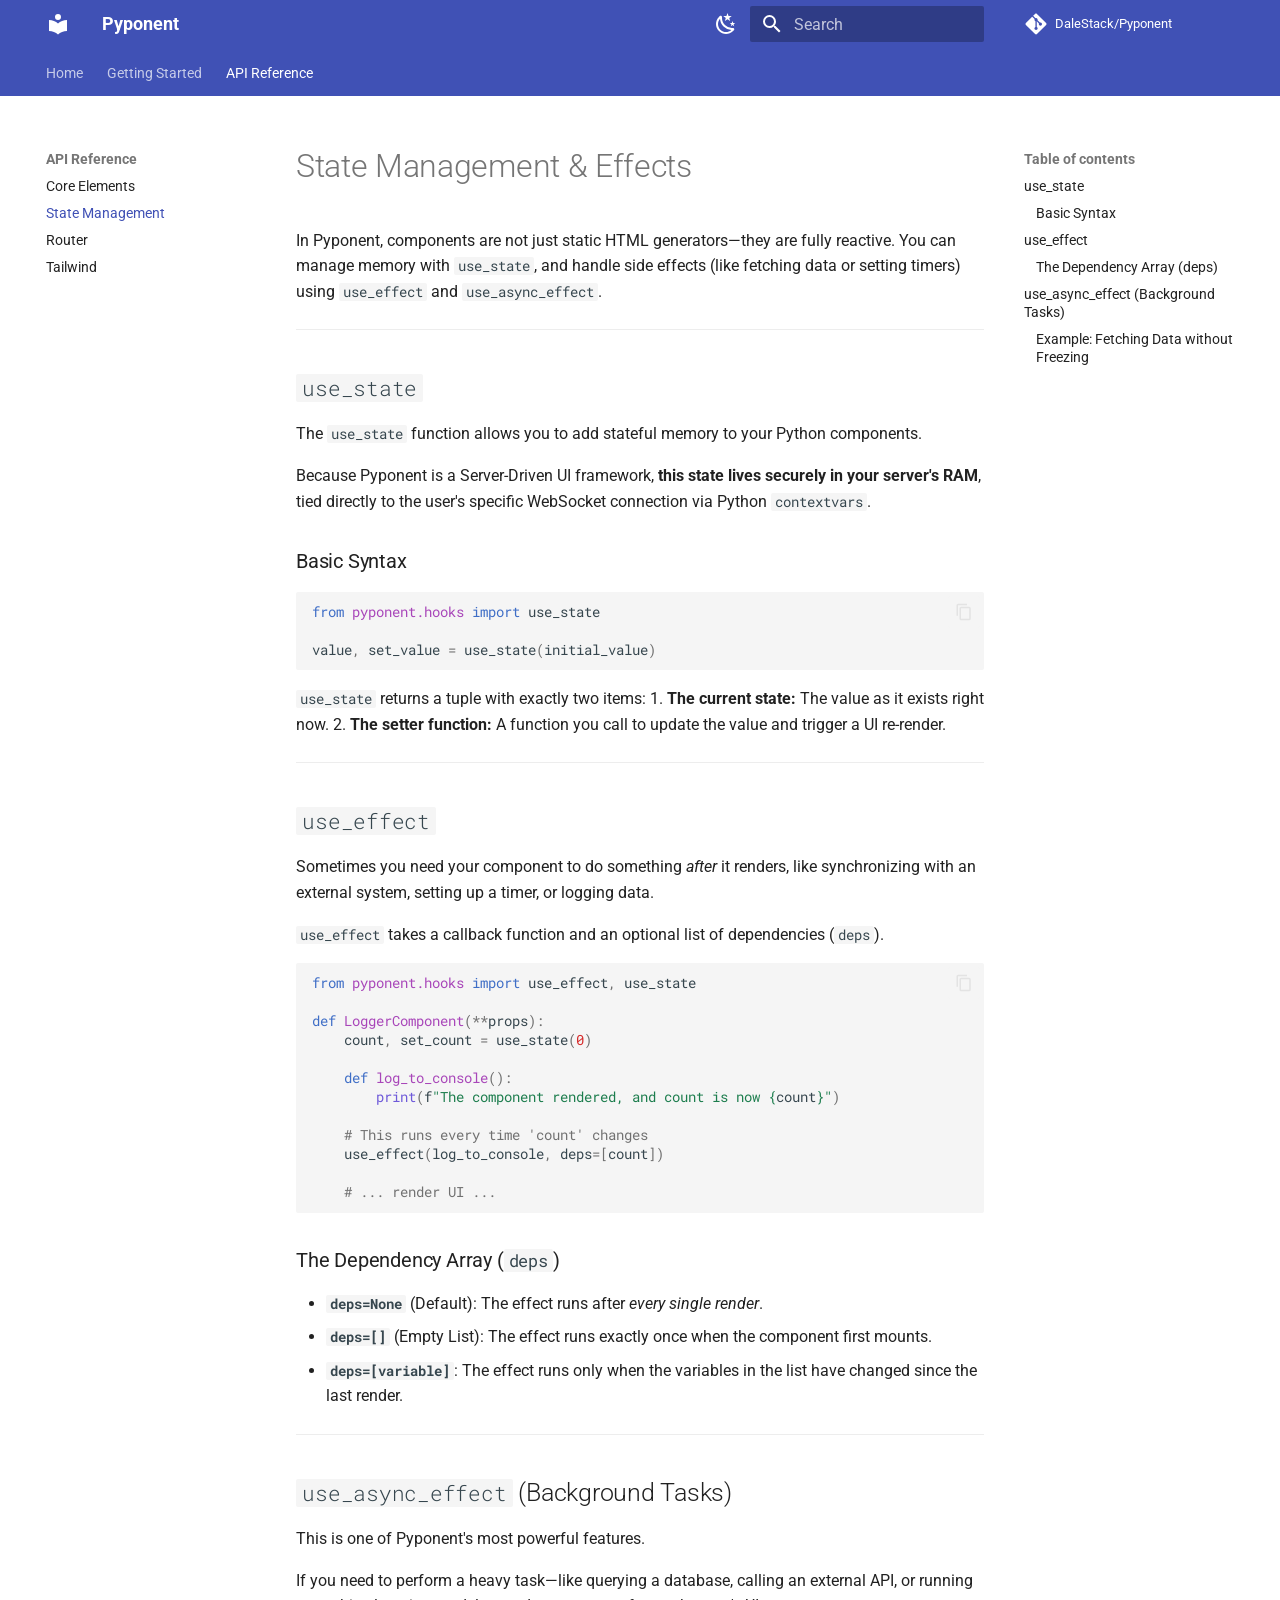
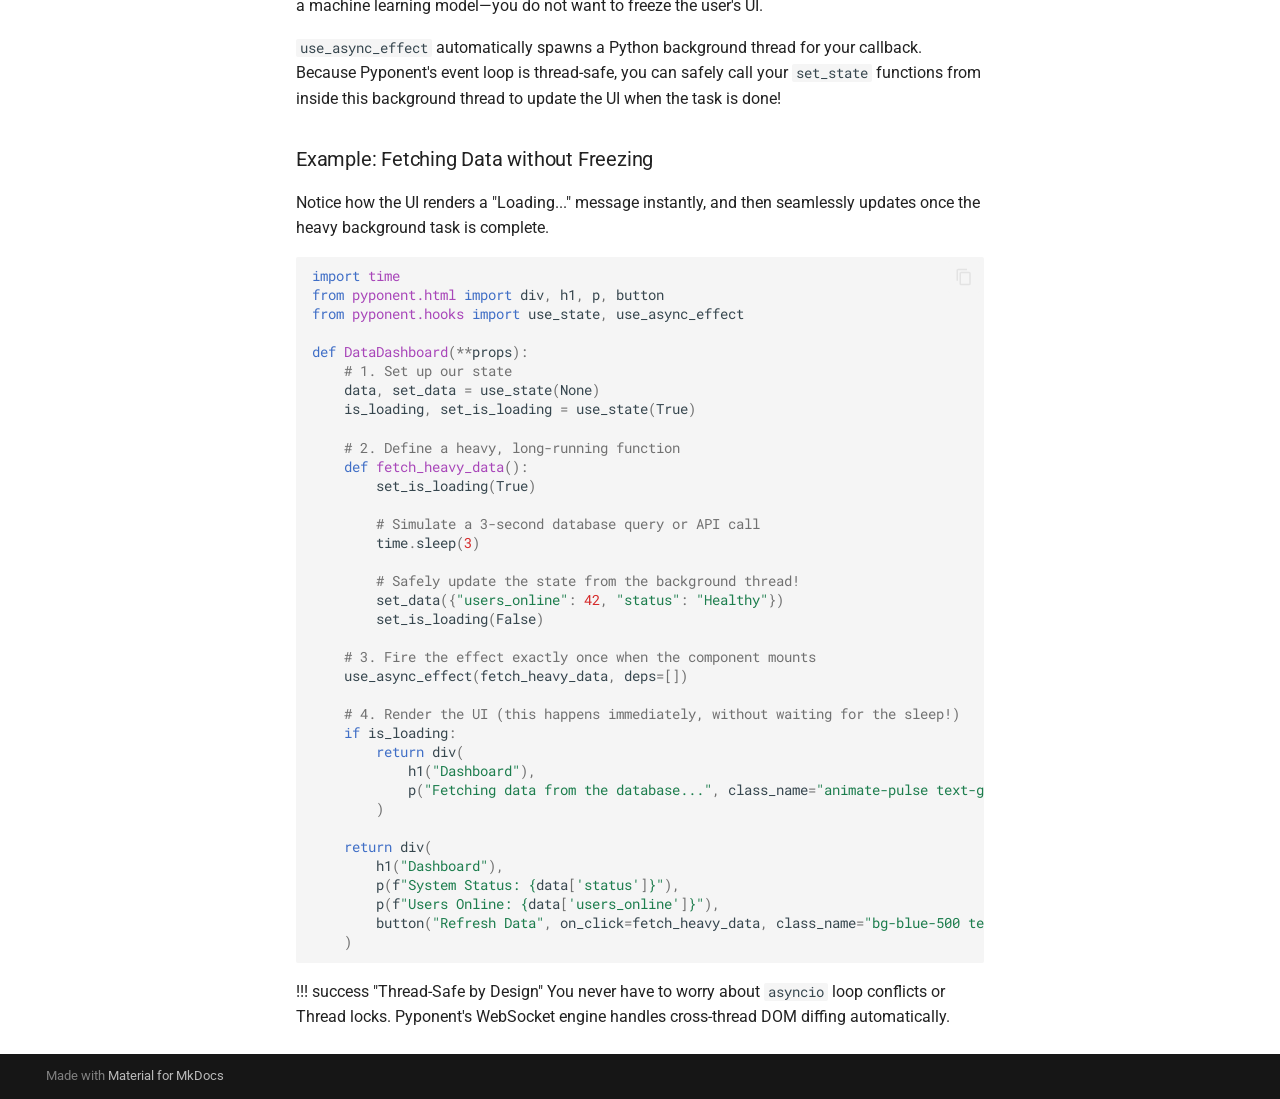
<file: api/hooks/index.html>
<!doctype html>
<html lang="en" class="no-js">
  <head>
    
      <meta charset="utf-8">
      <meta name="viewport" content="width=device-width,initial-scale=1">
      
        <meta name="description" content="a blazing-fast, Server-Driven UI (SDUI) framework for Python..">
      
      
        <meta name="author" content="dalestack">
      
      
      
        <link rel="prev" href="../html/">
      
      
        <link rel="next" href="../router/">
      
      
        
      
      
      <link rel="icon" href="../../assets/images/favicon.png">
      <meta name="generator" content="mkdocs-1.6.1, mkdocs-material-9.7.6">
    
    
      
        <title>State Management - Pyponent</title>
      
    
    
      <link rel="stylesheet" href="../../assets/stylesheets/main.484c7ddc.min.css">
      
        
        <link rel="stylesheet" href="../../assets/stylesheets/palette.ab4e12ef.min.css">
      
      


    
    
      
    
    
      
        
        
        <link rel="preconnect" href="https://fonts.gstatic.com" crossorigin>
        <link rel="stylesheet" href="https://fonts.googleapis.com/css?family=Roboto:300,300i,400,400i,700,700i%7CRoboto+Mono:400,400i,700,700i&display=fallback">
        <style>:root{--md-text-font:"Roboto";--md-code-font:"Roboto Mono"}</style>
      
    
    
    <script>__md_scope=new URL("../..",location),__md_hash=e=>[...e].reduce(((e,_)=>(e<<5)-e+_.charCodeAt(0)),0),__md_get=(e,_=localStorage,t=__md_scope)=>JSON.parse(_.getItem(t.pathname+"."+e)),__md_set=(e,_,t=localStorage,a=__md_scope)=>{try{t.setItem(a.pathname+"."+e,JSON.stringify(_))}catch(e){}}</script>
    
      

    
    
  </head>
  
  
    
    
      
    
    
    
    
    <body dir="ltr" data-md-color-scheme="default" data-md-color-primary="indigo" data-md-color-accent="deep-purple">
  
    
    <input class="md-toggle" data-md-toggle="drawer" type="checkbox" id="__drawer" autocomplete="off">
    <input class="md-toggle" data-md-toggle="search" type="checkbox" id="__search" autocomplete="off">
    <label class="md-overlay" for="__drawer"></label>
    <div data-md-component="skip">
      
        
        <a href="#state-management-effects" class="md-skip">
          Skip to content
        </a>
      
    </div>
    <div data-md-component="announce">
      
    </div>
    
    
      

<header class="md-header" data-md-component="header">
  <nav class="md-header__inner md-grid" aria-label="Header">
    <a href="../.." title="Pyponent" class="md-header__button md-logo" aria-label="Pyponent" data-md-component="logo">
      
  
  <svg xmlns="http://www.w3.org/2000/svg" viewBox="0 0 24 24"><path d="M12 8a3 3 0 0 0 3-3 3 3 0 0 0-3-3 3 3 0 0 0-3 3 3 3 0 0 0 3 3m0 3.54C9.64 9.35 6.5 8 3 8v11c3.5 0 6.64 1.35 9 3.54 2.36-2.19 5.5-3.54 9-3.54V8c-3.5 0-6.64 1.35-9 3.54"/></svg>

    </a>
    <label class="md-header__button md-icon" for="__drawer">
      
      <svg xmlns="http://www.w3.org/2000/svg" viewBox="0 0 24 24"><path d="M3 6h18v2H3zm0 5h18v2H3zm0 5h18v2H3z"/></svg>
    </label>
    <div class="md-header__title" data-md-component="header-title">
      <div class="md-header__ellipsis">
        <div class="md-header__topic">
          <span class="md-ellipsis">
            Pyponent
          </span>
        </div>
        <div class="md-header__topic" data-md-component="header-topic">
          <span class="md-ellipsis">
            
              State Management
            
          </span>
        </div>
      </div>
    </div>
    
      
        <form class="md-header__option" data-md-component="palette">
  
    
    
    
    <input class="md-option" data-md-color-media="(prefers-color-scheme: light)" data-md-color-scheme="default" data-md-color-primary="indigo" data-md-color-accent="deep-purple"  aria-label="Switch to dark mode"  type="radio" name="__palette" id="__palette_0">
    
      <label class="md-header__button md-icon" title="Switch to dark mode" for="__palette_1" hidden>
        <svg xmlns="http://www.w3.org/2000/svg" viewBox="0 0 24 24"><path d="m17.75 4.09-2.53 1.94.91 3.06-2.63-1.81-2.63 1.81.91-3.06-2.53-1.94L12.44 4l1.06-3 1.06 3zm3.5 6.91-1.64 1.25.59 1.98-1.7-1.17-1.7 1.17.59-1.98L15.75 11l2.06-.05L18.5 9l.69 1.95zm-2.28 4.95c.83-.08 1.72 1.1 1.19 1.85-.32.45-.66.87-1.08 1.27C15.17 23 8.84 23 4.94 19.07c-3.91-3.9-3.91-10.24 0-14.14.4-.4.82-.76 1.27-1.08.75-.53 1.93.36 1.85 1.19-.27 2.86.69 5.83 2.89 8.02a9.96 9.96 0 0 0 8.02 2.89m-1.64 2.02a12.08 12.08 0 0 1-7.8-3.47c-2.17-2.19-3.33-5-3.49-7.82-2.81 3.14-2.7 7.96.31 10.98 3.02 3.01 7.84 3.12 10.98.31"/></svg>
      </label>
    
  
    
    
    
    <input class="md-option" data-md-color-media="(prefers-color-scheme: dark)" data-md-color-scheme="slate" data-md-color-primary="indigo" data-md-color-accent="deep-purple"  aria-label="Switch to light mode"  type="radio" name="__palette" id="__palette_1">
    
      <label class="md-header__button md-icon" title="Switch to light mode" for="__palette_0" hidden>
        <svg xmlns="http://www.w3.org/2000/svg" viewBox="0 0 24 24"><path d="M12 7a5 5 0 0 1 5 5 5 5 0 0 1-5 5 5 5 0 0 1-5-5 5 5 0 0 1 5-5m0 2a3 3 0 0 0-3 3 3 3 0 0 0 3 3 3 3 0 0 0 3-3 3 3 0 0 0-3-3m0-7 2.39 3.42C13.65 5.15 12.84 5 12 5s-1.65.15-2.39.42zM3.34 7l4.16-.35A7.2 7.2 0 0 0 5.94 8.5c-.44.74-.69 1.5-.83 2.29zm.02 10 1.76-3.77a7.131 7.131 0 0 0 2.38 4.14zM20.65 7l-1.77 3.79a7.02 7.02 0 0 0-2.38-4.15zm-.01 10-4.14.36c.59-.51 1.12-1.14 1.54-1.86.42-.73.69-1.5.83-2.29zM12 22l-2.41-3.44c.74.27 1.55.44 2.41.44.82 0 1.63-.17 2.37-.44z"/></svg>
      </label>
    
  
</form>
      
    
    
      <script>var palette=__md_get("__palette");if(palette&&palette.color){if("(prefers-color-scheme)"===palette.color.media){var media=matchMedia("(prefers-color-scheme: light)"),input=document.querySelector(media.matches?"[data-md-color-media='(prefers-color-scheme: light)']":"[data-md-color-media='(prefers-color-scheme: dark)']");palette.color.media=input.getAttribute("data-md-color-media"),palette.color.scheme=input.getAttribute("data-md-color-scheme"),palette.color.primary=input.getAttribute("data-md-color-primary"),palette.color.accent=input.getAttribute("data-md-color-accent")}for(var[key,value]of Object.entries(palette.color))document.body.setAttribute("data-md-color-"+key,value)}</script>
    
    
    
      
      
        <label class="md-header__button md-icon" for="__search">
          
          <svg xmlns="http://www.w3.org/2000/svg" viewBox="0 0 24 24"><path d="M9.5 3A6.5 6.5 0 0 1 16 9.5c0 1.61-.59 3.09-1.56 4.23l.27.27h.79l5 5-1.5 1.5-5-5v-.79l-.27-.27A6.52 6.52 0 0 1 9.5 16 6.5 6.5 0 0 1 3 9.5 6.5 6.5 0 0 1 9.5 3m0 2C7 5 5 7 5 9.5S7 14 9.5 14 14 12 14 9.5 12 5 9.5 5"/></svg>
        </label>
        <div class="md-search" data-md-component="search" role="dialog">
  <label class="md-search__overlay" for="__search"></label>
  <div class="md-search__inner" role="search">
    <form class="md-search__form" name="search">
      <input type="text" class="md-search__input" name="query" aria-label="Search" placeholder="Search" autocapitalize="off" autocorrect="off" autocomplete="off" spellcheck="false" data-md-component="search-query" required>
      <label class="md-search__icon md-icon" for="__search">
        
        <svg xmlns="http://www.w3.org/2000/svg" viewBox="0 0 24 24"><path d="M9.5 3A6.5 6.5 0 0 1 16 9.5c0 1.61-.59 3.09-1.56 4.23l.27.27h.79l5 5-1.5 1.5-5-5v-.79l-.27-.27A6.52 6.52 0 0 1 9.5 16 6.5 6.5 0 0 1 3 9.5 6.5 6.5 0 0 1 9.5 3m0 2C7 5 5 7 5 9.5S7 14 9.5 14 14 12 14 9.5 12 5 9.5 5"/></svg>
        
        <svg xmlns="http://www.w3.org/2000/svg" viewBox="0 0 24 24"><path d="M20 11v2H8l5.5 5.5-1.42 1.42L4.16 12l7.92-7.92L13.5 5.5 8 11z"/></svg>
      </label>
      <nav class="md-search__options" aria-label="Search">
        
        <button type="reset" class="md-search__icon md-icon" title="Clear" aria-label="Clear" tabindex="-1">
          
          <svg xmlns="http://www.w3.org/2000/svg" viewBox="0 0 24 24"><path d="M19 6.41 17.59 5 12 10.59 6.41 5 5 6.41 10.59 12 5 17.59 6.41 19 12 13.41 17.59 19 19 17.59 13.41 12z"/></svg>
        </button>
      </nav>
      
    </form>
    <div class="md-search__output">
      <div class="md-search__scrollwrap" tabindex="0" data-md-scrollfix>
        <div class="md-search-result" data-md-component="search-result">
          <div class="md-search-result__meta">
            Initializing search
          </div>
          <ol class="md-search-result__list" role="presentation"></ol>
        </div>
      </div>
    </div>
  </div>
</div>
      
    
    
      <div class="md-header__source">
        <a href="https://github.com/DaleStack/Pyponent" title="Go to repository" class="md-source" data-md-component="source">
  <div class="md-source__icon md-icon">
    
    <svg xmlns="http://www.w3.org/2000/svg" viewBox="0 0 448 512"><!--! Font Awesome Free 7.1.0 by @fontawesome - https://fontawesome.com License - https://fontawesome.com/license/free (Icons: CC BY 4.0, Fonts: SIL OFL 1.1, Code: MIT License) Copyright 2025 Fonticons, Inc.--><path d="M439.6 236.1 244 40.5c-5.4-5.5-12.8-8.5-20.4-8.5s-15 3-20.4 8.4L162.5 81l51.5 51.5c27.1-9.1 52.7 16.8 43.4 43.7l49.7 49.7c34.2-11.8 61.2 31 35.5 56.7-26.5 26.5-70.2-2.9-56-37.3L240.3 199v121.9c25.3 12.5 22.3 41.8 9.1 55-6.4 6.4-15.2 10.1-24.3 10.1s-17.8-3.6-24.3-10.1c-17.6-17.6-11.1-46.9 11.2-56v-123c-20.8-8.5-24.6-30.7-18.6-45L142.6 101 8.5 235.1C3 240.6 0 247.9 0 255.5s3 15 8.5 20.4l195.6 195.7c5.4 5.4 12.7 8.4 20.4 8.4s15-3 20.4-8.4l194.7-194.7c5.4-5.4 8.4-12.8 8.4-20.4s-3-15-8.4-20.4"/></svg>
  </div>
  <div class="md-source__repository">
    DaleStack/Pyponent
  </div>
</a>
      </div>
    
  </nav>
  
</header>
    
    <div class="md-container" data-md-component="container">
      
      
        
          
            
<nav class="md-tabs" aria-label="Tabs" data-md-component="tabs">
  <div class="md-grid">
    <ul class="md-tabs__list">
      
        
  
  
  
  
    <li class="md-tabs__item">
      <a href="../.." class="md-tabs__link">
        
  
  
    
  
  Home

      </a>
    </li>
  

      
        
  
  
  
  
    
    
      <li class="md-tabs__item">
        <a href="../../getting-started/installation/" class="md-tabs__link">
          
  
  
  Getting Started

        </a>
      </li>
    
  

      
        
  
  
  
    
  
  
    
    
      <li class="md-tabs__item md-tabs__item--active">
        <a href="../html/" class="md-tabs__link">
          
  
  
  API Reference

        </a>
      </li>
    
  

      
    </ul>
  </div>
</nav>
          
        
      
      <main class="md-main" data-md-component="main">
        <div class="md-main__inner md-grid">
          
            
              
              <div class="md-sidebar md-sidebar--primary" data-md-component="sidebar" data-md-type="navigation" >
                <div class="md-sidebar__scrollwrap">
                  <div class="md-sidebar__inner">
                    


  


<nav class="md-nav md-nav--primary md-nav--lifted" aria-label="Navigation" data-md-level="0">
  <label class="md-nav__title" for="__drawer">
    <a href="../.." title="Pyponent" class="md-nav__button md-logo" aria-label="Pyponent" data-md-component="logo">
      
  
  <svg xmlns="http://www.w3.org/2000/svg" viewBox="0 0 24 24"><path d="M12 8a3 3 0 0 0 3-3 3 3 0 0 0-3-3 3 3 0 0 0-3 3 3 3 0 0 0 3 3m0 3.54C9.64 9.35 6.5 8 3 8v11c3.5 0 6.64 1.35 9 3.54 2.36-2.19 5.5-3.54 9-3.54V8c-3.5 0-6.64 1.35-9 3.54"/></svg>

    </a>
    Pyponent
  </label>
  
    <div class="md-nav__source">
      <a href="https://github.com/DaleStack/Pyponent" title="Go to repository" class="md-source" data-md-component="source">
  <div class="md-source__icon md-icon">
    
    <svg xmlns="http://www.w3.org/2000/svg" viewBox="0 0 448 512"><!--! Font Awesome Free 7.1.0 by @fontawesome - https://fontawesome.com License - https://fontawesome.com/license/free (Icons: CC BY 4.0, Fonts: SIL OFL 1.1, Code: MIT License) Copyright 2025 Fonticons, Inc.--><path d="M439.6 236.1 244 40.5c-5.4-5.5-12.8-8.5-20.4-8.5s-15 3-20.4 8.4L162.5 81l51.5 51.5c27.1-9.1 52.7 16.8 43.4 43.7l49.7 49.7c34.2-11.8 61.2 31 35.5 56.7-26.5 26.5-70.2-2.9-56-37.3L240.3 199v121.9c25.3 12.5 22.3 41.8 9.1 55-6.4 6.4-15.2 10.1-24.3 10.1s-17.8-3.6-24.3-10.1c-17.6-17.6-11.1-46.9 11.2-56v-123c-20.8-8.5-24.6-30.7-18.6-45L142.6 101 8.5 235.1C3 240.6 0 247.9 0 255.5s3 15 8.5 20.4l195.6 195.7c5.4 5.4 12.7 8.4 20.4 8.4s15-3 20.4-8.4l194.7-194.7c5.4-5.4 8.4-12.8 8.4-20.4s-3-15-8.4-20.4"/></svg>
  </div>
  <div class="md-source__repository">
    DaleStack/Pyponent
  </div>
</a>
    </div>
  
  <ul class="md-nav__list" data-md-scrollfix>
    
      
      
  
  
  
  
    <li class="md-nav__item">
      <a href="../.." class="md-nav__link">
        
  
  
  <span class="md-ellipsis">
    
  
    Home
  

    
  </span>
  
  

      </a>
    </li>
  

    
      
      
  
  
  
  
    
    
    
    
      
      
        
      
    
    
    <li class="md-nav__item md-nav__item--nested">
      
        
        
        <input class="md-nav__toggle md-toggle " type="checkbox" id="__nav_2" >
        
          
          <label class="md-nav__link" for="__nav_2" id="__nav_2_label" tabindex="0">
            
  
  
  <span class="md-ellipsis">
    
  
    Getting Started
  

    
  </span>
  
  

            <span class="md-nav__icon md-icon"></span>
          </label>
        
        <nav class="md-nav" data-md-level="1" aria-labelledby="__nav_2_label" aria-expanded="false">
          <label class="md-nav__title" for="__nav_2">
            <span class="md-nav__icon md-icon"></span>
            
  
    Getting Started
  

          </label>
          <ul class="md-nav__list" data-md-scrollfix>
            
              
                
  
  
  
  
    <li class="md-nav__item">
      <a href="../../getting-started/installation/" class="md-nav__link">
        
  
  
  <span class="md-ellipsis">
    
  
    Installation
  

    
  </span>
  
  

      </a>
    </li>
  

              
            
              
                
  
  
  
  
    <li class="md-nav__item">
      <a href="../../getting-started/quickstart/" class="md-nav__link">
        
  
  
  <span class="md-ellipsis">
    
  
    Quickstart
  

    
  </span>
  
  

      </a>
    </li>
  

              
            
          </ul>
        </nav>
      
    </li>
  

    
      
      
  
  
    
  
  
  
    
    
    
    
      
        
        
      
      
        
      
    
    
    <li class="md-nav__item md-nav__item--active md-nav__item--section md-nav__item--nested">
      
        
        
        <input class="md-nav__toggle md-toggle " type="checkbox" id="__nav_3" checked>
        
          
          <label class="md-nav__link" for="__nav_3" id="__nav_3_label" tabindex="">
            
  
  
  <span class="md-ellipsis">
    
  
    API Reference
  

    
  </span>
  
  

            <span class="md-nav__icon md-icon"></span>
          </label>
        
        <nav class="md-nav" data-md-level="1" aria-labelledby="__nav_3_label" aria-expanded="true">
          <label class="md-nav__title" for="__nav_3">
            <span class="md-nav__icon md-icon"></span>
            
  
    API Reference
  

          </label>
          <ul class="md-nav__list" data-md-scrollfix>
            
              
                
  
  
  
  
    <li class="md-nav__item">
      <a href="../html/" class="md-nav__link">
        
  
  
  <span class="md-ellipsis">
    
  
    Core Elements
  

    
  </span>
  
  

      </a>
    </li>
  

              
            
              
                
  
  
    
  
  
  
    <li class="md-nav__item md-nav__item--active">
      
      <input class="md-nav__toggle md-toggle" type="checkbox" id="__toc">
      
      
        
      
      
        <label class="md-nav__link md-nav__link--active" for="__toc">
          
  
  
  <span class="md-ellipsis">
    
  
    State Management
  

    
  </span>
  
  

          <span class="md-nav__icon md-icon"></span>
        </label>
      
      <a href="./" class="md-nav__link md-nav__link--active">
        
  
  
  <span class="md-ellipsis">
    
  
    State Management
  

    
  </span>
  
  

      </a>
      
        

<nav class="md-nav md-nav--secondary" aria-label="Table of contents">
  
  
  
    
  
  
    <label class="md-nav__title" for="__toc">
      <span class="md-nav__icon md-icon"></span>
      Table of contents
    </label>
    <ul class="md-nav__list" data-md-component="toc" data-md-scrollfix>
      
        <li class="md-nav__item">
  <a href="#use_state" class="md-nav__link">
    <span class="md-ellipsis">
      
        use_state
      
    </span>
  </a>
  
    <nav class="md-nav" aria-label="use_state">
      <ul class="md-nav__list">
        
          <li class="md-nav__item">
  <a href="#basic-syntax" class="md-nav__link">
    <span class="md-ellipsis">
      
        Basic Syntax
      
    </span>
  </a>
  
</li>
        
      </ul>
    </nav>
  
</li>
      
        <li class="md-nav__item">
  <a href="#use_effect" class="md-nav__link">
    <span class="md-ellipsis">
      
        use_effect
      
    </span>
  </a>
  
    <nav class="md-nav" aria-label="use_effect">
      <ul class="md-nav__list">
        
          <li class="md-nav__item">
  <a href="#the-dependency-array-deps" class="md-nav__link">
    <span class="md-ellipsis">
      
        The Dependency Array (deps)
      
    </span>
  </a>
  
</li>
        
      </ul>
    </nav>
  
</li>
      
        <li class="md-nav__item">
  <a href="#use_async_effect-background-tasks" class="md-nav__link">
    <span class="md-ellipsis">
      
        use_async_effect (Background Tasks)
      
    </span>
  </a>
  
    <nav class="md-nav" aria-label="use_async_effect (Background Tasks)">
      <ul class="md-nav__list">
        
          <li class="md-nav__item">
  <a href="#example-fetching-data-without-freezing" class="md-nav__link">
    <span class="md-ellipsis">
      
        Example: Fetching Data without Freezing
      
    </span>
  </a>
  
</li>
        
      </ul>
    </nav>
  
</li>
      
    </ul>
  
</nav>
      
    </li>
  

              
            
              
                
  
  
  
  
    <li class="md-nav__item">
      <a href="../router/" class="md-nav__link">
        
  
  
  <span class="md-ellipsis">
    
  
    Router
  

    
  </span>
  
  

      </a>
    </li>
  

              
            
              
                
  
  
  
  
    <li class="md-nav__item">
      <a href="../tailwind/" class="md-nav__link">
        
  
  
  <span class="md-ellipsis">
    
  
    Tailwind
  

    
  </span>
  
  

      </a>
    </li>
  

              
            
          </ul>
        </nav>
      
    </li>
  

    
  </ul>
</nav>
                  </div>
                </div>
              </div>
            
            
              
              <div class="md-sidebar md-sidebar--secondary" data-md-component="sidebar" data-md-type="toc" >
                <div class="md-sidebar__scrollwrap">
                  <div class="md-sidebar__inner">
                    

<nav class="md-nav md-nav--secondary" aria-label="Table of contents">
  
  
  
    
  
  
    <label class="md-nav__title" for="__toc">
      <span class="md-nav__icon md-icon"></span>
      Table of contents
    </label>
    <ul class="md-nav__list" data-md-component="toc" data-md-scrollfix>
      
        <li class="md-nav__item">
  <a href="#use_state" class="md-nav__link">
    <span class="md-ellipsis">
      
        use_state
      
    </span>
  </a>
  
    <nav class="md-nav" aria-label="use_state">
      <ul class="md-nav__list">
        
          <li class="md-nav__item">
  <a href="#basic-syntax" class="md-nav__link">
    <span class="md-ellipsis">
      
        Basic Syntax
      
    </span>
  </a>
  
</li>
        
      </ul>
    </nav>
  
</li>
      
        <li class="md-nav__item">
  <a href="#use_effect" class="md-nav__link">
    <span class="md-ellipsis">
      
        use_effect
      
    </span>
  </a>
  
    <nav class="md-nav" aria-label="use_effect">
      <ul class="md-nav__list">
        
          <li class="md-nav__item">
  <a href="#the-dependency-array-deps" class="md-nav__link">
    <span class="md-ellipsis">
      
        The Dependency Array (deps)
      
    </span>
  </a>
  
</li>
        
      </ul>
    </nav>
  
</li>
      
        <li class="md-nav__item">
  <a href="#use_async_effect-background-tasks" class="md-nav__link">
    <span class="md-ellipsis">
      
        use_async_effect (Background Tasks)
      
    </span>
  </a>
  
    <nav class="md-nav" aria-label="use_async_effect (Background Tasks)">
      <ul class="md-nav__list">
        
          <li class="md-nav__item">
  <a href="#example-fetching-data-without-freezing" class="md-nav__link">
    <span class="md-ellipsis">
      
        Example: Fetching Data without Freezing
      
    </span>
  </a>
  
</li>
        
      </ul>
    </nav>
  
</li>
      
    </ul>
  
</nav>
                  </div>
                </div>
              </div>
            
          
          
            <div class="md-content" data-md-component="content">
              
              <article class="md-content__inner md-typeset">
                
                  


  
  


<h1 id="state-management-effects">State Management &amp; Effects</h1>
<p>In Pyponent, components are not just static HTML generators—they are fully reactive. You can manage memory with <code>use_state</code>, and handle side effects (like fetching data or setting timers) using <code>use_effect</code> and <code>use_async_effect</code>.</p>
<hr />
<h2 id="use_state"><code>use_state</code></h2>
<p>The <code>use_state</code> function allows you to add stateful memory to your Python components. </p>
<p>Because Pyponent is a Server-Driven UI framework, <strong>this state lives securely in your server's RAM</strong>, tied directly to the user's specific WebSocket connection via Python <code>contextvars</code>. </p>
<h3 id="basic-syntax">Basic Syntax</h3>
<div class="highlight"><pre><span></span><code><a id="__codelineno-0-1" name="__codelineno-0-1" href="#__codelineno-0-1"></a><span class="kn">from</span><span class="w"> </span><span class="nn">pyponent.hooks</span><span class="w"> </span><span class="kn">import</span> <span class="n">use_state</span>
<a id="__codelineno-0-2" name="__codelineno-0-2" href="#__codelineno-0-2"></a>
<a id="__codelineno-0-3" name="__codelineno-0-3" href="#__codelineno-0-3"></a><span class="n">value</span><span class="p">,</span> <span class="n">set_value</span> <span class="o">=</span> <span class="n">use_state</span><span class="p">(</span><span class="n">initial_value</span><span class="p">)</span>
</code></pre></div>
<p><code>use_state</code> returns a tuple with exactly two items:
1. <strong>The current state:</strong> The value as it exists right now.
2. <strong>The setter function:</strong> A function you call to update the value and trigger a UI re-render.</p>
<hr />
<h2 id="use_effect"><code>use_effect</code></h2>
<p>Sometimes you need your component to do something <em>after</em> it renders, like synchronizing with an external system, setting up a timer, or logging data. </p>
<p><code>use_effect</code> takes a callback function and an optional list of dependencies (<code>deps</code>).</p>
<div class="highlight"><pre><span></span><code><a id="__codelineno-1-1" name="__codelineno-1-1" href="#__codelineno-1-1"></a><span class="kn">from</span><span class="w"> </span><span class="nn">pyponent.hooks</span><span class="w"> </span><span class="kn">import</span> <span class="n">use_effect</span><span class="p">,</span> <span class="n">use_state</span>
<a id="__codelineno-1-2" name="__codelineno-1-2" href="#__codelineno-1-2"></a>
<a id="__codelineno-1-3" name="__codelineno-1-3" href="#__codelineno-1-3"></a><span class="k">def</span><span class="w"> </span><span class="nf">LoggerComponent</span><span class="p">(</span><span class="o">**</span><span class="n">props</span><span class="p">):</span>
<a id="__codelineno-1-4" name="__codelineno-1-4" href="#__codelineno-1-4"></a>    <span class="n">count</span><span class="p">,</span> <span class="n">set_count</span> <span class="o">=</span> <span class="n">use_state</span><span class="p">(</span><span class="mi">0</span><span class="p">)</span>
<a id="__codelineno-1-5" name="__codelineno-1-5" href="#__codelineno-1-5"></a>
<a id="__codelineno-1-6" name="__codelineno-1-6" href="#__codelineno-1-6"></a>    <span class="k">def</span><span class="w"> </span><span class="nf">log_to_console</span><span class="p">():</span>
<a id="__codelineno-1-7" name="__codelineno-1-7" href="#__codelineno-1-7"></a>        <span class="nb">print</span><span class="p">(</span><span class="sa">f</span><span class="s2">&quot;The component rendered, and count is now </span><span class="si">{</span><span class="n">count</span><span class="si">}</span><span class="s2">&quot;</span><span class="p">)</span>
<a id="__codelineno-1-8" name="__codelineno-1-8" href="#__codelineno-1-8"></a>
<a id="__codelineno-1-9" name="__codelineno-1-9" href="#__codelineno-1-9"></a>    <span class="c1"># This runs every time &#39;count&#39; changes</span>
<a id="__codelineno-1-10" name="__codelineno-1-10" href="#__codelineno-1-10"></a>    <span class="n">use_effect</span><span class="p">(</span><span class="n">log_to_console</span><span class="p">,</span> <span class="n">deps</span><span class="o">=</span><span class="p">[</span><span class="n">count</span><span class="p">])</span>
<a id="__codelineno-1-11" name="__codelineno-1-11" href="#__codelineno-1-11"></a>
<a id="__codelineno-1-12" name="__codelineno-1-12" href="#__codelineno-1-12"></a>    <span class="c1"># ... render UI ...</span>
</code></pre></div>
<h3 id="the-dependency-array-deps">The Dependency Array (<code>deps</code>)</h3>
<ul>
<li><strong><code>deps=None</code></strong> (Default): The effect runs after <em>every single render</em>.</li>
<li><strong><code>deps=[]</code></strong> (Empty List): The effect runs exactly once when the component first mounts.</li>
<li><strong><code>deps=[variable]</code></strong>: The effect runs only when the variables in the list have changed since the last render.</li>
</ul>
<hr />
<h2 id="use_async_effect-background-tasks"><code>use_async_effect</code> (Background Tasks)</h2>
<p>This is one of Pyponent's most powerful features. </p>
<p>If you need to perform a heavy task—like querying a database, calling an external API, or running a machine learning model—you do not want to freeze the user's UI. </p>
<p><code>use_async_effect</code> automatically spawns a Python background thread for your callback. Because Pyponent's event loop is thread-safe, you can safely call your <code>set_state</code> functions from inside this background thread to update the UI when the task is done!</p>
<h3 id="example-fetching-data-without-freezing">Example: Fetching Data without Freezing</h3>
<p>Notice how the UI renders a "Loading..." message instantly, and then seamlessly updates once the heavy background task is complete.</p>
<div class="highlight"><pre><span></span><code><a id="__codelineno-2-1" name="__codelineno-2-1" href="#__codelineno-2-1"></a><span class="kn">import</span><span class="w"> </span><span class="nn">time</span>
<a id="__codelineno-2-2" name="__codelineno-2-2" href="#__codelineno-2-2"></a><span class="kn">from</span><span class="w"> </span><span class="nn">pyponent.html</span><span class="w"> </span><span class="kn">import</span> <span class="n">div</span><span class="p">,</span> <span class="n">h1</span><span class="p">,</span> <span class="n">p</span><span class="p">,</span> <span class="n">button</span>
<a id="__codelineno-2-3" name="__codelineno-2-3" href="#__codelineno-2-3"></a><span class="kn">from</span><span class="w"> </span><span class="nn">pyponent.hooks</span><span class="w"> </span><span class="kn">import</span> <span class="n">use_state</span><span class="p">,</span> <span class="n">use_async_effect</span>
<a id="__codelineno-2-4" name="__codelineno-2-4" href="#__codelineno-2-4"></a>
<a id="__codelineno-2-5" name="__codelineno-2-5" href="#__codelineno-2-5"></a><span class="k">def</span><span class="w"> </span><span class="nf">DataDashboard</span><span class="p">(</span><span class="o">**</span><span class="n">props</span><span class="p">):</span>
<a id="__codelineno-2-6" name="__codelineno-2-6" href="#__codelineno-2-6"></a>    <span class="c1"># 1. Set up our state</span>
<a id="__codelineno-2-7" name="__codelineno-2-7" href="#__codelineno-2-7"></a>    <span class="n">data</span><span class="p">,</span> <span class="n">set_data</span> <span class="o">=</span> <span class="n">use_state</span><span class="p">(</span><span class="kc">None</span><span class="p">)</span>
<a id="__codelineno-2-8" name="__codelineno-2-8" href="#__codelineno-2-8"></a>    <span class="n">is_loading</span><span class="p">,</span> <span class="n">set_is_loading</span> <span class="o">=</span> <span class="n">use_state</span><span class="p">(</span><span class="kc">True</span><span class="p">)</span>
<a id="__codelineno-2-9" name="__codelineno-2-9" href="#__codelineno-2-9"></a>
<a id="__codelineno-2-10" name="__codelineno-2-10" href="#__codelineno-2-10"></a>    <span class="c1"># 2. Define a heavy, long-running function</span>
<a id="__codelineno-2-11" name="__codelineno-2-11" href="#__codelineno-2-11"></a>    <span class="k">def</span><span class="w"> </span><span class="nf">fetch_heavy_data</span><span class="p">():</span>
<a id="__codelineno-2-12" name="__codelineno-2-12" href="#__codelineno-2-12"></a>        <span class="n">set_is_loading</span><span class="p">(</span><span class="kc">True</span><span class="p">)</span>
<a id="__codelineno-2-13" name="__codelineno-2-13" href="#__codelineno-2-13"></a>
<a id="__codelineno-2-14" name="__codelineno-2-14" href="#__codelineno-2-14"></a>        <span class="c1"># Simulate a 3-second database query or API call</span>
<a id="__codelineno-2-15" name="__codelineno-2-15" href="#__codelineno-2-15"></a>        <span class="n">time</span><span class="o">.</span><span class="n">sleep</span><span class="p">(</span><span class="mi">3</span><span class="p">)</span> 
<a id="__codelineno-2-16" name="__codelineno-2-16" href="#__codelineno-2-16"></a>
<a id="__codelineno-2-17" name="__codelineno-2-17" href="#__codelineno-2-17"></a>        <span class="c1"># Safely update the state from the background thread!</span>
<a id="__codelineno-2-18" name="__codelineno-2-18" href="#__codelineno-2-18"></a>        <span class="n">set_data</span><span class="p">({</span><span class="s2">&quot;users_online&quot;</span><span class="p">:</span> <span class="mi">42</span><span class="p">,</span> <span class="s2">&quot;status&quot;</span><span class="p">:</span> <span class="s2">&quot;Healthy&quot;</span><span class="p">})</span>
<a id="__codelineno-2-19" name="__codelineno-2-19" href="#__codelineno-2-19"></a>        <span class="n">set_is_loading</span><span class="p">(</span><span class="kc">False</span><span class="p">)</span>
<a id="__codelineno-2-20" name="__codelineno-2-20" href="#__codelineno-2-20"></a>
<a id="__codelineno-2-21" name="__codelineno-2-21" href="#__codelineno-2-21"></a>    <span class="c1"># 3. Fire the effect exactly once when the component mounts</span>
<a id="__codelineno-2-22" name="__codelineno-2-22" href="#__codelineno-2-22"></a>    <span class="n">use_async_effect</span><span class="p">(</span><span class="n">fetch_heavy_data</span><span class="p">,</span> <span class="n">deps</span><span class="o">=</span><span class="p">[])</span>
<a id="__codelineno-2-23" name="__codelineno-2-23" href="#__codelineno-2-23"></a>
<a id="__codelineno-2-24" name="__codelineno-2-24" href="#__codelineno-2-24"></a>    <span class="c1"># 4. Render the UI (this happens immediately, without waiting for the sleep!)</span>
<a id="__codelineno-2-25" name="__codelineno-2-25" href="#__codelineno-2-25"></a>    <span class="k">if</span> <span class="n">is_loading</span><span class="p">:</span>
<a id="__codelineno-2-26" name="__codelineno-2-26" href="#__codelineno-2-26"></a>        <span class="k">return</span> <span class="n">div</span><span class="p">(</span>
<a id="__codelineno-2-27" name="__codelineno-2-27" href="#__codelineno-2-27"></a>            <span class="n">h1</span><span class="p">(</span><span class="s2">&quot;Dashboard&quot;</span><span class="p">),</span>
<a id="__codelineno-2-28" name="__codelineno-2-28" href="#__codelineno-2-28"></a>            <span class="n">p</span><span class="p">(</span><span class="s2">&quot;Fetching data from the database...&quot;</span><span class="p">,</span> <span class="n">class_name</span><span class="o">=</span><span class="s2">&quot;animate-pulse text-gray-500&quot;</span><span class="p">)</span>
<a id="__codelineno-2-29" name="__codelineno-2-29" href="#__codelineno-2-29"></a>        <span class="p">)</span>
<a id="__codelineno-2-30" name="__codelineno-2-30" href="#__codelineno-2-30"></a>
<a id="__codelineno-2-31" name="__codelineno-2-31" href="#__codelineno-2-31"></a>    <span class="k">return</span> <span class="n">div</span><span class="p">(</span>
<a id="__codelineno-2-32" name="__codelineno-2-32" href="#__codelineno-2-32"></a>        <span class="n">h1</span><span class="p">(</span><span class="s2">&quot;Dashboard&quot;</span><span class="p">),</span>
<a id="__codelineno-2-33" name="__codelineno-2-33" href="#__codelineno-2-33"></a>        <span class="n">p</span><span class="p">(</span><span class="sa">f</span><span class="s2">&quot;System Status: </span><span class="si">{</span><span class="n">data</span><span class="p">[</span><span class="s1">&#39;status&#39;</span><span class="p">]</span><span class="si">}</span><span class="s2">&quot;</span><span class="p">),</span>
<a id="__codelineno-2-34" name="__codelineno-2-34" href="#__codelineno-2-34"></a>        <span class="n">p</span><span class="p">(</span><span class="sa">f</span><span class="s2">&quot;Users Online: </span><span class="si">{</span><span class="n">data</span><span class="p">[</span><span class="s1">&#39;users_online&#39;</span><span class="p">]</span><span class="si">}</span><span class="s2">&quot;</span><span class="p">),</span>
<a id="__codelineno-2-35" name="__codelineno-2-35" href="#__codelineno-2-35"></a>        <span class="n">button</span><span class="p">(</span><span class="s2">&quot;Refresh Data&quot;</span><span class="p">,</span> <span class="n">on_click</span><span class="o">=</span><span class="n">fetch_heavy_data</span><span class="p">,</span> <span class="n">class_name</span><span class="o">=</span><span class="s2">&quot;bg-blue-500 text-white p-2&quot;</span><span class="p">)</span>
<a id="__codelineno-2-36" name="__codelineno-2-36" href="#__codelineno-2-36"></a>    <span class="p">)</span>
</code></pre></div>
<p>!!! success "Thread-Safe by Design"
    You never have to worry about <code>asyncio</code> loop conflicts or Thread locks. Pyponent's WebSocket engine handles cross-thread DOM diffing automatically.</p>












                
              </article>
            </div>
          
          
<script>var target=document.getElementById(location.hash.slice(1));target&&target.name&&(target.checked=target.name.startsWith("__tabbed_"))</script>
        </div>
        
      </main>
      
        <footer class="md-footer">
  
  <div class="md-footer-meta md-typeset">
    <div class="md-footer-meta__inner md-grid">
      <div class="md-copyright">
  
  
    Made with
    <a href="https://squidfunk.github.io/mkdocs-material/" target="_blank" rel="noopener">
      Material for MkDocs
    </a>
  
</div>
      
    </div>
  </div>
</footer>
      
    </div>
    <div class="md-dialog" data-md-component="dialog">
      <div class="md-dialog__inner md-typeset"></div>
    </div>
    
    
    
      
      
      <script id="__config" type="application/json">{"annotate": null, "base": "../..", "features": ["navigation.tabs", "navigation.sections", "content.code.copy"], "search": "../../assets/javascripts/workers/search.2c215733.min.js", "tags": null, "translations": {"clipboard.copied": "Copied to clipboard", "clipboard.copy": "Copy to clipboard", "search.result.more.one": "1 more on this page", "search.result.more.other": "# more on this page", "search.result.none": "No matching documents", "search.result.one": "1 matching document", "search.result.other": "# matching documents", "search.result.placeholder": "Type to start searching", "search.result.term.missing": "Missing", "select.version": "Select version"}, "version": null}</script>
    
    
      <script src="../../assets/javascripts/bundle.79ae519e.min.js"></script>
      
    
  </body>
</html>
</file>
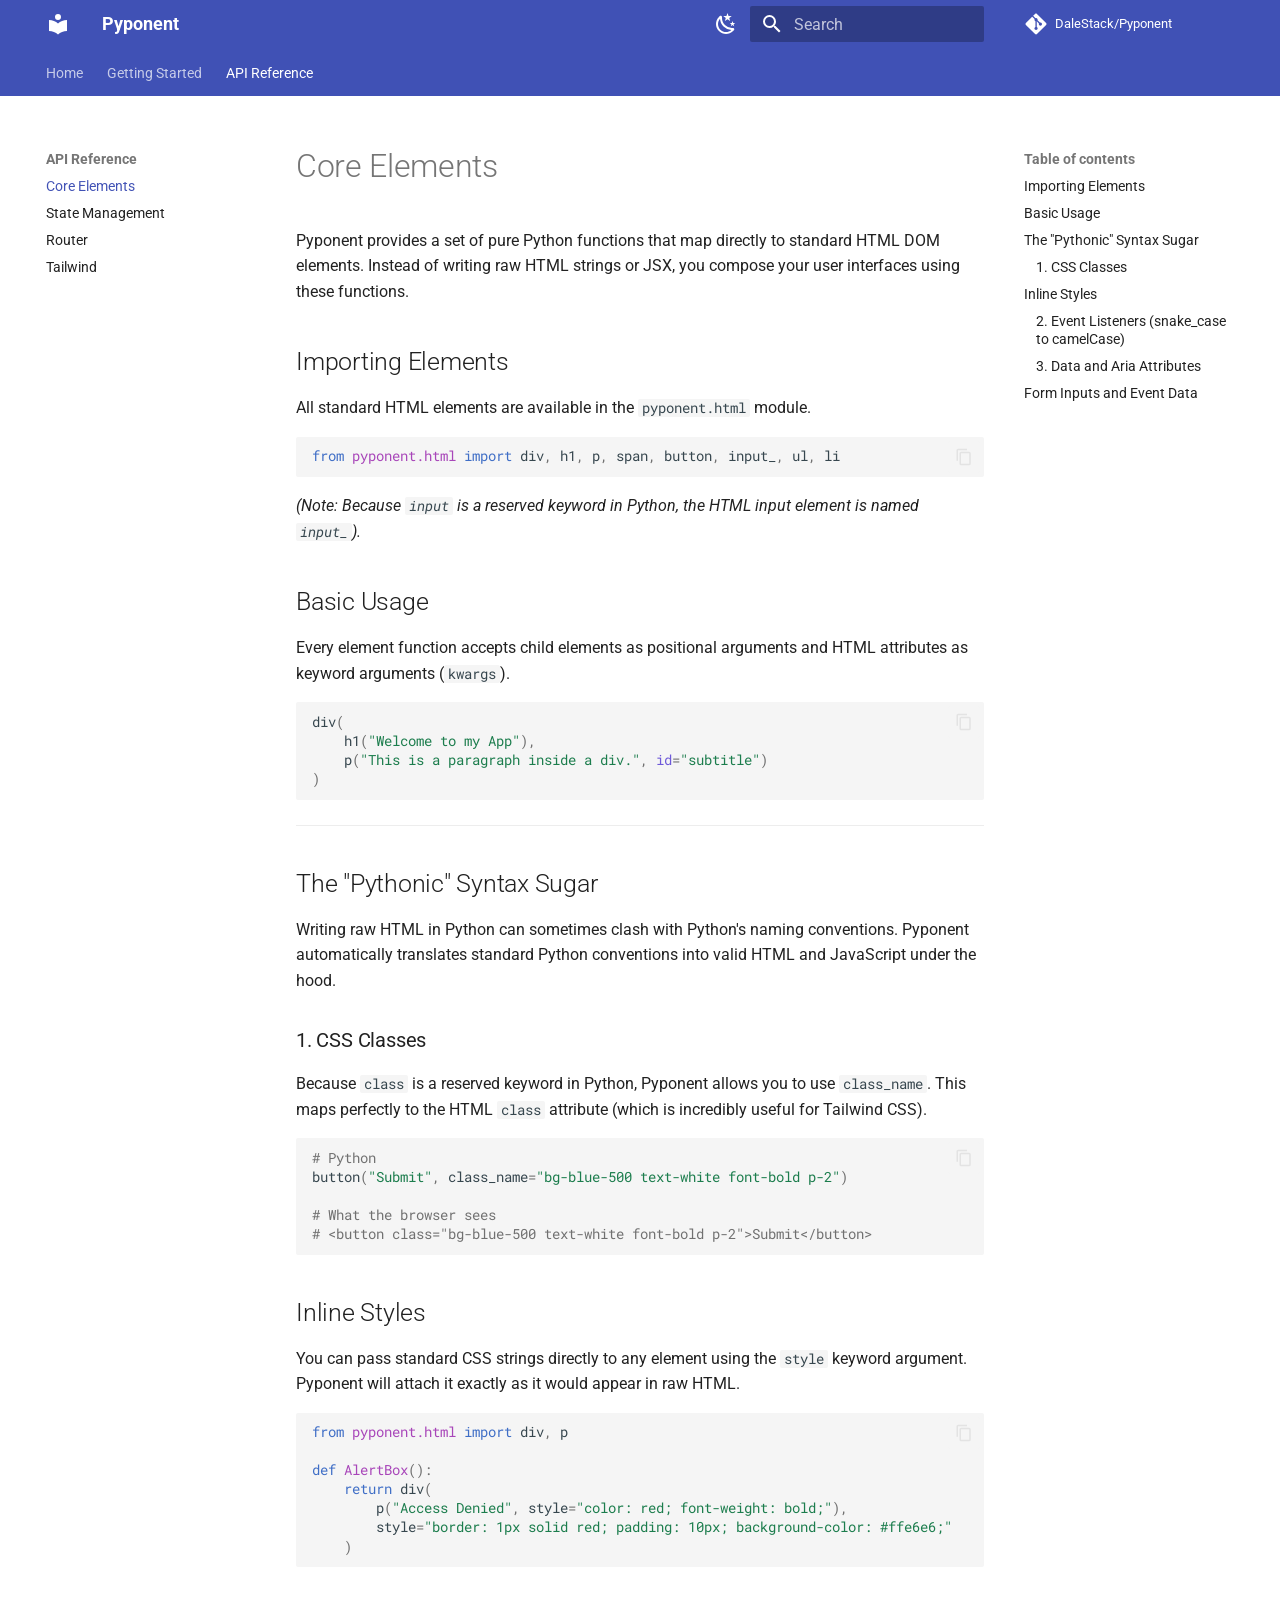
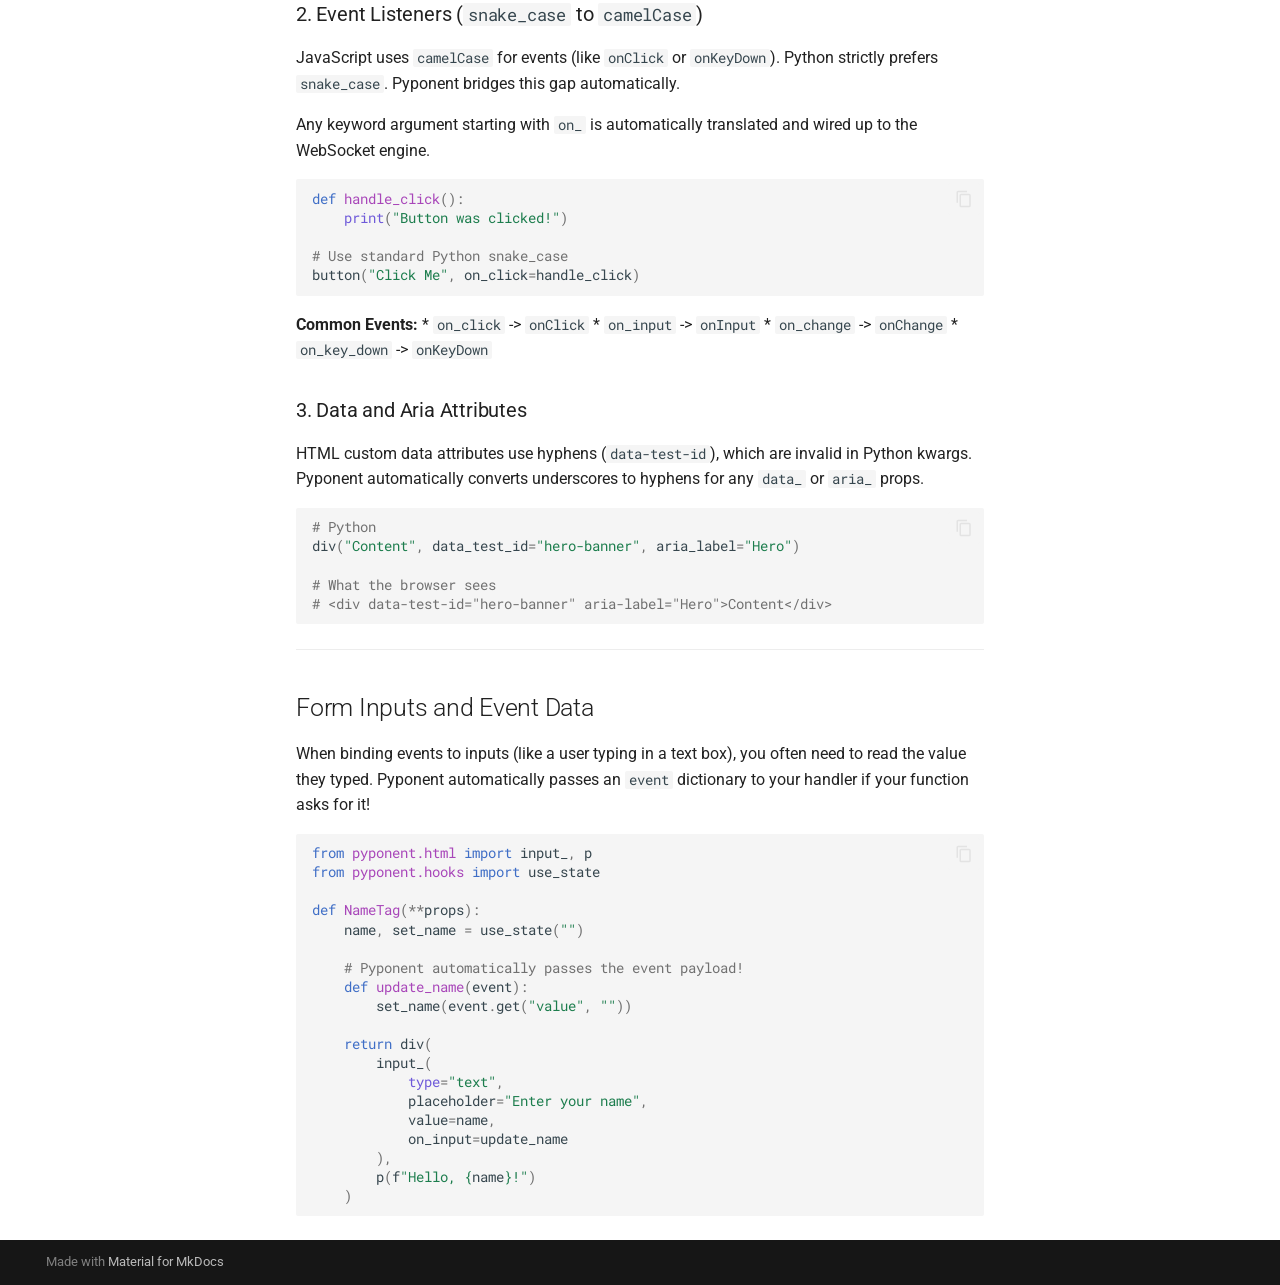
<file: api/html/index.html>
<!doctype html>
<html lang="en" class="no-js">
  <head>
    
      <meta charset="utf-8">
      <meta name="viewport" content="width=device-width,initial-scale=1">
      
        <meta name="description" content="a blazing-fast, Server-Driven UI (SDUI) framework for Python..">
      
      
        <meta name="author" content="dalestack">
      
      
      
        <link rel="prev" href="../../getting-started/quickstart/">
      
      
        <link rel="next" href="../hooks/">
      
      
        
      
      
      <link rel="icon" href="../../assets/images/favicon.png">
      <meta name="generator" content="mkdocs-1.6.1, mkdocs-material-9.7.6">
    
    
      
        <title>Core Elements - Pyponent</title>
      
    
    
      <link rel="stylesheet" href="../../assets/stylesheets/main.484c7ddc.min.css">
      
        
        <link rel="stylesheet" href="../../assets/stylesheets/palette.ab4e12ef.min.css">
      
      


    
    
      
    
    
      
        
        
        <link rel="preconnect" href="https://fonts.gstatic.com" crossorigin>
        <link rel="stylesheet" href="https://fonts.googleapis.com/css?family=Roboto:300,300i,400,400i,700,700i%7CRoboto+Mono:400,400i,700,700i&display=fallback">
        <style>:root{--md-text-font:"Roboto";--md-code-font:"Roboto Mono"}</style>
      
    
    
    <script>__md_scope=new URL("../..",location),__md_hash=e=>[...e].reduce(((e,_)=>(e<<5)-e+_.charCodeAt(0)),0),__md_get=(e,_=localStorage,t=__md_scope)=>JSON.parse(_.getItem(t.pathname+"."+e)),__md_set=(e,_,t=localStorage,a=__md_scope)=>{try{t.setItem(a.pathname+"."+e,JSON.stringify(_))}catch(e){}}</script>
    
      

    
    
  </head>
  
  
    
    
      
    
    
    
    
    <body dir="ltr" data-md-color-scheme="default" data-md-color-primary="indigo" data-md-color-accent="deep-purple">
  
    
    <input class="md-toggle" data-md-toggle="drawer" type="checkbox" id="__drawer" autocomplete="off">
    <input class="md-toggle" data-md-toggle="search" type="checkbox" id="__search" autocomplete="off">
    <label class="md-overlay" for="__drawer"></label>
    <div data-md-component="skip">
      
        
        <a href="#core-elements" class="md-skip">
          Skip to content
        </a>
      
    </div>
    <div data-md-component="announce">
      
    </div>
    
    
      

<header class="md-header" data-md-component="header">
  <nav class="md-header__inner md-grid" aria-label="Header">
    <a href="../.." title="Pyponent" class="md-header__button md-logo" aria-label="Pyponent" data-md-component="logo">
      
  
  <svg xmlns="http://www.w3.org/2000/svg" viewBox="0 0 24 24"><path d="M12 8a3 3 0 0 0 3-3 3 3 0 0 0-3-3 3 3 0 0 0-3 3 3 3 0 0 0 3 3m0 3.54C9.64 9.35 6.5 8 3 8v11c3.5 0 6.64 1.35 9 3.54 2.36-2.19 5.5-3.54 9-3.54V8c-3.5 0-6.64 1.35-9 3.54"/></svg>

    </a>
    <label class="md-header__button md-icon" for="__drawer">
      
      <svg xmlns="http://www.w3.org/2000/svg" viewBox="0 0 24 24"><path d="M3 6h18v2H3zm0 5h18v2H3zm0 5h18v2H3z"/></svg>
    </label>
    <div class="md-header__title" data-md-component="header-title">
      <div class="md-header__ellipsis">
        <div class="md-header__topic">
          <span class="md-ellipsis">
            Pyponent
          </span>
        </div>
        <div class="md-header__topic" data-md-component="header-topic">
          <span class="md-ellipsis">
            
              Core Elements
            
          </span>
        </div>
      </div>
    </div>
    
      
        <form class="md-header__option" data-md-component="palette">
  
    
    
    
    <input class="md-option" data-md-color-media="(prefers-color-scheme: light)" data-md-color-scheme="default" data-md-color-primary="indigo" data-md-color-accent="deep-purple"  aria-label="Switch to dark mode"  type="radio" name="__palette" id="__palette_0">
    
      <label class="md-header__button md-icon" title="Switch to dark mode" for="__palette_1" hidden>
        <svg xmlns="http://www.w3.org/2000/svg" viewBox="0 0 24 24"><path d="m17.75 4.09-2.53 1.94.91 3.06-2.63-1.81-2.63 1.81.91-3.06-2.53-1.94L12.44 4l1.06-3 1.06 3zm3.5 6.91-1.64 1.25.59 1.98-1.7-1.17-1.7 1.17.59-1.98L15.75 11l2.06-.05L18.5 9l.69 1.95zm-2.28 4.95c.83-.08 1.72 1.1 1.19 1.85-.32.45-.66.87-1.08 1.27C15.17 23 8.84 23 4.94 19.07c-3.91-3.9-3.91-10.24 0-14.14.4-.4.82-.76 1.27-1.08.75-.53 1.93.36 1.85 1.19-.27 2.86.69 5.83 2.89 8.02a9.96 9.96 0 0 0 8.02 2.89m-1.64 2.02a12.08 12.08 0 0 1-7.8-3.47c-2.17-2.19-3.33-5-3.49-7.82-2.81 3.14-2.7 7.96.31 10.98 3.02 3.01 7.84 3.12 10.98.31"/></svg>
      </label>
    
  
    
    
    
    <input class="md-option" data-md-color-media="(prefers-color-scheme: dark)" data-md-color-scheme="slate" data-md-color-primary="indigo" data-md-color-accent="deep-purple"  aria-label="Switch to light mode"  type="radio" name="__palette" id="__palette_1">
    
      <label class="md-header__button md-icon" title="Switch to light mode" for="__palette_0" hidden>
        <svg xmlns="http://www.w3.org/2000/svg" viewBox="0 0 24 24"><path d="M12 7a5 5 0 0 1 5 5 5 5 0 0 1-5 5 5 5 0 0 1-5-5 5 5 0 0 1 5-5m0 2a3 3 0 0 0-3 3 3 3 0 0 0 3 3 3 3 0 0 0 3-3 3 3 0 0 0-3-3m0-7 2.39 3.42C13.65 5.15 12.84 5 12 5s-1.65.15-2.39.42zM3.34 7l4.16-.35A7.2 7.2 0 0 0 5.94 8.5c-.44.74-.69 1.5-.83 2.29zm.02 10 1.76-3.77a7.131 7.131 0 0 0 2.38 4.14zM20.65 7l-1.77 3.79a7.02 7.02 0 0 0-2.38-4.15zm-.01 10-4.14.36c.59-.51 1.12-1.14 1.54-1.86.42-.73.69-1.5.83-2.29zM12 22l-2.41-3.44c.74.27 1.55.44 2.41.44.82 0 1.63-.17 2.37-.44z"/></svg>
      </label>
    
  
</form>
      
    
    
      <script>var palette=__md_get("__palette");if(palette&&palette.color){if("(prefers-color-scheme)"===palette.color.media){var media=matchMedia("(prefers-color-scheme: light)"),input=document.querySelector(media.matches?"[data-md-color-media='(prefers-color-scheme: light)']":"[data-md-color-media='(prefers-color-scheme: dark)']");palette.color.media=input.getAttribute("data-md-color-media"),palette.color.scheme=input.getAttribute("data-md-color-scheme"),palette.color.primary=input.getAttribute("data-md-color-primary"),palette.color.accent=input.getAttribute("data-md-color-accent")}for(var[key,value]of Object.entries(palette.color))document.body.setAttribute("data-md-color-"+key,value)}</script>
    
    
    
      
      
        <label class="md-header__button md-icon" for="__search">
          
          <svg xmlns="http://www.w3.org/2000/svg" viewBox="0 0 24 24"><path d="M9.5 3A6.5 6.5 0 0 1 16 9.5c0 1.61-.59 3.09-1.56 4.23l.27.27h.79l5 5-1.5 1.5-5-5v-.79l-.27-.27A6.52 6.52 0 0 1 9.5 16 6.5 6.5 0 0 1 3 9.5 6.5 6.5 0 0 1 9.5 3m0 2C7 5 5 7 5 9.5S7 14 9.5 14 14 12 14 9.5 12 5 9.5 5"/></svg>
        </label>
        <div class="md-search" data-md-component="search" role="dialog">
  <label class="md-search__overlay" for="__search"></label>
  <div class="md-search__inner" role="search">
    <form class="md-search__form" name="search">
      <input type="text" class="md-search__input" name="query" aria-label="Search" placeholder="Search" autocapitalize="off" autocorrect="off" autocomplete="off" spellcheck="false" data-md-component="search-query" required>
      <label class="md-search__icon md-icon" for="__search">
        
        <svg xmlns="http://www.w3.org/2000/svg" viewBox="0 0 24 24"><path d="M9.5 3A6.5 6.5 0 0 1 16 9.5c0 1.61-.59 3.09-1.56 4.23l.27.27h.79l5 5-1.5 1.5-5-5v-.79l-.27-.27A6.52 6.52 0 0 1 9.5 16 6.5 6.5 0 0 1 3 9.5 6.5 6.5 0 0 1 9.5 3m0 2C7 5 5 7 5 9.5S7 14 9.5 14 14 12 14 9.5 12 5 9.5 5"/></svg>
        
        <svg xmlns="http://www.w3.org/2000/svg" viewBox="0 0 24 24"><path d="M20 11v2H8l5.5 5.5-1.42 1.42L4.16 12l7.92-7.92L13.5 5.5 8 11z"/></svg>
      </label>
      <nav class="md-search__options" aria-label="Search">
        
        <button type="reset" class="md-search__icon md-icon" title="Clear" aria-label="Clear" tabindex="-1">
          
          <svg xmlns="http://www.w3.org/2000/svg" viewBox="0 0 24 24"><path d="M19 6.41 17.59 5 12 10.59 6.41 5 5 6.41 10.59 12 5 17.59 6.41 19 12 13.41 17.59 19 19 17.59 13.41 12z"/></svg>
        </button>
      </nav>
      
    </form>
    <div class="md-search__output">
      <div class="md-search__scrollwrap" tabindex="0" data-md-scrollfix>
        <div class="md-search-result" data-md-component="search-result">
          <div class="md-search-result__meta">
            Initializing search
          </div>
          <ol class="md-search-result__list" role="presentation"></ol>
        </div>
      </div>
    </div>
  </div>
</div>
      
    
    
      <div class="md-header__source">
        <a href="https://github.com/DaleStack/Pyponent" title="Go to repository" class="md-source" data-md-component="source">
  <div class="md-source__icon md-icon">
    
    <svg xmlns="http://www.w3.org/2000/svg" viewBox="0 0 448 512"><!--! Font Awesome Free 7.1.0 by @fontawesome - https://fontawesome.com License - https://fontawesome.com/license/free (Icons: CC BY 4.0, Fonts: SIL OFL 1.1, Code: MIT License) Copyright 2025 Fonticons, Inc.--><path d="M439.6 236.1 244 40.5c-5.4-5.5-12.8-8.5-20.4-8.5s-15 3-20.4 8.4L162.5 81l51.5 51.5c27.1-9.1 52.7 16.8 43.4 43.7l49.7 49.7c34.2-11.8 61.2 31 35.5 56.7-26.5 26.5-70.2-2.9-56-37.3L240.3 199v121.9c25.3 12.5 22.3 41.8 9.1 55-6.4 6.4-15.2 10.1-24.3 10.1s-17.8-3.6-24.3-10.1c-17.6-17.6-11.1-46.9 11.2-56v-123c-20.8-8.5-24.6-30.7-18.6-45L142.6 101 8.5 235.1C3 240.6 0 247.9 0 255.5s3 15 8.5 20.4l195.6 195.7c5.4 5.4 12.7 8.4 20.4 8.4s15-3 20.4-8.4l194.7-194.7c5.4-5.4 8.4-12.8 8.4-20.4s-3-15-8.4-20.4"/></svg>
  </div>
  <div class="md-source__repository">
    DaleStack/Pyponent
  </div>
</a>
      </div>
    
  </nav>
  
</header>
    
    <div class="md-container" data-md-component="container">
      
      
        
          
            
<nav class="md-tabs" aria-label="Tabs" data-md-component="tabs">
  <div class="md-grid">
    <ul class="md-tabs__list">
      
        
  
  
  
  
    <li class="md-tabs__item">
      <a href="../.." class="md-tabs__link">
        
  
  
    
  
  Home

      </a>
    </li>
  

      
        
  
  
  
  
    
    
      <li class="md-tabs__item">
        <a href="../../getting-started/installation/" class="md-tabs__link">
          
  
  
  Getting Started

        </a>
      </li>
    
  

      
        
  
  
  
    
  
  
    
    
      <li class="md-tabs__item md-tabs__item--active">
        <a href="./" class="md-tabs__link">
          
  
  
  API Reference

        </a>
      </li>
    
  

      
    </ul>
  </div>
</nav>
          
        
      
      <main class="md-main" data-md-component="main">
        <div class="md-main__inner md-grid">
          
            
              
              <div class="md-sidebar md-sidebar--primary" data-md-component="sidebar" data-md-type="navigation" >
                <div class="md-sidebar__scrollwrap">
                  <div class="md-sidebar__inner">
                    


  


<nav class="md-nav md-nav--primary md-nav--lifted" aria-label="Navigation" data-md-level="0">
  <label class="md-nav__title" for="__drawer">
    <a href="../.." title="Pyponent" class="md-nav__button md-logo" aria-label="Pyponent" data-md-component="logo">
      
  
  <svg xmlns="http://www.w3.org/2000/svg" viewBox="0 0 24 24"><path d="M12 8a3 3 0 0 0 3-3 3 3 0 0 0-3-3 3 3 0 0 0-3 3 3 3 0 0 0 3 3m0 3.54C9.64 9.35 6.5 8 3 8v11c3.5 0 6.64 1.35 9 3.54 2.36-2.19 5.5-3.54 9-3.54V8c-3.5 0-6.64 1.35-9 3.54"/></svg>

    </a>
    Pyponent
  </label>
  
    <div class="md-nav__source">
      <a href="https://github.com/DaleStack/Pyponent" title="Go to repository" class="md-source" data-md-component="source">
  <div class="md-source__icon md-icon">
    
    <svg xmlns="http://www.w3.org/2000/svg" viewBox="0 0 448 512"><!--! Font Awesome Free 7.1.0 by @fontawesome - https://fontawesome.com License - https://fontawesome.com/license/free (Icons: CC BY 4.0, Fonts: SIL OFL 1.1, Code: MIT License) Copyright 2025 Fonticons, Inc.--><path d="M439.6 236.1 244 40.5c-5.4-5.5-12.8-8.5-20.4-8.5s-15 3-20.4 8.4L162.5 81l51.5 51.5c27.1-9.1 52.7 16.8 43.4 43.7l49.7 49.7c34.2-11.8 61.2 31 35.5 56.7-26.5 26.5-70.2-2.9-56-37.3L240.3 199v121.9c25.3 12.5 22.3 41.8 9.1 55-6.4 6.4-15.2 10.1-24.3 10.1s-17.8-3.6-24.3-10.1c-17.6-17.6-11.1-46.9 11.2-56v-123c-20.8-8.5-24.6-30.7-18.6-45L142.6 101 8.5 235.1C3 240.6 0 247.9 0 255.5s3 15 8.5 20.4l195.6 195.7c5.4 5.4 12.7 8.4 20.4 8.4s15-3 20.4-8.4l194.7-194.7c5.4-5.4 8.4-12.8 8.4-20.4s-3-15-8.4-20.4"/></svg>
  </div>
  <div class="md-source__repository">
    DaleStack/Pyponent
  </div>
</a>
    </div>
  
  <ul class="md-nav__list" data-md-scrollfix>
    
      
      
  
  
  
  
    <li class="md-nav__item">
      <a href="../.." class="md-nav__link">
        
  
  
  <span class="md-ellipsis">
    
  
    Home
  

    
  </span>
  
  

      </a>
    </li>
  

    
      
      
  
  
  
  
    
    
    
    
      
      
        
      
    
    
    <li class="md-nav__item md-nav__item--nested">
      
        
        
        <input class="md-nav__toggle md-toggle " type="checkbox" id="__nav_2" >
        
          
          <label class="md-nav__link" for="__nav_2" id="__nav_2_label" tabindex="0">
            
  
  
  <span class="md-ellipsis">
    
  
    Getting Started
  

    
  </span>
  
  

            <span class="md-nav__icon md-icon"></span>
          </label>
        
        <nav class="md-nav" data-md-level="1" aria-labelledby="__nav_2_label" aria-expanded="false">
          <label class="md-nav__title" for="__nav_2">
            <span class="md-nav__icon md-icon"></span>
            
  
    Getting Started
  

          </label>
          <ul class="md-nav__list" data-md-scrollfix>
            
              
                
  
  
  
  
    <li class="md-nav__item">
      <a href="../../getting-started/installation/" class="md-nav__link">
        
  
  
  <span class="md-ellipsis">
    
  
    Installation
  

    
  </span>
  
  

      </a>
    </li>
  

              
            
              
                
  
  
  
  
    <li class="md-nav__item">
      <a href="../../getting-started/quickstart/" class="md-nav__link">
        
  
  
  <span class="md-ellipsis">
    
  
    Quickstart
  

    
  </span>
  
  

      </a>
    </li>
  

              
            
          </ul>
        </nav>
      
    </li>
  

    
      
      
  
  
    
  
  
  
    
    
    
    
      
        
        
      
      
        
      
    
    
    <li class="md-nav__item md-nav__item--active md-nav__item--section md-nav__item--nested">
      
        
        
        <input class="md-nav__toggle md-toggle " type="checkbox" id="__nav_3" checked>
        
          
          <label class="md-nav__link" for="__nav_3" id="__nav_3_label" tabindex="">
            
  
  
  <span class="md-ellipsis">
    
  
    API Reference
  

    
  </span>
  
  

            <span class="md-nav__icon md-icon"></span>
          </label>
        
        <nav class="md-nav" data-md-level="1" aria-labelledby="__nav_3_label" aria-expanded="true">
          <label class="md-nav__title" for="__nav_3">
            <span class="md-nav__icon md-icon"></span>
            
  
    API Reference
  

          </label>
          <ul class="md-nav__list" data-md-scrollfix>
            
              
                
  
  
    
  
  
  
    <li class="md-nav__item md-nav__item--active">
      
      <input class="md-nav__toggle md-toggle" type="checkbox" id="__toc">
      
      
        
      
      
        <label class="md-nav__link md-nav__link--active" for="__toc">
          
  
  
  <span class="md-ellipsis">
    
  
    Core Elements
  

    
  </span>
  
  

          <span class="md-nav__icon md-icon"></span>
        </label>
      
      <a href="./" class="md-nav__link md-nav__link--active">
        
  
  
  <span class="md-ellipsis">
    
  
    Core Elements
  

    
  </span>
  
  

      </a>
      
        

<nav class="md-nav md-nav--secondary" aria-label="Table of contents">
  
  
  
    
  
  
    <label class="md-nav__title" for="__toc">
      <span class="md-nav__icon md-icon"></span>
      Table of contents
    </label>
    <ul class="md-nav__list" data-md-component="toc" data-md-scrollfix>
      
        <li class="md-nav__item">
  <a href="#importing-elements" class="md-nav__link">
    <span class="md-ellipsis">
      
        Importing Elements
      
    </span>
  </a>
  
</li>
      
        <li class="md-nav__item">
  <a href="#basic-usage" class="md-nav__link">
    <span class="md-ellipsis">
      
        Basic Usage
      
    </span>
  </a>
  
</li>
      
        <li class="md-nav__item">
  <a href="#the-pythonic-syntax-sugar" class="md-nav__link">
    <span class="md-ellipsis">
      
        The "Pythonic" Syntax Sugar
      
    </span>
  </a>
  
    <nav class="md-nav" aria-label="The &#34;Pythonic&#34; Syntax Sugar">
      <ul class="md-nav__list">
        
          <li class="md-nav__item">
  <a href="#1-css-classes" class="md-nav__link">
    <span class="md-ellipsis">
      
        1. CSS Classes
      
    </span>
  </a>
  
</li>
        
      </ul>
    </nav>
  
</li>
      
        <li class="md-nav__item">
  <a href="#inline-styles" class="md-nav__link">
    <span class="md-ellipsis">
      
        Inline Styles
      
    </span>
  </a>
  
    <nav class="md-nav" aria-label="Inline Styles">
      <ul class="md-nav__list">
        
          <li class="md-nav__item">
  <a href="#2-event-listeners-snake_case-to-camelcase" class="md-nav__link">
    <span class="md-ellipsis">
      
        2. Event Listeners (snake_case to camelCase)
      
    </span>
  </a>
  
</li>
        
          <li class="md-nav__item">
  <a href="#3-data-and-aria-attributes" class="md-nav__link">
    <span class="md-ellipsis">
      
        3. Data and Aria Attributes
      
    </span>
  </a>
  
</li>
        
      </ul>
    </nav>
  
</li>
      
        <li class="md-nav__item">
  <a href="#form-inputs-and-event-data" class="md-nav__link">
    <span class="md-ellipsis">
      
        Form Inputs and Event Data
      
    </span>
  </a>
  
</li>
      
    </ul>
  
</nav>
      
    </li>
  

              
            
              
                
  
  
  
  
    <li class="md-nav__item">
      <a href="../hooks/" class="md-nav__link">
        
  
  
  <span class="md-ellipsis">
    
  
    State Management
  

    
  </span>
  
  

      </a>
    </li>
  

              
            
              
                
  
  
  
  
    <li class="md-nav__item">
      <a href="../router/" class="md-nav__link">
        
  
  
  <span class="md-ellipsis">
    
  
    Router
  

    
  </span>
  
  

      </a>
    </li>
  

              
            
              
                
  
  
  
  
    <li class="md-nav__item">
      <a href="../tailwind/" class="md-nav__link">
        
  
  
  <span class="md-ellipsis">
    
  
    Tailwind
  

    
  </span>
  
  

      </a>
    </li>
  

              
            
          </ul>
        </nav>
      
    </li>
  

    
  </ul>
</nav>
                  </div>
                </div>
              </div>
            
            
              
              <div class="md-sidebar md-sidebar--secondary" data-md-component="sidebar" data-md-type="toc" >
                <div class="md-sidebar__scrollwrap">
                  <div class="md-sidebar__inner">
                    

<nav class="md-nav md-nav--secondary" aria-label="Table of contents">
  
  
  
    
  
  
    <label class="md-nav__title" for="__toc">
      <span class="md-nav__icon md-icon"></span>
      Table of contents
    </label>
    <ul class="md-nav__list" data-md-component="toc" data-md-scrollfix>
      
        <li class="md-nav__item">
  <a href="#importing-elements" class="md-nav__link">
    <span class="md-ellipsis">
      
        Importing Elements
      
    </span>
  </a>
  
</li>
      
        <li class="md-nav__item">
  <a href="#basic-usage" class="md-nav__link">
    <span class="md-ellipsis">
      
        Basic Usage
      
    </span>
  </a>
  
</li>
      
        <li class="md-nav__item">
  <a href="#the-pythonic-syntax-sugar" class="md-nav__link">
    <span class="md-ellipsis">
      
        The "Pythonic" Syntax Sugar
      
    </span>
  </a>
  
    <nav class="md-nav" aria-label="The &#34;Pythonic&#34; Syntax Sugar">
      <ul class="md-nav__list">
        
          <li class="md-nav__item">
  <a href="#1-css-classes" class="md-nav__link">
    <span class="md-ellipsis">
      
        1. CSS Classes
      
    </span>
  </a>
  
</li>
        
      </ul>
    </nav>
  
</li>
      
        <li class="md-nav__item">
  <a href="#inline-styles" class="md-nav__link">
    <span class="md-ellipsis">
      
        Inline Styles
      
    </span>
  </a>
  
    <nav class="md-nav" aria-label="Inline Styles">
      <ul class="md-nav__list">
        
          <li class="md-nav__item">
  <a href="#2-event-listeners-snake_case-to-camelcase" class="md-nav__link">
    <span class="md-ellipsis">
      
        2. Event Listeners (snake_case to camelCase)
      
    </span>
  </a>
  
</li>
        
          <li class="md-nav__item">
  <a href="#3-data-and-aria-attributes" class="md-nav__link">
    <span class="md-ellipsis">
      
        3. Data and Aria Attributes
      
    </span>
  </a>
  
</li>
        
      </ul>
    </nav>
  
</li>
      
        <li class="md-nav__item">
  <a href="#form-inputs-and-event-data" class="md-nav__link">
    <span class="md-ellipsis">
      
        Form Inputs and Event Data
      
    </span>
  </a>
  
</li>
      
    </ul>
  
</nav>
                  </div>
                </div>
              </div>
            
          
          
            <div class="md-content" data-md-component="content">
              
              <article class="md-content__inner md-typeset">
                
                  


  
  


<h1 id="core-elements">Core Elements</h1>
<p>Pyponent provides a set of pure Python functions that map directly to standard HTML DOM elements. Instead of writing raw HTML strings or JSX, you compose your user interfaces using these functions.</p>
<h2 id="importing-elements">Importing Elements</h2>
<p>All standard HTML elements are available in the <code>pyponent.html</code> module. </p>
<div class="highlight"><pre><span></span><code><a id="__codelineno-0-1" name="__codelineno-0-1" href="#__codelineno-0-1"></a><span class="kn">from</span><span class="w"> </span><span class="nn">pyponent.html</span><span class="w"> </span><span class="kn">import</span> <span class="n">div</span><span class="p">,</span> <span class="n">h1</span><span class="p">,</span> <span class="n">p</span><span class="p">,</span> <span class="n">span</span><span class="p">,</span> <span class="n">button</span><span class="p">,</span> <span class="n">input_</span><span class="p">,</span> <span class="n">ul</span><span class="p">,</span> <span class="n">li</span>
</code></pre></div>
<p><em>(Note: Because <code>input</code> is a reserved keyword in Python, the HTML input element is named <code>input_</code>).</em></p>
<h2 id="basic-usage">Basic Usage</h2>
<p>Every element function accepts child elements as positional arguments and HTML attributes as keyword arguments (<code>kwargs</code>).</p>
<div class="highlight"><pre><span></span><code><a id="__codelineno-1-1" name="__codelineno-1-1" href="#__codelineno-1-1"></a><span class="n">div</span><span class="p">(</span>
<a id="__codelineno-1-2" name="__codelineno-1-2" href="#__codelineno-1-2"></a>    <span class="n">h1</span><span class="p">(</span><span class="s2">&quot;Welcome to my App&quot;</span><span class="p">),</span>
<a id="__codelineno-1-3" name="__codelineno-1-3" href="#__codelineno-1-3"></a>    <span class="n">p</span><span class="p">(</span><span class="s2">&quot;This is a paragraph inside a div.&quot;</span><span class="p">,</span> <span class="nb">id</span><span class="o">=</span><span class="s2">&quot;subtitle&quot;</span><span class="p">)</span>
<a id="__codelineno-1-4" name="__codelineno-1-4" href="#__codelineno-1-4"></a><span class="p">)</span>
</code></pre></div>
<hr />
<h2 id="the-pythonic-syntax-sugar">The "Pythonic" Syntax Sugar</h2>
<p>Writing raw HTML in Python can sometimes clash with Python's naming conventions. Pyponent automatically translates standard Python conventions into valid HTML and JavaScript under the hood.</p>
<h3 id="1-css-classes">1. CSS Classes</h3>
<p>Because <code>class</code> is a reserved keyword in Python, Pyponent allows you to use <code>class_name</code>. This maps perfectly to the HTML <code>class</code> attribute (which is incredibly useful for Tailwind CSS).</p>
<div class="highlight"><pre><span></span><code><a id="__codelineno-2-1" name="__codelineno-2-1" href="#__codelineno-2-1"></a><span class="c1"># Python</span>
<a id="__codelineno-2-2" name="__codelineno-2-2" href="#__codelineno-2-2"></a><span class="n">button</span><span class="p">(</span><span class="s2">&quot;Submit&quot;</span><span class="p">,</span> <span class="n">class_name</span><span class="o">=</span><span class="s2">&quot;bg-blue-500 text-white font-bold p-2&quot;</span><span class="p">)</span>
<a id="__codelineno-2-3" name="__codelineno-2-3" href="#__codelineno-2-3"></a>
<a id="__codelineno-2-4" name="__codelineno-2-4" href="#__codelineno-2-4"></a><span class="c1"># What the browser sees</span>
<a id="__codelineno-2-5" name="__codelineno-2-5" href="#__codelineno-2-5"></a><span class="c1"># &lt;button class=&quot;bg-blue-500 text-white font-bold p-2&quot;&gt;Submit&lt;/button&gt;</span>
</code></pre></div>
<h2 id="inline-styles">Inline Styles</h2>
<p>You can pass standard CSS strings directly to any element using the <code>style</code> keyword argument. Pyponent will attach it exactly as it would appear in raw HTML.</p>
<div class="highlight"><pre><span></span><code><a id="__codelineno-3-1" name="__codelineno-3-1" href="#__codelineno-3-1"></a><span class="kn">from</span><span class="w"> </span><span class="nn">pyponent.html</span><span class="w"> </span><span class="kn">import</span> <span class="n">div</span><span class="p">,</span> <span class="n">p</span>
<a id="__codelineno-3-2" name="__codelineno-3-2" href="#__codelineno-3-2"></a>
<a id="__codelineno-3-3" name="__codelineno-3-3" href="#__codelineno-3-3"></a><span class="k">def</span><span class="w"> </span><span class="nf">AlertBox</span><span class="p">():</span>
<a id="__codelineno-3-4" name="__codelineno-3-4" href="#__codelineno-3-4"></a>    <span class="k">return</span> <span class="n">div</span><span class="p">(</span>
<a id="__codelineno-3-5" name="__codelineno-3-5" href="#__codelineno-3-5"></a>        <span class="n">p</span><span class="p">(</span><span class="s2">&quot;Access Denied&quot;</span><span class="p">,</span> <span class="n">style</span><span class="o">=</span><span class="s2">&quot;color: red; font-weight: bold;&quot;</span><span class="p">),</span>
<a id="__codelineno-3-6" name="__codelineno-3-6" href="#__codelineno-3-6"></a>        <span class="n">style</span><span class="o">=</span><span class="s2">&quot;border: 1px solid red; padding: 10px; background-color: #ffe6e6;&quot;</span>
<a id="__codelineno-3-7" name="__codelineno-3-7" href="#__codelineno-3-7"></a>    <span class="p">)</span>
</code></pre></div>
<h3 id="2-event-listeners-snake_case-to-camelcase">2. Event Listeners (<code>snake_case</code> to <code>camelCase</code>)</h3>
<p>JavaScript uses <code>camelCase</code> for events (like <code>onClick</code> or <code>onKeyDown</code>). Python strictly prefers <code>snake_case</code>. Pyponent bridges this gap automatically. </p>
<p>Any keyword argument starting with <code>on_</code> is automatically translated and wired up to the WebSocket engine.</p>
<div class="highlight"><pre><span></span><code><a id="__codelineno-4-1" name="__codelineno-4-1" href="#__codelineno-4-1"></a><span class="k">def</span><span class="w"> </span><span class="nf">handle_click</span><span class="p">():</span>
<a id="__codelineno-4-2" name="__codelineno-4-2" href="#__codelineno-4-2"></a>    <span class="nb">print</span><span class="p">(</span><span class="s2">&quot;Button was clicked!&quot;</span><span class="p">)</span>
<a id="__codelineno-4-3" name="__codelineno-4-3" href="#__codelineno-4-3"></a>
<a id="__codelineno-4-4" name="__codelineno-4-4" href="#__codelineno-4-4"></a><span class="c1"># Use standard Python snake_case</span>
<a id="__codelineno-4-5" name="__codelineno-4-5" href="#__codelineno-4-5"></a><span class="n">button</span><span class="p">(</span><span class="s2">&quot;Click Me&quot;</span><span class="p">,</span> <span class="n">on_click</span><span class="o">=</span><span class="n">handle_click</span><span class="p">)</span>
</code></pre></div>
<p><strong>Common Events:</strong>
* <code>on_click</code> -&gt; <code>onClick</code>
* <code>on_input</code> -&gt; <code>onInput</code>
* <code>on_change</code> -&gt; <code>onChange</code>
* <code>on_key_down</code> -&gt; <code>onKeyDown</code></p>
<h3 id="3-data-and-aria-attributes">3. Data and Aria Attributes</h3>
<p>HTML custom data attributes use hyphens (<code>data-test-id</code>), which are invalid in Python kwargs. Pyponent automatically converts underscores to hyphens for any <code>data_</code> or <code>aria_</code> props.</p>
<div class="highlight"><pre><span></span><code><a id="__codelineno-5-1" name="__codelineno-5-1" href="#__codelineno-5-1"></a><span class="c1"># Python</span>
<a id="__codelineno-5-2" name="__codelineno-5-2" href="#__codelineno-5-2"></a><span class="n">div</span><span class="p">(</span><span class="s2">&quot;Content&quot;</span><span class="p">,</span> <span class="n">data_test_id</span><span class="o">=</span><span class="s2">&quot;hero-banner&quot;</span><span class="p">,</span> <span class="n">aria_label</span><span class="o">=</span><span class="s2">&quot;Hero&quot;</span><span class="p">)</span>
<a id="__codelineno-5-3" name="__codelineno-5-3" href="#__codelineno-5-3"></a>
<a id="__codelineno-5-4" name="__codelineno-5-4" href="#__codelineno-5-4"></a><span class="c1"># What the browser sees</span>
<a id="__codelineno-5-5" name="__codelineno-5-5" href="#__codelineno-5-5"></a><span class="c1"># &lt;div data-test-id=&quot;hero-banner&quot; aria-label=&quot;Hero&quot;&gt;Content&lt;/div&gt;</span>
</code></pre></div>
<hr />
<h2 id="form-inputs-and-event-data">Form Inputs and Event Data</h2>
<p>When binding events to inputs (like a user typing in a text box), you often need to read the value they typed. Pyponent automatically passes an <code>event</code> dictionary to your handler if your function asks for it!</p>
<div class="highlight"><pre><span></span><code><a id="__codelineno-6-1" name="__codelineno-6-1" href="#__codelineno-6-1"></a><span class="kn">from</span><span class="w"> </span><span class="nn">pyponent.html</span><span class="w"> </span><span class="kn">import</span> <span class="n">input_</span><span class="p">,</span> <span class="n">p</span>
<a id="__codelineno-6-2" name="__codelineno-6-2" href="#__codelineno-6-2"></a><span class="kn">from</span><span class="w"> </span><span class="nn">pyponent.hooks</span><span class="w"> </span><span class="kn">import</span> <span class="n">use_state</span>
<a id="__codelineno-6-3" name="__codelineno-6-3" href="#__codelineno-6-3"></a>
<a id="__codelineno-6-4" name="__codelineno-6-4" href="#__codelineno-6-4"></a><span class="k">def</span><span class="w"> </span><span class="nf">NameTag</span><span class="p">(</span><span class="o">**</span><span class="n">props</span><span class="p">):</span>
<a id="__codelineno-6-5" name="__codelineno-6-5" href="#__codelineno-6-5"></a>    <span class="n">name</span><span class="p">,</span> <span class="n">set_name</span> <span class="o">=</span> <span class="n">use_state</span><span class="p">(</span><span class="s2">&quot;&quot;</span><span class="p">)</span>
<a id="__codelineno-6-6" name="__codelineno-6-6" href="#__codelineno-6-6"></a>
<a id="__codelineno-6-7" name="__codelineno-6-7" href="#__codelineno-6-7"></a>    <span class="c1"># Pyponent automatically passes the event payload!</span>
<a id="__codelineno-6-8" name="__codelineno-6-8" href="#__codelineno-6-8"></a>    <span class="k">def</span><span class="w"> </span><span class="nf">update_name</span><span class="p">(</span><span class="n">event</span><span class="p">):</span>
<a id="__codelineno-6-9" name="__codelineno-6-9" href="#__codelineno-6-9"></a>        <span class="n">set_name</span><span class="p">(</span><span class="n">event</span><span class="o">.</span><span class="n">get</span><span class="p">(</span><span class="s2">&quot;value&quot;</span><span class="p">,</span> <span class="s2">&quot;&quot;</span><span class="p">))</span>
<a id="__codelineno-6-10" name="__codelineno-6-10" href="#__codelineno-6-10"></a>
<a id="__codelineno-6-11" name="__codelineno-6-11" href="#__codelineno-6-11"></a>    <span class="k">return</span> <span class="n">div</span><span class="p">(</span>
<a id="__codelineno-6-12" name="__codelineno-6-12" href="#__codelineno-6-12"></a>        <span class="n">input_</span><span class="p">(</span>
<a id="__codelineno-6-13" name="__codelineno-6-13" href="#__codelineno-6-13"></a>            <span class="nb">type</span><span class="o">=</span><span class="s2">&quot;text&quot;</span><span class="p">,</span> 
<a id="__codelineno-6-14" name="__codelineno-6-14" href="#__codelineno-6-14"></a>            <span class="n">placeholder</span><span class="o">=</span><span class="s2">&quot;Enter your name&quot;</span><span class="p">,</span> 
<a id="__codelineno-6-15" name="__codelineno-6-15" href="#__codelineno-6-15"></a>            <span class="n">value</span><span class="o">=</span><span class="n">name</span><span class="p">,</span> 
<a id="__codelineno-6-16" name="__codelineno-6-16" href="#__codelineno-6-16"></a>            <span class="n">on_input</span><span class="o">=</span><span class="n">update_name</span>
<a id="__codelineno-6-17" name="__codelineno-6-17" href="#__codelineno-6-17"></a>        <span class="p">),</span>
<a id="__codelineno-6-18" name="__codelineno-6-18" href="#__codelineno-6-18"></a>        <span class="n">p</span><span class="p">(</span><span class="sa">f</span><span class="s2">&quot;Hello, </span><span class="si">{</span><span class="n">name</span><span class="si">}</span><span class="s2">!&quot;</span><span class="p">)</span>
<a id="__codelineno-6-19" name="__codelineno-6-19" href="#__codelineno-6-19"></a>    <span class="p">)</span>
</code></pre></div>












                
              </article>
            </div>
          
          
<script>var target=document.getElementById(location.hash.slice(1));target&&target.name&&(target.checked=target.name.startsWith("__tabbed_"))</script>
        </div>
        
      </main>
      
        <footer class="md-footer">
  
  <div class="md-footer-meta md-typeset">
    <div class="md-footer-meta__inner md-grid">
      <div class="md-copyright">
  
  
    Made with
    <a href="https://squidfunk.github.io/mkdocs-material/" target="_blank" rel="noopener">
      Material for MkDocs
    </a>
  
</div>
      
    </div>
  </div>
</footer>
      
    </div>
    <div class="md-dialog" data-md-component="dialog">
      <div class="md-dialog__inner md-typeset"></div>
    </div>
    
    
    
      
      
      <script id="__config" type="application/json">{"annotate": null, "base": "../..", "features": ["navigation.tabs", "navigation.sections", "content.code.copy"], "search": "../../assets/javascripts/workers/search.2c215733.min.js", "tags": null, "translations": {"clipboard.copied": "Copied to clipboard", "clipboard.copy": "Copy to clipboard", "search.result.more.one": "1 more on this page", "search.result.more.other": "# more on this page", "search.result.none": "No matching documents", "search.result.one": "1 matching document", "search.result.other": "# matching documents", "search.result.placeholder": "Type to start searching", "search.result.term.missing": "Missing", "select.version": "Select version"}, "version": null}</script>
    
    
      <script src="../../assets/javascripts/bundle.79ae519e.min.js"></script>
      
    
  </body>
</html>
</file>
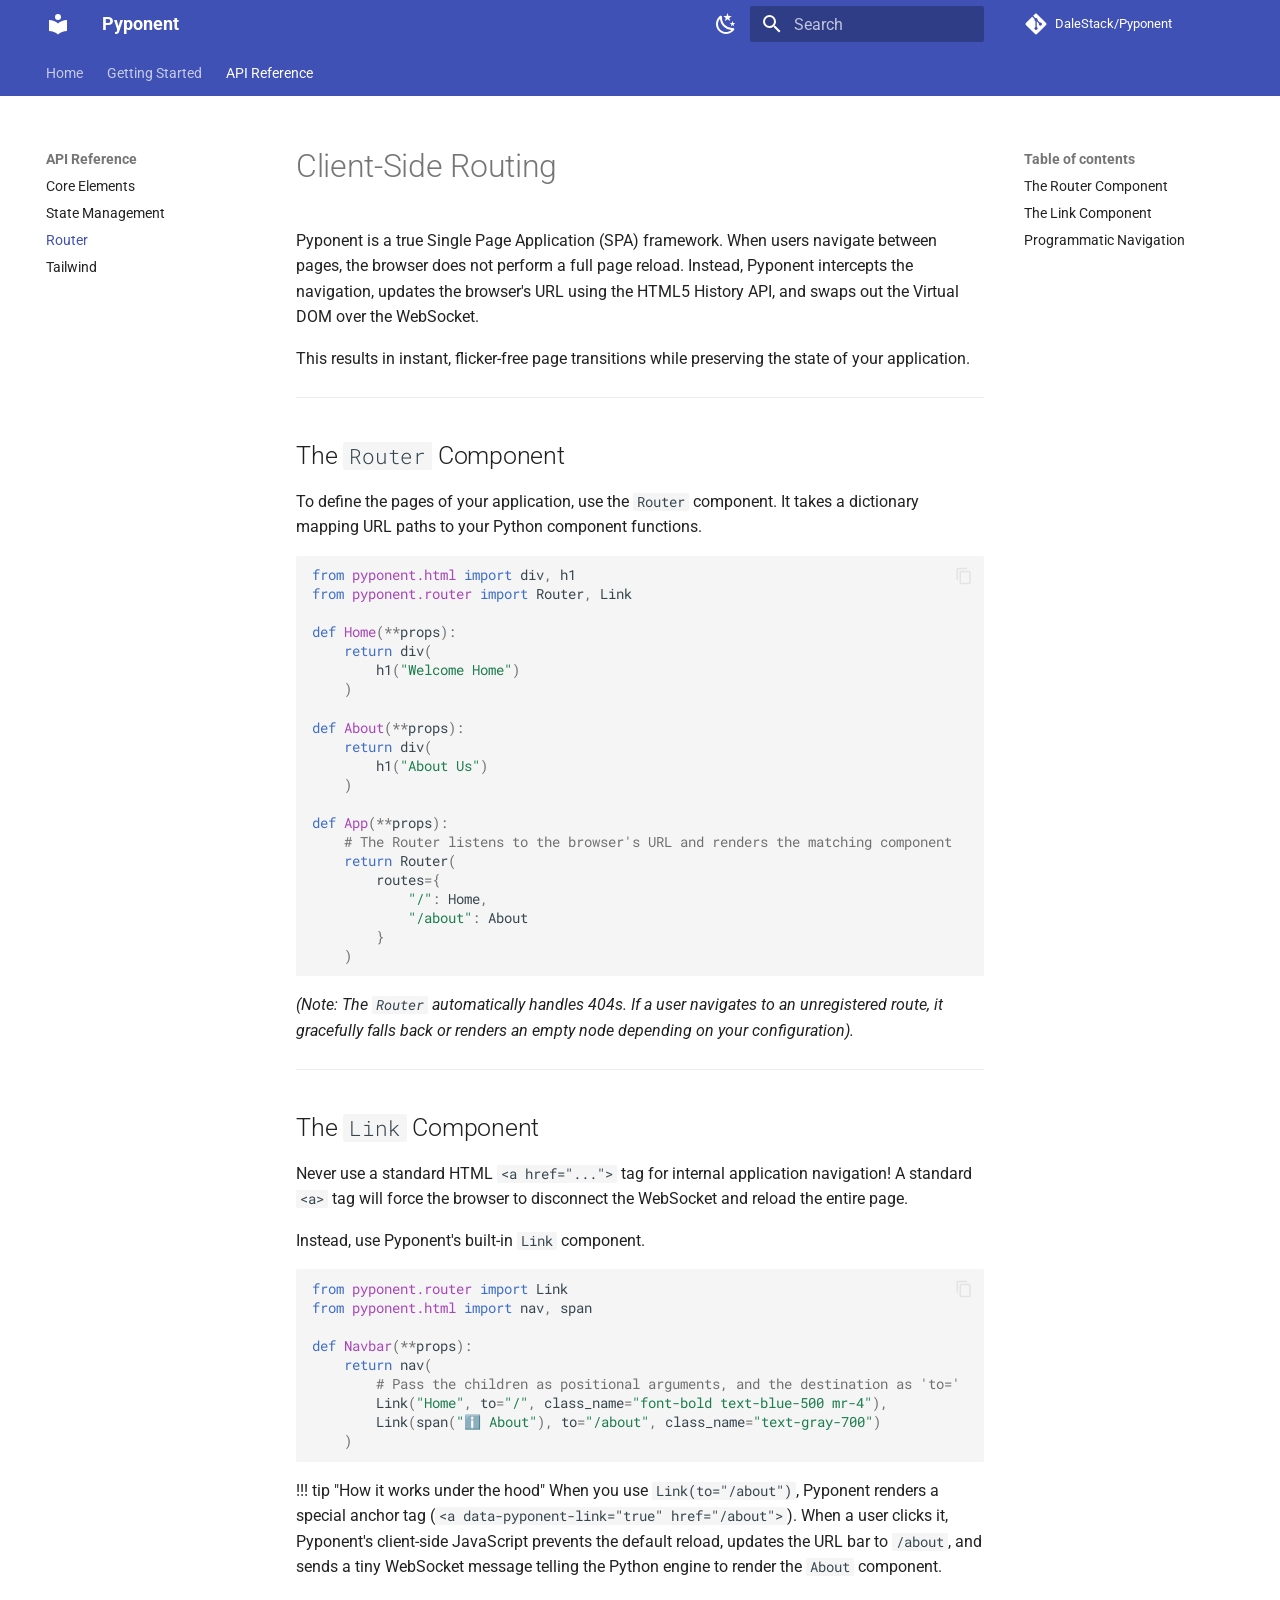
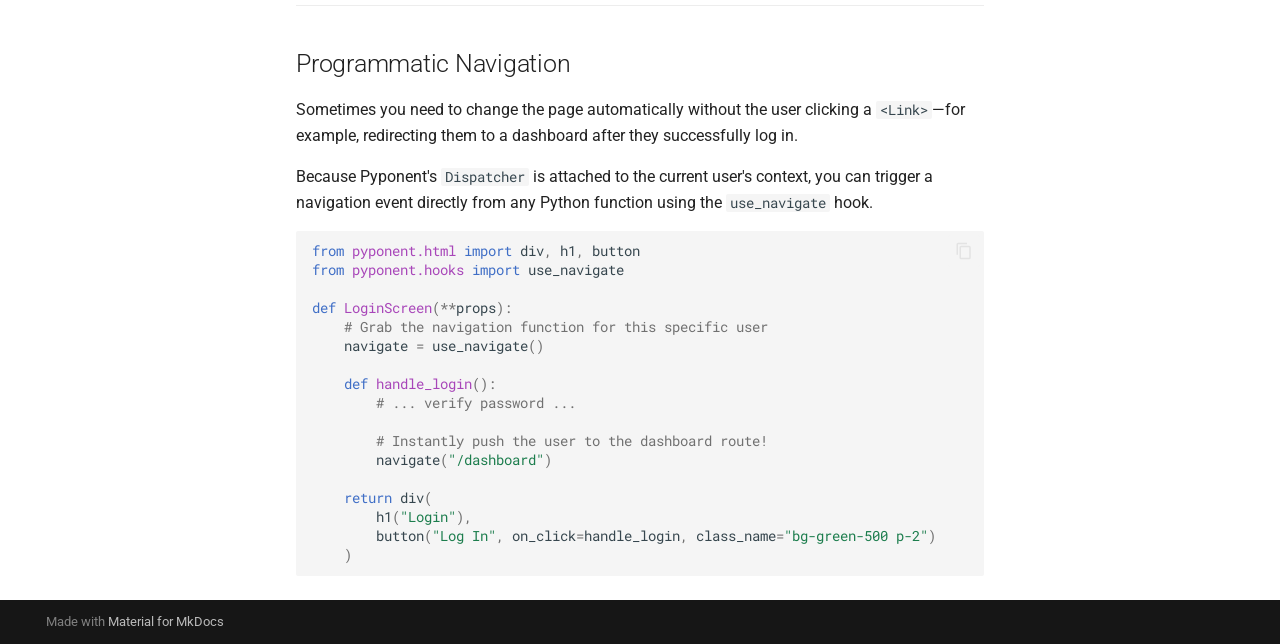
<file: api/router/index.html>
<!doctype html>
<html lang="en" class="no-js">
  <head>
    
      <meta charset="utf-8">
      <meta name="viewport" content="width=device-width,initial-scale=1">
      
        <meta name="description" content="a blazing-fast, Server-Driven UI (SDUI) framework for Python..">
      
      
        <meta name="author" content="dalestack">
      
      
      
        <link rel="prev" href="../hooks/">
      
      
        <link rel="next" href="../tailwind/">
      
      
        
      
      
      <link rel="icon" href="../../assets/images/favicon.png">
      <meta name="generator" content="mkdocs-1.6.1, mkdocs-material-9.7.6">
    
    
      
        <title>Router - Pyponent</title>
      
    
    
      <link rel="stylesheet" href="../../assets/stylesheets/main.484c7ddc.min.css">
      
        
        <link rel="stylesheet" href="../../assets/stylesheets/palette.ab4e12ef.min.css">
      
      


    
    
      
    
    
      
        
        
        <link rel="preconnect" href="https://fonts.gstatic.com" crossorigin>
        <link rel="stylesheet" href="https://fonts.googleapis.com/css?family=Roboto:300,300i,400,400i,700,700i%7CRoboto+Mono:400,400i,700,700i&display=fallback">
        <style>:root{--md-text-font:"Roboto";--md-code-font:"Roboto Mono"}</style>
      
    
    
    <script>__md_scope=new URL("../..",location),__md_hash=e=>[...e].reduce(((e,_)=>(e<<5)-e+_.charCodeAt(0)),0),__md_get=(e,_=localStorage,t=__md_scope)=>JSON.parse(_.getItem(t.pathname+"."+e)),__md_set=(e,_,t=localStorage,a=__md_scope)=>{try{t.setItem(a.pathname+"."+e,JSON.stringify(_))}catch(e){}}</script>
    
      

    
    
  </head>
  
  
    
    
      
    
    
    
    
    <body dir="ltr" data-md-color-scheme="default" data-md-color-primary="indigo" data-md-color-accent="deep-purple">
  
    
    <input class="md-toggle" data-md-toggle="drawer" type="checkbox" id="__drawer" autocomplete="off">
    <input class="md-toggle" data-md-toggle="search" type="checkbox" id="__search" autocomplete="off">
    <label class="md-overlay" for="__drawer"></label>
    <div data-md-component="skip">
      
        
        <a href="#client-side-routing" class="md-skip">
          Skip to content
        </a>
      
    </div>
    <div data-md-component="announce">
      
    </div>
    
    
      

<header class="md-header" data-md-component="header">
  <nav class="md-header__inner md-grid" aria-label="Header">
    <a href="../.." title="Pyponent" class="md-header__button md-logo" aria-label="Pyponent" data-md-component="logo">
      
  
  <svg xmlns="http://www.w3.org/2000/svg" viewBox="0 0 24 24"><path d="M12 8a3 3 0 0 0 3-3 3 3 0 0 0-3-3 3 3 0 0 0-3 3 3 3 0 0 0 3 3m0 3.54C9.64 9.35 6.5 8 3 8v11c3.5 0 6.64 1.35 9 3.54 2.36-2.19 5.5-3.54 9-3.54V8c-3.5 0-6.64 1.35-9 3.54"/></svg>

    </a>
    <label class="md-header__button md-icon" for="__drawer">
      
      <svg xmlns="http://www.w3.org/2000/svg" viewBox="0 0 24 24"><path d="M3 6h18v2H3zm0 5h18v2H3zm0 5h18v2H3z"/></svg>
    </label>
    <div class="md-header__title" data-md-component="header-title">
      <div class="md-header__ellipsis">
        <div class="md-header__topic">
          <span class="md-ellipsis">
            Pyponent
          </span>
        </div>
        <div class="md-header__topic" data-md-component="header-topic">
          <span class="md-ellipsis">
            
              Router
            
          </span>
        </div>
      </div>
    </div>
    
      
        <form class="md-header__option" data-md-component="palette">
  
    
    
    
    <input class="md-option" data-md-color-media="(prefers-color-scheme: light)" data-md-color-scheme="default" data-md-color-primary="indigo" data-md-color-accent="deep-purple"  aria-label="Switch to dark mode"  type="radio" name="__palette" id="__palette_0">
    
      <label class="md-header__button md-icon" title="Switch to dark mode" for="__palette_1" hidden>
        <svg xmlns="http://www.w3.org/2000/svg" viewBox="0 0 24 24"><path d="m17.75 4.09-2.53 1.94.91 3.06-2.63-1.81-2.63 1.81.91-3.06-2.53-1.94L12.44 4l1.06-3 1.06 3zm3.5 6.91-1.64 1.25.59 1.98-1.7-1.17-1.7 1.17.59-1.98L15.75 11l2.06-.05L18.5 9l.69 1.95zm-2.28 4.95c.83-.08 1.72 1.1 1.19 1.85-.32.45-.66.87-1.08 1.27C15.17 23 8.84 23 4.94 19.07c-3.91-3.9-3.91-10.24 0-14.14.4-.4.82-.76 1.27-1.08.75-.53 1.93.36 1.85 1.19-.27 2.86.69 5.83 2.89 8.02a9.96 9.96 0 0 0 8.02 2.89m-1.64 2.02a12.08 12.08 0 0 1-7.8-3.47c-2.17-2.19-3.33-5-3.49-7.82-2.81 3.14-2.7 7.96.31 10.98 3.02 3.01 7.84 3.12 10.98.31"/></svg>
      </label>
    
  
    
    
    
    <input class="md-option" data-md-color-media="(prefers-color-scheme: dark)" data-md-color-scheme="slate" data-md-color-primary="indigo" data-md-color-accent="deep-purple"  aria-label="Switch to light mode"  type="radio" name="__palette" id="__palette_1">
    
      <label class="md-header__button md-icon" title="Switch to light mode" for="__palette_0" hidden>
        <svg xmlns="http://www.w3.org/2000/svg" viewBox="0 0 24 24"><path d="M12 7a5 5 0 0 1 5 5 5 5 0 0 1-5 5 5 5 0 0 1-5-5 5 5 0 0 1 5-5m0 2a3 3 0 0 0-3 3 3 3 0 0 0 3 3 3 3 0 0 0 3-3 3 3 0 0 0-3-3m0-7 2.39 3.42C13.65 5.15 12.84 5 12 5s-1.65.15-2.39.42zM3.34 7l4.16-.35A7.2 7.2 0 0 0 5.94 8.5c-.44.74-.69 1.5-.83 2.29zm.02 10 1.76-3.77a7.131 7.131 0 0 0 2.38 4.14zM20.65 7l-1.77 3.79a7.02 7.02 0 0 0-2.38-4.15zm-.01 10-4.14.36c.59-.51 1.12-1.14 1.54-1.86.42-.73.69-1.5.83-2.29zM12 22l-2.41-3.44c.74.27 1.55.44 2.41.44.82 0 1.63-.17 2.37-.44z"/></svg>
      </label>
    
  
</form>
      
    
    
      <script>var palette=__md_get("__palette");if(palette&&palette.color){if("(prefers-color-scheme)"===palette.color.media){var media=matchMedia("(prefers-color-scheme: light)"),input=document.querySelector(media.matches?"[data-md-color-media='(prefers-color-scheme: light)']":"[data-md-color-media='(prefers-color-scheme: dark)']");palette.color.media=input.getAttribute("data-md-color-media"),palette.color.scheme=input.getAttribute("data-md-color-scheme"),palette.color.primary=input.getAttribute("data-md-color-primary"),palette.color.accent=input.getAttribute("data-md-color-accent")}for(var[key,value]of Object.entries(palette.color))document.body.setAttribute("data-md-color-"+key,value)}</script>
    
    
    
      
      
        <label class="md-header__button md-icon" for="__search">
          
          <svg xmlns="http://www.w3.org/2000/svg" viewBox="0 0 24 24"><path d="M9.5 3A6.5 6.5 0 0 1 16 9.5c0 1.61-.59 3.09-1.56 4.23l.27.27h.79l5 5-1.5 1.5-5-5v-.79l-.27-.27A6.52 6.52 0 0 1 9.5 16 6.5 6.5 0 0 1 3 9.5 6.5 6.5 0 0 1 9.5 3m0 2C7 5 5 7 5 9.5S7 14 9.5 14 14 12 14 9.5 12 5 9.5 5"/></svg>
        </label>
        <div class="md-search" data-md-component="search" role="dialog">
  <label class="md-search__overlay" for="__search"></label>
  <div class="md-search__inner" role="search">
    <form class="md-search__form" name="search">
      <input type="text" class="md-search__input" name="query" aria-label="Search" placeholder="Search" autocapitalize="off" autocorrect="off" autocomplete="off" spellcheck="false" data-md-component="search-query" required>
      <label class="md-search__icon md-icon" for="__search">
        
        <svg xmlns="http://www.w3.org/2000/svg" viewBox="0 0 24 24"><path d="M9.5 3A6.5 6.5 0 0 1 16 9.5c0 1.61-.59 3.09-1.56 4.23l.27.27h.79l5 5-1.5 1.5-5-5v-.79l-.27-.27A6.52 6.52 0 0 1 9.5 16 6.5 6.5 0 0 1 3 9.5 6.5 6.5 0 0 1 9.5 3m0 2C7 5 5 7 5 9.5S7 14 9.5 14 14 12 14 9.5 12 5 9.5 5"/></svg>
        
        <svg xmlns="http://www.w3.org/2000/svg" viewBox="0 0 24 24"><path d="M20 11v2H8l5.5 5.5-1.42 1.42L4.16 12l7.92-7.92L13.5 5.5 8 11z"/></svg>
      </label>
      <nav class="md-search__options" aria-label="Search">
        
        <button type="reset" class="md-search__icon md-icon" title="Clear" aria-label="Clear" tabindex="-1">
          
          <svg xmlns="http://www.w3.org/2000/svg" viewBox="0 0 24 24"><path d="M19 6.41 17.59 5 12 10.59 6.41 5 5 6.41 10.59 12 5 17.59 6.41 19 12 13.41 17.59 19 19 17.59 13.41 12z"/></svg>
        </button>
      </nav>
      
    </form>
    <div class="md-search__output">
      <div class="md-search__scrollwrap" tabindex="0" data-md-scrollfix>
        <div class="md-search-result" data-md-component="search-result">
          <div class="md-search-result__meta">
            Initializing search
          </div>
          <ol class="md-search-result__list" role="presentation"></ol>
        </div>
      </div>
    </div>
  </div>
</div>
      
    
    
      <div class="md-header__source">
        <a href="https://github.com/DaleStack/Pyponent" title="Go to repository" class="md-source" data-md-component="source">
  <div class="md-source__icon md-icon">
    
    <svg xmlns="http://www.w3.org/2000/svg" viewBox="0 0 448 512"><!--! Font Awesome Free 7.1.0 by @fontawesome - https://fontawesome.com License - https://fontawesome.com/license/free (Icons: CC BY 4.0, Fonts: SIL OFL 1.1, Code: MIT License) Copyright 2025 Fonticons, Inc.--><path d="M439.6 236.1 244 40.5c-5.4-5.5-12.8-8.5-20.4-8.5s-15 3-20.4 8.4L162.5 81l51.5 51.5c27.1-9.1 52.7 16.8 43.4 43.7l49.7 49.7c34.2-11.8 61.2 31 35.5 56.7-26.5 26.5-70.2-2.9-56-37.3L240.3 199v121.9c25.3 12.5 22.3 41.8 9.1 55-6.4 6.4-15.2 10.1-24.3 10.1s-17.8-3.6-24.3-10.1c-17.6-17.6-11.1-46.9 11.2-56v-123c-20.8-8.5-24.6-30.7-18.6-45L142.6 101 8.5 235.1C3 240.6 0 247.9 0 255.5s3 15 8.5 20.4l195.6 195.7c5.4 5.4 12.7 8.4 20.4 8.4s15-3 20.4-8.4l194.7-194.7c5.4-5.4 8.4-12.8 8.4-20.4s-3-15-8.4-20.4"/></svg>
  </div>
  <div class="md-source__repository">
    DaleStack/Pyponent
  </div>
</a>
      </div>
    
  </nav>
  
</header>
    
    <div class="md-container" data-md-component="container">
      
      
        
          
            
<nav class="md-tabs" aria-label="Tabs" data-md-component="tabs">
  <div class="md-grid">
    <ul class="md-tabs__list">
      
        
  
  
  
  
    <li class="md-tabs__item">
      <a href="../.." class="md-tabs__link">
        
  
  
    
  
  Home

      </a>
    </li>
  

      
        
  
  
  
  
    
    
      <li class="md-tabs__item">
        <a href="../../getting-started/installation/" class="md-tabs__link">
          
  
  
  Getting Started

        </a>
      </li>
    
  

      
        
  
  
  
    
  
  
    
    
      <li class="md-tabs__item md-tabs__item--active">
        <a href="../html/" class="md-tabs__link">
          
  
  
  API Reference

        </a>
      </li>
    
  

      
    </ul>
  </div>
</nav>
          
        
      
      <main class="md-main" data-md-component="main">
        <div class="md-main__inner md-grid">
          
            
              
              <div class="md-sidebar md-sidebar--primary" data-md-component="sidebar" data-md-type="navigation" >
                <div class="md-sidebar__scrollwrap">
                  <div class="md-sidebar__inner">
                    


  


<nav class="md-nav md-nav--primary md-nav--lifted" aria-label="Navigation" data-md-level="0">
  <label class="md-nav__title" for="__drawer">
    <a href="../.." title="Pyponent" class="md-nav__button md-logo" aria-label="Pyponent" data-md-component="logo">
      
  
  <svg xmlns="http://www.w3.org/2000/svg" viewBox="0 0 24 24"><path d="M12 8a3 3 0 0 0 3-3 3 3 0 0 0-3-3 3 3 0 0 0-3 3 3 3 0 0 0 3 3m0 3.54C9.64 9.35 6.5 8 3 8v11c3.5 0 6.64 1.35 9 3.54 2.36-2.19 5.5-3.54 9-3.54V8c-3.5 0-6.64 1.35-9 3.54"/></svg>

    </a>
    Pyponent
  </label>
  
    <div class="md-nav__source">
      <a href="https://github.com/DaleStack/Pyponent" title="Go to repository" class="md-source" data-md-component="source">
  <div class="md-source__icon md-icon">
    
    <svg xmlns="http://www.w3.org/2000/svg" viewBox="0 0 448 512"><!--! Font Awesome Free 7.1.0 by @fontawesome - https://fontawesome.com License - https://fontawesome.com/license/free (Icons: CC BY 4.0, Fonts: SIL OFL 1.1, Code: MIT License) Copyright 2025 Fonticons, Inc.--><path d="M439.6 236.1 244 40.5c-5.4-5.5-12.8-8.5-20.4-8.5s-15 3-20.4 8.4L162.5 81l51.5 51.5c27.1-9.1 52.7 16.8 43.4 43.7l49.7 49.7c34.2-11.8 61.2 31 35.5 56.7-26.5 26.5-70.2-2.9-56-37.3L240.3 199v121.9c25.3 12.5 22.3 41.8 9.1 55-6.4 6.4-15.2 10.1-24.3 10.1s-17.8-3.6-24.3-10.1c-17.6-17.6-11.1-46.9 11.2-56v-123c-20.8-8.5-24.6-30.7-18.6-45L142.6 101 8.5 235.1C3 240.6 0 247.9 0 255.5s3 15 8.5 20.4l195.6 195.7c5.4 5.4 12.7 8.4 20.4 8.4s15-3 20.4-8.4l194.7-194.7c5.4-5.4 8.4-12.8 8.4-20.4s-3-15-8.4-20.4"/></svg>
  </div>
  <div class="md-source__repository">
    DaleStack/Pyponent
  </div>
</a>
    </div>
  
  <ul class="md-nav__list" data-md-scrollfix>
    
      
      
  
  
  
  
    <li class="md-nav__item">
      <a href="../.." class="md-nav__link">
        
  
  
  <span class="md-ellipsis">
    
  
    Home
  

    
  </span>
  
  

      </a>
    </li>
  

    
      
      
  
  
  
  
    
    
    
    
      
      
        
      
    
    
    <li class="md-nav__item md-nav__item--nested">
      
        
        
        <input class="md-nav__toggle md-toggle " type="checkbox" id="__nav_2" >
        
          
          <label class="md-nav__link" for="__nav_2" id="__nav_2_label" tabindex="0">
            
  
  
  <span class="md-ellipsis">
    
  
    Getting Started
  

    
  </span>
  
  

            <span class="md-nav__icon md-icon"></span>
          </label>
        
        <nav class="md-nav" data-md-level="1" aria-labelledby="__nav_2_label" aria-expanded="false">
          <label class="md-nav__title" for="__nav_2">
            <span class="md-nav__icon md-icon"></span>
            
  
    Getting Started
  

          </label>
          <ul class="md-nav__list" data-md-scrollfix>
            
              
                
  
  
  
  
    <li class="md-nav__item">
      <a href="../../getting-started/installation/" class="md-nav__link">
        
  
  
  <span class="md-ellipsis">
    
  
    Installation
  

    
  </span>
  
  

      </a>
    </li>
  

              
            
              
                
  
  
  
  
    <li class="md-nav__item">
      <a href="../../getting-started/quickstart/" class="md-nav__link">
        
  
  
  <span class="md-ellipsis">
    
  
    Quickstart
  

    
  </span>
  
  

      </a>
    </li>
  

              
            
          </ul>
        </nav>
      
    </li>
  

    
      
      
  
  
    
  
  
  
    
    
    
    
      
        
        
      
      
        
      
    
    
    <li class="md-nav__item md-nav__item--active md-nav__item--section md-nav__item--nested">
      
        
        
        <input class="md-nav__toggle md-toggle " type="checkbox" id="__nav_3" checked>
        
          
          <label class="md-nav__link" for="__nav_3" id="__nav_3_label" tabindex="">
            
  
  
  <span class="md-ellipsis">
    
  
    API Reference
  

    
  </span>
  
  

            <span class="md-nav__icon md-icon"></span>
          </label>
        
        <nav class="md-nav" data-md-level="1" aria-labelledby="__nav_3_label" aria-expanded="true">
          <label class="md-nav__title" for="__nav_3">
            <span class="md-nav__icon md-icon"></span>
            
  
    API Reference
  

          </label>
          <ul class="md-nav__list" data-md-scrollfix>
            
              
                
  
  
  
  
    <li class="md-nav__item">
      <a href="../html/" class="md-nav__link">
        
  
  
  <span class="md-ellipsis">
    
  
    Core Elements
  

    
  </span>
  
  

      </a>
    </li>
  

              
            
              
                
  
  
  
  
    <li class="md-nav__item">
      <a href="../hooks/" class="md-nav__link">
        
  
  
  <span class="md-ellipsis">
    
  
    State Management
  

    
  </span>
  
  

      </a>
    </li>
  

              
            
              
                
  
  
    
  
  
  
    <li class="md-nav__item md-nav__item--active">
      
      <input class="md-nav__toggle md-toggle" type="checkbox" id="__toc">
      
      
        
      
      
        <label class="md-nav__link md-nav__link--active" for="__toc">
          
  
  
  <span class="md-ellipsis">
    
  
    Router
  

    
  </span>
  
  

          <span class="md-nav__icon md-icon"></span>
        </label>
      
      <a href="./" class="md-nav__link md-nav__link--active">
        
  
  
  <span class="md-ellipsis">
    
  
    Router
  

    
  </span>
  
  

      </a>
      
        

<nav class="md-nav md-nav--secondary" aria-label="Table of contents">
  
  
  
    
  
  
    <label class="md-nav__title" for="__toc">
      <span class="md-nav__icon md-icon"></span>
      Table of contents
    </label>
    <ul class="md-nav__list" data-md-component="toc" data-md-scrollfix>
      
        <li class="md-nav__item">
  <a href="#the-router-component" class="md-nav__link">
    <span class="md-ellipsis">
      
        The Router Component
      
    </span>
  </a>
  
</li>
      
        <li class="md-nav__item">
  <a href="#the-link-component" class="md-nav__link">
    <span class="md-ellipsis">
      
        The Link Component
      
    </span>
  </a>
  
</li>
      
        <li class="md-nav__item">
  <a href="#programmatic-navigation" class="md-nav__link">
    <span class="md-ellipsis">
      
        Programmatic Navigation
      
    </span>
  </a>
  
</li>
      
    </ul>
  
</nav>
      
    </li>
  

              
            
              
                
  
  
  
  
    <li class="md-nav__item">
      <a href="../tailwind/" class="md-nav__link">
        
  
  
  <span class="md-ellipsis">
    
  
    Tailwind
  

    
  </span>
  
  

      </a>
    </li>
  

              
            
          </ul>
        </nav>
      
    </li>
  

    
  </ul>
</nav>
                  </div>
                </div>
              </div>
            
            
              
              <div class="md-sidebar md-sidebar--secondary" data-md-component="sidebar" data-md-type="toc" >
                <div class="md-sidebar__scrollwrap">
                  <div class="md-sidebar__inner">
                    

<nav class="md-nav md-nav--secondary" aria-label="Table of contents">
  
  
  
    
  
  
    <label class="md-nav__title" for="__toc">
      <span class="md-nav__icon md-icon"></span>
      Table of contents
    </label>
    <ul class="md-nav__list" data-md-component="toc" data-md-scrollfix>
      
        <li class="md-nav__item">
  <a href="#the-router-component" class="md-nav__link">
    <span class="md-ellipsis">
      
        The Router Component
      
    </span>
  </a>
  
</li>
      
        <li class="md-nav__item">
  <a href="#the-link-component" class="md-nav__link">
    <span class="md-ellipsis">
      
        The Link Component
      
    </span>
  </a>
  
</li>
      
        <li class="md-nav__item">
  <a href="#programmatic-navigation" class="md-nav__link">
    <span class="md-ellipsis">
      
        Programmatic Navigation
      
    </span>
  </a>
  
</li>
      
    </ul>
  
</nav>
                  </div>
                </div>
              </div>
            
          
          
            <div class="md-content" data-md-component="content">
              
              <article class="md-content__inner md-typeset">
                
                  


  
  


<h1 id="client-side-routing">Client-Side Routing</h1>
<p>Pyponent is a true Single Page Application (SPA) framework. When users navigate between pages, the browser does not perform a full page reload. Instead, Pyponent intercepts the navigation, updates the browser's URL using the HTML5 History API, and swaps out the Virtual DOM over the WebSocket.</p>
<p>This results in instant, flicker-free page transitions while preserving the state of your application.</p>
<hr />
<h2 id="the-router-component">The <code>Router</code> Component</h2>
<p>To define the pages of your application, use the <code>Router</code> component. It takes a dictionary mapping URL paths to your Python component functions.</p>
<div class="highlight"><pre><span></span><code><a id="__codelineno-0-1" name="__codelineno-0-1" href="#__codelineno-0-1"></a><span class="kn">from</span><span class="w"> </span><span class="nn">pyponent.html</span><span class="w"> </span><span class="kn">import</span> <span class="n">div</span><span class="p">,</span> <span class="n">h1</span>
<a id="__codelineno-0-2" name="__codelineno-0-2" href="#__codelineno-0-2"></a><span class="kn">from</span><span class="w"> </span><span class="nn">pyponent.router</span><span class="w"> </span><span class="kn">import</span> <span class="n">Router</span><span class="p">,</span> <span class="n">Link</span>
<a id="__codelineno-0-3" name="__codelineno-0-3" href="#__codelineno-0-3"></a>
<a id="__codelineno-0-4" name="__codelineno-0-4" href="#__codelineno-0-4"></a><span class="k">def</span><span class="w"> </span><span class="nf">Home</span><span class="p">(</span><span class="o">**</span><span class="n">props</span><span class="p">):</span>
<a id="__codelineno-0-5" name="__codelineno-0-5" href="#__codelineno-0-5"></a>    <span class="k">return</span> <span class="n">div</span><span class="p">(</span>
<a id="__codelineno-0-6" name="__codelineno-0-6" href="#__codelineno-0-6"></a>        <span class="n">h1</span><span class="p">(</span><span class="s2">&quot;Welcome Home&quot;</span><span class="p">)</span>
<a id="__codelineno-0-7" name="__codelineno-0-7" href="#__codelineno-0-7"></a>    <span class="p">)</span>
<a id="__codelineno-0-8" name="__codelineno-0-8" href="#__codelineno-0-8"></a>
<a id="__codelineno-0-9" name="__codelineno-0-9" href="#__codelineno-0-9"></a><span class="k">def</span><span class="w"> </span><span class="nf">About</span><span class="p">(</span><span class="o">**</span><span class="n">props</span><span class="p">):</span>
<a id="__codelineno-0-10" name="__codelineno-0-10" href="#__codelineno-0-10"></a>    <span class="k">return</span> <span class="n">div</span><span class="p">(</span>
<a id="__codelineno-0-11" name="__codelineno-0-11" href="#__codelineno-0-11"></a>        <span class="n">h1</span><span class="p">(</span><span class="s2">&quot;About Us&quot;</span><span class="p">)</span>
<a id="__codelineno-0-12" name="__codelineno-0-12" href="#__codelineno-0-12"></a>    <span class="p">)</span>
<a id="__codelineno-0-13" name="__codelineno-0-13" href="#__codelineno-0-13"></a>
<a id="__codelineno-0-14" name="__codelineno-0-14" href="#__codelineno-0-14"></a><span class="k">def</span><span class="w"> </span><span class="nf">App</span><span class="p">(</span><span class="o">**</span><span class="n">props</span><span class="p">):</span>
<a id="__codelineno-0-15" name="__codelineno-0-15" href="#__codelineno-0-15"></a>    <span class="c1"># The Router listens to the browser&#39;s URL and renders the matching component</span>
<a id="__codelineno-0-16" name="__codelineno-0-16" href="#__codelineno-0-16"></a>    <span class="k">return</span> <span class="n">Router</span><span class="p">(</span>
<a id="__codelineno-0-17" name="__codelineno-0-17" href="#__codelineno-0-17"></a>        <span class="n">routes</span><span class="o">=</span><span class="p">{</span>
<a id="__codelineno-0-18" name="__codelineno-0-18" href="#__codelineno-0-18"></a>            <span class="s2">&quot;/&quot;</span><span class="p">:</span> <span class="n">Home</span><span class="p">,</span>
<a id="__codelineno-0-19" name="__codelineno-0-19" href="#__codelineno-0-19"></a>            <span class="s2">&quot;/about&quot;</span><span class="p">:</span> <span class="n">About</span>
<a id="__codelineno-0-20" name="__codelineno-0-20" href="#__codelineno-0-20"></a>        <span class="p">}</span>
<a id="__codelineno-0-21" name="__codelineno-0-21" href="#__codelineno-0-21"></a>    <span class="p">)</span>
</code></pre></div>
<p><em>(Note: The <code>Router</code> automatically handles 404s. If a user navigates to an unregistered route, it gracefully falls back or renders an empty node depending on your configuration).</em></p>
<hr />
<h2 id="the-link-component">The <code>Link</code> Component</h2>
<p>Never use a standard HTML <code>&lt;a href="..."&gt;</code> tag for internal application navigation! A standard <code>&lt;a&gt;</code> tag will force the browser to disconnect the WebSocket and reload the entire page.</p>
<p>Instead, use Pyponent's built-in <code>Link</code> component. </p>
<div class="highlight"><pre><span></span><code><a id="__codelineno-1-1" name="__codelineno-1-1" href="#__codelineno-1-1"></a><span class="kn">from</span><span class="w"> </span><span class="nn">pyponent.router</span><span class="w"> </span><span class="kn">import</span> <span class="n">Link</span>
<a id="__codelineno-1-2" name="__codelineno-1-2" href="#__codelineno-1-2"></a><span class="kn">from</span><span class="w"> </span><span class="nn">pyponent.html</span><span class="w"> </span><span class="kn">import</span> <span class="n">nav</span><span class="p">,</span> <span class="n">span</span>
<a id="__codelineno-1-3" name="__codelineno-1-3" href="#__codelineno-1-3"></a>
<a id="__codelineno-1-4" name="__codelineno-1-4" href="#__codelineno-1-4"></a><span class="k">def</span><span class="w"> </span><span class="nf">Navbar</span><span class="p">(</span><span class="o">**</span><span class="n">props</span><span class="p">):</span>
<a id="__codelineno-1-5" name="__codelineno-1-5" href="#__codelineno-1-5"></a>    <span class="k">return</span> <span class="n">nav</span><span class="p">(</span>
<a id="__codelineno-1-6" name="__codelineno-1-6" href="#__codelineno-1-6"></a>        <span class="c1"># Pass the children as positional arguments, and the destination as &#39;to=&#39;</span>
<a id="__codelineno-1-7" name="__codelineno-1-7" href="#__codelineno-1-7"></a>        <span class="n">Link</span><span class="p">(</span><span class="s2">&quot;Home&quot;</span><span class="p">,</span> <span class="n">to</span><span class="o">=</span><span class="s2">&quot;/&quot;</span><span class="p">,</span> <span class="n">class_name</span><span class="o">=</span><span class="s2">&quot;font-bold text-blue-500 mr-4&quot;</span><span class="p">),</span>
<a id="__codelineno-1-8" name="__codelineno-1-8" href="#__codelineno-1-8"></a>        <span class="n">Link</span><span class="p">(</span><span class="n">span</span><span class="p">(</span><span class="s2">&quot;ℹ️ About&quot;</span><span class="p">),</span> <span class="n">to</span><span class="o">=</span><span class="s2">&quot;/about&quot;</span><span class="p">,</span> <span class="n">class_name</span><span class="o">=</span><span class="s2">&quot;text-gray-700&quot;</span><span class="p">)</span>
<a id="__codelineno-1-9" name="__codelineno-1-9" href="#__codelineno-1-9"></a>    <span class="p">)</span>
</code></pre></div>
<p>!!! tip "How it works under the hood"
    When you use <code>Link(to="/about")</code>, Pyponent renders a special anchor tag (<code>&lt;a data-pyponent-link="true" href="/about"&gt;</code>). When a user clicks it, Pyponent's client-side JavaScript prevents the default reload, updates the URL bar to <code>/about</code>, and sends a tiny WebSocket message telling the Python engine to render the <code>About</code> component.</p>
<hr />
<h2 id="programmatic-navigation">Programmatic Navigation</h2>
<p>Sometimes you need to change the page automatically without the user clicking a <code>&lt;Link&gt;</code>—for example, redirecting them to a dashboard after they successfully log in. </p>
<p>Because Pyponent's <code>Dispatcher</code> is attached to the current user's context, you can trigger a navigation event directly from any Python function using the <code>use_navigate</code> hook.</p>
<div class="highlight"><pre><span></span><code><a id="__codelineno-2-1" name="__codelineno-2-1" href="#__codelineno-2-1"></a><span class="kn">from</span><span class="w"> </span><span class="nn">pyponent.html</span><span class="w"> </span><span class="kn">import</span> <span class="n">div</span><span class="p">,</span> <span class="n">h1</span><span class="p">,</span> <span class="n">button</span>
<a id="__codelineno-2-2" name="__codelineno-2-2" href="#__codelineno-2-2"></a><span class="kn">from</span><span class="w"> </span><span class="nn">pyponent.hooks</span><span class="w"> </span><span class="kn">import</span> <span class="n">use_navigate</span>
<a id="__codelineno-2-3" name="__codelineno-2-3" href="#__codelineno-2-3"></a>
<a id="__codelineno-2-4" name="__codelineno-2-4" href="#__codelineno-2-4"></a><span class="k">def</span><span class="w"> </span><span class="nf">LoginScreen</span><span class="p">(</span><span class="o">**</span><span class="n">props</span><span class="p">):</span>
<a id="__codelineno-2-5" name="__codelineno-2-5" href="#__codelineno-2-5"></a>    <span class="c1"># Grab the navigation function for this specific user</span>
<a id="__codelineno-2-6" name="__codelineno-2-6" href="#__codelineno-2-6"></a>    <span class="n">navigate</span> <span class="o">=</span> <span class="n">use_navigate</span><span class="p">()</span>
<a id="__codelineno-2-7" name="__codelineno-2-7" href="#__codelineno-2-7"></a>
<a id="__codelineno-2-8" name="__codelineno-2-8" href="#__codelineno-2-8"></a>    <span class="k">def</span><span class="w"> </span><span class="nf">handle_login</span><span class="p">():</span>
<a id="__codelineno-2-9" name="__codelineno-2-9" href="#__codelineno-2-9"></a>        <span class="c1"># ... verify password ...</span>
<a id="__codelineno-2-10" name="__codelineno-2-10" href="#__codelineno-2-10"></a>
<a id="__codelineno-2-11" name="__codelineno-2-11" href="#__codelineno-2-11"></a>        <span class="c1"># Instantly push the user to the dashboard route!</span>
<a id="__codelineno-2-12" name="__codelineno-2-12" href="#__codelineno-2-12"></a>        <span class="n">navigate</span><span class="p">(</span><span class="s2">&quot;/dashboard&quot;</span><span class="p">)</span>
<a id="__codelineno-2-13" name="__codelineno-2-13" href="#__codelineno-2-13"></a>
<a id="__codelineno-2-14" name="__codelineno-2-14" href="#__codelineno-2-14"></a>    <span class="k">return</span> <span class="n">div</span><span class="p">(</span>
<a id="__codelineno-2-15" name="__codelineno-2-15" href="#__codelineno-2-15"></a>        <span class="n">h1</span><span class="p">(</span><span class="s2">&quot;Login&quot;</span><span class="p">),</span>
<a id="__codelineno-2-16" name="__codelineno-2-16" href="#__codelineno-2-16"></a>        <span class="n">button</span><span class="p">(</span><span class="s2">&quot;Log In&quot;</span><span class="p">,</span> <span class="n">on_click</span><span class="o">=</span><span class="n">handle_login</span><span class="p">,</span> <span class="n">class_name</span><span class="o">=</span><span class="s2">&quot;bg-green-500 p-2&quot;</span><span class="p">)</span>
<a id="__codelineno-2-17" name="__codelineno-2-17" href="#__codelineno-2-17"></a>    <span class="p">)</span>
</code></pre></div>












                
              </article>
            </div>
          
          
<script>var target=document.getElementById(location.hash.slice(1));target&&target.name&&(target.checked=target.name.startsWith("__tabbed_"))</script>
        </div>
        
      </main>
      
        <footer class="md-footer">
  
  <div class="md-footer-meta md-typeset">
    <div class="md-footer-meta__inner md-grid">
      <div class="md-copyright">
  
  
    Made with
    <a href="https://squidfunk.github.io/mkdocs-material/" target="_blank" rel="noopener">
      Material for MkDocs
    </a>
  
</div>
      
    </div>
  </div>
</footer>
      
    </div>
    <div class="md-dialog" data-md-component="dialog">
      <div class="md-dialog__inner md-typeset"></div>
    </div>
    
    
    
      
      
      <script id="__config" type="application/json">{"annotate": null, "base": "../..", "features": ["navigation.tabs", "navigation.sections", "content.code.copy"], "search": "../../assets/javascripts/workers/search.2c215733.min.js", "tags": null, "translations": {"clipboard.copied": "Copied to clipboard", "clipboard.copy": "Copy to clipboard", "search.result.more.one": "1 more on this page", "search.result.more.other": "# more on this page", "search.result.none": "No matching documents", "search.result.one": "1 matching document", "search.result.other": "# matching documents", "search.result.placeholder": "Type to start searching", "search.result.term.missing": "Missing", "select.version": "Select version"}, "version": null}</script>
    
    
      <script src="../../assets/javascripts/bundle.79ae519e.min.js"></script>
      
    
  </body>
</html>
</file>
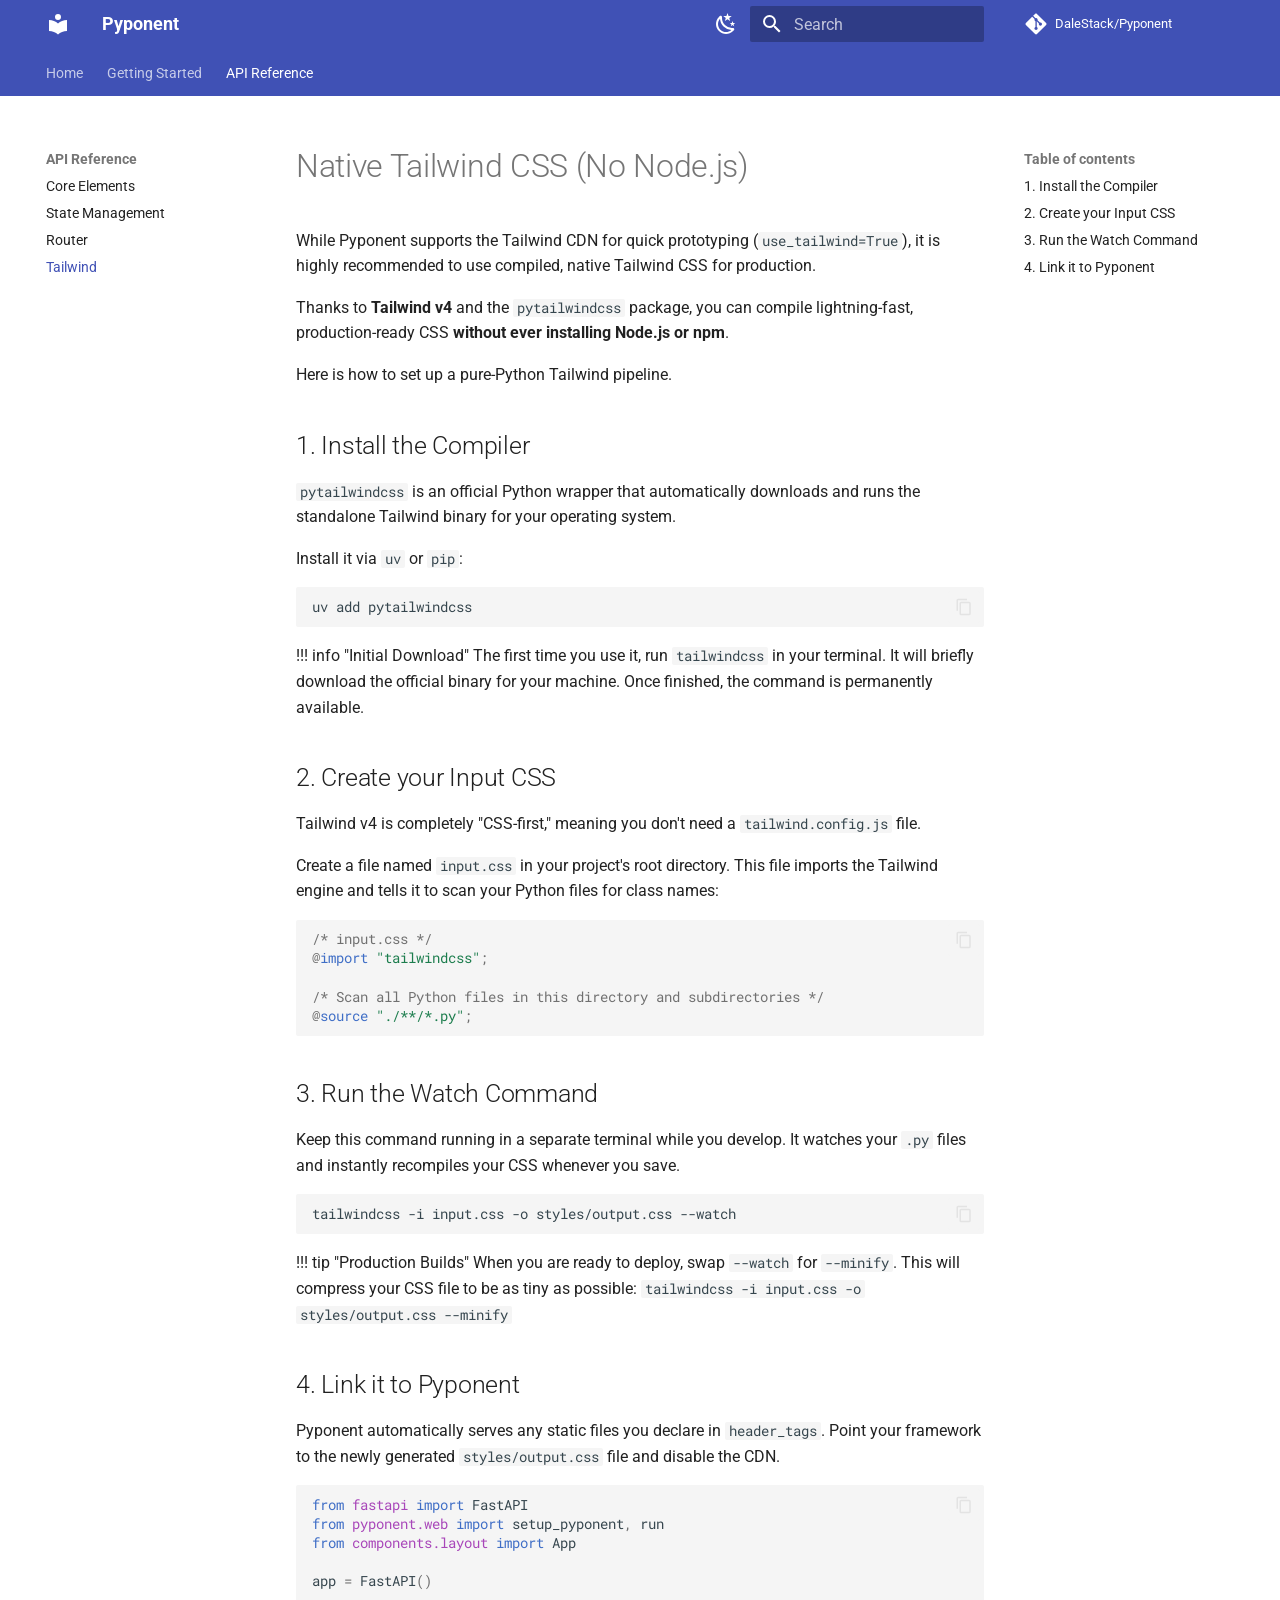
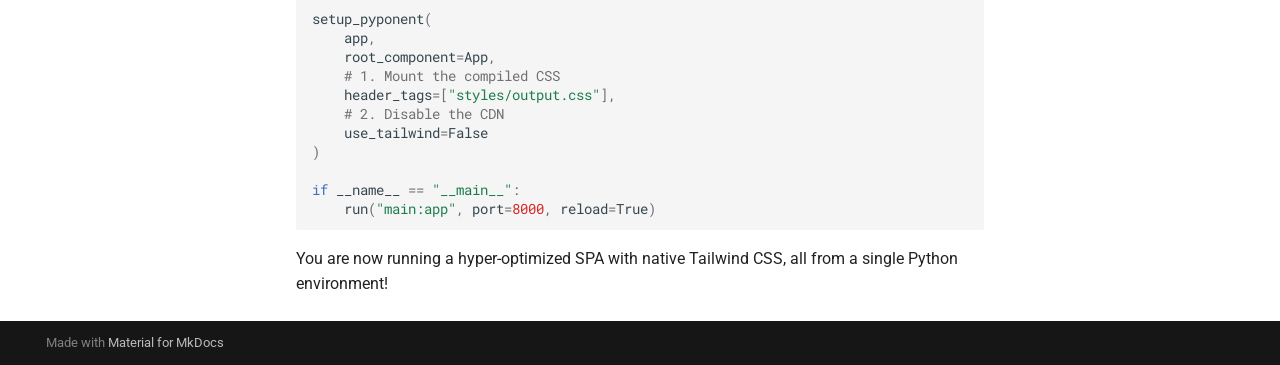
<file: api/tailwind/index.html>
<!doctype html>
<html lang="en" class="no-js">
  <head>
    
      <meta charset="utf-8">
      <meta name="viewport" content="width=device-width,initial-scale=1">
      
        <meta name="description" content="a blazing-fast, Server-Driven UI (SDUI) framework for Python..">
      
      
        <meta name="author" content="dalestack">
      
      
      
        <link rel="prev" href="../router/">
      
      
      
        
      
      
      <link rel="icon" href="../../assets/images/favicon.png">
      <meta name="generator" content="mkdocs-1.6.1, mkdocs-material-9.7.6">
    
    
      
        <title>Tailwind - Pyponent</title>
      
    
    
      <link rel="stylesheet" href="../../assets/stylesheets/main.484c7ddc.min.css">
      
        
        <link rel="stylesheet" href="../../assets/stylesheets/palette.ab4e12ef.min.css">
      
      


    
    
      
    
    
      
        
        
        <link rel="preconnect" href="https://fonts.gstatic.com" crossorigin>
        <link rel="stylesheet" href="https://fonts.googleapis.com/css?family=Roboto:300,300i,400,400i,700,700i%7CRoboto+Mono:400,400i,700,700i&display=fallback">
        <style>:root{--md-text-font:"Roboto";--md-code-font:"Roboto Mono"}</style>
      
    
    
    <script>__md_scope=new URL("../..",location),__md_hash=e=>[...e].reduce(((e,_)=>(e<<5)-e+_.charCodeAt(0)),0),__md_get=(e,_=localStorage,t=__md_scope)=>JSON.parse(_.getItem(t.pathname+"."+e)),__md_set=(e,_,t=localStorage,a=__md_scope)=>{try{t.setItem(a.pathname+"."+e,JSON.stringify(_))}catch(e){}}</script>
    
      

    
    
  </head>
  
  
    
    
      
    
    
    
    
    <body dir="ltr" data-md-color-scheme="default" data-md-color-primary="indigo" data-md-color-accent="deep-purple">
  
    
    <input class="md-toggle" data-md-toggle="drawer" type="checkbox" id="__drawer" autocomplete="off">
    <input class="md-toggle" data-md-toggle="search" type="checkbox" id="__search" autocomplete="off">
    <label class="md-overlay" for="__drawer"></label>
    <div data-md-component="skip">
      
        
        <a href="#native-tailwind-css-no-nodejs" class="md-skip">
          Skip to content
        </a>
      
    </div>
    <div data-md-component="announce">
      
    </div>
    
    
      

<header class="md-header" data-md-component="header">
  <nav class="md-header__inner md-grid" aria-label="Header">
    <a href="../.." title="Pyponent" class="md-header__button md-logo" aria-label="Pyponent" data-md-component="logo">
      
  
  <svg xmlns="http://www.w3.org/2000/svg" viewBox="0 0 24 24"><path d="M12 8a3 3 0 0 0 3-3 3 3 0 0 0-3-3 3 3 0 0 0-3 3 3 3 0 0 0 3 3m0 3.54C9.64 9.35 6.5 8 3 8v11c3.5 0 6.64 1.35 9 3.54 2.36-2.19 5.5-3.54 9-3.54V8c-3.5 0-6.64 1.35-9 3.54"/></svg>

    </a>
    <label class="md-header__button md-icon" for="__drawer">
      
      <svg xmlns="http://www.w3.org/2000/svg" viewBox="0 0 24 24"><path d="M3 6h18v2H3zm0 5h18v2H3zm0 5h18v2H3z"/></svg>
    </label>
    <div class="md-header__title" data-md-component="header-title">
      <div class="md-header__ellipsis">
        <div class="md-header__topic">
          <span class="md-ellipsis">
            Pyponent
          </span>
        </div>
        <div class="md-header__topic" data-md-component="header-topic">
          <span class="md-ellipsis">
            
              Tailwind
            
          </span>
        </div>
      </div>
    </div>
    
      
        <form class="md-header__option" data-md-component="palette">
  
    
    
    
    <input class="md-option" data-md-color-media="(prefers-color-scheme: light)" data-md-color-scheme="default" data-md-color-primary="indigo" data-md-color-accent="deep-purple"  aria-label="Switch to dark mode"  type="radio" name="__palette" id="__palette_0">
    
      <label class="md-header__button md-icon" title="Switch to dark mode" for="__palette_1" hidden>
        <svg xmlns="http://www.w3.org/2000/svg" viewBox="0 0 24 24"><path d="m17.75 4.09-2.53 1.94.91 3.06-2.63-1.81-2.63 1.81.91-3.06-2.53-1.94L12.44 4l1.06-3 1.06 3zm3.5 6.91-1.64 1.25.59 1.98-1.7-1.17-1.7 1.17.59-1.98L15.75 11l2.06-.05L18.5 9l.69 1.95zm-2.28 4.95c.83-.08 1.72 1.1 1.19 1.85-.32.45-.66.87-1.08 1.27C15.17 23 8.84 23 4.94 19.07c-3.91-3.9-3.91-10.24 0-14.14.4-.4.82-.76 1.27-1.08.75-.53 1.93.36 1.85 1.19-.27 2.86.69 5.83 2.89 8.02a9.96 9.96 0 0 0 8.02 2.89m-1.64 2.02a12.08 12.08 0 0 1-7.8-3.47c-2.17-2.19-3.33-5-3.49-7.82-2.81 3.14-2.7 7.96.31 10.98 3.02 3.01 7.84 3.12 10.98.31"/></svg>
      </label>
    
  
    
    
    
    <input class="md-option" data-md-color-media="(prefers-color-scheme: dark)" data-md-color-scheme="slate" data-md-color-primary="indigo" data-md-color-accent="deep-purple"  aria-label="Switch to light mode"  type="radio" name="__palette" id="__palette_1">
    
      <label class="md-header__button md-icon" title="Switch to light mode" for="__palette_0" hidden>
        <svg xmlns="http://www.w3.org/2000/svg" viewBox="0 0 24 24"><path d="M12 7a5 5 0 0 1 5 5 5 5 0 0 1-5 5 5 5 0 0 1-5-5 5 5 0 0 1 5-5m0 2a3 3 0 0 0-3 3 3 3 0 0 0 3 3 3 3 0 0 0 3-3 3 3 0 0 0-3-3m0-7 2.39 3.42C13.65 5.15 12.84 5 12 5s-1.65.15-2.39.42zM3.34 7l4.16-.35A7.2 7.2 0 0 0 5.94 8.5c-.44.74-.69 1.5-.83 2.29zm.02 10 1.76-3.77a7.131 7.131 0 0 0 2.38 4.14zM20.65 7l-1.77 3.79a7.02 7.02 0 0 0-2.38-4.15zm-.01 10-4.14.36c.59-.51 1.12-1.14 1.54-1.86.42-.73.69-1.5.83-2.29zM12 22l-2.41-3.44c.74.27 1.55.44 2.41.44.82 0 1.63-.17 2.37-.44z"/></svg>
      </label>
    
  
</form>
      
    
    
      <script>var palette=__md_get("__palette");if(palette&&palette.color){if("(prefers-color-scheme)"===palette.color.media){var media=matchMedia("(prefers-color-scheme: light)"),input=document.querySelector(media.matches?"[data-md-color-media='(prefers-color-scheme: light)']":"[data-md-color-media='(prefers-color-scheme: dark)']");palette.color.media=input.getAttribute("data-md-color-media"),palette.color.scheme=input.getAttribute("data-md-color-scheme"),palette.color.primary=input.getAttribute("data-md-color-primary"),palette.color.accent=input.getAttribute("data-md-color-accent")}for(var[key,value]of Object.entries(palette.color))document.body.setAttribute("data-md-color-"+key,value)}</script>
    
    
    
      
      
        <label class="md-header__button md-icon" for="__search">
          
          <svg xmlns="http://www.w3.org/2000/svg" viewBox="0 0 24 24"><path d="M9.5 3A6.5 6.5 0 0 1 16 9.5c0 1.61-.59 3.09-1.56 4.23l.27.27h.79l5 5-1.5 1.5-5-5v-.79l-.27-.27A6.52 6.52 0 0 1 9.5 16 6.5 6.5 0 0 1 3 9.5 6.5 6.5 0 0 1 9.5 3m0 2C7 5 5 7 5 9.5S7 14 9.5 14 14 12 14 9.5 12 5 9.5 5"/></svg>
        </label>
        <div class="md-search" data-md-component="search" role="dialog">
  <label class="md-search__overlay" for="__search"></label>
  <div class="md-search__inner" role="search">
    <form class="md-search__form" name="search">
      <input type="text" class="md-search__input" name="query" aria-label="Search" placeholder="Search" autocapitalize="off" autocorrect="off" autocomplete="off" spellcheck="false" data-md-component="search-query" required>
      <label class="md-search__icon md-icon" for="__search">
        
        <svg xmlns="http://www.w3.org/2000/svg" viewBox="0 0 24 24"><path d="M9.5 3A6.5 6.5 0 0 1 16 9.5c0 1.61-.59 3.09-1.56 4.23l.27.27h.79l5 5-1.5 1.5-5-5v-.79l-.27-.27A6.52 6.52 0 0 1 9.5 16 6.5 6.5 0 0 1 3 9.5 6.5 6.5 0 0 1 9.5 3m0 2C7 5 5 7 5 9.5S7 14 9.5 14 14 12 14 9.5 12 5 9.5 5"/></svg>
        
        <svg xmlns="http://www.w3.org/2000/svg" viewBox="0 0 24 24"><path d="M20 11v2H8l5.5 5.5-1.42 1.42L4.16 12l7.92-7.92L13.5 5.5 8 11z"/></svg>
      </label>
      <nav class="md-search__options" aria-label="Search">
        
        <button type="reset" class="md-search__icon md-icon" title="Clear" aria-label="Clear" tabindex="-1">
          
          <svg xmlns="http://www.w3.org/2000/svg" viewBox="0 0 24 24"><path d="M19 6.41 17.59 5 12 10.59 6.41 5 5 6.41 10.59 12 5 17.59 6.41 19 12 13.41 17.59 19 19 17.59 13.41 12z"/></svg>
        </button>
      </nav>
      
    </form>
    <div class="md-search__output">
      <div class="md-search__scrollwrap" tabindex="0" data-md-scrollfix>
        <div class="md-search-result" data-md-component="search-result">
          <div class="md-search-result__meta">
            Initializing search
          </div>
          <ol class="md-search-result__list" role="presentation"></ol>
        </div>
      </div>
    </div>
  </div>
</div>
      
    
    
      <div class="md-header__source">
        <a href="https://github.com/DaleStack/Pyponent" title="Go to repository" class="md-source" data-md-component="source">
  <div class="md-source__icon md-icon">
    
    <svg xmlns="http://www.w3.org/2000/svg" viewBox="0 0 448 512"><!--! Font Awesome Free 7.1.0 by @fontawesome - https://fontawesome.com License - https://fontawesome.com/license/free (Icons: CC BY 4.0, Fonts: SIL OFL 1.1, Code: MIT License) Copyright 2025 Fonticons, Inc.--><path d="M439.6 236.1 244 40.5c-5.4-5.5-12.8-8.5-20.4-8.5s-15 3-20.4 8.4L162.5 81l51.5 51.5c27.1-9.1 52.7 16.8 43.4 43.7l49.7 49.7c34.2-11.8 61.2 31 35.5 56.7-26.5 26.5-70.2-2.9-56-37.3L240.3 199v121.9c25.3 12.5 22.3 41.8 9.1 55-6.4 6.4-15.2 10.1-24.3 10.1s-17.8-3.6-24.3-10.1c-17.6-17.6-11.1-46.9 11.2-56v-123c-20.8-8.5-24.6-30.7-18.6-45L142.6 101 8.5 235.1C3 240.6 0 247.9 0 255.5s3 15 8.5 20.4l195.6 195.7c5.4 5.4 12.7 8.4 20.4 8.4s15-3 20.4-8.4l194.7-194.7c5.4-5.4 8.4-12.8 8.4-20.4s-3-15-8.4-20.4"/></svg>
  </div>
  <div class="md-source__repository">
    DaleStack/Pyponent
  </div>
</a>
      </div>
    
  </nav>
  
</header>
    
    <div class="md-container" data-md-component="container">
      
      
        
          
            
<nav class="md-tabs" aria-label="Tabs" data-md-component="tabs">
  <div class="md-grid">
    <ul class="md-tabs__list">
      
        
  
  
  
  
    <li class="md-tabs__item">
      <a href="../.." class="md-tabs__link">
        
  
  
    
  
  Home

      </a>
    </li>
  

      
        
  
  
  
  
    
    
      <li class="md-tabs__item">
        <a href="../../getting-started/installation/" class="md-tabs__link">
          
  
  
  Getting Started

        </a>
      </li>
    
  

      
        
  
  
  
    
  
  
    
    
      <li class="md-tabs__item md-tabs__item--active">
        <a href="../html/" class="md-tabs__link">
          
  
  
  API Reference

        </a>
      </li>
    
  

      
    </ul>
  </div>
</nav>
          
        
      
      <main class="md-main" data-md-component="main">
        <div class="md-main__inner md-grid">
          
            
              
              <div class="md-sidebar md-sidebar--primary" data-md-component="sidebar" data-md-type="navigation" >
                <div class="md-sidebar__scrollwrap">
                  <div class="md-sidebar__inner">
                    


  


<nav class="md-nav md-nav--primary md-nav--lifted" aria-label="Navigation" data-md-level="0">
  <label class="md-nav__title" for="__drawer">
    <a href="../.." title="Pyponent" class="md-nav__button md-logo" aria-label="Pyponent" data-md-component="logo">
      
  
  <svg xmlns="http://www.w3.org/2000/svg" viewBox="0 0 24 24"><path d="M12 8a3 3 0 0 0 3-3 3 3 0 0 0-3-3 3 3 0 0 0-3 3 3 3 0 0 0 3 3m0 3.54C9.64 9.35 6.5 8 3 8v11c3.5 0 6.64 1.35 9 3.54 2.36-2.19 5.5-3.54 9-3.54V8c-3.5 0-6.64 1.35-9 3.54"/></svg>

    </a>
    Pyponent
  </label>
  
    <div class="md-nav__source">
      <a href="https://github.com/DaleStack/Pyponent" title="Go to repository" class="md-source" data-md-component="source">
  <div class="md-source__icon md-icon">
    
    <svg xmlns="http://www.w3.org/2000/svg" viewBox="0 0 448 512"><!--! Font Awesome Free 7.1.0 by @fontawesome - https://fontawesome.com License - https://fontawesome.com/license/free (Icons: CC BY 4.0, Fonts: SIL OFL 1.1, Code: MIT License) Copyright 2025 Fonticons, Inc.--><path d="M439.6 236.1 244 40.5c-5.4-5.5-12.8-8.5-20.4-8.5s-15 3-20.4 8.4L162.5 81l51.5 51.5c27.1-9.1 52.7 16.8 43.4 43.7l49.7 49.7c34.2-11.8 61.2 31 35.5 56.7-26.5 26.5-70.2-2.9-56-37.3L240.3 199v121.9c25.3 12.5 22.3 41.8 9.1 55-6.4 6.4-15.2 10.1-24.3 10.1s-17.8-3.6-24.3-10.1c-17.6-17.6-11.1-46.9 11.2-56v-123c-20.8-8.5-24.6-30.7-18.6-45L142.6 101 8.5 235.1C3 240.6 0 247.9 0 255.5s3 15 8.5 20.4l195.6 195.7c5.4 5.4 12.7 8.4 20.4 8.4s15-3 20.4-8.4l194.7-194.7c5.4-5.4 8.4-12.8 8.4-20.4s-3-15-8.4-20.4"/></svg>
  </div>
  <div class="md-source__repository">
    DaleStack/Pyponent
  </div>
</a>
    </div>
  
  <ul class="md-nav__list" data-md-scrollfix>
    
      
      
  
  
  
  
    <li class="md-nav__item">
      <a href="../.." class="md-nav__link">
        
  
  
  <span class="md-ellipsis">
    
  
    Home
  

    
  </span>
  
  

      </a>
    </li>
  

    
      
      
  
  
  
  
    
    
    
    
      
      
        
      
    
    
    <li class="md-nav__item md-nav__item--nested">
      
        
        
        <input class="md-nav__toggle md-toggle " type="checkbox" id="__nav_2" >
        
          
          <label class="md-nav__link" for="__nav_2" id="__nav_2_label" tabindex="0">
            
  
  
  <span class="md-ellipsis">
    
  
    Getting Started
  

    
  </span>
  
  

            <span class="md-nav__icon md-icon"></span>
          </label>
        
        <nav class="md-nav" data-md-level="1" aria-labelledby="__nav_2_label" aria-expanded="false">
          <label class="md-nav__title" for="__nav_2">
            <span class="md-nav__icon md-icon"></span>
            
  
    Getting Started
  

          </label>
          <ul class="md-nav__list" data-md-scrollfix>
            
              
                
  
  
  
  
    <li class="md-nav__item">
      <a href="../../getting-started/installation/" class="md-nav__link">
        
  
  
  <span class="md-ellipsis">
    
  
    Installation
  

    
  </span>
  
  

      </a>
    </li>
  

              
            
              
                
  
  
  
  
    <li class="md-nav__item">
      <a href="../../getting-started/quickstart/" class="md-nav__link">
        
  
  
  <span class="md-ellipsis">
    
  
    Quickstart
  

    
  </span>
  
  

      </a>
    </li>
  

              
            
          </ul>
        </nav>
      
    </li>
  

    
      
      
  
  
    
  
  
  
    
    
    
    
      
        
        
      
      
        
      
    
    
    <li class="md-nav__item md-nav__item--active md-nav__item--section md-nav__item--nested">
      
        
        
        <input class="md-nav__toggle md-toggle " type="checkbox" id="__nav_3" checked>
        
          
          <label class="md-nav__link" for="__nav_3" id="__nav_3_label" tabindex="">
            
  
  
  <span class="md-ellipsis">
    
  
    API Reference
  

    
  </span>
  
  

            <span class="md-nav__icon md-icon"></span>
          </label>
        
        <nav class="md-nav" data-md-level="1" aria-labelledby="__nav_3_label" aria-expanded="true">
          <label class="md-nav__title" for="__nav_3">
            <span class="md-nav__icon md-icon"></span>
            
  
    API Reference
  

          </label>
          <ul class="md-nav__list" data-md-scrollfix>
            
              
                
  
  
  
  
    <li class="md-nav__item">
      <a href="../html/" class="md-nav__link">
        
  
  
  <span class="md-ellipsis">
    
  
    Core Elements
  

    
  </span>
  
  

      </a>
    </li>
  

              
            
              
                
  
  
  
  
    <li class="md-nav__item">
      <a href="../hooks/" class="md-nav__link">
        
  
  
  <span class="md-ellipsis">
    
  
    State Management
  

    
  </span>
  
  

      </a>
    </li>
  

              
            
              
                
  
  
  
  
    <li class="md-nav__item">
      <a href="../router/" class="md-nav__link">
        
  
  
  <span class="md-ellipsis">
    
  
    Router
  

    
  </span>
  
  

      </a>
    </li>
  

              
            
              
                
  
  
    
  
  
  
    <li class="md-nav__item md-nav__item--active">
      
      <input class="md-nav__toggle md-toggle" type="checkbox" id="__toc">
      
      
        
      
      
        <label class="md-nav__link md-nav__link--active" for="__toc">
          
  
  
  <span class="md-ellipsis">
    
  
    Tailwind
  

    
  </span>
  
  

          <span class="md-nav__icon md-icon"></span>
        </label>
      
      <a href="./" class="md-nav__link md-nav__link--active">
        
  
  
  <span class="md-ellipsis">
    
  
    Tailwind
  

    
  </span>
  
  

      </a>
      
        

<nav class="md-nav md-nav--secondary" aria-label="Table of contents">
  
  
  
    
  
  
    <label class="md-nav__title" for="__toc">
      <span class="md-nav__icon md-icon"></span>
      Table of contents
    </label>
    <ul class="md-nav__list" data-md-component="toc" data-md-scrollfix>
      
        <li class="md-nav__item">
  <a href="#1-install-the-compiler" class="md-nav__link">
    <span class="md-ellipsis">
      
        1. Install the Compiler
      
    </span>
  </a>
  
</li>
      
        <li class="md-nav__item">
  <a href="#2-create-your-input-css" class="md-nav__link">
    <span class="md-ellipsis">
      
        2. Create your Input CSS
      
    </span>
  </a>
  
</li>
      
        <li class="md-nav__item">
  <a href="#3-run-the-watch-command" class="md-nav__link">
    <span class="md-ellipsis">
      
        3. Run the Watch Command
      
    </span>
  </a>
  
</li>
      
        <li class="md-nav__item">
  <a href="#4-link-it-to-pyponent" class="md-nav__link">
    <span class="md-ellipsis">
      
        4. Link it to Pyponent
      
    </span>
  </a>
  
</li>
      
    </ul>
  
</nav>
      
    </li>
  

              
            
          </ul>
        </nav>
      
    </li>
  

    
  </ul>
</nav>
                  </div>
                </div>
              </div>
            
            
              
              <div class="md-sidebar md-sidebar--secondary" data-md-component="sidebar" data-md-type="toc" >
                <div class="md-sidebar__scrollwrap">
                  <div class="md-sidebar__inner">
                    

<nav class="md-nav md-nav--secondary" aria-label="Table of contents">
  
  
  
    
  
  
    <label class="md-nav__title" for="__toc">
      <span class="md-nav__icon md-icon"></span>
      Table of contents
    </label>
    <ul class="md-nav__list" data-md-component="toc" data-md-scrollfix>
      
        <li class="md-nav__item">
  <a href="#1-install-the-compiler" class="md-nav__link">
    <span class="md-ellipsis">
      
        1. Install the Compiler
      
    </span>
  </a>
  
</li>
      
        <li class="md-nav__item">
  <a href="#2-create-your-input-css" class="md-nav__link">
    <span class="md-ellipsis">
      
        2. Create your Input CSS
      
    </span>
  </a>
  
</li>
      
        <li class="md-nav__item">
  <a href="#3-run-the-watch-command" class="md-nav__link">
    <span class="md-ellipsis">
      
        3. Run the Watch Command
      
    </span>
  </a>
  
</li>
      
        <li class="md-nav__item">
  <a href="#4-link-it-to-pyponent" class="md-nav__link">
    <span class="md-ellipsis">
      
        4. Link it to Pyponent
      
    </span>
  </a>
  
</li>
      
    </ul>
  
</nav>
                  </div>
                </div>
              </div>
            
          
          
            <div class="md-content" data-md-component="content">
              
              <article class="md-content__inner md-typeset">
                
                  


  
  


<h1 id="native-tailwind-css-no-nodejs">Native Tailwind CSS (No Node.js)</h1>
<p>While Pyponent supports the Tailwind CDN for quick prototyping (<code>use_tailwind=True</code>), it is highly recommended to use compiled, native Tailwind CSS for production. </p>
<p>Thanks to <strong>Tailwind v4</strong> and the <code>pytailwindcss</code> package, you can compile lightning-fast, production-ready CSS <strong>without ever installing Node.js or npm</strong>. </p>
<p>Here is how to set up a pure-Python Tailwind pipeline.</p>
<h2 id="1-install-the-compiler">1. Install the Compiler</h2>
<p><code>pytailwindcss</code> is an official Python wrapper that automatically downloads and runs the standalone Tailwind binary for your operating system.</p>
<p>Install it via <code>uv</code> or <code>pip</code>:
<div class="highlight"><pre><span></span><code><a id="__codelineno-0-1" name="__codelineno-0-1" href="#__codelineno-0-1"></a>uv<span class="w"> </span>add<span class="w"> </span>pytailwindcss
</code></pre></div></p>
<p>!!! info "Initial Download"
    The first time you use it, run <code>tailwindcss</code> in your terminal. It will briefly download the official binary for your machine. Once finished, the command is permanently available.</p>
<h2 id="2-create-your-input-css">2. Create your Input CSS</h2>
<p>Tailwind v4 is completely "CSS-first," meaning you don't need a <code>tailwind.config.js</code> file. </p>
<p>Create a file named <code>input.css</code> in your project's root directory. This file imports the Tailwind engine and tells it to scan your Python files for class names:</p>
<div class="highlight"><pre><span></span><code><a id="__codelineno-1-1" name="__codelineno-1-1" href="#__codelineno-1-1"></a><span class="c">/* input.css */</span>
<a id="__codelineno-1-2" name="__codelineno-1-2" href="#__codelineno-1-2"></a><span class="p">@</span><span class="k">import</span><span class="w"> </span><span class="s2">&quot;tailwindcss&quot;</span><span class="p">;</span>
<a id="__codelineno-1-3" name="__codelineno-1-3" href="#__codelineno-1-3"></a>
<a id="__codelineno-1-4" name="__codelineno-1-4" href="#__codelineno-1-4"></a><span class="c">/* Scan all Python files in this directory and subdirectories */</span>
<a id="__codelineno-1-5" name="__codelineno-1-5" href="#__codelineno-1-5"></a><span class="p">@</span><span class="k">source</span><span class="w"> </span><span class="s2">&quot;./**/*.py&quot;</span><span class="p">;</span>
</code></pre></div>
<h2 id="3-run-the-watch-command">3. Run the Watch Command</h2>
<p>Keep this command running in a separate terminal while you develop. It watches your <code>.py</code> files and instantly recompiles your CSS whenever you save.</p>
<div class="highlight"><pre><span></span><code><a id="__codelineno-2-1" name="__codelineno-2-1" href="#__codelineno-2-1"></a>tailwindcss<span class="w"> </span>-i<span class="w"> </span>input.css<span class="w"> </span>-o<span class="w"> </span>styles/output.css<span class="w"> </span>--watch
</code></pre></div>
<p>!!! tip "Production Builds"
    When you are ready to deploy, swap <code>--watch</code> for <code>--minify</code>. This will compress your CSS file to be as tiny as possible:
    <code>tailwindcss -i input.css -o styles/output.css --minify</code></p>
<h2 id="4-link-it-to-pyponent">4. Link it to Pyponent</h2>
<p>Pyponent automatically serves any static files you declare in <code>header_tags</code>. Point your framework to the newly generated <code>styles/output.css</code> file and disable the CDN.</p>
<div class="highlight"><pre><span></span><code><a id="__codelineno-3-1" name="__codelineno-3-1" href="#__codelineno-3-1"></a><span class="kn">from</span><span class="w"> </span><span class="nn">fastapi</span><span class="w"> </span><span class="kn">import</span> <span class="n">FastAPI</span>
<a id="__codelineno-3-2" name="__codelineno-3-2" href="#__codelineno-3-2"></a><span class="kn">from</span><span class="w"> </span><span class="nn">pyponent.web</span><span class="w"> </span><span class="kn">import</span> <span class="n">setup_pyponent</span><span class="p">,</span> <span class="n">run</span>
<a id="__codelineno-3-3" name="__codelineno-3-3" href="#__codelineno-3-3"></a><span class="kn">from</span><span class="w"> </span><span class="nn">components.layout</span><span class="w"> </span><span class="kn">import</span> <span class="n">App</span>
<a id="__codelineno-3-4" name="__codelineno-3-4" href="#__codelineno-3-4"></a>
<a id="__codelineno-3-5" name="__codelineno-3-5" href="#__codelineno-3-5"></a><span class="n">app</span> <span class="o">=</span> <span class="n">FastAPI</span><span class="p">()</span>
<a id="__codelineno-3-6" name="__codelineno-3-6" href="#__codelineno-3-6"></a>
<a id="__codelineno-3-7" name="__codelineno-3-7" href="#__codelineno-3-7"></a><span class="n">setup_pyponent</span><span class="p">(</span>
<a id="__codelineno-3-8" name="__codelineno-3-8" href="#__codelineno-3-8"></a>    <span class="n">app</span><span class="p">,</span> 
<a id="__codelineno-3-9" name="__codelineno-3-9" href="#__codelineno-3-9"></a>    <span class="n">root_component</span><span class="o">=</span><span class="n">App</span><span class="p">,</span> 
<a id="__codelineno-3-10" name="__codelineno-3-10" href="#__codelineno-3-10"></a>    <span class="c1"># 1. Mount the compiled CSS</span>
<a id="__codelineno-3-11" name="__codelineno-3-11" href="#__codelineno-3-11"></a>    <span class="n">header_tags</span><span class="o">=</span><span class="p">[</span><span class="s2">&quot;styles/output.css&quot;</span><span class="p">],</span> 
<a id="__codelineno-3-12" name="__codelineno-3-12" href="#__codelineno-3-12"></a>    <span class="c1"># 2. Disable the CDN</span>
<a id="__codelineno-3-13" name="__codelineno-3-13" href="#__codelineno-3-13"></a>    <span class="n">use_tailwind</span><span class="o">=</span><span class="kc">False</span>                 
<a id="__codelineno-3-14" name="__codelineno-3-14" href="#__codelineno-3-14"></a><span class="p">)</span>
<a id="__codelineno-3-15" name="__codelineno-3-15" href="#__codelineno-3-15"></a>
<a id="__codelineno-3-16" name="__codelineno-3-16" href="#__codelineno-3-16"></a><span class="k">if</span> <span class="vm">__name__</span> <span class="o">==</span> <span class="s2">&quot;__main__&quot;</span><span class="p">:</span>
<a id="__codelineno-3-17" name="__codelineno-3-17" href="#__codelineno-3-17"></a>    <span class="n">run</span><span class="p">(</span><span class="s2">&quot;main:app&quot;</span><span class="p">,</span> <span class="n">port</span><span class="o">=</span><span class="mi">8000</span><span class="p">,</span> <span class="n">reload</span><span class="o">=</span><span class="kc">True</span><span class="p">)</span>
</code></pre></div>
<p>You are now running a hyper-optimized SPA with native Tailwind CSS, all from a single Python environment!</p>












                
              </article>
            </div>
          
          
<script>var target=document.getElementById(location.hash.slice(1));target&&target.name&&(target.checked=target.name.startsWith("__tabbed_"))</script>
        </div>
        
      </main>
      
        <footer class="md-footer">
  
  <div class="md-footer-meta md-typeset">
    <div class="md-footer-meta__inner md-grid">
      <div class="md-copyright">
  
  
    Made with
    <a href="https://squidfunk.github.io/mkdocs-material/" target="_blank" rel="noopener">
      Material for MkDocs
    </a>
  
</div>
      
    </div>
  </div>
</footer>
      
    </div>
    <div class="md-dialog" data-md-component="dialog">
      <div class="md-dialog__inner md-typeset"></div>
    </div>
    
    
    
      
      
      <script id="__config" type="application/json">{"annotate": null, "base": "../..", "features": ["navigation.tabs", "navigation.sections", "content.code.copy"], "search": "../../assets/javascripts/workers/search.2c215733.min.js", "tags": null, "translations": {"clipboard.copied": "Copied to clipboard", "clipboard.copy": "Copy to clipboard", "search.result.more.one": "1 more on this page", "search.result.more.other": "# more on this page", "search.result.none": "No matching documents", "search.result.one": "1 matching document", "search.result.other": "# matching documents", "search.result.placeholder": "Type to start searching", "search.result.term.missing": "Missing", "select.version": "Select version"}, "version": null}</script>
    
    
      <script src="../../assets/javascripts/bundle.79ae519e.min.js"></script>
      
    
  </body>
</html>
</file>
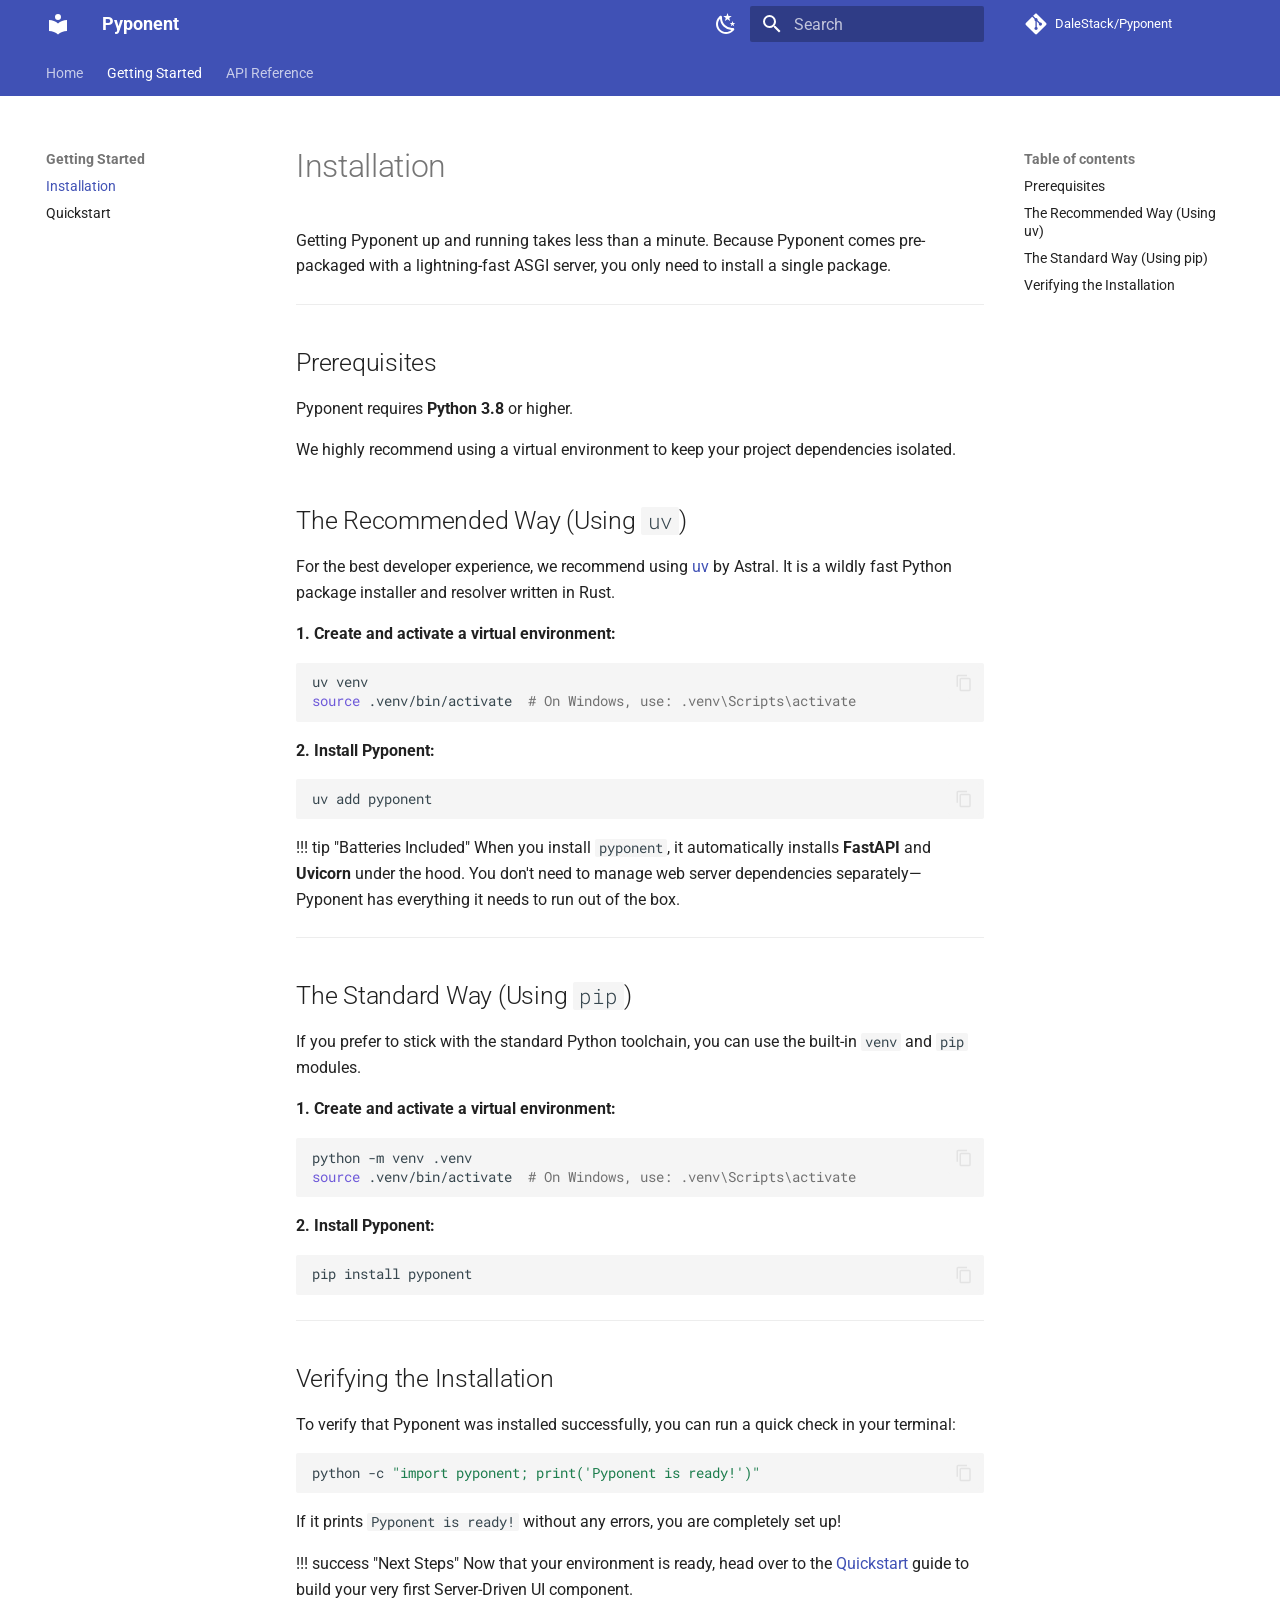
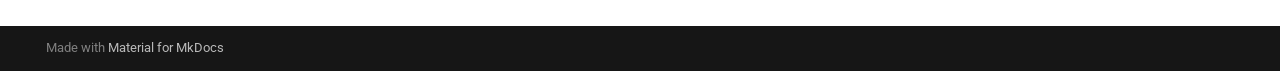
<file: getting-started/installation/index.html>
<!doctype html>
<html lang="en" class="no-js">
  <head>
    
      <meta charset="utf-8">
      <meta name="viewport" content="width=device-width,initial-scale=1">
      
        <meta name="description" content="a blazing-fast, Server-Driven UI (SDUI) framework for Python..">
      
      
        <meta name="author" content="dalestack">
      
      
      
        <link rel="prev" href="../..">
      
      
        <link rel="next" href="../quickstart/">
      
      
        
      
      
      <link rel="icon" href="../../assets/images/favicon.png">
      <meta name="generator" content="mkdocs-1.6.1, mkdocs-material-9.7.6">
    
    
      
        <title>Installation - Pyponent</title>
      
    
    
      <link rel="stylesheet" href="../../assets/stylesheets/main.484c7ddc.min.css">
      
        
        <link rel="stylesheet" href="../../assets/stylesheets/palette.ab4e12ef.min.css">
      
      


    
    
      
    
    
      
        
        
        <link rel="preconnect" href="https://fonts.gstatic.com" crossorigin>
        <link rel="stylesheet" href="https://fonts.googleapis.com/css?family=Roboto:300,300i,400,400i,700,700i%7CRoboto+Mono:400,400i,700,700i&display=fallback">
        <style>:root{--md-text-font:"Roboto";--md-code-font:"Roboto Mono"}</style>
      
    
    
    <script>__md_scope=new URL("../..",location),__md_hash=e=>[...e].reduce(((e,_)=>(e<<5)-e+_.charCodeAt(0)),0),__md_get=(e,_=localStorage,t=__md_scope)=>JSON.parse(_.getItem(t.pathname+"."+e)),__md_set=(e,_,t=localStorage,a=__md_scope)=>{try{t.setItem(a.pathname+"."+e,JSON.stringify(_))}catch(e){}}</script>
    
      

    
    
  </head>
  
  
    
    
      
    
    
    
    
    <body dir="ltr" data-md-color-scheme="default" data-md-color-primary="indigo" data-md-color-accent="deep-purple">
  
    
    <input class="md-toggle" data-md-toggle="drawer" type="checkbox" id="__drawer" autocomplete="off">
    <input class="md-toggle" data-md-toggle="search" type="checkbox" id="__search" autocomplete="off">
    <label class="md-overlay" for="__drawer"></label>
    <div data-md-component="skip">
      
        
        <a href="#installation" class="md-skip">
          Skip to content
        </a>
      
    </div>
    <div data-md-component="announce">
      
    </div>
    
    
      

<header class="md-header" data-md-component="header">
  <nav class="md-header__inner md-grid" aria-label="Header">
    <a href="../.." title="Pyponent" class="md-header__button md-logo" aria-label="Pyponent" data-md-component="logo">
      
  
  <svg xmlns="http://www.w3.org/2000/svg" viewBox="0 0 24 24"><path d="M12 8a3 3 0 0 0 3-3 3 3 0 0 0-3-3 3 3 0 0 0-3 3 3 3 0 0 0 3 3m0 3.54C9.64 9.35 6.5 8 3 8v11c3.5 0 6.64 1.35 9 3.54 2.36-2.19 5.5-3.54 9-3.54V8c-3.5 0-6.64 1.35-9 3.54"/></svg>

    </a>
    <label class="md-header__button md-icon" for="__drawer">
      
      <svg xmlns="http://www.w3.org/2000/svg" viewBox="0 0 24 24"><path d="M3 6h18v2H3zm0 5h18v2H3zm0 5h18v2H3z"/></svg>
    </label>
    <div class="md-header__title" data-md-component="header-title">
      <div class="md-header__ellipsis">
        <div class="md-header__topic">
          <span class="md-ellipsis">
            Pyponent
          </span>
        </div>
        <div class="md-header__topic" data-md-component="header-topic">
          <span class="md-ellipsis">
            
              Installation
            
          </span>
        </div>
      </div>
    </div>
    
      
        <form class="md-header__option" data-md-component="palette">
  
    
    
    
    <input class="md-option" data-md-color-media="(prefers-color-scheme: light)" data-md-color-scheme="default" data-md-color-primary="indigo" data-md-color-accent="deep-purple"  aria-label="Switch to dark mode"  type="radio" name="__palette" id="__palette_0">
    
      <label class="md-header__button md-icon" title="Switch to dark mode" for="__palette_1" hidden>
        <svg xmlns="http://www.w3.org/2000/svg" viewBox="0 0 24 24"><path d="m17.75 4.09-2.53 1.94.91 3.06-2.63-1.81-2.63 1.81.91-3.06-2.53-1.94L12.44 4l1.06-3 1.06 3zm3.5 6.91-1.64 1.25.59 1.98-1.7-1.17-1.7 1.17.59-1.98L15.75 11l2.06-.05L18.5 9l.69 1.95zm-2.28 4.95c.83-.08 1.72 1.1 1.19 1.85-.32.45-.66.87-1.08 1.27C15.17 23 8.84 23 4.94 19.07c-3.91-3.9-3.91-10.24 0-14.14.4-.4.82-.76 1.27-1.08.75-.53 1.93.36 1.85 1.19-.27 2.86.69 5.83 2.89 8.02a9.96 9.96 0 0 0 8.02 2.89m-1.64 2.02a12.08 12.08 0 0 1-7.8-3.47c-2.17-2.19-3.33-5-3.49-7.82-2.81 3.14-2.7 7.96.31 10.98 3.02 3.01 7.84 3.12 10.98.31"/></svg>
      </label>
    
  
    
    
    
    <input class="md-option" data-md-color-media="(prefers-color-scheme: dark)" data-md-color-scheme="slate" data-md-color-primary="indigo" data-md-color-accent="deep-purple"  aria-label="Switch to light mode"  type="radio" name="__palette" id="__palette_1">
    
      <label class="md-header__button md-icon" title="Switch to light mode" for="__palette_0" hidden>
        <svg xmlns="http://www.w3.org/2000/svg" viewBox="0 0 24 24"><path d="M12 7a5 5 0 0 1 5 5 5 5 0 0 1-5 5 5 5 0 0 1-5-5 5 5 0 0 1 5-5m0 2a3 3 0 0 0-3 3 3 3 0 0 0 3 3 3 3 0 0 0 3-3 3 3 0 0 0-3-3m0-7 2.39 3.42C13.65 5.15 12.84 5 12 5s-1.65.15-2.39.42zM3.34 7l4.16-.35A7.2 7.2 0 0 0 5.94 8.5c-.44.74-.69 1.5-.83 2.29zm.02 10 1.76-3.77a7.131 7.131 0 0 0 2.38 4.14zM20.65 7l-1.77 3.79a7.02 7.02 0 0 0-2.38-4.15zm-.01 10-4.14.36c.59-.51 1.12-1.14 1.54-1.86.42-.73.69-1.5.83-2.29zM12 22l-2.41-3.44c.74.27 1.55.44 2.41.44.82 0 1.63-.17 2.37-.44z"/></svg>
      </label>
    
  
</form>
      
    
    
      <script>var palette=__md_get("__palette");if(palette&&palette.color){if("(prefers-color-scheme)"===palette.color.media){var media=matchMedia("(prefers-color-scheme: light)"),input=document.querySelector(media.matches?"[data-md-color-media='(prefers-color-scheme: light)']":"[data-md-color-media='(prefers-color-scheme: dark)']");palette.color.media=input.getAttribute("data-md-color-media"),palette.color.scheme=input.getAttribute("data-md-color-scheme"),palette.color.primary=input.getAttribute("data-md-color-primary"),palette.color.accent=input.getAttribute("data-md-color-accent")}for(var[key,value]of Object.entries(palette.color))document.body.setAttribute("data-md-color-"+key,value)}</script>
    
    
    
      
      
        <label class="md-header__button md-icon" for="__search">
          
          <svg xmlns="http://www.w3.org/2000/svg" viewBox="0 0 24 24"><path d="M9.5 3A6.5 6.5 0 0 1 16 9.5c0 1.61-.59 3.09-1.56 4.23l.27.27h.79l5 5-1.5 1.5-5-5v-.79l-.27-.27A6.52 6.52 0 0 1 9.5 16 6.5 6.5 0 0 1 3 9.5 6.5 6.5 0 0 1 9.5 3m0 2C7 5 5 7 5 9.5S7 14 9.5 14 14 12 14 9.5 12 5 9.5 5"/></svg>
        </label>
        <div class="md-search" data-md-component="search" role="dialog">
  <label class="md-search__overlay" for="__search"></label>
  <div class="md-search__inner" role="search">
    <form class="md-search__form" name="search">
      <input type="text" class="md-search__input" name="query" aria-label="Search" placeholder="Search" autocapitalize="off" autocorrect="off" autocomplete="off" spellcheck="false" data-md-component="search-query" required>
      <label class="md-search__icon md-icon" for="__search">
        
        <svg xmlns="http://www.w3.org/2000/svg" viewBox="0 0 24 24"><path d="M9.5 3A6.5 6.5 0 0 1 16 9.5c0 1.61-.59 3.09-1.56 4.23l.27.27h.79l5 5-1.5 1.5-5-5v-.79l-.27-.27A6.52 6.52 0 0 1 9.5 16 6.5 6.5 0 0 1 3 9.5 6.5 6.5 0 0 1 9.5 3m0 2C7 5 5 7 5 9.5S7 14 9.5 14 14 12 14 9.5 12 5 9.5 5"/></svg>
        
        <svg xmlns="http://www.w3.org/2000/svg" viewBox="0 0 24 24"><path d="M20 11v2H8l5.5 5.5-1.42 1.42L4.16 12l7.92-7.92L13.5 5.5 8 11z"/></svg>
      </label>
      <nav class="md-search__options" aria-label="Search">
        
        <button type="reset" class="md-search__icon md-icon" title="Clear" aria-label="Clear" tabindex="-1">
          
          <svg xmlns="http://www.w3.org/2000/svg" viewBox="0 0 24 24"><path d="M19 6.41 17.59 5 12 10.59 6.41 5 5 6.41 10.59 12 5 17.59 6.41 19 12 13.41 17.59 19 19 17.59 13.41 12z"/></svg>
        </button>
      </nav>
      
    </form>
    <div class="md-search__output">
      <div class="md-search__scrollwrap" tabindex="0" data-md-scrollfix>
        <div class="md-search-result" data-md-component="search-result">
          <div class="md-search-result__meta">
            Initializing search
          </div>
          <ol class="md-search-result__list" role="presentation"></ol>
        </div>
      </div>
    </div>
  </div>
</div>
      
    
    
      <div class="md-header__source">
        <a href="https://github.com/DaleStack/Pyponent" title="Go to repository" class="md-source" data-md-component="source">
  <div class="md-source__icon md-icon">
    
    <svg xmlns="http://www.w3.org/2000/svg" viewBox="0 0 448 512"><!--! Font Awesome Free 7.1.0 by @fontawesome - https://fontawesome.com License - https://fontawesome.com/license/free (Icons: CC BY 4.0, Fonts: SIL OFL 1.1, Code: MIT License) Copyright 2025 Fonticons, Inc.--><path d="M439.6 236.1 244 40.5c-5.4-5.5-12.8-8.5-20.4-8.5s-15 3-20.4 8.4L162.5 81l51.5 51.5c27.1-9.1 52.7 16.8 43.4 43.7l49.7 49.7c34.2-11.8 61.2 31 35.5 56.7-26.5 26.5-70.2-2.9-56-37.3L240.3 199v121.9c25.3 12.5 22.3 41.8 9.1 55-6.4 6.4-15.2 10.1-24.3 10.1s-17.8-3.6-24.3-10.1c-17.6-17.6-11.1-46.9 11.2-56v-123c-20.8-8.5-24.6-30.7-18.6-45L142.6 101 8.5 235.1C3 240.6 0 247.9 0 255.5s3 15 8.5 20.4l195.6 195.7c5.4 5.4 12.7 8.4 20.4 8.4s15-3 20.4-8.4l194.7-194.7c5.4-5.4 8.4-12.8 8.4-20.4s-3-15-8.4-20.4"/></svg>
  </div>
  <div class="md-source__repository">
    DaleStack/Pyponent
  </div>
</a>
      </div>
    
  </nav>
  
</header>
    
    <div class="md-container" data-md-component="container">
      
      
        
          
            
<nav class="md-tabs" aria-label="Tabs" data-md-component="tabs">
  <div class="md-grid">
    <ul class="md-tabs__list">
      
        
  
  
  
  
    <li class="md-tabs__item">
      <a href="../.." class="md-tabs__link">
        
  
  
    
  
  Home

      </a>
    </li>
  

      
        
  
  
  
    
  
  
    
    
      <li class="md-tabs__item md-tabs__item--active">
        <a href="./" class="md-tabs__link">
          
  
  
  Getting Started

        </a>
      </li>
    
  

      
        
  
  
  
  
    
    
      <li class="md-tabs__item">
        <a href="../../api/html/" class="md-tabs__link">
          
  
  
  API Reference

        </a>
      </li>
    
  

      
    </ul>
  </div>
</nav>
          
        
      
      <main class="md-main" data-md-component="main">
        <div class="md-main__inner md-grid">
          
            
              
              <div class="md-sidebar md-sidebar--primary" data-md-component="sidebar" data-md-type="navigation" >
                <div class="md-sidebar__scrollwrap">
                  <div class="md-sidebar__inner">
                    


  


<nav class="md-nav md-nav--primary md-nav--lifted" aria-label="Navigation" data-md-level="0">
  <label class="md-nav__title" for="__drawer">
    <a href="../.." title="Pyponent" class="md-nav__button md-logo" aria-label="Pyponent" data-md-component="logo">
      
  
  <svg xmlns="http://www.w3.org/2000/svg" viewBox="0 0 24 24"><path d="M12 8a3 3 0 0 0 3-3 3 3 0 0 0-3-3 3 3 0 0 0-3 3 3 3 0 0 0 3 3m0 3.54C9.64 9.35 6.5 8 3 8v11c3.5 0 6.64 1.35 9 3.54 2.36-2.19 5.5-3.54 9-3.54V8c-3.5 0-6.64 1.35-9 3.54"/></svg>

    </a>
    Pyponent
  </label>
  
    <div class="md-nav__source">
      <a href="https://github.com/DaleStack/Pyponent" title="Go to repository" class="md-source" data-md-component="source">
  <div class="md-source__icon md-icon">
    
    <svg xmlns="http://www.w3.org/2000/svg" viewBox="0 0 448 512"><!--! Font Awesome Free 7.1.0 by @fontawesome - https://fontawesome.com License - https://fontawesome.com/license/free (Icons: CC BY 4.0, Fonts: SIL OFL 1.1, Code: MIT License) Copyright 2025 Fonticons, Inc.--><path d="M439.6 236.1 244 40.5c-5.4-5.5-12.8-8.5-20.4-8.5s-15 3-20.4 8.4L162.5 81l51.5 51.5c27.1-9.1 52.7 16.8 43.4 43.7l49.7 49.7c34.2-11.8 61.2 31 35.5 56.7-26.5 26.5-70.2-2.9-56-37.3L240.3 199v121.9c25.3 12.5 22.3 41.8 9.1 55-6.4 6.4-15.2 10.1-24.3 10.1s-17.8-3.6-24.3-10.1c-17.6-17.6-11.1-46.9 11.2-56v-123c-20.8-8.5-24.6-30.7-18.6-45L142.6 101 8.5 235.1C3 240.6 0 247.9 0 255.5s3 15 8.5 20.4l195.6 195.7c5.4 5.4 12.7 8.4 20.4 8.4s15-3 20.4-8.4l194.7-194.7c5.4-5.4 8.4-12.8 8.4-20.4s-3-15-8.4-20.4"/></svg>
  </div>
  <div class="md-source__repository">
    DaleStack/Pyponent
  </div>
</a>
    </div>
  
  <ul class="md-nav__list" data-md-scrollfix>
    
      
      
  
  
  
  
    <li class="md-nav__item">
      <a href="../.." class="md-nav__link">
        
  
  
  <span class="md-ellipsis">
    
  
    Home
  

    
  </span>
  
  

      </a>
    </li>
  

    
      
      
  
  
    
  
  
  
    
    
    
    
      
        
        
      
      
        
      
    
    
    <li class="md-nav__item md-nav__item--active md-nav__item--section md-nav__item--nested">
      
        
        
        <input class="md-nav__toggle md-toggle " type="checkbox" id="__nav_2" checked>
        
          
          <label class="md-nav__link" for="__nav_2" id="__nav_2_label" tabindex="">
            
  
  
  <span class="md-ellipsis">
    
  
    Getting Started
  

    
  </span>
  
  

            <span class="md-nav__icon md-icon"></span>
          </label>
        
        <nav class="md-nav" data-md-level="1" aria-labelledby="__nav_2_label" aria-expanded="true">
          <label class="md-nav__title" for="__nav_2">
            <span class="md-nav__icon md-icon"></span>
            
  
    Getting Started
  

          </label>
          <ul class="md-nav__list" data-md-scrollfix>
            
              
                
  
  
    
  
  
  
    <li class="md-nav__item md-nav__item--active">
      
      <input class="md-nav__toggle md-toggle" type="checkbox" id="__toc">
      
      
        
      
      
        <label class="md-nav__link md-nav__link--active" for="__toc">
          
  
  
  <span class="md-ellipsis">
    
  
    Installation
  

    
  </span>
  
  

          <span class="md-nav__icon md-icon"></span>
        </label>
      
      <a href="./" class="md-nav__link md-nav__link--active">
        
  
  
  <span class="md-ellipsis">
    
  
    Installation
  

    
  </span>
  
  

      </a>
      
        

<nav class="md-nav md-nav--secondary" aria-label="Table of contents">
  
  
  
    
  
  
    <label class="md-nav__title" for="__toc">
      <span class="md-nav__icon md-icon"></span>
      Table of contents
    </label>
    <ul class="md-nav__list" data-md-component="toc" data-md-scrollfix>
      
        <li class="md-nav__item">
  <a href="#prerequisites" class="md-nav__link">
    <span class="md-ellipsis">
      
        Prerequisites
      
    </span>
  </a>
  
</li>
      
        <li class="md-nav__item">
  <a href="#the-recommended-way-using-uv" class="md-nav__link">
    <span class="md-ellipsis">
      
        The Recommended Way (Using uv)
      
    </span>
  </a>
  
</li>
      
        <li class="md-nav__item">
  <a href="#the-standard-way-using-pip" class="md-nav__link">
    <span class="md-ellipsis">
      
        The Standard Way (Using pip)
      
    </span>
  </a>
  
</li>
      
        <li class="md-nav__item">
  <a href="#verifying-the-installation" class="md-nav__link">
    <span class="md-ellipsis">
      
        Verifying the Installation
      
    </span>
  </a>
  
</li>
      
    </ul>
  
</nav>
      
    </li>
  

              
            
              
                
  
  
  
  
    <li class="md-nav__item">
      <a href="../quickstart/" class="md-nav__link">
        
  
  
  <span class="md-ellipsis">
    
  
    Quickstart
  

    
  </span>
  
  

      </a>
    </li>
  

              
            
          </ul>
        </nav>
      
    </li>
  

    
      
      
  
  
  
  
    
    
    
    
      
      
        
      
    
    
    <li class="md-nav__item md-nav__item--nested">
      
        
        
        <input class="md-nav__toggle md-toggle " type="checkbox" id="__nav_3" >
        
          
          <label class="md-nav__link" for="__nav_3" id="__nav_3_label" tabindex="0">
            
  
  
  <span class="md-ellipsis">
    
  
    API Reference
  

    
  </span>
  
  

            <span class="md-nav__icon md-icon"></span>
          </label>
        
        <nav class="md-nav" data-md-level="1" aria-labelledby="__nav_3_label" aria-expanded="false">
          <label class="md-nav__title" for="__nav_3">
            <span class="md-nav__icon md-icon"></span>
            
  
    API Reference
  

          </label>
          <ul class="md-nav__list" data-md-scrollfix>
            
              
                
  
  
  
  
    <li class="md-nav__item">
      <a href="../../api/html/" class="md-nav__link">
        
  
  
  <span class="md-ellipsis">
    
  
    Core Elements
  

    
  </span>
  
  

      </a>
    </li>
  

              
            
              
                
  
  
  
  
    <li class="md-nav__item">
      <a href="../../api/hooks/" class="md-nav__link">
        
  
  
  <span class="md-ellipsis">
    
  
    State Management
  

    
  </span>
  
  

      </a>
    </li>
  

              
            
              
                
  
  
  
  
    <li class="md-nav__item">
      <a href="../../api/router/" class="md-nav__link">
        
  
  
  <span class="md-ellipsis">
    
  
    Router
  

    
  </span>
  
  

      </a>
    </li>
  

              
            
              
                
  
  
  
  
    <li class="md-nav__item">
      <a href="../../api/tailwind/" class="md-nav__link">
        
  
  
  <span class="md-ellipsis">
    
  
    Tailwind
  

    
  </span>
  
  

      </a>
    </li>
  

              
            
          </ul>
        </nav>
      
    </li>
  

    
  </ul>
</nav>
                  </div>
                </div>
              </div>
            
            
              
              <div class="md-sidebar md-sidebar--secondary" data-md-component="sidebar" data-md-type="toc" >
                <div class="md-sidebar__scrollwrap">
                  <div class="md-sidebar__inner">
                    

<nav class="md-nav md-nav--secondary" aria-label="Table of contents">
  
  
  
    
  
  
    <label class="md-nav__title" for="__toc">
      <span class="md-nav__icon md-icon"></span>
      Table of contents
    </label>
    <ul class="md-nav__list" data-md-component="toc" data-md-scrollfix>
      
        <li class="md-nav__item">
  <a href="#prerequisites" class="md-nav__link">
    <span class="md-ellipsis">
      
        Prerequisites
      
    </span>
  </a>
  
</li>
      
        <li class="md-nav__item">
  <a href="#the-recommended-way-using-uv" class="md-nav__link">
    <span class="md-ellipsis">
      
        The Recommended Way (Using uv)
      
    </span>
  </a>
  
</li>
      
        <li class="md-nav__item">
  <a href="#the-standard-way-using-pip" class="md-nav__link">
    <span class="md-ellipsis">
      
        The Standard Way (Using pip)
      
    </span>
  </a>
  
</li>
      
        <li class="md-nav__item">
  <a href="#verifying-the-installation" class="md-nav__link">
    <span class="md-ellipsis">
      
        Verifying the Installation
      
    </span>
  </a>
  
</li>
      
    </ul>
  
</nav>
                  </div>
                </div>
              </div>
            
          
          
            <div class="md-content" data-md-component="content">
              
              <article class="md-content__inner md-typeset">
                
                  


  
  


<h1 id="installation">Installation</h1>
<p>Getting Pyponent up and running takes less than a minute. Because Pyponent comes pre-packaged with a lightning-fast ASGI server, you only need to install a single package.</p>
<hr />
<h2 id="prerequisites">Prerequisites</h2>
<p>Pyponent requires <strong>Python 3.8</strong> or higher. </p>
<p>We highly recommend using a virtual environment to keep your project dependencies isolated. </p>
<h2 id="the-recommended-way-using-uv">The Recommended Way (Using <code>uv</code>)</h2>
<p>For the best developer experience, we recommend using <a href="https://github.com/astral-sh/uv">uv</a> by Astral. It is a wildly fast Python package installer and resolver written in Rust.</p>
<p><strong>1. Create and activate a virtual environment:</strong>
<div class="highlight"><pre><span></span><code><a id="__codelineno-0-1" name="__codelineno-0-1" href="#__codelineno-0-1"></a>uv<span class="w"> </span>venv
<a id="__codelineno-0-2" name="__codelineno-0-2" href="#__codelineno-0-2"></a><span class="nb">source</span><span class="w"> </span>.venv/bin/activate<span class="w">  </span><span class="c1"># On Windows, use: .venv\Scripts\activate</span>
</code></pre></div></p>
<p><strong>2. Install Pyponent:</strong>
<div class="highlight"><pre><span></span><code><a id="__codelineno-1-1" name="__codelineno-1-1" href="#__codelineno-1-1"></a>uv<span class="w"> </span>add<span class="w"> </span>pyponent
</code></pre></div></p>
<p>!!! tip "Batteries Included"
    When you install <code>pyponent</code>, it automatically installs <strong>FastAPI</strong> and <strong>Uvicorn</strong> under the hood. You don't need to manage web server dependencies separately—Pyponent has everything it needs to run out of the box.</p>
<hr />
<h2 id="the-standard-way-using-pip">The Standard Way (Using <code>pip</code>)</h2>
<p>If you prefer to stick with the standard Python toolchain, you can use the built-in <code>venv</code> and <code>pip</code> modules.</p>
<p><strong>1. Create and activate a virtual environment:</strong>
<div class="highlight"><pre><span></span><code><a id="__codelineno-2-1" name="__codelineno-2-1" href="#__codelineno-2-1"></a>python<span class="w"> </span>-m<span class="w"> </span>venv<span class="w"> </span>.venv
<a id="__codelineno-2-2" name="__codelineno-2-2" href="#__codelineno-2-2"></a><span class="nb">source</span><span class="w"> </span>.venv/bin/activate<span class="w">  </span><span class="c1"># On Windows, use: .venv\Scripts\activate</span>
</code></pre></div></p>
<p><strong>2. Install Pyponent:</strong>
<div class="highlight"><pre><span></span><code><a id="__codelineno-3-1" name="__codelineno-3-1" href="#__codelineno-3-1"></a>pip<span class="w"> </span>install<span class="w"> </span>pyponent
</code></pre></div></p>
<hr />
<h2 id="verifying-the-installation">Verifying the Installation</h2>
<p>To verify that Pyponent was installed successfully, you can run a quick check in your terminal:</p>
<div class="highlight"><pre><span></span><code><a id="__codelineno-4-1" name="__codelineno-4-1" href="#__codelineno-4-1"></a>python<span class="w"> </span>-c<span class="w"> </span><span class="s2">&quot;import pyponent; print(&#39;Pyponent is ready!&#39;)&quot;</span>
</code></pre></div>
<p>If it prints <code>Pyponent is ready!</code> without any errors, you are completely set up!</p>
<p>!!! success "Next Steps"
    Now that your environment is ready, head over to the <a href="../quickstart/">Quickstart</a> guide to build your very first Server-Driven UI component.</p>












                
              </article>
            </div>
          
          
<script>var target=document.getElementById(location.hash.slice(1));target&&target.name&&(target.checked=target.name.startsWith("__tabbed_"))</script>
        </div>
        
      </main>
      
        <footer class="md-footer">
  
  <div class="md-footer-meta md-typeset">
    <div class="md-footer-meta__inner md-grid">
      <div class="md-copyright">
  
  
    Made with
    <a href="https://squidfunk.github.io/mkdocs-material/" target="_blank" rel="noopener">
      Material for MkDocs
    </a>
  
</div>
      
    </div>
  </div>
</footer>
      
    </div>
    <div class="md-dialog" data-md-component="dialog">
      <div class="md-dialog__inner md-typeset"></div>
    </div>
    
    
    
      
      
      <script id="__config" type="application/json">{"annotate": null, "base": "../..", "features": ["navigation.tabs", "navigation.sections", "content.code.copy"], "search": "../../assets/javascripts/workers/search.2c215733.min.js", "tags": null, "translations": {"clipboard.copied": "Copied to clipboard", "clipboard.copy": "Copy to clipboard", "search.result.more.one": "1 more on this page", "search.result.more.other": "# more on this page", "search.result.none": "No matching documents", "search.result.one": "1 matching document", "search.result.other": "# matching documents", "search.result.placeholder": "Type to start searching", "search.result.term.missing": "Missing", "select.version": "Select version"}, "version": null}</script>
    
    
      <script src="../../assets/javascripts/bundle.79ae519e.min.js"></script>
      
    
  </body>
</html>
</file>
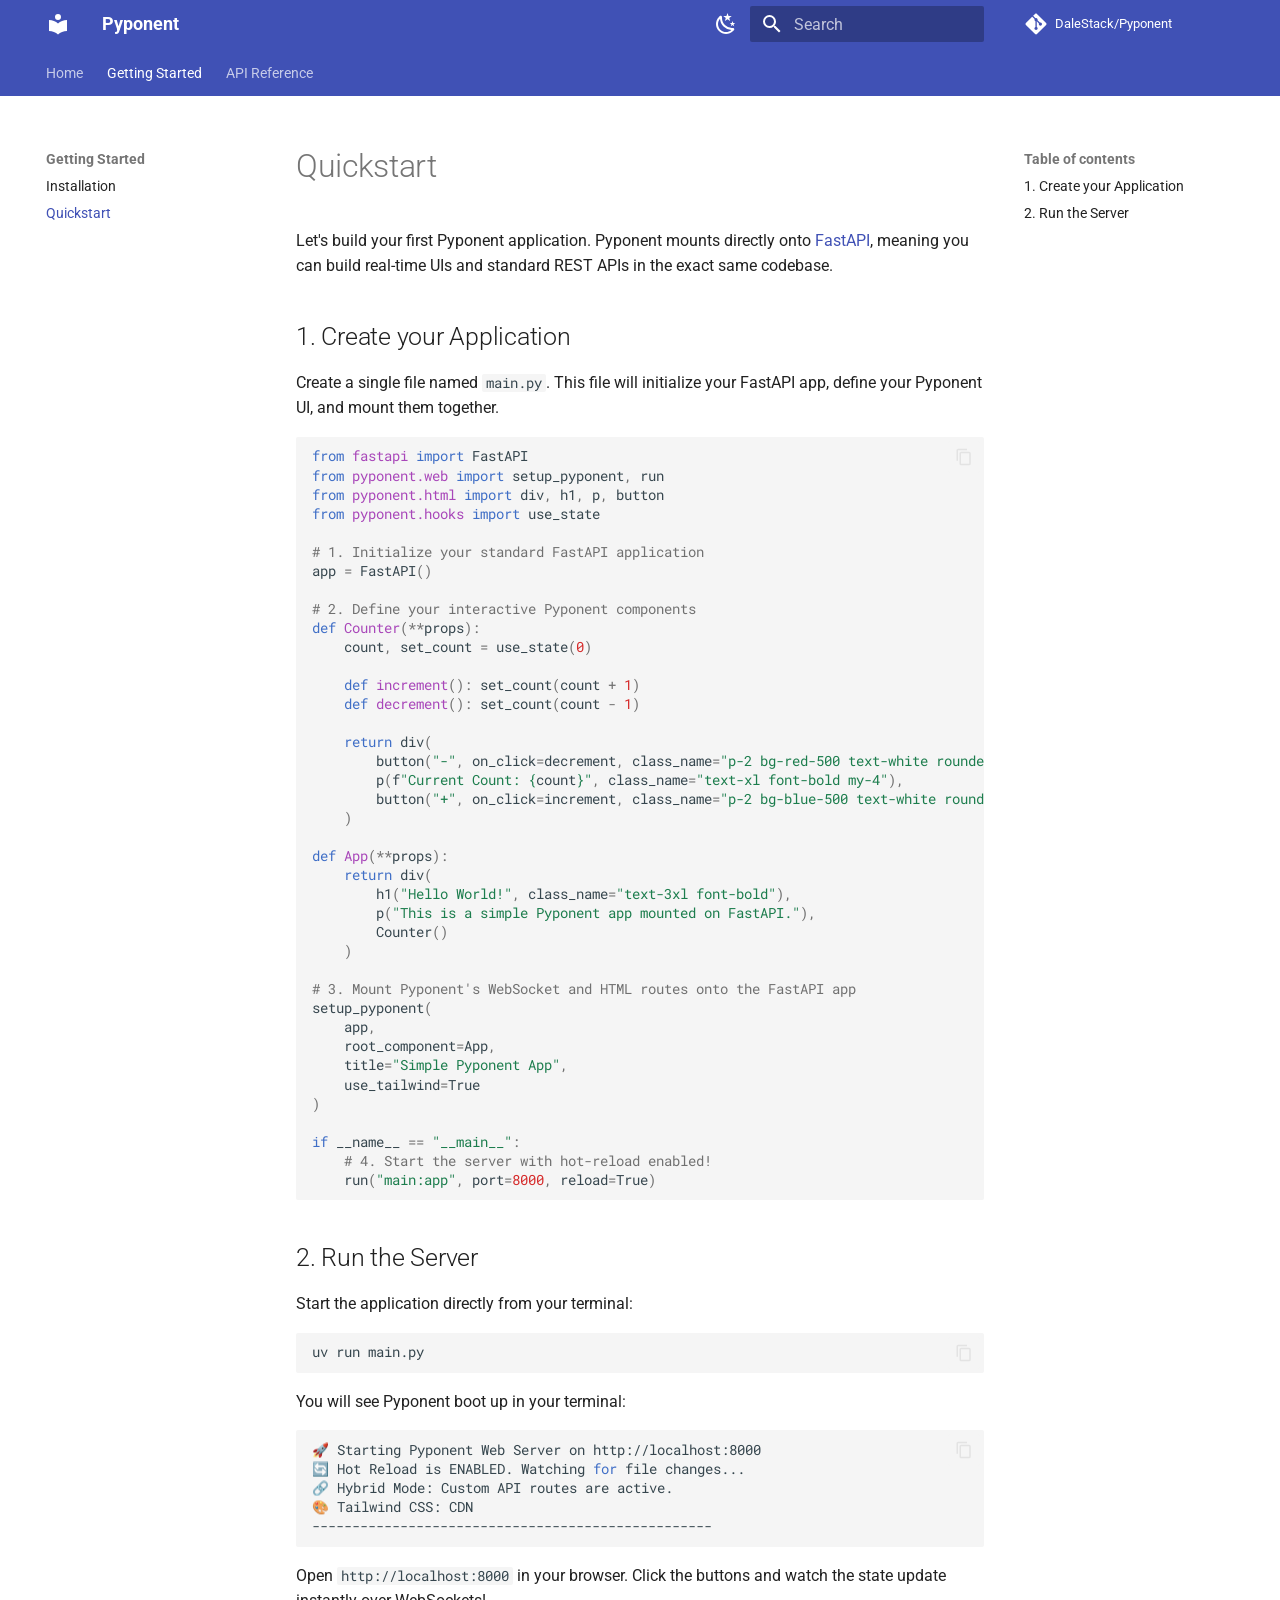
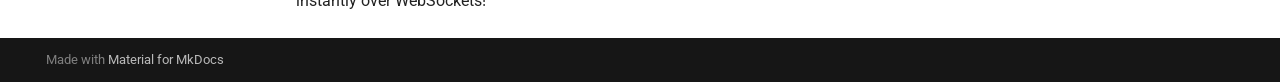
<file: getting-started/quickstart/index.html>
<!doctype html>
<html lang="en" class="no-js">
  <head>
    
      <meta charset="utf-8">
      <meta name="viewport" content="width=device-width,initial-scale=1">
      
        <meta name="description" content="a blazing-fast, Server-Driven UI (SDUI) framework for Python..">
      
      
        <meta name="author" content="dalestack">
      
      
      
        <link rel="prev" href="../installation/">
      
      
        <link rel="next" href="../../api/html/">
      
      
        
      
      
      <link rel="icon" href="../../assets/images/favicon.png">
      <meta name="generator" content="mkdocs-1.6.1, mkdocs-material-9.7.6">
    
    
      
        <title>Quickstart - Pyponent</title>
      
    
    
      <link rel="stylesheet" href="../../assets/stylesheets/main.484c7ddc.min.css">
      
        
        <link rel="stylesheet" href="../../assets/stylesheets/palette.ab4e12ef.min.css">
      
      


    
    
      
    
    
      
        
        
        <link rel="preconnect" href="https://fonts.gstatic.com" crossorigin>
        <link rel="stylesheet" href="https://fonts.googleapis.com/css?family=Roboto:300,300i,400,400i,700,700i%7CRoboto+Mono:400,400i,700,700i&display=fallback">
        <style>:root{--md-text-font:"Roboto";--md-code-font:"Roboto Mono"}</style>
      
    
    
    <script>__md_scope=new URL("../..",location),__md_hash=e=>[...e].reduce(((e,_)=>(e<<5)-e+_.charCodeAt(0)),0),__md_get=(e,_=localStorage,t=__md_scope)=>JSON.parse(_.getItem(t.pathname+"."+e)),__md_set=(e,_,t=localStorage,a=__md_scope)=>{try{t.setItem(a.pathname+"."+e,JSON.stringify(_))}catch(e){}}</script>
    
      

    
    
  </head>
  
  
    
    
      
    
    
    
    
    <body dir="ltr" data-md-color-scheme="default" data-md-color-primary="indigo" data-md-color-accent="deep-purple">
  
    
    <input class="md-toggle" data-md-toggle="drawer" type="checkbox" id="__drawer" autocomplete="off">
    <input class="md-toggle" data-md-toggle="search" type="checkbox" id="__search" autocomplete="off">
    <label class="md-overlay" for="__drawer"></label>
    <div data-md-component="skip">
      
        
        <a href="#quickstart" class="md-skip">
          Skip to content
        </a>
      
    </div>
    <div data-md-component="announce">
      
    </div>
    
    
      

<header class="md-header" data-md-component="header">
  <nav class="md-header__inner md-grid" aria-label="Header">
    <a href="../.." title="Pyponent" class="md-header__button md-logo" aria-label="Pyponent" data-md-component="logo">
      
  
  <svg xmlns="http://www.w3.org/2000/svg" viewBox="0 0 24 24"><path d="M12 8a3 3 0 0 0 3-3 3 3 0 0 0-3-3 3 3 0 0 0-3 3 3 3 0 0 0 3 3m0 3.54C9.64 9.35 6.5 8 3 8v11c3.5 0 6.64 1.35 9 3.54 2.36-2.19 5.5-3.54 9-3.54V8c-3.5 0-6.64 1.35-9 3.54"/></svg>

    </a>
    <label class="md-header__button md-icon" for="__drawer">
      
      <svg xmlns="http://www.w3.org/2000/svg" viewBox="0 0 24 24"><path d="M3 6h18v2H3zm0 5h18v2H3zm0 5h18v2H3z"/></svg>
    </label>
    <div class="md-header__title" data-md-component="header-title">
      <div class="md-header__ellipsis">
        <div class="md-header__topic">
          <span class="md-ellipsis">
            Pyponent
          </span>
        </div>
        <div class="md-header__topic" data-md-component="header-topic">
          <span class="md-ellipsis">
            
              Quickstart
            
          </span>
        </div>
      </div>
    </div>
    
      
        <form class="md-header__option" data-md-component="palette">
  
    
    
    
    <input class="md-option" data-md-color-media="(prefers-color-scheme: light)" data-md-color-scheme="default" data-md-color-primary="indigo" data-md-color-accent="deep-purple"  aria-label="Switch to dark mode"  type="radio" name="__palette" id="__palette_0">
    
      <label class="md-header__button md-icon" title="Switch to dark mode" for="__palette_1" hidden>
        <svg xmlns="http://www.w3.org/2000/svg" viewBox="0 0 24 24"><path d="m17.75 4.09-2.53 1.94.91 3.06-2.63-1.81-2.63 1.81.91-3.06-2.53-1.94L12.44 4l1.06-3 1.06 3zm3.5 6.91-1.64 1.25.59 1.98-1.7-1.17-1.7 1.17.59-1.98L15.75 11l2.06-.05L18.5 9l.69 1.95zm-2.28 4.95c.83-.08 1.72 1.1 1.19 1.85-.32.45-.66.87-1.08 1.27C15.17 23 8.84 23 4.94 19.07c-3.91-3.9-3.91-10.24 0-14.14.4-.4.82-.76 1.27-1.08.75-.53 1.93.36 1.85 1.19-.27 2.86.69 5.83 2.89 8.02a9.96 9.96 0 0 0 8.02 2.89m-1.64 2.02a12.08 12.08 0 0 1-7.8-3.47c-2.17-2.19-3.33-5-3.49-7.82-2.81 3.14-2.7 7.96.31 10.98 3.02 3.01 7.84 3.12 10.98.31"/></svg>
      </label>
    
  
    
    
    
    <input class="md-option" data-md-color-media="(prefers-color-scheme: dark)" data-md-color-scheme="slate" data-md-color-primary="indigo" data-md-color-accent="deep-purple"  aria-label="Switch to light mode"  type="radio" name="__palette" id="__palette_1">
    
      <label class="md-header__button md-icon" title="Switch to light mode" for="__palette_0" hidden>
        <svg xmlns="http://www.w3.org/2000/svg" viewBox="0 0 24 24"><path d="M12 7a5 5 0 0 1 5 5 5 5 0 0 1-5 5 5 5 0 0 1-5-5 5 5 0 0 1 5-5m0 2a3 3 0 0 0-3 3 3 3 0 0 0 3 3 3 3 0 0 0 3-3 3 3 0 0 0-3-3m0-7 2.39 3.42C13.65 5.15 12.84 5 12 5s-1.65.15-2.39.42zM3.34 7l4.16-.35A7.2 7.2 0 0 0 5.94 8.5c-.44.74-.69 1.5-.83 2.29zm.02 10 1.76-3.77a7.131 7.131 0 0 0 2.38 4.14zM20.65 7l-1.77 3.79a7.02 7.02 0 0 0-2.38-4.15zm-.01 10-4.14.36c.59-.51 1.12-1.14 1.54-1.86.42-.73.69-1.5.83-2.29zM12 22l-2.41-3.44c.74.27 1.55.44 2.41.44.82 0 1.63-.17 2.37-.44z"/></svg>
      </label>
    
  
</form>
      
    
    
      <script>var palette=__md_get("__palette");if(palette&&palette.color){if("(prefers-color-scheme)"===palette.color.media){var media=matchMedia("(prefers-color-scheme: light)"),input=document.querySelector(media.matches?"[data-md-color-media='(prefers-color-scheme: light)']":"[data-md-color-media='(prefers-color-scheme: dark)']");palette.color.media=input.getAttribute("data-md-color-media"),palette.color.scheme=input.getAttribute("data-md-color-scheme"),palette.color.primary=input.getAttribute("data-md-color-primary"),palette.color.accent=input.getAttribute("data-md-color-accent")}for(var[key,value]of Object.entries(palette.color))document.body.setAttribute("data-md-color-"+key,value)}</script>
    
    
    
      
      
        <label class="md-header__button md-icon" for="__search">
          
          <svg xmlns="http://www.w3.org/2000/svg" viewBox="0 0 24 24"><path d="M9.5 3A6.5 6.5 0 0 1 16 9.5c0 1.61-.59 3.09-1.56 4.23l.27.27h.79l5 5-1.5 1.5-5-5v-.79l-.27-.27A6.52 6.52 0 0 1 9.5 16 6.5 6.5 0 0 1 3 9.5 6.5 6.5 0 0 1 9.5 3m0 2C7 5 5 7 5 9.5S7 14 9.5 14 14 12 14 9.5 12 5 9.5 5"/></svg>
        </label>
        <div class="md-search" data-md-component="search" role="dialog">
  <label class="md-search__overlay" for="__search"></label>
  <div class="md-search__inner" role="search">
    <form class="md-search__form" name="search">
      <input type="text" class="md-search__input" name="query" aria-label="Search" placeholder="Search" autocapitalize="off" autocorrect="off" autocomplete="off" spellcheck="false" data-md-component="search-query" required>
      <label class="md-search__icon md-icon" for="__search">
        
        <svg xmlns="http://www.w3.org/2000/svg" viewBox="0 0 24 24"><path d="M9.5 3A6.5 6.5 0 0 1 16 9.5c0 1.61-.59 3.09-1.56 4.23l.27.27h.79l5 5-1.5 1.5-5-5v-.79l-.27-.27A6.52 6.52 0 0 1 9.5 16 6.5 6.5 0 0 1 3 9.5 6.5 6.5 0 0 1 9.5 3m0 2C7 5 5 7 5 9.5S7 14 9.5 14 14 12 14 9.5 12 5 9.5 5"/></svg>
        
        <svg xmlns="http://www.w3.org/2000/svg" viewBox="0 0 24 24"><path d="M20 11v2H8l5.5 5.5-1.42 1.42L4.16 12l7.92-7.92L13.5 5.5 8 11z"/></svg>
      </label>
      <nav class="md-search__options" aria-label="Search">
        
        <button type="reset" class="md-search__icon md-icon" title="Clear" aria-label="Clear" tabindex="-1">
          
          <svg xmlns="http://www.w3.org/2000/svg" viewBox="0 0 24 24"><path d="M19 6.41 17.59 5 12 10.59 6.41 5 5 6.41 10.59 12 5 17.59 6.41 19 12 13.41 17.59 19 19 17.59 13.41 12z"/></svg>
        </button>
      </nav>
      
    </form>
    <div class="md-search__output">
      <div class="md-search__scrollwrap" tabindex="0" data-md-scrollfix>
        <div class="md-search-result" data-md-component="search-result">
          <div class="md-search-result__meta">
            Initializing search
          </div>
          <ol class="md-search-result__list" role="presentation"></ol>
        </div>
      </div>
    </div>
  </div>
</div>
      
    
    
      <div class="md-header__source">
        <a href="https://github.com/DaleStack/Pyponent" title="Go to repository" class="md-source" data-md-component="source">
  <div class="md-source__icon md-icon">
    
    <svg xmlns="http://www.w3.org/2000/svg" viewBox="0 0 448 512"><!--! Font Awesome Free 7.1.0 by @fontawesome - https://fontawesome.com License - https://fontawesome.com/license/free (Icons: CC BY 4.0, Fonts: SIL OFL 1.1, Code: MIT License) Copyright 2025 Fonticons, Inc.--><path d="M439.6 236.1 244 40.5c-5.4-5.5-12.8-8.5-20.4-8.5s-15 3-20.4 8.4L162.5 81l51.5 51.5c27.1-9.1 52.7 16.8 43.4 43.7l49.7 49.7c34.2-11.8 61.2 31 35.5 56.7-26.5 26.5-70.2-2.9-56-37.3L240.3 199v121.9c25.3 12.5 22.3 41.8 9.1 55-6.4 6.4-15.2 10.1-24.3 10.1s-17.8-3.6-24.3-10.1c-17.6-17.6-11.1-46.9 11.2-56v-123c-20.8-8.5-24.6-30.7-18.6-45L142.6 101 8.5 235.1C3 240.6 0 247.9 0 255.5s3 15 8.5 20.4l195.6 195.7c5.4 5.4 12.7 8.4 20.4 8.4s15-3 20.4-8.4l194.7-194.7c5.4-5.4 8.4-12.8 8.4-20.4s-3-15-8.4-20.4"/></svg>
  </div>
  <div class="md-source__repository">
    DaleStack/Pyponent
  </div>
</a>
      </div>
    
  </nav>
  
</header>
    
    <div class="md-container" data-md-component="container">
      
      
        
          
            
<nav class="md-tabs" aria-label="Tabs" data-md-component="tabs">
  <div class="md-grid">
    <ul class="md-tabs__list">
      
        
  
  
  
  
    <li class="md-tabs__item">
      <a href="../.." class="md-tabs__link">
        
  
  
    
  
  Home

      </a>
    </li>
  

      
        
  
  
  
    
  
  
    
    
      <li class="md-tabs__item md-tabs__item--active">
        <a href="../installation/" class="md-tabs__link">
          
  
  
  Getting Started

        </a>
      </li>
    
  

      
        
  
  
  
  
    
    
      <li class="md-tabs__item">
        <a href="../../api/html/" class="md-tabs__link">
          
  
  
  API Reference

        </a>
      </li>
    
  

      
    </ul>
  </div>
</nav>
          
        
      
      <main class="md-main" data-md-component="main">
        <div class="md-main__inner md-grid">
          
            
              
              <div class="md-sidebar md-sidebar--primary" data-md-component="sidebar" data-md-type="navigation" >
                <div class="md-sidebar__scrollwrap">
                  <div class="md-sidebar__inner">
                    


  


<nav class="md-nav md-nav--primary md-nav--lifted" aria-label="Navigation" data-md-level="0">
  <label class="md-nav__title" for="__drawer">
    <a href="../.." title="Pyponent" class="md-nav__button md-logo" aria-label="Pyponent" data-md-component="logo">
      
  
  <svg xmlns="http://www.w3.org/2000/svg" viewBox="0 0 24 24"><path d="M12 8a3 3 0 0 0 3-3 3 3 0 0 0-3-3 3 3 0 0 0-3 3 3 3 0 0 0 3 3m0 3.54C9.64 9.35 6.5 8 3 8v11c3.5 0 6.64 1.35 9 3.54 2.36-2.19 5.5-3.54 9-3.54V8c-3.5 0-6.64 1.35-9 3.54"/></svg>

    </a>
    Pyponent
  </label>
  
    <div class="md-nav__source">
      <a href="https://github.com/DaleStack/Pyponent" title="Go to repository" class="md-source" data-md-component="source">
  <div class="md-source__icon md-icon">
    
    <svg xmlns="http://www.w3.org/2000/svg" viewBox="0 0 448 512"><!--! Font Awesome Free 7.1.0 by @fontawesome - https://fontawesome.com License - https://fontawesome.com/license/free (Icons: CC BY 4.0, Fonts: SIL OFL 1.1, Code: MIT License) Copyright 2025 Fonticons, Inc.--><path d="M439.6 236.1 244 40.5c-5.4-5.5-12.8-8.5-20.4-8.5s-15 3-20.4 8.4L162.5 81l51.5 51.5c27.1-9.1 52.7 16.8 43.4 43.7l49.7 49.7c34.2-11.8 61.2 31 35.5 56.7-26.5 26.5-70.2-2.9-56-37.3L240.3 199v121.9c25.3 12.5 22.3 41.8 9.1 55-6.4 6.4-15.2 10.1-24.3 10.1s-17.8-3.6-24.3-10.1c-17.6-17.6-11.1-46.9 11.2-56v-123c-20.8-8.5-24.6-30.7-18.6-45L142.6 101 8.5 235.1C3 240.6 0 247.9 0 255.5s3 15 8.5 20.4l195.6 195.7c5.4 5.4 12.7 8.4 20.4 8.4s15-3 20.4-8.4l194.7-194.7c5.4-5.4 8.4-12.8 8.4-20.4s-3-15-8.4-20.4"/></svg>
  </div>
  <div class="md-source__repository">
    DaleStack/Pyponent
  </div>
</a>
    </div>
  
  <ul class="md-nav__list" data-md-scrollfix>
    
      
      
  
  
  
  
    <li class="md-nav__item">
      <a href="../.." class="md-nav__link">
        
  
  
  <span class="md-ellipsis">
    
  
    Home
  

    
  </span>
  
  

      </a>
    </li>
  

    
      
      
  
  
    
  
  
  
    
    
    
    
      
        
        
      
      
        
      
    
    
    <li class="md-nav__item md-nav__item--active md-nav__item--section md-nav__item--nested">
      
        
        
        <input class="md-nav__toggle md-toggle " type="checkbox" id="__nav_2" checked>
        
          
          <label class="md-nav__link" for="__nav_2" id="__nav_2_label" tabindex="">
            
  
  
  <span class="md-ellipsis">
    
  
    Getting Started
  

    
  </span>
  
  

            <span class="md-nav__icon md-icon"></span>
          </label>
        
        <nav class="md-nav" data-md-level="1" aria-labelledby="__nav_2_label" aria-expanded="true">
          <label class="md-nav__title" for="__nav_2">
            <span class="md-nav__icon md-icon"></span>
            
  
    Getting Started
  

          </label>
          <ul class="md-nav__list" data-md-scrollfix>
            
              
                
  
  
  
  
    <li class="md-nav__item">
      <a href="../installation/" class="md-nav__link">
        
  
  
  <span class="md-ellipsis">
    
  
    Installation
  

    
  </span>
  
  

      </a>
    </li>
  

              
            
              
                
  
  
    
  
  
  
    <li class="md-nav__item md-nav__item--active">
      
      <input class="md-nav__toggle md-toggle" type="checkbox" id="__toc">
      
      
        
      
      
        <label class="md-nav__link md-nav__link--active" for="__toc">
          
  
  
  <span class="md-ellipsis">
    
  
    Quickstart
  

    
  </span>
  
  

          <span class="md-nav__icon md-icon"></span>
        </label>
      
      <a href="./" class="md-nav__link md-nav__link--active">
        
  
  
  <span class="md-ellipsis">
    
  
    Quickstart
  

    
  </span>
  
  

      </a>
      
        

<nav class="md-nav md-nav--secondary" aria-label="Table of contents">
  
  
  
    
  
  
    <label class="md-nav__title" for="__toc">
      <span class="md-nav__icon md-icon"></span>
      Table of contents
    </label>
    <ul class="md-nav__list" data-md-component="toc" data-md-scrollfix>
      
        <li class="md-nav__item">
  <a href="#1-create-your-application" class="md-nav__link">
    <span class="md-ellipsis">
      
        1. Create your Application
      
    </span>
  </a>
  
</li>
      
        <li class="md-nav__item">
  <a href="#2-run-the-server" class="md-nav__link">
    <span class="md-ellipsis">
      
        2. Run the Server
      
    </span>
  </a>
  
</li>
      
    </ul>
  
</nav>
      
    </li>
  

              
            
          </ul>
        </nav>
      
    </li>
  

    
      
      
  
  
  
  
    
    
    
    
      
      
        
      
    
    
    <li class="md-nav__item md-nav__item--nested">
      
        
        
        <input class="md-nav__toggle md-toggle " type="checkbox" id="__nav_3" >
        
          
          <label class="md-nav__link" for="__nav_3" id="__nav_3_label" tabindex="0">
            
  
  
  <span class="md-ellipsis">
    
  
    API Reference
  

    
  </span>
  
  

            <span class="md-nav__icon md-icon"></span>
          </label>
        
        <nav class="md-nav" data-md-level="1" aria-labelledby="__nav_3_label" aria-expanded="false">
          <label class="md-nav__title" for="__nav_3">
            <span class="md-nav__icon md-icon"></span>
            
  
    API Reference
  

          </label>
          <ul class="md-nav__list" data-md-scrollfix>
            
              
                
  
  
  
  
    <li class="md-nav__item">
      <a href="../../api/html/" class="md-nav__link">
        
  
  
  <span class="md-ellipsis">
    
  
    Core Elements
  

    
  </span>
  
  

      </a>
    </li>
  

              
            
              
                
  
  
  
  
    <li class="md-nav__item">
      <a href="../../api/hooks/" class="md-nav__link">
        
  
  
  <span class="md-ellipsis">
    
  
    State Management
  

    
  </span>
  
  

      </a>
    </li>
  

              
            
              
                
  
  
  
  
    <li class="md-nav__item">
      <a href="../../api/router/" class="md-nav__link">
        
  
  
  <span class="md-ellipsis">
    
  
    Router
  

    
  </span>
  
  

      </a>
    </li>
  

              
            
              
                
  
  
  
  
    <li class="md-nav__item">
      <a href="../../api/tailwind/" class="md-nav__link">
        
  
  
  <span class="md-ellipsis">
    
  
    Tailwind
  

    
  </span>
  
  

      </a>
    </li>
  

              
            
          </ul>
        </nav>
      
    </li>
  

    
  </ul>
</nav>
                  </div>
                </div>
              </div>
            
            
              
              <div class="md-sidebar md-sidebar--secondary" data-md-component="sidebar" data-md-type="toc" >
                <div class="md-sidebar__scrollwrap">
                  <div class="md-sidebar__inner">
                    

<nav class="md-nav md-nav--secondary" aria-label="Table of contents">
  
  
  
    
  
  
    <label class="md-nav__title" for="__toc">
      <span class="md-nav__icon md-icon"></span>
      Table of contents
    </label>
    <ul class="md-nav__list" data-md-component="toc" data-md-scrollfix>
      
        <li class="md-nav__item">
  <a href="#1-create-your-application" class="md-nav__link">
    <span class="md-ellipsis">
      
        1. Create your Application
      
    </span>
  </a>
  
</li>
      
        <li class="md-nav__item">
  <a href="#2-run-the-server" class="md-nav__link">
    <span class="md-ellipsis">
      
        2. Run the Server
      
    </span>
  </a>
  
</li>
      
    </ul>
  
</nav>
                  </div>
                </div>
              </div>
            
          
          
            <div class="md-content" data-md-component="content">
              
              <article class="md-content__inner md-typeset">
                
                  


  
  


<h1 id="quickstart">Quickstart</h1>
<p>Let's build your first Pyponent application. Pyponent mounts directly onto <a href="https://fastapi.tiangolo.com/">FastAPI</a>, meaning you can build real-time UIs and standard REST APIs in the exact same codebase.</p>
<h2 id="1-create-your-application">1. Create your Application</h2>
<p>Create a single file named <code>main.py</code>. This file will initialize your FastAPI app, define your Pyponent UI, and mount them together.</p>
<div class="highlight"><pre><span></span><code><a id="__codelineno-0-1" name="__codelineno-0-1" href="#__codelineno-0-1"></a><span class="kn">from</span><span class="w"> </span><span class="nn">fastapi</span><span class="w"> </span><span class="kn">import</span> <span class="n">FastAPI</span>
<a id="__codelineno-0-2" name="__codelineno-0-2" href="#__codelineno-0-2"></a><span class="kn">from</span><span class="w"> </span><span class="nn">pyponent.web</span><span class="w"> </span><span class="kn">import</span> <span class="n">setup_pyponent</span><span class="p">,</span> <span class="n">run</span>
<a id="__codelineno-0-3" name="__codelineno-0-3" href="#__codelineno-0-3"></a><span class="kn">from</span><span class="w"> </span><span class="nn">pyponent.html</span><span class="w"> </span><span class="kn">import</span> <span class="n">div</span><span class="p">,</span> <span class="n">h1</span><span class="p">,</span> <span class="n">p</span><span class="p">,</span> <span class="n">button</span>
<a id="__codelineno-0-4" name="__codelineno-0-4" href="#__codelineno-0-4"></a><span class="kn">from</span><span class="w"> </span><span class="nn">pyponent.hooks</span><span class="w"> </span><span class="kn">import</span> <span class="n">use_state</span>
<a id="__codelineno-0-5" name="__codelineno-0-5" href="#__codelineno-0-5"></a>
<a id="__codelineno-0-6" name="__codelineno-0-6" href="#__codelineno-0-6"></a><span class="c1"># 1. Initialize your standard FastAPI application</span>
<a id="__codelineno-0-7" name="__codelineno-0-7" href="#__codelineno-0-7"></a><span class="n">app</span> <span class="o">=</span> <span class="n">FastAPI</span><span class="p">()</span>
<a id="__codelineno-0-8" name="__codelineno-0-8" href="#__codelineno-0-8"></a>
<a id="__codelineno-0-9" name="__codelineno-0-9" href="#__codelineno-0-9"></a><span class="c1"># 2. Define your interactive Pyponent components</span>
<a id="__codelineno-0-10" name="__codelineno-0-10" href="#__codelineno-0-10"></a><span class="k">def</span><span class="w"> </span><span class="nf">Counter</span><span class="p">(</span><span class="o">**</span><span class="n">props</span><span class="p">):</span>
<a id="__codelineno-0-11" name="__codelineno-0-11" href="#__codelineno-0-11"></a>    <span class="n">count</span><span class="p">,</span> <span class="n">set_count</span> <span class="o">=</span> <span class="n">use_state</span><span class="p">(</span><span class="mi">0</span><span class="p">)</span>
<a id="__codelineno-0-12" name="__codelineno-0-12" href="#__codelineno-0-12"></a>
<a id="__codelineno-0-13" name="__codelineno-0-13" href="#__codelineno-0-13"></a>    <span class="k">def</span><span class="w"> </span><span class="nf">increment</span><span class="p">():</span> <span class="n">set_count</span><span class="p">(</span><span class="n">count</span> <span class="o">+</span> <span class="mi">1</span><span class="p">)</span>
<a id="__codelineno-0-14" name="__codelineno-0-14" href="#__codelineno-0-14"></a>    <span class="k">def</span><span class="w"> </span><span class="nf">decrement</span><span class="p">():</span> <span class="n">set_count</span><span class="p">(</span><span class="n">count</span> <span class="o">-</span> <span class="mi">1</span><span class="p">)</span>
<a id="__codelineno-0-15" name="__codelineno-0-15" href="#__codelineno-0-15"></a>
<a id="__codelineno-0-16" name="__codelineno-0-16" href="#__codelineno-0-16"></a>    <span class="k">return</span> <span class="n">div</span><span class="p">(</span>
<a id="__codelineno-0-17" name="__codelineno-0-17" href="#__codelineno-0-17"></a>        <span class="n">button</span><span class="p">(</span><span class="s2">&quot;-&quot;</span><span class="p">,</span> <span class="n">on_click</span><span class="o">=</span><span class="n">decrement</span><span class="p">,</span> <span class="n">class_name</span><span class="o">=</span><span class="s2">&quot;p-2 bg-red-500 text-white rounded&quot;</span><span class="p">),</span>
<a id="__codelineno-0-18" name="__codelineno-0-18" href="#__codelineno-0-18"></a>        <span class="n">p</span><span class="p">(</span><span class="sa">f</span><span class="s2">&quot;Current Count: </span><span class="si">{</span><span class="n">count</span><span class="si">}</span><span class="s2">&quot;</span><span class="p">,</span> <span class="n">class_name</span><span class="o">=</span><span class="s2">&quot;text-xl font-bold my-4&quot;</span><span class="p">),</span>
<a id="__codelineno-0-19" name="__codelineno-0-19" href="#__codelineno-0-19"></a>        <span class="n">button</span><span class="p">(</span><span class="s2">&quot;+&quot;</span><span class="p">,</span> <span class="n">on_click</span><span class="o">=</span><span class="n">increment</span><span class="p">,</span> <span class="n">class_name</span><span class="o">=</span><span class="s2">&quot;p-2 bg-blue-500 text-white rounded&quot;</span><span class="p">)</span>
<a id="__codelineno-0-20" name="__codelineno-0-20" href="#__codelineno-0-20"></a>    <span class="p">)</span>
<a id="__codelineno-0-21" name="__codelineno-0-21" href="#__codelineno-0-21"></a>
<a id="__codelineno-0-22" name="__codelineno-0-22" href="#__codelineno-0-22"></a><span class="k">def</span><span class="w"> </span><span class="nf">App</span><span class="p">(</span><span class="o">**</span><span class="n">props</span><span class="p">):</span>
<a id="__codelineno-0-23" name="__codelineno-0-23" href="#__codelineno-0-23"></a>    <span class="k">return</span> <span class="n">div</span><span class="p">(</span>
<a id="__codelineno-0-24" name="__codelineno-0-24" href="#__codelineno-0-24"></a>        <span class="n">h1</span><span class="p">(</span><span class="s2">&quot;Hello World!&quot;</span><span class="p">,</span> <span class="n">class_name</span><span class="o">=</span><span class="s2">&quot;text-3xl font-bold&quot;</span><span class="p">),</span>
<a id="__codelineno-0-25" name="__codelineno-0-25" href="#__codelineno-0-25"></a>        <span class="n">p</span><span class="p">(</span><span class="s2">&quot;This is a simple Pyponent app mounted on FastAPI.&quot;</span><span class="p">),</span>
<a id="__codelineno-0-26" name="__codelineno-0-26" href="#__codelineno-0-26"></a>        <span class="n">Counter</span><span class="p">()</span>
<a id="__codelineno-0-27" name="__codelineno-0-27" href="#__codelineno-0-27"></a>    <span class="p">)</span>
<a id="__codelineno-0-28" name="__codelineno-0-28" href="#__codelineno-0-28"></a>
<a id="__codelineno-0-29" name="__codelineno-0-29" href="#__codelineno-0-29"></a><span class="c1"># 3. Mount Pyponent&#39;s WebSocket and HTML routes onto the FastAPI app</span>
<a id="__codelineno-0-30" name="__codelineno-0-30" href="#__codelineno-0-30"></a><span class="n">setup_pyponent</span><span class="p">(</span>
<a id="__codelineno-0-31" name="__codelineno-0-31" href="#__codelineno-0-31"></a>    <span class="n">app</span><span class="p">,</span> 
<a id="__codelineno-0-32" name="__codelineno-0-32" href="#__codelineno-0-32"></a>    <span class="n">root_component</span><span class="o">=</span><span class="n">App</span><span class="p">,</span> 
<a id="__codelineno-0-33" name="__codelineno-0-33" href="#__codelineno-0-33"></a>    <span class="n">title</span><span class="o">=</span><span class="s2">&quot;Simple Pyponent App&quot;</span><span class="p">,</span>
<a id="__codelineno-0-34" name="__codelineno-0-34" href="#__codelineno-0-34"></a>    <span class="n">use_tailwind</span><span class="o">=</span><span class="kc">True</span>
<a id="__codelineno-0-35" name="__codelineno-0-35" href="#__codelineno-0-35"></a><span class="p">)</span>
<a id="__codelineno-0-36" name="__codelineno-0-36" href="#__codelineno-0-36"></a>
<a id="__codelineno-0-37" name="__codelineno-0-37" href="#__codelineno-0-37"></a><span class="k">if</span> <span class="vm">__name__</span> <span class="o">==</span> <span class="s2">&quot;__main__&quot;</span><span class="p">:</span>
<a id="__codelineno-0-38" name="__codelineno-0-38" href="#__codelineno-0-38"></a>    <span class="c1"># 4. Start the server with hot-reload enabled!</span>
<a id="__codelineno-0-39" name="__codelineno-0-39" href="#__codelineno-0-39"></a>    <span class="n">run</span><span class="p">(</span><span class="s2">&quot;main:app&quot;</span><span class="p">,</span> <span class="n">port</span><span class="o">=</span><span class="mi">8000</span><span class="p">,</span> <span class="n">reload</span><span class="o">=</span><span class="kc">True</span><span class="p">)</span>
</code></pre></div>
<h2 id="2-run-the-server">2. Run the Server</h2>
<p>Start the application directly from your terminal:</p>
<div class="highlight"><pre><span></span><code><a id="__codelineno-1-1" name="__codelineno-1-1" href="#__codelineno-1-1"></a>uv<span class="w"> </span>run<span class="w"> </span>main.py
</code></pre></div>
<p>You will see Pyponent boot up in your terminal:
<div class="highlight"><pre><span></span><code><a id="__codelineno-2-1" name="__codelineno-2-1" href="#__codelineno-2-1"></a>🚀<span class="w"> </span>Starting<span class="w"> </span>Pyponent<span class="w"> </span>Web<span class="w"> </span>Server<span class="w"> </span>on<span class="w"> </span>http://localhost:8000
<a id="__codelineno-2-2" name="__codelineno-2-2" href="#__codelineno-2-2"></a>🔄<span class="w"> </span>Hot<span class="w"> </span>Reload<span class="w"> </span>is<span class="w"> </span>ENABLED.<span class="w"> </span>Watching<span class="w"> </span><span class="k">for</span><span class="w"> </span>file<span class="w"> </span>changes...
<a id="__codelineno-2-3" name="__codelineno-2-3" href="#__codelineno-2-3"></a>🔗<span class="w"> </span>Hybrid<span class="w"> </span>Mode:<span class="w"> </span>Custom<span class="w"> </span>API<span class="w"> </span>routes<span class="w"> </span>are<span class="w"> </span>active.
<a id="__codelineno-2-4" name="__codelineno-2-4" href="#__codelineno-2-4"></a>🎨<span class="w"> </span>Tailwind<span class="w"> </span>CSS:<span class="w"> </span>CDN
<a id="__codelineno-2-5" name="__codelineno-2-5" href="#__codelineno-2-5"></a>--------------------------------------------------
</code></pre></div></p>
<p>Open <code>http://localhost:8000</code> in your browser. Click the buttons and watch the state update instantly over WebSockets!</p>












                
              </article>
            </div>
          
          
<script>var target=document.getElementById(location.hash.slice(1));target&&target.name&&(target.checked=target.name.startsWith("__tabbed_"))</script>
        </div>
        
      </main>
      
        <footer class="md-footer">
  
  <div class="md-footer-meta md-typeset">
    <div class="md-footer-meta__inner md-grid">
      <div class="md-copyright">
  
  
    Made with
    <a href="https://squidfunk.github.io/mkdocs-material/" target="_blank" rel="noopener">
      Material for MkDocs
    </a>
  
</div>
      
    </div>
  </div>
</footer>
      
    </div>
    <div class="md-dialog" data-md-component="dialog">
      <div class="md-dialog__inner md-typeset"></div>
    </div>
    
    
    
      
      
      <script id="__config" type="application/json">{"annotate": null, "base": "../..", "features": ["navigation.tabs", "navigation.sections", "content.code.copy"], "search": "../../assets/javascripts/workers/search.2c215733.min.js", "tags": null, "translations": {"clipboard.copied": "Copied to clipboard", "clipboard.copy": "Copy to clipboard", "search.result.more.one": "1 more on this page", "search.result.more.other": "# more on this page", "search.result.none": "No matching documents", "search.result.one": "1 matching document", "search.result.other": "# matching documents", "search.result.placeholder": "Type to start searching", "search.result.term.missing": "Missing", "select.version": "Select version"}, "version": null}</script>
    
    
      <script src="../../assets/javascripts/bundle.79ae519e.min.js"></script>
      
    
  </body>
</html>
</file>
<file: assets/stylesheets/main.484c7ddc.min.css>
@charset "UTF-8";html{-webkit-text-size-adjust:none;-moz-text-size-adjust:none;text-size-adjust:none;box-sizing:border-box}*,:after,:before{box-sizing:inherit}@media (prefers-reduced-motion){*,:after,:before{transition:none!important}}body{margin:0}a,button,input,label{-webkit-tap-highlight-color:transparent}a{color:inherit;text-decoration:none}hr{border:0;box-sizing:initial;display:block;height:.05rem;overflow:visible;padding:0}small{font-size:80%}sub,sup{line-height:1em}img{border-style:none}table{border-collapse:initial;border-spacing:0}td,th{font-weight:400;vertical-align:top}button{background:#0000;border:0;font-family:inherit;font-size:inherit;margin:0;padding:0}input{border:0;outline:none}:root{--md-primary-fg-color:#4051b5;--md-primary-fg-color--light:#5d6cc0;--md-primary-fg-color--dark:#303fa1;--md-primary-bg-color:#fff;--md-primary-bg-color--light:#ffffffb3;--md-accent-fg-color:#526cfe;--md-accent-fg-color--transparent:#526cfe1a;--md-accent-bg-color:#fff;--md-accent-bg-color--light:#ffffffb3}[data-md-color-scheme=default]{color-scheme:light}[data-md-color-scheme=default] img[src$="#gh-dark-mode-only"],[data-md-color-scheme=default] img[src$="#only-dark"]{display:none}:root,[data-md-color-scheme=default]{--md-hue:225deg;--md-default-fg-color:#000000de;--md-default-fg-color--light:#0000008a;--md-default-fg-color--lighter:#00000052;--md-default-fg-color--lightest:#00000012;--md-default-bg-color:#fff;--md-default-bg-color--light:#ffffffb3;--md-default-bg-color--lighter:#ffffff4d;--md-default-bg-color--lightest:#ffffff1f;--md-code-fg-color:#36464e;--md-code-bg-color:#f5f5f5;--md-code-bg-color--light:#f5f5f5b3;--md-code-bg-color--lighter:#f5f5f54d;--md-code-hl-color:#4287ff;--md-code-hl-color--light:#4287ff1a;--md-code-hl-number-color:#d52a2a;--md-code-hl-special-color:#db1457;--md-code-hl-function-color:#a846b9;--md-code-hl-constant-color:#6e59d9;--md-code-hl-keyword-color:#3f6ec6;--md-code-hl-string-color:#1c7d4d;--md-code-hl-name-color:var(--md-code-fg-color);--md-code-hl-operator-color:var(--md-default-fg-color--light);--md-code-hl-punctuation-color:var(--md-default-fg-color--light);--md-code-hl-comment-color:var(--md-default-fg-color--light);--md-code-hl-generic-color:var(--md-default-fg-color--light);--md-code-hl-variable-color:var(--md-default-fg-color--light);--md-typeset-color:var(--md-default-fg-color);--md-typeset-a-color:var(--md-primary-fg-color);--md-typeset-del-color:#f5503d26;--md-typeset-ins-color:#0bd57026;--md-typeset-kbd-color:#fafafa;--md-typeset-kbd-accent-color:#fff;--md-typeset-kbd-border-color:#b8b8b8;--md-typeset-mark-color:#ffff0080;--md-typeset-table-color:#0000001f;--md-typeset-table-color--light:rgba(0,0,0,.035);--md-admonition-fg-color:var(--md-default-fg-color);--md-admonition-bg-color:var(--md-default-bg-color);--md-warning-fg-color:#000000de;--md-warning-bg-color:#ff9;--md-footer-fg-color:#fff;--md-footer-fg-color--light:#ffffffb3;--md-footer-fg-color--lighter:#ffffff73;--md-footer-bg-color:#000000de;--md-footer-bg-color--dark:#00000052;--md-shadow-z1:0 0.2rem 0.5rem #0000000d,0 0 0.05rem #0000001a;--md-shadow-z2:0 0.2rem 0.5rem #0000001a,0 0 0.05rem #00000040;--md-shadow-z3:0 0.2rem 0.5rem #0003,0 0 0.05rem #00000059}.md-icon svg{fill:currentcolor;display:block;height:1.2rem;width:1.2rem}body{-webkit-font-smoothing:antialiased;-moz-osx-font-smoothing:grayscale;--md-text-font-family:var(--md-text-font,_),-apple-system,BlinkMacSystemFont,Helvetica,Arial,sans-serif;--md-code-font-family:var(--md-code-font,_),SFMono-Regular,Consolas,Menlo,monospace}aside,body,input{font-feature-settings:"kern","liga";color:var(--md-typeset-color);font-family:var(--md-text-font-family)}code,kbd,pre{font-feature-settings:"kern";font-family:var(--md-code-font-family)}:root{--md-typeset-table-sort-icon:url('data:image/svg+xml;charset=utf-8,<svg xmlns="http://www.w3.org/2000/svg" viewBox="0 0 24 24"><path d="m18 21-4-4h3V7h-3l4-4 4 4h-3v10h3M2 19v-2h10v2M2 13v-2h7v2M2 7V5h4v2z"/></svg>');--md-typeset-table-sort-icon--asc:url('data:image/svg+xml;charset=utf-8,<svg xmlns="http://www.w3.org/2000/svg" viewBox="0 0 24 24"><path d="M19 17h3l-4 4-4-4h3V3h2M2 17h10v2H2M6 5v2H2V5m0 6h7v2H2z"/></svg>');--md-typeset-table-sort-icon--desc:url('data:image/svg+xml;charset=utf-8,<svg xmlns="http://www.w3.org/2000/svg" viewBox="0 0 24 24"><path d="M19 7h3l-4-4-4 4h3v14h2M2 17h10v2H2M6 5v2H2V5m0 6h7v2H2z"/></svg>')}.md-typeset{-webkit-print-color-adjust:exact;color-adjust:exact;font-size:.8rem;line-height:1.6;overflow-wrap:break-word}@media print{.md-typeset{font-size:.68rem}}.md-typeset blockquote,.md-typeset dl,.md-typeset figure,.md-typeset ol,.md-typeset pre,.md-typeset ul{margin-bottom:1em;margin-top:1em}.md-typeset h1{color:var(--md-default-fg-color--light);font-size:2em;line-height:1.3;margin:0 0 1.25em}.md-typeset h1,.md-typeset h2{font-weight:300;letter-spacing:-.01em}.md-typeset h2{font-size:1.5625em;line-height:1.4;margin:1.6em 0 .64em}.md-typeset h3{font-size:1.25em;font-weight:400;letter-spacing:-.01em;line-height:1.5;margin:1.6em 0 .8em}.md-typeset h2+h3{margin-top:.8em}.md-typeset h4{font-weight:700;letter-spacing:-.01em;margin:1em 0}.md-typeset h5,.md-typeset h6{color:var(--md-default-fg-color--light);font-size:.8em;font-weight:700;letter-spacing:-.01em;margin:1.25em 0}.md-typeset h5{text-transform:uppercase}.md-typeset h5 code{text-transform:none}.md-typeset hr{border-bottom:.05rem solid var(--md-default-fg-color--lightest);display:flow-root;margin:1.5em 0}.md-typeset a{color:var(--md-typeset-a-color);word-break:break-word}.md-typeset a,.md-typeset a:before{transition:color 125ms}.md-typeset a:focus,.md-typeset a:hover{color:var(--md-accent-fg-color)}.md-typeset a:focus code,.md-typeset a:hover code{background-color:var(--md-accent-fg-color--transparent);color:var(--md-accent-fg-color)}.md-typeset a code{color:var(--md-typeset-a-color)}.md-typeset a.focus-visible{outline-color:var(--md-accent-fg-color);outline-offset:.2rem}.md-typeset code,.md-typeset kbd,.md-typeset pre{color:var(--md-code-fg-color);direction:ltr;font-variant-ligatures:none;transition:background-color 125ms}@media print{.md-typeset code,.md-typeset kbd,.md-typeset pre{white-space:pre-wrap}}.md-typeset code{background-color:var(--md-code-bg-color);border-radius:.1rem;-webkit-box-decoration-break:clone;box-decoration-break:clone;font-size:.85em;padding:0 .2941176471em;transition:color 125ms,background-color 125ms;word-break:break-word}.md-typeset code:not(.focus-visible){-webkit-tap-highlight-color:transparent;outline:none}.md-typeset pre{display:flow-root;line-height:1.4;position:relative}.md-typeset pre>code{-webkit-box-decoration-break:slice;box-decoration-break:slice;box-shadow:none;display:block;margin:0;outline-color:var(--md-accent-fg-color);overflow:auto;padding:.7720588235em 1.1764705882em;scrollbar-color:var(--md-default-fg-color--lighter) #0000;scrollbar-width:thin;touch-action:auto;word-break:normal}.md-typeset pre>code:hover{scrollbar-color:var(--md-accent-fg-color) #0000}.md-typeset pre>code::-webkit-scrollbar{height:.2rem;width:.2rem}.md-typeset pre>code::-webkit-scrollbar-thumb{background-color:var(--md-default-fg-color--lighter)}.md-typeset pre>code::-webkit-scrollbar-thumb:hover{background-color:var(--md-accent-fg-color)}.md-typeset kbd{background-color:var(--md-typeset-kbd-color);border-radius:.1rem;box-shadow:0 .1rem 0 .05rem var(--md-typeset-kbd-border-color),0 .1rem 0 var(--md-typeset-kbd-border-color),0 -.1rem .2rem var(--md-typeset-kbd-accent-color) inset;color:var(--md-default-fg-color);display:inline-block;font-size:.75em;padding:0 .6666666667em;vertical-align:text-top;word-break:break-word}.md-typeset mark{background-color:var(--md-typeset-mark-color);-webkit-box-decoration-break:clone;box-decoration-break:clone;color:inherit;word-break:break-word}.md-typeset abbr{cursor:help;text-decoration:none}.md-typeset [data-preview],.md-typeset abbr{border-bottom:.05rem dotted var(--md-default-fg-color--light)}.md-typeset small{opacity:.75}[dir=ltr] .md-typeset sub,[dir=ltr] .md-typeset sup{margin-left:.078125em}[dir=rtl] .md-typeset sub,[dir=rtl] .md-typeset sup{margin-right:.078125em}[dir=ltr] .md-typeset blockquote{padding-left:.6rem}[dir=rtl] .md-typeset blockquote{padding-right:.6rem}[dir=ltr] .md-typeset blockquote{border-left:.2rem solid var(--md-default-fg-color--lighter)}[dir=rtl] .md-typeset blockquote{border-right:.2rem solid var(--md-default-fg-color--lighter)}.md-typeset blockquote{color:var(--md-default-fg-color--light);margin-left:0;margin-right:0}.md-typeset ul{list-style-type:disc}.md-typeset ul[type]{list-style-type:revert-layer}[dir=ltr] .md-typeset ol,[dir=ltr] .md-typeset ul{margin-left:.625em}[dir=rtl] .md-typeset ol,[dir=rtl] .md-typeset ul{margin-right:.625em}.md-typeset ol,.md-typeset ul{padding:0}.md-typeset ol:not([hidden]),.md-typeset ul:not([hidden]){display:flow-root}.md-typeset ol ol,.md-typeset ul ol{list-style-type:lower-alpha}.md-typeset ol ol ol,.md-typeset ul ol ol{list-style-type:lower-roman}.md-typeset ol ol ol ol,.md-typeset ul ol ol ol{list-style-type:upper-alpha}.md-typeset ol ol ol ol ol,.md-typeset ul ol ol ol ol{list-style-type:upper-roman}.md-typeset ol[type],.md-typeset ul[type]{list-style-type:revert-layer}[dir=ltr] .md-typeset ol li,[dir=ltr] .md-typeset ul li{margin-left:1.25em}[dir=rtl] .md-typeset ol li,[dir=rtl] .md-typeset ul li{margin-right:1.25em}.md-typeset ol li,.md-typeset ul li{margin-bottom:.5em}.md-typeset ol li blockquote,.md-typeset ol li p,.md-typeset ul li blockquote,.md-typeset ul li p{margin:.5em 0}.md-typeset ol li:last-child,.md-typeset ul li:last-child{margin-bottom:0}[dir=ltr] .md-typeset ol li ol,[dir=ltr] .md-typeset ol li ul,[dir=ltr] .md-typeset ul li ol,[dir=ltr] .md-typeset ul li ul{margin-left:.625em}[dir=rtl] .md-typeset ol li ol,[dir=rtl] .md-typeset ol li ul,[dir=rtl] .md-typeset ul li ol,[dir=rtl] .md-typeset ul li ul{margin-right:.625em}.md-typeset ol li ol,.md-typeset ol li ul,.md-typeset ul li ol,.md-typeset ul li ul{margin-bottom:.5em;margin-top:.5em}[dir=ltr] .md-typeset dd{margin-left:1.875em}[dir=rtl] .md-typeset dd{margin-right:1.875em}.md-typeset dd{margin-bottom:1.5em;margin-top:1em}.md-typeset img,.md-typeset svg,.md-typeset video{height:auto;max-width:100%}.md-typeset img[align=left]{margin:1em 1em 1em 0}.md-typeset img[align=right]{margin:1em 0 1em 1em}.md-typeset img[align]:only-child{margin-top:0}.md-typeset figure{display:flow-root;margin:1em auto;max-width:100%;text-align:center;width:fit-content}.md-typeset figure img{display:block;margin:0 auto}.md-typeset figcaption{font-style:italic;margin:1em auto;max-width:24rem}.md-typeset iframe{max-width:100%}.md-typeset table:not([class]){background-color:var(--md-default-bg-color);border:.05rem solid var(--md-typeset-table-color);border-radius:.1rem;display:inline-block;font-size:.64rem;max-width:100%;overflow:auto;touch-action:auto}@media print{.md-typeset table:not([class]){display:table}}.md-typeset table:not([class])+*{margin-top:1.5em}.md-typeset table:not([class]) td>:first-child,.md-typeset table:not([class]) th>:first-child{margin-top:0}.md-typeset table:not([class]) td>:last-child,.md-typeset table:not([class]) th>:last-child{margin-bottom:0}.md-typeset table:not([class]) td:not([align]),.md-typeset table:not([class]) th:not([align]){text-align:left}[dir=rtl] .md-typeset table:not([class]) td:not([align]),[dir=rtl] .md-typeset table:not([class]) th:not([align]){text-align:right}.md-typeset table:not([class]) th{font-weight:700;min-width:5rem;padding:.9375em 1.25em;vertical-align:top}.md-typeset table:not([class]) td{border-top:.05rem solid var(--md-typeset-table-color);padding:.9375em 1.25em;vertical-align:top}.md-typeset table:not([class]) tbody tr{transition:background-color 125ms}.md-typeset table:not([class]) tbody tr:hover{background-color:var(--md-typeset-table-color--light);box-shadow:0 .05rem 0 var(--md-default-bg-color) inset}.md-typeset table:not([class]) a{word-break:normal}.md-typeset table th[role=columnheader]{cursor:pointer}[dir=ltr] .md-typeset table th[role=columnheader]:after{margin-left:.5em}[dir=rtl] .md-typeset table th[role=columnheader]:after{margin-right:.5em}.md-typeset table th[role=columnheader]:after{content:"";display:inline-block;height:1.2em;-webkit-mask-image:var(--md-typeset-table-sort-icon);mask-image:var(--md-typeset-table-sort-icon);-webkit-mask-repeat:no-repeat;mask-repeat:no-repeat;-webkit-mask-size:contain;mask-size:contain;transition:background-color 125ms;vertical-align:text-bottom;width:1.2em}.md-typeset table th[role=columnheader]:hover:after{background-color:var(--md-default-fg-color--lighter)}.md-typeset table th[role=columnheader][aria-sort=ascending]:after{background-color:var(--md-default-fg-color--light);-webkit-mask-image:var(--md-typeset-table-sort-icon--asc);mask-image:var(--md-typeset-table-sort-icon--asc)}.md-typeset table th[role=columnheader][aria-sort=descending]:after{background-color:var(--md-default-fg-color--light);-webkit-mask-image:var(--md-typeset-table-sort-icon--desc);mask-image:var(--md-typeset-table-sort-icon--desc)}.md-typeset__scrollwrap{margin:1em -.8rem;overflow-x:auto;touch-action:auto}.md-typeset__table{display:inline-block;margin-bottom:.5em;padding:0 .8rem}@media print{.md-typeset__table{display:block}}html .md-typeset__table table{display:table;margin:0;overflow:hidden;width:100%}@media screen and (max-width:44.984375em){.md-content__inner>pre{margin:1em -.8rem}.md-content__inner>pre code{border-radius:0}}.md-typeset .md-author{border-radius:100%;display:block;flex-shrink:0;height:1.6rem;overflow:hidden;position:relative;transition:color 125ms,transform 125ms;width:1.6rem}.md-typeset .md-author img{display:block}.md-typeset .md-author--more{background:var(--md-default-fg-color--lightest);color:var(--md-default-fg-color--lighter);font-size:.6rem;font-weight:700;line-height:1.6rem;text-align:center}.md-typeset .md-author--long{height:2.4rem;width:2.4rem}.md-typeset a.md-author{transform:scale(1)}.md-typeset a.md-author img{border-radius:100%;filter:grayscale(100%) opacity(75%);transition:filter 125ms}.md-typeset a.md-author:focus,.md-typeset a.md-author:hover{transform:scale(1.1);z-index:1}.md-typeset a.md-author:focus img,.md-typeset a.md-author:hover img{filter:grayscale(0)}.md-banner{background-color:var(--md-footer-bg-color);color:var(--md-footer-fg-color);overflow:auto}@media print{.md-banner{display:none}}.md-banner--warning{background-color:var(--md-warning-bg-color);color:var(--md-warning-fg-color)}.md-banner__inner{font-size:.7rem;margin:.6rem auto;padding:0 .8rem}[dir=ltr] .md-banner__button{float:right}[dir=rtl] .md-banner__button{float:left}.md-banner__button{color:inherit;cursor:pointer;transition:opacity .25s}.no-js .md-banner__button{display:none}.md-banner__button:hover{opacity:.7}html{font-size:125%;height:100%;overflow-x:hidden}@media screen and (min-width:100em){html{font-size:137.5%}}@media screen and (min-width:125em){html{font-size:150%}}body{background-color:var(--md-default-bg-color);display:flex;flex-direction:column;font-size:.5rem;min-height:100%;position:relative;width:100%}@media print{body{display:block}}@media screen and (max-width:59.984375em){body[data-md-scrolllock]{position:fixed}}.md-grid{margin-left:auto;margin-right:auto;max-width:61rem}.md-container{display:flex;flex-direction:column;flex-grow:1}@media print{.md-container{display:block}}.md-main{flex-grow:1}.md-main__inner{display:flex;height:100%;margin-top:1.5rem}.md-ellipsis{overflow:hidden;text-overflow:ellipsis}.md-toggle{display:none}.md-option{height:0;opacity:0;position:absolute;width:0}.md-option:checked+label:not([hidden]){display:block}.md-option.focus-visible+label{outline-color:var(--md-accent-fg-color);outline-style:auto}.md-skip{background-color:var(--md-default-fg-color);border-radius:.1rem;color:var(--md-default-bg-color);font-size:.64rem;margin:.5rem;opacity:0;outline-color:var(--md-accent-fg-color);padding:.3rem .5rem;position:fixed;transform:translateY(.4rem);z-index:-1}.md-skip:focus{opacity:1;transform:translateY(0);transition:transform .25s cubic-bezier(.4,0,.2,1),opacity 175ms 75ms;z-index:10}@page{margin:25mm}:root{--md-clipboard-icon:url('data:image/svg+xml;charset=utf-8,<svg xmlns="http://www.w3.org/2000/svg" viewBox="0 0 24 24"><path d="M19 21H8V7h11m0-2H8a2 2 0 0 0-2 2v14a2 2 0 0 0 2 2h11a2 2 0 0 0 2-2V7a2 2 0 0 0-2-2m-3-4H4a2 2 0 0 0-2 2v14h2V3h12z"/></svg>')}.md-clipboard{border-radius:.1rem;color:var(--md-default-fg-color--lightest);cursor:pointer;height:1.5em;outline-color:var(--md-accent-fg-color);outline-offset:.1rem;transition:color .25s;width:1.5em;z-index:1}@media print{.md-clipboard{display:none}}.md-clipboard:not(.focus-visible){-webkit-tap-highlight-color:transparent;outline:none}:hover>.md-clipboard{color:var(--md-default-fg-color--light)}.md-clipboard:focus,.md-clipboard:hover{color:var(--md-accent-fg-color)}.md-clipboard:after{background-color:currentcolor;content:"";display:block;height:1.125em;margin:0 auto;-webkit-mask-image:var(--md-clipboard-icon);mask-image:var(--md-clipboard-icon);-webkit-mask-position:center;mask-position:center;-webkit-mask-repeat:no-repeat;mask-repeat:no-repeat;-webkit-mask-size:contain;mask-size:contain;width:1.125em}.md-clipboard--inline{cursor:pointer}.md-clipboard--inline code{transition:color .25s,background-color .25s}.md-clipboard--inline:focus code,.md-clipboard--inline:hover code{background-color:var(--md-accent-fg-color--transparent);color:var(--md-accent-fg-color)}:root{--md-code-select-icon:url('data:image/svg+xml;charset=utf-8,<svg xmlns="http://www.w3.org/2000/svg" viewBox="0 0 24 24"><path d="M19 19h-4v2h4c1.1 0 2-.9 2-2v-4h-2m0-12h-4v2h4v4h2V5c0-1.1-.9-2-2-2M5 5h4V3H5c-1.1 0-2 .9-2 2v4h2m0 6H3v4c0 1.1.9 2 2 2h4v-2H5zm2-4h2v2H7zm4 0h2v2h-2zm4 0h2v2h-2zM7 7h2v2H7zm4 0h2v2h-2zm4 0h2v2h-2zm-8 8h2v2H7zm4 0h2v2h-2zm4 0h2v2h-2z"/></svg>');--md-code-copy-icon:url('data:image/svg+xml;charset=utf-8,<svg xmlns="http://www.w3.org/2000/svg" viewBox="0 0 24 24"><path d="M19 21H8V7h11m0-2H8a2 2 0 0 0-2 2v14a2 2 0 0 0 2 2h11a2 2 0 0 0 2-2V7a2 2 0 0 0-2-2m-3-4H4a2 2 0 0 0-2 2v14h2V3h12z"/></svg>')}.md-typeset .md-code__content{display:grid}.md-code__nav{background-color:var(--md-code-bg-color--lighter);border-radius:.1rem;display:flex;gap:.2rem;padding:.2rem;position:absolute;right:.25em;top:.25em;transition:background-color .25s;z-index:1}:hover>.md-code__nav{background-color:var(--md-code-bg-color--light)}.md-code__button{color:var(--md-default-fg-color--lightest);cursor:pointer;display:block;height:1.5em;outline-color:var(--md-accent-fg-color);outline-offset:.1rem;transition:color .25s;width:1.5em}:hover>*>.md-code__button{color:var(--md-default-fg-color--light)}.md-code__button.focus-visible,.md-code__button:hover{color:var(--md-accent-fg-color)}.md-code__button--active{color:var(--md-default-fg-color)!important}.md-code__button:after{background-color:currentcolor;content:"";display:block;height:1.125em;margin:0 auto;-webkit-mask-position:center;mask-position:center;-webkit-mask-repeat:no-repeat;mask-repeat:no-repeat;-webkit-mask-size:contain;mask-size:contain;width:1.125em}.md-code__button[data-md-type=select]:after{-webkit-mask-image:var(--md-code-select-icon);mask-image:var(--md-code-select-icon)}.md-code__button[data-md-type=copy]:after{-webkit-mask-image:var(--md-code-copy-icon);mask-image:var(--md-code-copy-icon)}@keyframes consent{0%{opacity:0;transform:translateY(100%)}to{opacity:1;transform:translateY(0)}}@keyframes overlay{0%{opacity:0}to{opacity:1}}.md-consent__overlay{animation:overlay .25s both;-webkit-backdrop-filter:blur(.1rem);backdrop-filter:blur(.1rem);background-color:#0000008a;height:100%;opacity:1;position:fixed;top:0;width:100%;z-index:5}.md-consent__inner{animation:consent .5s cubic-bezier(.1,.7,.1,1) both;background-color:var(--md-default-bg-color);border:0;border-radius:.1rem;bottom:0;box-shadow:0 0 .2rem #0000001a,0 .2rem .4rem #0003;max-height:100%;overflow:auto;padding:0;position:fixed;width:100%;z-index:5}.md-consent__form{padding:.8rem}.md-consent__settings{display:none;margin:1em 0}input:checked+.md-consent__settings{display:block}.md-consent__controls{margin-bottom:.8rem}.md-typeset .md-consent__controls .md-button{display:inline}@media screen and (max-width:44.984375em){.md-typeset .md-consent__controls .md-button{display:block;margin-top:.4rem;text-align:center;width:100%}}.md-consent label{cursor:pointer}.md-content{flex-grow:1;min-width:0}.md-content__inner{margin:0 .8rem 1.2rem;padding-top:.6rem}@media screen and (min-width:76.25em){[dir=ltr] .md-sidebar--primary:not([hidden])~.md-content>.md-content__inner{margin-left:1.2rem}[dir=ltr] .md-sidebar--secondary:not([hidden])~.md-content>.md-content__inner,[dir=rtl] .md-sidebar--primary:not([hidden])~.md-content>.md-content__inner{margin-right:1.2rem}[dir=rtl] .md-sidebar--secondary:not([hidden])~.md-content>.md-content__inner{margin-left:1.2rem}}.md-content__inner:before{content:"";display:block;height:.4rem}.md-content__inner>:last-child{margin-bottom:0}[dir=ltr] .md-content__button{float:right}[dir=rtl] .md-content__button{float:left}[dir=ltr] .md-content__button{margin-left:.4rem}[dir=rtl] .md-content__button{margin-right:.4rem}.md-content__button{margin:.4rem 0;padding:0}@media print{.md-content__button{display:none}}.md-typeset .md-content__button{color:var(--md-default-fg-color--lighter)}.md-content__button svg{display:inline;vertical-align:top}[dir=rtl] .md-content__button svg{transform:scaleX(-1)}[dir=ltr] .md-dialog{right:.8rem}[dir=rtl] .md-dialog{left:.8rem}.md-dialog{background-color:var(--md-default-fg-color);border-radius:.1rem;bottom:.8rem;box-shadow:var(--md-shadow-z3);min-width:11.1rem;opacity:0;padding:.4rem .6rem;pointer-events:none;position:fixed;transform:translateY(100%);transition:transform 0ms .4s,opacity .4s;z-index:4}@media print{.md-dialog{display:none}}.md-dialog--active{opacity:1;pointer-events:auto;transform:translateY(0);transition:transform .4s cubic-bezier(.075,.85,.175,1),opacity .4s}.md-dialog__inner{color:var(--md-default-bg-color);font-size:.7rem}.md-feedback{margin:2em 0 1em;text-align:center}.md-feedback fieldset{border:none;margin:0;padding:0}.md-feedback__title{font-weight:700;margin:1em auto}.md-feedback__inner{position:relative}.md-feedback__list{display:flex;flex-wrap:wrap;place-content:baseline center;position:relative}.md-feedback__list:hover .md-icon:not(:disabled){color:var(--md-default-fg-color--lighter)}:disabled .md-feedback__list{min-height:1.8rem}.md-feedback__icon{color:var(--md-default-fg-color--light);cursor:pointer;flex-shrink:0;margin:0 .1rem;transition:color 125ms}.md-feedback__icon:not(:disabled).md-icon:hover{color:var(--md-accent-fg-color)}.md-feedback__icon:disabled{color:var(--md-default-fg-color--lightest);pointer-events:none}.md-feedback__note{opacity:0;position:relative;transform:translateY(.4rem);transition:transform .4s cubic-bezier(.1,.7,.1,1),opacity .15s}.md-feedback__note>*{margin:0 auto;max-width:16rem}:disabled .md-feedback__note{opacity:1;transform:translateY(0)}@media print{.md-feedback{display:none}}.md-footer{background-color:var(--md-footer-bg-color);color:var(--md-footer-fg-color)}@media print{.md-footer{display:none}}.md-footer__inner{justify-content:space-between;overflow:auto;padding:.2rem}.md-footer__inner:not([hidden]){display:flex}.md-footer__link{align-items:end;display:flex;flex-grow:0.01;margin-bottom:.4rem;margin-top:1rem;max-width:100%;outline-color:var(--md-accent-fg-color);overflow:hidden;transition:opacity .25s}.md-footer__link:focus,.md-footer__link:hover{opacity:.7}[dir=rtl] .md-footer__link svg{transform:scaleX(-1)}@media screen and (max-width:44.984375em){.md-footer__link--prev{flex-shrink:0}.md-footer__link--prev .md-footer__title{display:none}}[dir=ltr] .md-footer__link--next{margin-left:auto}[dir=rtl] .md-footer__link--next{margin-right:auto}.md-footer__link--next{text-align:right}[dir=rtl] .md-footer__link--next{text-align:left}.md-footer__title{flex-grow:1;font-size:.9rem;margin-bottom:.7rem;max-width:calc(100% - 2.4rem);padding:0 1rem;white-space:nowrap}.md-footer__button{margin:.2rem;padding:.4rem}.md-footer__direction{font-size:.64rem;opacity:.7}.md-footer-meta{background-color:var(--md-footer-bg-color--dark)}.md-footer-meta__inner{display:flex;flex-wrap:wrap;justify-content:space-between;padding:.2rem}html .md-footer-meta.md-typeset a{color:var(--md-footer-fg-color--light)}html .md-footer-meta.md-typeset a:focus,html .md-footer-meta.md-typeset a:hover{color:var(--md-footer-fg-color)}.md-copyright{color:var(--md-footer-fg-color--lighter);font-size:.64rem;margin:auto .6rem;padding:.4rem 0;width:100%}@media screen and (min-width:45em){.md-copyright{width:auto}}.md-copyright__highlight{color:var(--md-footer-fg-color--light)}.md-social{display:inline-flex;gap:.2rem;margin:0 .4rem;padding:.2rem 0 .6rem}@media screen and (min-width:45em){.md-social{padding:.6rem 0}}.md-social__link{display:inline-block;height:1.6rem;text-align:center;width:1.6rem}.md-social__link:before{line-height:1.9}.md-social__link svg{fill:currentcolor;max-height:.8rem;vertical-align:-25%}.md-typeset .md-button{border:.1rem solid;border-radius:.1rem;color:var(--md-primary-fg-color);cursor:pointer;display:inline-block;font-weight:700;padding:.625em 2em;transition:color 125ms,background-color 125ms,border-color 125ms}.md-typeset .md-button--primary{background-color:var(--md-primary-fg-color);border-color:var(--md-primary-fg-color);color:var(--md-primary-bg-color)}.md-typeset .md-button:focus,.md-typeset .md-button:hover{background-color:var(--md-accent-fg-color);border-color:var(--md-accent-fg-color);color:var(--md-accent-bg-color)}[dir=ltr] .md-typeset .md-input{border-top-left-radius:.1rem}[dir=ltr] .md-typeset .md-input,[dir=rtl] .md-typeset .md-input{border-top-right-radius:.1rem}[dir=rtl] .md-typeset .md-input{border-top-left-radius:.1rem}.md-typeset .md-input{border-bottom:.1rem solid var(--md-default-fg-color--lighter);box-shadow:var(--md-shadow-z1);font-size:.8rem;height:1.8rem;padding:0 .6rem;transition:border .25s,box-shadow .25s}.md-typeset .md-input:focus,.md-typeset .md-input:hover{border-bottom-color:var(--md-accent-fg-color);box-shadow:var(--md-shadow-z2)}.md-typeset .md-input--stretch{width:100%}.md-header{background-color:var(--md-primary-fg-color);box-shadow:0 0 .2rem #0000,0 .2rem .4rem #0000;color:var(--md-primary-bg-color);display:block;left:0;position:sticky;right:0;top:0;z-index:4}@media print{.md-header{display:none}}.md-header[hidden]{transform:translateY(-100%);transition:transform .25s cubic-bezier(.8,0,.6,1),box-shadow .25s}.md-header--shadow{box-shadow:0 0 .2rem #0000001a,0 .2rem .4rem #0003;transition:transform .25s cubic-bezier(.1,.7,.1,1),box-shadow .25s}.md-header__inner{align-items:center;display:flex;padding:0 .2rem}.md-header__button{color:currentcolor;cursor:pointer;margin:.2rem;outline-color:var(--md-accent-fg-color);padding:.4rem;position:relative;transition:opacity .25s;vertical-align:middle;z-index:1}.md-header__button:hover{opacity:.7}.md-header__button:not([hidden]){display:inline-block}.md-header__button:not(.focus-visible){-webkit-tap-highlight-color:transparent;outline:none}.md-header__button.md-logo{margin:.2rem;padding:.4rem}@media screen and (max-width:76.234375em){.md-header__button.md-logo{display:none}}.md-header__button.md-logo img,.md-header__button.md-logo svg{fill:currentcolor;display:block;height:1.2rem;width:auto}@media screen and (min-width:60em){.md-header__button[for=__search]{display:none}}.no-js .md-header__button[for=__search]{display:none}[dir=rtl] .md-header__button[for=__search] svg{transform:scaleX(-1)}@media screen and (min-width:76.25em){.md-header__button[for=__drawer]{display:none}}.md-header__topic{display:flex;max-width:100%;position:absolute;transition:transform .4s cubic-bezier(.1,.7,.1,1),opacity .15s;white-space:nowrap}.md-header__topic+.md-header__topic{opacity:0;pointer-events:none;transform:translateX(1.25rem);transition:transform .4s cubic-bezier(1,.7,.1,.1),opacity .15s;z-index:-1}[dir=rtl] .md-header__topic+.md-header__topic{transform:translateX(-1.25rem)}.md-header__topic:first-child{font-weight:700}[dir=ltr] .md-header__title{margin-left:1rem;margin-right:.4rem}[dir=rtl] .md-header__title{margin-left:.4rem;margin-right:1rem}.md-header__title{flex-grow:1;font-size:.9rem;height:2.4rem;line-height:2.4rem}.md-header__title--active .md-header__topic{opacity:0;pointer-events:none;transform:translateX(-1.25rem);transition:transform .4s cubic-bezier(1,.7,.1,.1),opacity .15s;z-index:-1}[dir=rtl] .md-header__title--active .md-header__topic{transform:translateX(1.25rem)}.md-header__title--active .md-header__topic+.md-header__topic{opacity:1;pointer-events:auto;transform:translateX(0);transition:transform .4s cubic-bezier(.1,.7,.1,1),opacity .15s;z-index:0}.md-header__title>.md-header__ellipsis{height:100%;position:relative;width:100%}.md-header__option{display:flex;flex-shrink:0;max-width:100%;transition:max-width 0ms .25s,opacity .25s .25s;white-space:nowrap}[data-md-toggle=search]:checked~.md-header .md-header__option{max-width:0;opacity:0;transition:max-width 0ms,opacity 0ms}.md-header__option>input{bottom:0}.md-header__source{display:none}@media screen and (min-width:60em){[dir=ltr] .md-header__source{margin-left:1rem}[dir=rtl] .md-header__source{margin-right:1rem}.md-header__source{display:block;max-width:11.7rem;width:11.7rem}}@media screen and (min-width:76.25em){[dir=ltr] .md-header__source{margin-left:1.4rem}[dir=rtl] .md-header__source{margin-right:1.4rem}}.md-meta{color:var(--md-default-fg-color--light);font-size:.7rem;line-height:1.3}.md-meta__list{display:inline-flex;flex-wrap:wrap;list-style:none;margin:0;padding:0}.md-meta__item:not(:last-child):after{content:"·";margin-left:.2rem;margin-right:.2rem}.md-meta__link{color:var(--md-typeset-a-color)}.md-meta__link:focus,.md-meta__link:hover{color:var(--md-accent-fg-color)}.md-draft{background-color:#ff1744;border-radius:.125em;color:#fff;display:inline-block;font-weight:700;padding-left:.5714285714em;padding-right:.5714285714em}:root{--md-nav-icon--prev:url('data:image/svg+xml;charset=utf-8,<svg xmlns="http://www.w3.org/2000/svg" viewBox="0 0 24 24"><path d="M20 11v2H8l5.5 5.5-1.42 1.42L4.16 12l7.92-7.92L13.5 5.5 8 11z"/></svg>');--md-nav-icon--next:url('data:image/svg+xml;charset=utf-8,<svg xmlns="http://www.w3.org/2000/svg" viewBox="0 0 24 24"><path d="M8.59 16.58 13.17 12 8.59 7.41 10 6l6 6-6 6z"/></svg>');--md-toc-icon:url('data:image/svg+xml;charset=utf-8,<svg xmlns="http://www.w3.org/2000/svg" viewBox="0 0 24 24"><path d="M3 9h14V7H3zm0 4h14v-2H3zm0 4h14v-2H3zm16 0h2v-2h-2zm0-10v2h2V7zm0 6h2v-2h-2z"/></svg>')}.md-nav{font-size:.7rem;line-height:1.3}.md-nav__title{color:var(--md-default-fg-color--light);display:block;font-weight:700;overflow:hidden;padding:0 .6rem;text-overflow:ellipsis}.md-nav__title .md-nav__button{display:none}.md-nav__title .md-nav__button img{height:100%;width:auto}.md-nav__title .md-nav__button.md-logo img,.md-nav__title .md-nav__button.md-logo svg{fill:currentcolor;display:block;height:2.4rem;max-width:100%;object-fit:contain;width:auto}.md-nav__list{list-style:none;margin:0;padding:0}.md-nav__link{align-items:flex-start;display:flex;gap:.4rem;margin-top:.625em;scroll-snap-align:start;transition:color 125ms}.md-nav__link--passed,.md-nav__link--passed code{color:var(--md-default-fg-color--light)}.md-nav__item .md-nav__link--active,.md-nav__item .md-nav__link--active code{color:var(--md-typeset-a-color)}.md-nav__link .md-ellipsis{position:relative}.md-nav__link .md-ellipsis code{word-break:normal}[dir=ltr] .md-nav__link .md-icon:last-child{margin-left:auto}[dir=rtl] .md-nav__link .md-icon:last-child{margin-right:auto}.md-nav__link .md-typeset{font-size:.7rem;line-height:1.3}.md-nav__link svg{fill:currentcolor;flex-shrink:0;height:1.3em;position:relative}.md-nav__link[for]:focus,.md-nav__link[for]:hover,.md-nav__link[href]:focus,.md-nav__link[href]:hover{color:var(--md-accent-fg-color);cursor:pointer}.md-nav__link[for]:focus code,.md-nav__link[for]:hover code,.md-nav__link[href]:focus code,.md-nav__link[href]:hover code{background-color:var(--md-accent-fg-color--transparent);color:var(--md-accent-fg-color)}.md-nav__link.focus-visible{outline-color:var(--md-accent-fg-color);outline-offset:.2rem}.md-nav--primary .md-nav__link[for=__toc]{display:none}.md-nav--primary .md-nav__link[for=__toc] .md-icon:after{background-color:currentcolor;display:block;height:100%;-webkit-mask-image:var(--md-toc-icon);mask-image:var(--md-toc-icon);width:100%}.md-nav--primary .md-nav__link[for=__toc]~.md-nav{display:none}.md-nav__container>.md-nav__link{margin-top:0}.md-nav__container>.md-nav__link:first-child{flex-grow:1;min-width:0}.md-nav__icon{flex-shrink:0}.md-nav__source{display:none}@media screen and (max-width:76.234375em){.md-nav--primary,.md-nav--primary .md-nav{background-color:var(--md-default-bg-color);display:flex;flex-direction:column;height:100%;left:0;position:absolute;right:0;top:0;z-index:1}.md-nav--primary .md-nav__item,.md-nav--primary .md-nav__title{font-size:.8rem;line-height:1.5}.md-nav--primary .md-nav__title{background-color:var(--md-default-fg-color--lightest);color:var(--md-default-fg-color--light);cursor:pointer;height:5.6rem;line-height:2.4rem;padding:3rem .8rem .2rem;position:relative;white-space:nowrap}[dir=ltr] .md-nav--primary .md-nav__title .md-nav__icon{left:.4rem}[dir=rtl] .md-nav--primary .md-nav__title .md-nav__icon{right:.4rem}.md-nav--primary .md-nav__title .md-nav__icon{display:block;height:1.2rem;margin:.2rem;position:absolute;top:.4rem;width:1.2rem}.md-nav--primary .md-nav__title .md-nav__icon:after{background-color:currentcolor;content:"";display:block;height:100%;-webkit-mask-image:var(--md-nav-icon--prev);mask-image:var(--md-nav-icon--prev);-webkit-mask-position:center;mask-position:center;-webkit-mask-repeat:no-repeat;mask-repeat:no-repeat;-webkit-mask-size:contain;mask-size:contain;width:100%}.md-nav--primary .md-nav__title~.md-nav__list{background-color:var(--md-default-bg-color);box-shadow:0 .05rem 0 var(--md-default-fg-color--lightest) inset;overflow-y:auto;scroll-snap-type:y mandatory;touch-action:pan-y}.md-nav--primary .md-nav__title~.md-nav__list>:first-child{border-top:0}.md-nav--primary .md-nav__title[for=__drawer]{background-color:var(--md-primary-fg-color);color:var(--md-primary-bg-color);font-weight:700}.md-nav--primary .md-nav__title .md-logo{display:block;left:.2rem;margin:.2rem;padding:.4rem;position:absolute;right:.2rem;top:.2rem}.md-nav--primary .md-nav__list{flex:1}.md-nav--primary .md-nav__item{border-top:.05rem solid var(--md-default-fg-color--lightest)}.md-nav--primary .md-nav__item--active>.md-nav__link{color:var(--md-typeset-a-color)}.md-nav--primary .md-nav__item--active>.md-nav__link:focus,.md-nav--primary .md-nav__item--active>.md-nav__link:hover{color:var(--md-accent-fg-color)}.md-nav--primary .md-nav__link{margin-top:0;padding:.6rem .8rem}.md-nav--primary .md-nav__link svg{margin-top:.1em}.md-nav--primary .md-nav__link>.md-nav__link{padding:0}[dir=ltr] .md-nav--primary .md-nav__link .md-nav__icon{margin-right:-.2rem}[dir=rtl] .md-nav--primary .md-nav__link .md-nav__icon{margin-left:-.2rem}.md-nav--primary .md-nav__link .md-nav__icon{font-size:1.2rem;height:1.2rem;width:1.2rem}.md-nav--primary .md-nav__link .md-nav__icon:after{background-color:currentcolor;content:"";display:block;height:100%;-webkit-mask-image:var(--md-nav-icon--next);mask-image:var(--md-nav-icon--next);-webkit-mask-position:center;mask-position:center;-webkit-mask-repeat:no-repeat;mask-repeat:no-repeat;-webkit-mask-size:contain;mask-size:contain;width:100%}[dir=rtl] .md-nav--primary .md-nav__icon:after{transform:scale(-1)}.md-nav--primary .md-nav--secondary .md-nav{background-color:initial;position:static}[dir=ltr] .md-nav--primary .md-nav--secondary .md-nav .md-nav__link{padding-left:1.4rem}[dir=rtl] .md-nav--primary .md-nav--secondary .md-nav .md-nav__link{padding-right:1.4rem}[dir=ltr] .md-nav--primary .md-nav--secondary .md-nav .md-nav .md-nav__link{padding-left:2rem}[dir=rtl] .md-nav--primary .md-nav--secondary .md-nav .md-nav .md-nav__link{padding-right:2rem}[dir=ltr] .md-nav--primary .md-nav--secondary .md-nav .md-nav .md-nav .md-nav__link{padding-left:2.6rem}[dir=rtl] .md-nav--primary .md-nav--secondary .md-nav .md-nav .md-nav .md-nav__link{padding-right:2.6rem}[dir=ltr] .md-nav--primary .md-nav--secondary .md-nav .md-nav .md-nav .md-nav .md-nav__link{padding-left:3.2rem}[dir=rtl] .md-nav--primary .md-nav--secondary .md-nav .md-nav .md-nav .md-nav .md-nav__link{padding-right:3.2rem}.md-nav--secondary{background-color:initial}.md-nav__toggle~.md-nav{display:flex;opacity:0;transform:translateX(100%);transition:transform .25s cubic-bezier(.8,0,.6,1),opacity 125ms 50ms}[dir=rtl] .md-nav__toggle~.md-nav{transform:translateX(-100%)}.md-nav__toggle:checked~.md-nav{opacity:1;transform:translateX(0);transition:transform .25s cubic-bezier(.4,0,.2,1),opacity 125ms 125ms}.md-nav__toggle:checked~.md-nav>.md-nav__list{backface-visibility:hidden}}@media screen and (max-width:59.984375em){.md-nav--primary .md-nav__link[for=__toc]{display:flex}.md-nav--primary .md-nav__link[for=__toc] .md-icon:after{content:""}.md-nav--primary .md-nav__link[for=__toc]+.md-nav__link{display:none}.md-nav--primary .md-nav__link[for=__toc]~.md-nav{display:flex}.md-nav__source{background-color:var(--md-primary-fg-color--dark);color:var(--md-primary-bg-color);display:block;padding:0 .2rem}}@media screen and (min-width:60em) and (max-width:76.234375em){.md-nav--integrated .md-nav__link[for=__toc]{display:flex}.md-nav--integrated .md-nav__link[for=__toc] .md-icon:after{content:""}.md-nav--integrated .md-nav__link[for=__toc]+.md-nav__link{display:none}.md-nav--integrated .md-nav__link[for=__toc]~.md-nav{display:flex}}@media screen and (min-width:60em){.md-nav{margin-bottom:-.4rem}.md-nav--secondary .md-nav__title{background:var(--md-default-bg-color);box-shadow:0 0 .4rem .4rem var(--md-default-bg-color);position:sticky;top:0;z-index:1}.md-nav--secondary .md-nav__title[for=__toc]{scroll-snap-align:start}.md-nav--secondary .md-nav__title .md-nav__icon{display:none}[dir=ltr] .md-nav--secondary .md-nav__list{padding-left:.6rem}[dir=rtl] .md-nav--secondary .md-nav__list{padding-right:.6rem}.md-nav--secondary .md-nav__list{padding-bottom:.4rem}[dir=ltr] .md-nav--secondary .md-nav__item>.md-nav__link{margin-right:.4rem}[dir=rtl] .md-nav--secondary .md-nav__item>.md-nav__link{margin-left:.4rem}}@media screen and (min-width:76.25em){.md-nav{margin-bottom:-.4rem;transition:max-height .25s cubic-bezier(.86,0,.07,1)}.md-nav--primary .md-nav__title{background:var(--md-default-bg-color);box-shadow:0 0 .4rem .4rem var(--md-default-bg-color);position:sticky;top:0;z-index:1}.md-nav--primary .md-nav__title[for=__drawer]{scroll-snap-align:start}.md-nav--primary .md-nav__title .md-nav__icon{display:none}[dir=ltr] .md-nav--primary .md-nav__list{padding-left:.6rem}[dir=rtl] .md-nav--primary .md-nav__list{padding-right:.6rem}.md-nav--primary .md-nav__list{padding-bottom:.4rem}[dir=ltr] .md-nav--primary .md-nav__item>.md-nav__link{margin-right:.4rem}[dir=rtl] .md-nav--primary .md-nav__item>.md-nav__link{margin-left:.4rem}.md-nav__toggle~.md-nav{display:grid;grid-template-rows:minmax(.4rem,0fr);opacity:0;transition:grid-template-rows .25s cubic-bezier(.86,0,.07,1),opacity .25s,visibility 0ms .25s;visibility:collapse}.md-nav__toggle~.md-nav>.md-nav__list{overflow:hidden}.md-nav__toggle.md-toggle--indeterminate~.md-nav,.md-nav__toggle:checked~.md-nav{grid-template-rows:minmax(.4rem,1fr);opacity:1;transition:grid-template-rows .25s cubic-bezier(.86,0,.07,1),opacity .15s .1s,visibility 0ms;visibility:visible}.md-nav__toggle.md-toggle--indeterminate~.md-nav{transition:none}.md-nav__item--nested>.md-nav>.md-nav__title{display:none}.md-nav__item--section{display:block;margin:1.25em 0}.md-nav__item--section:last-child{margin-bottom:0}.md-nav__item--section>.md-nav__link{font-weight:700}.md-nav__item--section>.md-nav__link[for]{color:var(--md-default-fg-color--light)}.md-nav__item--section>.md-nav__link:not(.md-nav__container){pointer-events:none}.md-nav__item--section>.md-nav__link .md-icon,.md-nav__item--section>.md-nav__link>[for]{display:none}[dir=ltr] .md-nav__item--section>.md-nav{margin-left:-.6rem}[dir=rtl] .md-nav__item--section>.md-nav{margin-right:-.6rem}.md-nav__item--section>.md-nav{display:block;opacity:1;visibility:visible}.md-nav__item--section>.md-nav>.md-nav__list>.md-nav__item{padding:0}.md-nav__icon{border-radius:100%;height:.9rem;transition:background-color .25s;width:.9rem}.md-nav__icon:hover{background-color:var(--md-accent-fg-color--transparent)}.md-nav__icon:after{background-color:currentcolor;border-radius:100%;content:"";display:inline-block;height:100%;-webkit-mask-image:var(--md-nav-icon--next);mask-image:var(--md-nav-icon--next);-webkit-mask-position:center;mask-position:center;-webkit-mask-repeat:no-repeat;mask-repeat:no-repeat;-webkit-mask-size:contain;mask-size:contain;transition:transform .25s;vertical-align:-.1rem;width:100%}[dir=rtl] .md-nav__icon:after{transform:rotate(180deg)}.md-nav__item--nested .md-nav__toggle:checked~.md-nav__link .md-nav__icon:after,.md-nav__item--nested .md-toggle--indeterminate~.md-nav__link .md-nav__icon:after{transform:rotate(90deg)}.md-nav--lifted>.md-nav__list>.md-nav__item,.md-nav--lifted>.md-nav__title{display:none}.md-nav--lifted>.md-nav__list>.md-nav__item--active{display:block}.md-nav--lifted>.md-nav__list>.md-nav__item--active>.md-nav__link{background:var(--md-default-bg-color);box-shadow:0 0 .4rem .4rem var(--md-default-bg-color);margin-top:0;position:sticky;top:0;z-index:1}.md-nav--lifted>.md-nav__list>.md-nav__item--active>.md-nav__link:not(.md-nav__container){pointer-events:none}.md-nav--lifted>.md-nav__list>.md-nav__item--active.md-nav__item--section{margin:0}[dir=ltr] .md-nav--lifted>.md-nav__list>.md-nav__item>.md-nav:not(.md-nav--secondary){margin-left:-.6rem}[dir=rtl] .md-nav--lifted>.md-nav__list>.md-nav__item>.md-nav:not(.md-nav--secondary){margin-right:-.6rem}.md-nav--lifted>.md-nav__list>.md-nav__item>[for]{color:var(--md-default-fg-color--light)}.md-nav--lifted .md-nav[data-md-level="1"]{grid-template-rows:minmax(.4rem,1fr);opacity:1;visibility:visible}[dir=ltr] .md-nav--integrated>.md-nav__list>.md-nav__item--active .md-nav--secondary{border-left:.05rem solid var(--md-primary-fg-color)}[dir=rtl] .md-nav--integrated>.md-nav__list>.md-nav__item--active .md-nav--secondary{border-right:.05rem solid var(--md-primary-fg-color)}.md-nav--integrated>.md-nav__list>.md-nav__item--active .md-nav--secondary{display:block;margin-bottom:1.25em;opacity:1;visibility:visible}.md-nav--integrated>.md-nav__list>.md-nav__item--active .md-nav--secondary>.md-nav__list{overflow:visible;padding-bottom:0}.md-nav--integrated>.md-nav__list>.md-nav__item--active .md-nav--secondary>.md-nav__title{display:none}}.md-pagination{font-size:.8rem;font-weight:700;gap:.4rem}.md-pagination,.md-pagination>*{align-items:center;display:flex;justify-content:center}.md-pagination>*{border-radius:.2rem;height:1.8rem;min-width:1.8rem;text-align:center}.md-pagination__current{background-color:var(--md-default-fg-color--lightest);color:var(--md-default-fg-color--light)}.md-pagination__link{transition:color 125ms,background-color 125ms}.md-pagination__link:focus,.md-pagination__link:hover{background-color:var(--md-accent-fg-color--transparent);color:var(--md-accent-fg-color)}.md-pagination__link:focus svg,.md-pagination__link:hover svg{color:var(--md-accent-fg-color)}.md-pagination__link.focus-visible{outline-color:var(--md-accent-fg-color);outline-offset:.2rem}.md-pagination__link svg{fill:currentcolor;color:var(--md-default-fg-color--lighter);display:block;max-height:100%;width:1.2rem}:root{--md-path-icon:url('data:image/svg+xml;charset=utf-8,<svg xmlns="http://www.w3.org/2000/svg" viewBox="0 0 24 24"><path d="M8.59 16.58 13.17 12 8.59 7.41 10 6l6 6-6 6z"/></svg>')}.md-path{font-size:.7rem;margin:0 .8rem;overflow:auto;padding-top:1.2rem}.md-path:not([hidden]){display:block}@media screen and (min-width:76.25em){.md-path{margin:0 1.2rem}}.md-path__list{align-items:center;display:flex;gap:.2rem;list-style:none;margin:0;padding:0}.md-path__item:not(:first-child){display:inline-flex;gap:.2rem;white-space:nowrap}.md-path__item:not(:first-child):before{background-color:var(--md-default-fg-color--lighter);content:"";display:inline;height:.8rem;-webkit-mask-image:var(--md-path-icon);mask-image:var(--md-path-icon);width:.8rem}.md-path__link{align-items:center;color:var(--md-default-fg-color--light);display:flex}.md-path__link:focus,.md-path__link:hover{color:var(--md-accent-fg-color)}:root{--md-post-pin-icon:url('data:image/svg+xml;charset=utf-8,<svg xmlns="http://www.w3.org/2000/svg" viewBox="0 0 24 24"><path d="M16 12V4h1V2H7v2h1v8l-2 2v2h5.2v6h1.6v-6H18v-2z"/></svg>')}.md-post__back{border-bottom:.05rem solid var(--md-default-fg-color--lightest);margin-bottom:1.2rem;padding-bottom:1.2rem}@media screen and (max-width:76.234375em){.md-post__back{display:none}}[dir=rtl] .md-post__back svg{transform:scaleX(-1)}.md-post__authors{display:flex;flex-direction:column;gap:.6rem;margin:0 .6rem 1.2rem}.md-post .md-post__meta a{transition:color 125ms}.md-post .md-post__meta a:focus,.md-post .md-post__meta a:hover{color:var(--md-accent-fg-color)}.md-post__title{color:var(--md-default-fg-color--light);font-weight:700}.md-post--excerpt{margin-bottom:3.2rem}.md-post--excerpt .md-post__header{align-items:center;display:flex;gap:.6rem;min-height:1.6rem}.md-post--excerpt .md-post__authors{align-items:center;display:inline-flex;flex-direction:row;gap:.2rem;margin:0;min-height:2.4rem}[dir=ltr] .md-post--excerpt .md-post__meta .md-meta__list{margin-right:.4rem}[dir=rtl] .md-post--excerpt .md-post__meta .md-meta__list{margin-left:.4rem}.md-post--excerpt .md-post__content>:first-child{--md-scroll-margin:6rem;margin-top:0}.md-post>.md-nav--secondary{margin:1em 0}.md-pin{background:var(--md-default-fg-color--lightest);border-radius:1rem;margin-top:-.05rem;padding:.2rem}.md-pin:after{background-color:currentcolor;content:"";display:block;height:.6rem;margin:0 auto;-webkit-mask-image:var(--md-post-pin-icon);mask-image:var(--md-post-pin-icon);-webkit-mask-position:center;mask-position:center;-webkit-mask-repeat:no-repeat;mask-repeat:no-repeat;-webkit-mask-size:contain;mask-size:contain;width:.6rem}.md-profile{align-items:center;display:flex;font-size:.7rem;gap:.6rem;line-height:1.4;width:100%}.md-profile__description{flex-grow:1}.md-content--post{display:flex}@media screen and (max-width:76.234375em){.md-content--post{flex-flow:column-reverse}}.md-content--post>.md-content__inner{flex-grow:1;min-width:0}@media screen and (min-width:76.25em){[dir=ltr] .md-content--post>.md-content__inner{margin-left:1.2rem}[dir=rtl] .md-content--post>.md-content__inner{margin-right:1.2rem}}@media screen and (max-width:76.234375em){.md-sidebar.md-sidebar--post{padding:0;position:static;width:100%}.md-sidebar.md-sidebar--post .md-sidebar__scrollwrap{overflow:visible}.md-sidebar.md-sidebar--post .md-sidebar__inner{padding:0}.md-sidebar.md-sidebar--post .md-post__meta{margin-left:.6rem;margin-right:.6rem}.md-sidebar.md-sidebar--post .md-nav__item{border:none;display:inline}.md-sidebar.md-sidebar--post .md-nav__list{display:inline-flex;flex-wrap:wrap;gap:.6rem;padding-bottom:.6rem;padding-top:.6rem}.md-sidebar.md-sidebar--post .md-nav__link{padding:0}.md-sidebar.md-sidebar--post .md-nav{height:auto;margin-bottom:0;position:static}}:root{--md-progress-value:0;--md-progress-delay:400ms}.md-progress{background:var(--md-primary-bg-color);height:.075rem;opacity:min(clamp(0,var(--md-progress-value),1),clamp(0,100 - var(--md-progress-value),1));position:fixed;top:0;transform:scaleX(calc(var(--md-progress-value)*1%));transform-origin:left;transition:transform .5s cubic-bezier(.19,1,.22,1),opacity .25s var(--md-progress-delay);width:100%;z-index:4}:root{--md-search-result-icon:url('data:image/svg+xml;charset=utf-8,<svg xmlns="http://www.w3.org/2000/svg" viewBox="0 0 24 24"><path d="M14 2H6a2 2 0 0 0-2 2v16a2 2 0 0 0 2 2h7c-.41-.25-.8-.56-1.14-.9-.33-.33-.61-.7-.86-1.1H6V4h7v5h5v1.18c.71.16 1.39.43 2 .82V8zm6.31 16.9c1.33-2.11.69-4.9-1.4-6.22-2.11-1.33-4.91-.68-6.22 1.4-1.34 2.11-.69 4.89 1.4 6.22 1.46.93 3.32.93 4.79.02L22 23.39 23.39 22zm-3.81.1a2.5 2.5 0 0 1-2.5-2.5 2.5 2.5 0 0 1 2.5-2.5 2.5 2.5 0 0 1 2.5 2.5 2.5 2.5 0 0 1-2.5 2.5"/></svg>')}.md-search{position:relative}@media screen and (min-width:60em){.md-search{padding:.2rem 0}}.no-js .md-search{display:none}.md-search__overlay{opacity:0;z-index:1}@media screen and (max-width:59.984375em){[dir=ltr] .md-search__overlay{left:-2.2rem}[dir=rtl] .md-search__overlay{right:-2.2rem}.md-search__overlay{background-color:var(--md-default-bg-color);border-radius:1rem;height:2rem;overflow:hidden;pointer-events:none;position:absolute;top:-1rem;transform-origin:center;transition:transform .3s .1s,opacity .2s .2s;width:2rem}[data-md-toggle=search]:checked~.md-header .md-search__overlay{opacity:1;transition:transform .4s,opacity .1s}}@media screen and (min-width:60em){[dir=ltr] .md-search__overlay{left:0}[dir=rtl] .md-search__overlay{right:0}.md-search__overlay{background-color:#0000008a;cursor:pointer;height:0;position:fixed;top:0;transition:width 0ms .25s,height 0ms .25s,opacity .25s;width:0}[data-md-toggle=search]:checked~.md-header .md-search__overlay{height:200vh;opacity:1;transition:width 0ms,height 0ms,opacity .25s;width:100%}}@media screen and (max-width:29.984375em){[data-md-toggle=search]:checked~.md-header .md-search__overlay{transform:scale(45)}}@media screen and (min-width:30em) and (max-width:44.984375em){[data-md-toggle=search]:checked~.md-header .md-search__overlay{transform:scale(60)}}@media screen and (min-width:45em) and (max-width:59.984375em){[data-md-toggle=search]:checked~.md-header .md-search__overlay{transform:scale(75)}}.md-search__inner{backface-visibility:hidden}@media screen and (max-width:59.984375em){[dir=ltr] .md-search__inner{left:0}[dir=rtl] .md-search__inner{right:0}.md-search__inner{height:0;opacity:0;overflow:hidden;position:fixed;top:0;transform:translateX(5%);transition:width 0ms .3s,height 0ms .3s,transform .15s cubic-bezier(.4,0,.2,1) .15s,opacity .15s .15s;width:0;z-index:2}[dir=rtl] .md-search__inner{transform:translateX(-5%)}[data-md-toggle=search]:checked~.md-header .md-search__inner{height:100%;opacity:1;transform:translateX(0);transition:width 0ms 0ms,height 0ms 0ms,transform .15s cubic-bezier(.1,.7,.1,1) .15s,opacity .15s .15s;width:100%}}@media screen and (min-width:60em){[dir=ltr] .md-search__inner{float:right}[dir=rtl] .md-search__inner{float:left}.md-search__inner{padding:.1rem 0;position:relative;transition:width .25s cubic-bezier(.1,.7,.1,1);width:11.7rem}}@media screen and (min-width:60em) and (max-width:76.234375em){[data-md-toggle=search]:checked~.md-header .md-search__inner{width:23.4rem}}@media screen and (min-width:76.25em){[data-md-toggle=search]:checked~.md-header .md-search__inner{width:34.4rem}}.md-search__form{background-color:var(--md-default-bg-color);box-shadow:0 0 .6rem #0000;height:2.4rem;position:relative;transition:color .25s,background-color .25s;z-index:2}@media screen and (min-width:60em){.md-search__form{background-color:#00000042;border-radius:.1rem;height:1.8rem}.md-search__form:hover{background-color:#ffffff1f}}[data-md-toggle=search]:checked~.md-header .md-search__form{background-color:var(--md-default-bg-color);border-radius:.1rem .1rem 0 0;box-shadow:0 0 .6rem #00000012;color:var(--md-default-fg-color)}[dir=ltr] .md-search__input{padding-left:3.6rem;padding-right:2.2rem}[dir=rtl] .md-search__input{padding-left:2.2rem;padding-right:3.6rem}.md-search__input{background:#0000;font-size:.9rem;height:100%;position:relative;text-overflow:ellipsis;width:100%;z-index:2}.md-search__input::placeholder{transition:color .25s}.md-search__input::placeholder,.md-search__input~.md-search__icon{color:var(--md-default-fg-color--light)}.md-search__input::-ms-clear{display:none}@media screen and (max-width:59.984375em){.md-search__input{font-size:.9rem;height:2.4rem;width:100%}}@media screen and (min-width:60em){[dir=ltr] .md-search__input{padding-left:2.2rem}[dir=rtl] .md-search__input{padding-right:2.2rem}.md-search__input{color:inherit;font-size:.8rem}.md-search__input::placeholder{color:var(--md-primary-bg-color--light)}.md-search__input+.md-search__icon{color:var(--md-primary-bg-color)}[data-md-toggle=search]:checked~.md-header .md-search__input{text-overflow:clip}[data-md-toggle=search]:checked~.md-header .md-search__input+.md-search__icon{color:var(--md-default-fg-color--light)}[data-md-toggle=search]:checked~.md-header .md-search__input::placeholder{color:#0000}}.md-search__icon{cursor:pointer;display:inline-block;height:1.2rem;transition:color .25s,opacity .25s;width:1.2rem}.md-search__icon:hover{opacity:.7}[dir=ltr] .md-search__icon[for=__search]{left:.5rem}[dir=rtl] .md-search__icon[for=__search]{right:.5rem}.md-search__icon[for=__search]{position:absolute;top:.3rem;z-index:2}[dir=rtl] .md-search__icon[for=__search] svg{transform:scaleX(-1)}@media screen and (max-width:59.984375em){[dir=ltr] .md-search__icon[for=__search]{left:.8rem}[dir=rtl] .md-search__icon[for=__search]{right:.8rem}.md-search__icon[for=__search]{top:.6rem}.md-search__icon[for=__search] svg:first-child{display:none}}@media screen and (min-width:60em){.md-search__icon[for=__search]{pointer-events:none}.md-search__icon[for=__search] svg:last-child{display:none}}[dir=ltr] .md-search__options{right:.5rem}[dir=rtl] .md-search__options{left:.5rem}.md-search__options{pointer-events:none;position:absolute;top:.3rem;z-index:2}@media screen and (max-width:59.984375em){[dir=ltr] .md-search__options{right:.8rem}[dir=rtl] .md-search__options{left:.8rem}.md-search__options{top:.6rem}}[dir=ltr] .md-search__options>.md-icon{margin-left:.2rem}[dir=rtl] .md-search__options>.md-icon{margin-right:.2rem}.md-search__options>.md-icon{color:var(--md-default-fg-color--light);opacity:0;transform:scale(.75);transition:transform .15s cubic-bezier(.1,.7,.1,1),opacity .15s}.md-search__options>.md-icon:not(.focus-visible){-webkit-tap-highlight-color:transparent;outline:none}[data-md-toggle=search]:checked~.md-header .md-search__input:valid~.md-search__options>.md-icon{opacity:1;pointer-events:auto;transform:scale(1)}[data-md-toggle=search]:checked~.md-header .md-search__input:valid~.md-search__options>.md-icon:hover{opacity:.7}[dir=ltr] .md-search__suggest{padding-left:3.6rem;padding-right:2.2rem}[dir=rtl] .md-search__suggest{padding-left:2.2rem;padding-right:3.6rem}.md-search__suggest{align-items:center;color:var(--md-default-fg-color--lighter);display:flex;font-size:.9rem;height:100%;opacity:0;position:absolute;top:0;transition:opacity 50ms;white-space:nowrap;width:100%}@media screen and (min-width:60em){[dir=ltr] .md-search__suggest{padding-left:2.2rem}[dir=rtl] .md-search__suggest{padding-right:2.2rem}.md-search__suggest{font-size:.8rem}}[data-md-toggle=search]:checked~.md-header .md-search__suggest{opacity:1;transition:opacity .3s .1s}[dir=ltr] .md-search__output{border-bottom-left-radius:.1rem}[dir=ltr] .md-search__output,[dir=rtl] .md-search__output{border-bottom-right-radius:.1rem}[dir=rtl] .md-search__output{border-bottom-left-radius:.1rem}.md-search__output{overflow:hidden;position:absolute;width:100%;z-index:1}@media screen and (max-width:59.984375em){.md-search__output{bottom:0;top:2.4rem}}@media screen and (min-width:60em){.md-search__output{opacity:0;top:1.9rem;transition:opacity .4s}[data-md-toggle=search]:checked~.md-header .md-search__output{box-shadow:var(--md-shadow-z3);opacity:1}}.md-search__scrollwrap{backface-visibility:hidden;background-color:var(--md-default-bg-color);height:100%;overflow-y:auto;touch-action:pan-y}@media (-webkit-max-device-pixel-ratio:1),(max-resolution:1dppx){.md-search__scrollwrap{transform:translateZ(0)}}@media screen and (min-width:60em) and (max-width:76.234375em){.md-search__scrollwrap{width:23.4rem}}@media screen and (min-width:76.25em){.md-search__scrollwrap{width:34.4rem}}@media screen and (min-width:60em){.md-search__scrollwrap{max-height:0;scrollbar-color:var(--md-default-fg-color--lighter) #0000;scrollbar-width:thin}[data-md-toggle=search]:checked~.md-header .md-search__scrollwrap{max-height:75vh}.md-search__scrollwrap:hover{scrollbar-color:var(--md-accent-fg-color) #0000}.md-search__scrollwrap::-webkit-scrollbar{height:.2rem;width:.2rem}.md-search__scrollwrap::-webkit-scrollbar-thumb{background-color:var(--md-default-fg-color--lighter)}.md-search__scrollwrap::-webkit-scrollbar-thumb:hover{background-color:var(--md-accent-fg-color)}}.md-search-result{color:var(--md-default-fg-color);word-break:break-word}.md-search-result__meta{background-color:var(--md-default-fg-color--lightest);color:var(--md-default-fg-color--light);font-size:.64rem;line-height:1.8rem;padding:0 .8rem;scroll-snap-align:start}@media screen and (min-width:60em){[dir=ltr] .md-search-result__meta{padding-left:2.2rem}[dir=rtl] .md-search-result__meta{padding-right:2.2rem}}.md-search-result__list{list-style:none;margin:0;padding:0;-webkit-user-select:none;user-select:none}.md-search-result__item{box-shadow:0 -.05rem var(--md-default-fg-color--lightest)}.md-search-result__item:first-child{box-shadow:none}.md-search-result__link{display:block;outline:none;scroll-snap-align:start;transition:background-color .25s}.md-search-result__link:focus,.md-search-result__link:hover{background-color:var(--md-accent-fg-color--transparent)}.md-search-result__link:last-child p:last-child{margin-bottom:.6rem}.md-search-result__more>summary{cursor:pointer;display:block;outline:none;position:sticky;scroll-snap-align:start;top:0;z-index:1}.md-search-result__more>summary::marker{display:none}.md-search-result__more>summary::-webkit-details-marker{display:none}.md-search-result__more>summary>div{color:var(--md-typeset-a-color);font-size:.64rem;padding:.75em .8rem;transition:color .25s,background-color .25s}@media screen and (min-width:60em){[dir=ltr] .md-search-result__more>summary>div{padding-left:2.2rem}[dir=rtl] .md-search-result__more>summary>div{padding-right:2.2rem}}.md-search-result__more>summary:focus>div,.md-search-result__more>summary:hover>div{background-color:var(--md-accent-fg-color--transparent);color:var(--md-accent-fg-color)}.md-search-result__more[open]>summary{background-color:var(--md-default-bg-color)}.md-search-result__article{overflow:hidden;padding:0 .8rem;position:relative}@media screen and (min-width:60em){[dir=ltr] .md-search-result__article{padding-left:2.2rem}[dir=rtl] .md-search-result__article{padding-right:2.2rem}}[dir=ltr] .md-search-result__icon{left:0}[dir=rtl] .md-search-result__icon{right:0}.md-search-result__icon{color:var(--md-default-fg-color--light);height:1.2rem;margin:.5rem;position:absolute;width:1.2rem}@media screen and (max-width:59.984375em){.md-search-result__icon{display:none}}.md-search-result__icon:after{background-color:currentcolor;content:"";display:inline-block;height:100%;-webkit-mask-image:var(--md-search-result-icon);mask-image:var(--md-search-result-icon);-webkit-mask-position:center;mask-position:center;-webkit-mask-repeat:no-repeat;mask-repeat:no-repeat;-webkit-mask-size:contain;mask-size:contain;width:100%}[dir=rtl] .md-search-result__icon:after{transform:scaleX(-1)}.md-search-result .md-typeset{color:var(--md-default-fg-color--light);font-size:.64rem;line-height:1.6}.md-search-result .md-typeset h1{color:var(--md-default-fg-color);font-size:.8rem;font-weight:400;line-height:1.4;margin:.55rem 0}.md-search-result .md-typeset h1 mark{text-decoration:none}.md-search-result .md-typeset h2{color:var(--md-default-fg-color);font-size:.64rem;font-weight:700;line-height:1.6;margin:.5em 0}.md-search-result .md-typeset h2 mark{text-decoration:none}.md-search-result__terms{color:var(--md-default-fg-color);display:block;font-size:.64rem;font-style:italic;margin:.5em 0}.md-search-result mark{background-color:initial;color:var(--md-accent-fg-color);text-decoration:underline}.md-select{position:relative;z-index:1}.md-select__inner{background-color:var(--md-default-bg-color);border-radius:.1rem;box-shadow:var(--md-shadow-z2);color:var(--md-default-fg-color);left:50%;margin-top:.2rem;max-height:0;opacity:0;position:absolute;top:calc(100% - .2rem);transform:translate3d(-50%,.3rem,0);transition:transform .25s 375ms,opacity .25s .25s,max-height 0ms .5s}.md-select:focus-within .md-select__inner,.md-select:hover .md-select__inner{max-height:10rem;opacity:1;transform:translate3d(-50%,0,0);transition:transform .25s cubic-bezier(.1,.7,.1,1),opacity .25s,max-height 0ms}.md-select__inner:after{border-bottom:.2rem solid #0000;border-bottom-color:var(--md-default-bg-color);border-left:.2rem solid #0000;border-right:.2rem solid #0000;border-top:0;content:"";height:0;left:50%;margin-left:-.2rem;margin-top:-.2rem;position:absolute;top:0;width:0}.md-select__list{border-radius:.1rem;font-size:.8rem;list-style-type:none;margin:0;max-height:inherit;overflow:auto;padding:0}.md-select__item{line-height:1.8rem}[dir=ltr] .md-select__link{padding-left:.6rem;padding-right:1.2rem}[dir=rtl] .md-select__link{padding-left:1.2rem;padding-right:.6rem}.md-select__link{cursor:pointer;display:block;outline:none;scroll-snap-align:start;transition:background-color .25s,color .25s;width:100%}.md-select__link:focus,.md-select__link:hover{color:var(--md-accent-fg-color)}.md-select__link:focus{background-color:var(--md-default-fg-color--lightest)}.md-sidebar{align-self:flex-start;flex-shrink:0;padding:1.2rem 0;position:sticky;top:2.4rem;width:12.1rem}@media print{.md-sidebar{display:none}}@media screen and (max-width:76.234375em){[dir=ltr] .md-sidebar--primary{left:-12.1rem}[dir=rtl] .md-sidebar--primary{right:-12.1rem}.md-sidebar--primary{background-color:var(--md-default-bg-color);display:block;height:100%;position:fixed;top:0;transform:translateX(0);transition:transform .25s cubic-bezier(.4,0,.2,1),box-shadow .25s;width:12.1rem;z-index:5}[data-md-toggle=drawer]:checked~.md-container .md-sidebar--primary{box-shadow:var(--md-shadow-z3);transform:translateX(12.1rem)}[dir=rtl] [data-md-toggle=drawer]:checked~.md-container .md-sidebar--primary{transform:translateX(-12.1rem)}.md-sidebar--primary .md-sidebar__scrollwrap{bottom:0;left:0;margin:0;overflow:hidden;position:absolute;right:0;scroll-snap-type:none;top:0}}@media screen and (min-width:76.25em){.md-sidebar{height:0}.no-js .md-sidebar{height:auto}.md-header--lifted~.md-container .md-sidebar{top:4.8rem}}.md-sidebar--secondary{display:none;order:2}@media screen and (min-width:60em){.md-sidebar--secondary{height:0}.no-js .md-sidebar--secondary{height:auto}.md-sidebar--secondary:not([hidden]){display:block}.md-sidebar--secondary .md-sidebar__scrollwrap{touch-action:pan-y}}.md-sidebar__scrollwrap{backface-visibility:hidden;margin:0 .2rem;overflow-y:auto;scrollbar-color:var(--md-default-fg-color--lighter) #0000}@media screen and (min-width:60em){.md-sidebar__scrollwrap{scrollbar-gutter:stable;scrollbar-width:thin}}.md-sidebar__scrollwrap::-webkit-scrollbar{height:.2rem;width:.2rem}.md-sidebar__scrollwrap:focus-within,.md-sidebar__scrollwrap:hover{scrollbar-color:var(--md-accent-fg-color) #0000}.md-sidebar__scrollwrap:focus-within::-webkit-scrollbar-thumb,.md-sidebar__scrollwrap:hover::-webkit-scrollbar-thumb{background-color:var(--md-default-fg-color--lighter)}.md-sidebar__scrollwrap:focus-within::-webkit-scrollbar-thumb:hover,.md-sidebar__scrollwrap:hover::-webkit-scrollbar-thumb:hover{background-color:var(--md-accent-fg-color)}@supports selector(::-webkit-scrollbar){.md-sidebar__scrollwrap{scrollbar-gutter:auto}[dir=ltr] .md-sidebar__inner{padding-right:calc(100% - 11.5rem)}[dir=rtl] .md-sidebar__inner{padding-left:calc(100% - 11.5rem)}}@media screen and (max-width:76.234375em){.md-overlay{background-color:#0000008a;height:0;opacity:0;position:fixed;top:0;transition:width 0ms .25s,height 0ms .25s,opacity .25s;width:0;z-index:5}[data-md-toggle=drawer]:checked~.md-overlay{height:100%;opacity:1;transition:width 0ms,height 0ms,opacity .25s;width:100%}}@keyframes facts{0%{height:0}to{height:.65rem}}@keyframes fact{0%{opacity:0;transform:translateY(100%)}50%{opacity:0}to{opacity:1;transform:translateY(0)}}:root{--md-source-forks-icon:url('data:image/svg+xml;charset=utf-8,<svg xmlns="http://www.w3.org/2000/svg" viewBox="0 0 16 16"><path d="M5 5.372v.878c0 .414.336.75.75.75h4.5a.75.75 0 0 0 .75-.75v-.878a2.25 2.25 0 1 1 1.5 0v.878a2.25 2.25 0 0 1-2.25 2.25h-1.5v2.128a2.251 2.251 0 1 1-1.5 0V8.5h-1.5A2.25 2.25 0 0 1 3.5 6.25v-.878a2.25 2.25 0 1 1 1.5 0M5 3.25a.75.75 0 1 0-1.5 0 .75.75 0 0 0 1.5 0m6.75.75a.75.75 0 1 0 0-1.5.75.75 0 0 0 0 1.5m-3 8.75a.75.75 0 1 0-1.5 0 .75.75 0 0 0 1.5 0"/></svg>');--md-source-repositories-icon:url('data:image/svg+xml;charset=utf-8,<svg xmlns="http://www.w3.org/2000/svg" viewBox="0 0 16 16"><path d="M2 2.5A2.5 2.5 0 0 1 4.5 0h8.75a.75.75 0 0 1 .75.75v12.5a.75.75 0 0 1-.75.75h-2.5a.75.75 0 0 1 0-1.5h1.75v-2h-8a1 1 0 0 0-.714 1.7.75.75 0 1 1-1.072 1.05A2.5 2.5 0 0 1 2 11.5Zm10.5-1h-8a1 1 0 0 0-1 1v6.708A2.5 2.5 0 0 1 4.5 9h8ZM5 12.25a.25.25 0 0 1 .25-.25h3.5a.25.25 0 0 1 .25.25v3.25a.25.25 0 0 1-.4.2l-1.45-1.087a.25.25 0 0 0-.3 0L5.4 15.7a.25.25 0 0 1-.4-.2Z"/></svg>');--md-source-stars-icon:url('data:image/svg+xml;charset=utf-8,<svg xmlns="http://www.w3.org/2000/svg" viewBox="0 0 16 16"><path d="M8 .25a.75.75 0 0 1 .673.418l1.882 3.815 4.21.612a.75.75 0 0 1 .416 1.279l-3.046 2.97.719 4.192a.751.751 0 0 1-1.088.791L8 12.347l-3.766 1.98a.75.75 0 0 1-1.088-.79l.72-4.194L.818 6.374a.75.75 0 0 1 .416-1.28l4.21-.611L7.327.668A.75.75 0 0 1 8 .25m0 2.445L6.615 5.5a.75.75 0 0 1-.564.41l-3.097.45 2.24 2.184a.75.75 0 0 1 .216.664l-.528 3.084 2.769-1.456a.75.75 0 0 1 .698 0l2.77 1.456-.53-3.084a.75.75 0 0 1 .216-.664l2.24-2.183-3.096-.45a.75.75 0 0 1-.564-.41z"/></svg>');--md-source-version-icon:url('data:image/svg+xml;charset=utf-8,<svg xmlns="http://www.w3.org/2000/svg" viewBox="0 0 16 16"><path d="M1 7.775V2.75C1 1.784 1.784 1 2.75 1h5.025c.464 0 .91.184 1.238.513l6.25 6.25a1.75 1.75 0 0 1 0 2.474l-5.026 5.026a1.75 1.75 0 0 1-2.474 0l-6.25-6.25A1.75 1.75 0 0 1 1 7.775m1.5 0c0 .066.026.13.073.177l6.25 6.25a.25.25 0 0 0 .354 0l5.025-5.025a.25.25 0 0 0 0-.354l-6.25-6.25a.25.25 0 0 0-.177-.073H2.75a.25.25 0 0 0-.25.25ZM6 5a1 1 0 1 1 0 2 1 1 0 0 1 0-2"/></svg>')}.md-source{backface-visibility:hidden;display:block;font-size:.65rem;line-height:1.2;outline-color:var(--md-accent-fg-color);transition:opacity .25s;white-space:nowrap}.md-source:hover{opacity:.7}.md-source__icon{display:inline-block;height:2.4rem;vertical-align:middle;width:2rem}[dir=ltr] .md-source__icon svg{margin-left:.6rem}[dir=rtl] .md-source__icon svg{margin-right:.6rem}.md-source__icon svg{margin-top:.6rem}[dir=ltr] .md-source__icon+.md-source__repository{padding-left:2rem}[dir=rtl] .md-source__icon+.md-source__repository{padding-right:2rem}[dir=ltr] .md-source__icon+.md-source__repository{margin-left:-2rem}[dir=rtl] .md-source__icon+.md-source__repository{margin-right:-2rem}[dir=ltr] .md-source__repository{margin-left:.6rem}[dir=rtl] .md-source__repository{margin-right:.6rem}.md-source__repository{display:inline-block;max-width:calc(100% - 1.2rem);overflow:hidden;text-overflow:ellipsis;vertical-align:middle}.md-source__facts{display:flex;font-size:.55rem;gap:.4rem;list-style-type:none;margin:.1rem 0 0;opacity:.75;overflow:hidden;padding:0;width:100%}.md-source__repository--active .md-source__facts{animation:facts .25s ease-in}.md-source__fact{overflow:hidden;text-overflow:ellipsis}.md-source__repository--active .md-source__fact{animation:fact .4s ease-out}[dir=ltr] .md-source__fact:before{margin-right:.1rem}[dir=rtl] .md-source__fact:before{margin-left:.1rem}.md-source__fact:before{background-color:currentcolor;content:"";display:inline-block;height:.6rem;-webkit-mask-position:center;mask-position:center;-webkit-mask-repeat:no-repeat;mask-repeat:no-repeat;-webkit-mask-size:contain;mask-size:contain;vertical-align:text-top;width:.6rem}.md-source__fact:nth-child(1n+2){flex-shrink:0}.md-source__fact--version:before{-webkit-mask-image:var(--md-source-version-icon);mask-image:var(--md-source-version-icon)}.md-source__fact--stars:before{-webkit-mask-image:var(--md-source-stars-icon);mask-image:var(--md-source-stars-icon)}.md-source__fact--forks:before{-webkit-mask-image:var(--md-source-forks-icon);mask-image:var(--md-source-forks-icon)}.md-source__fact--repositories:before{-webkit-mask-image:var(--md-source-repositories-icon);mask-image:var(--md-source-repositories-icon)}.md-source-file{margin:1em 0}[dir=ltr] .md-source-file__fact{margin-right:.6rem}[dir=rtl] .md-source-file__fact{margin-left:.6rem}.md-source-file__fact{align-items:center;color:var(--md-default-fg-color--light);display:inline-flex;font-size:.68rem;gap:.3rem}.md-source-file__fact .md-icon{flex-shrink:0;margin-bottom:.05rem}[dir=ltr] .md-source-file__fact .md-author{float:left}[dir=rtl] .md-source-file__fact .md-author{float:right}.md-source-file__fact .md-author{margin-right:.2rem}.md-source-file__fact svg{width:.9rem}:root{--md-status:url('data:image/svg+xml;charset=utf-8,<svg xmlns="http://www.w3.org/2000/svg" viewBox="0 0 24 24"><path d="M11 9h2V7h-2m1 13c-4.41 0-8-3.59-8-8s3.59-8 8-8 8 3.59 8 8-3.59 8-8 8m0-18A10 10 0 0 0 2 12a10 10 0 0 0 10 10 10 10 0 0 0 10-10A10 10 0 0 0 12 2m-1 15h2v-6h-2z"/></svg>');--md-status--new:url('data:image/svg+xml;charset=utf-8,<svg xmlns="http://www.w3.org/2000/svg" viewBox="0 0 24 24"><path d="m23 12-2.44-2.78.34-3.68-3.61-.82-1.89-3.18L12 3 8.6 1.54 6.71 4.72l-3.61.81.34 3.68L1 12l2.44 2.78-.34 3.69 3.61.82 1.89 3.18L12 21l3.4 1.46 1.89-3.18 3.61-.82-.34-3.68zm-10 5h-2v-2h2zm0-4h-2V7h2z"/></svg>');--md-status--deprecated:url('data:image/svg+xml;charset=utf-8,<svg xmlns="http://www.w3.org/2000/svg" viewBox="0 0 24 24"><path d="M9 3v1H4v2h1v13a2 2 0 0 0 2 2h10a2 2 0 0 0 2-2V6h1V4h-5V3zm0 5h2v9H9zm4 0h2v9h-2z"/></svg>');--md-status--encrypted:url('data:image/svg+xml;charset=utf-8,<svg xmlns="http://www.w3.org/2000/svg" viewBox="0 0 24 24"><path d="M12 1 3 5v6c0 5.55 3.84 10.74 9 12 5.16-1.26 9-6.45 9-12V5zm0 6c1.4 0 2.8 1.1 2.8 2.5V11c.6 0 1.2.6 1.2 1.3v3.5c0 .6-.6 1.2-1.3 1.2H9.2c-.6 0-1.2-.6-1.2-1.3v-3.5c0-.6.6-1.2 1.2-1.2V9.5C9.2 8.1 10.6 7 12 7m0 1.2c-.8 0-1.5.5-1.5 1.3V11h3V9.5c0-.8-.7-1.3-1.5-1.3"/></svg>')}.md-status:after{background-color:var(--md-default-fg-color--light);content:"";display:inline-block;height:1.125em;-webkit-mask-image:var(--md-status);mask-image:var(--md-status);-webkit-mask-position:center;mask-position:center;-webkit-mask-repeat:no-repeat;mask-repeat:no-repeat;-webkit-mask-size:contain;mask-size:contain;vertical-align:text-bottom;width:1.125em}.md-status:hover:after{background-color:currentcolor}.md-status--new:after{-webkit-mask-image:var(--md-status--new);mask-image:var(--md-status--new)}.md-status--deprecated:after{-webkit-mask-image:var(--md-status--deprecated);mask-image:var(--md-status--deprecated)}.md-status--encrypted:after{-webkit-mask-image:var(--md-status--encrypted);mask-image:var(--md-status--encrypted)}.md-tabs{background-color:var(--md-primary-fg-color);color:var(--md-primary-bg-color);display:block;line-height:1.3;overflow:auto;width:100%;z-index:3}@media print{.md-tabs{display:none}}@media screen and (max-width:76.234375em){.md-tabs{display:none}}.md-tabs[hidden]{pointer-events:none}[dir=ltr] .md-tabs__list{margin-left:.2rem}[dir=rtl] .md-tabs__list{margin-right:.2rem}.md-tabs__list{contain:content;display:flex;list-style:none;margin:0;overflow:auto;padding:0;scrollbar-width:none;white-space:nowrap}.md-tabs__list::-webkit-scrollbar{display:none}.md-tabs__item{height:2.4rem;padding-left:.6rem;padding-right:.6rem}.md-tabs__item--active .md-tabs__link{color:inherit;opacity:1}.md-tabs__link{backface-visibility:hidden;display:flex;font-size:.7rem;margin-top:.8rem;opacity:.7;outline-color:var(--md-accent-fg-color);outline-offset:.2rem;transition:transform .4s cubic-bezier(.1,.7,.1,1),opacity .25s}.md-tabs__link:focus,.md-tabs__link:hover{color:inherit;opacity:1}[dir=ltr] .md-tabs__link svg{margin-right:.4rem}[dir=rtl] .md-tabs__link svg{margin-left:.4rem}.md-tabs__link svg{fill:currentcolor;height:1.3em}.md-tabs__item:nth-child(2) .md-tabs__link{transition-delay:20ms}.md-tabs__item:nth-child(3) .md-tabs__link{transition-delay:40ms}.md-tabs__item:nth-child(4) .md-tabs__link{transition-delay:60ms}.md-tabs__item:nth-child(5) .md-tabs__link{transition-delay:80ms}.md-tabs__item:nth-child(6) .md-tabs__link{transition-delay:.1s}.md-tabs__item:nth-child(7) .md-tabs__link{transition-delay:.12s}.md-tabs__item:nth-child(8) .md-tabs__link{transition-delay:.14s}.md-tabs__item:nth-child(9) .md-tabs__link{transition-delay:.16s}.md-tabs__item:nth-child(10) .md-tabs__link{transition-delay:.18s}.md-tabs__item:nth-child(11) .md-tabs__link{transition-delay:.2s}.md-tabs__item:nth-child(12) .md-tabs__link{transition-delay:.22s}.md-tabs__item:nth-child(13) .md-tabs__link{transition-delay:.24s}.md-tabs__item:nth-child(14) .md-tabs__link{transition-delay:.26s}.md-tabs__item:nth-child(15) .md-tabs__link{transition-delay:.28s}.md-tabs__item:nth-child(16) .md-tabs__link{transition-delay:.3s}.md-tabs[hidden] .md-tabs__link{opacity:0;transform:translateY(50%);transition:transform 0ms .1s,opacity .1s}:root{--md-tag-icon:url('data:image/svg+xml;charset=utf-8,<svg xmlns="http://www.w3.org/2000/svg" viewBox="0 0 24 24"><path d="m5.41 21 .71-4h-4l.35-2h4l1.06-6h-4l.35-2h4l.71-4h2l-.71 4h6l.71-4h2l-.71 4h4l-.35 2h-4l-1.06 6h4l-.35 2h-4l-.71 4h-2l.71-4h-6l-.71 4zM9.53 9l-1.06 6h6l1.06-6z"/></svg>')}.md-typeset .md-tags:not([hidden]){display:inline-flex;flex-wrap:wrap;gap:.5em;margin-bottom:.75em;margin-top:-.125em}.md-typeset .md-tag{align-items:center;background:var(--md-default-fg-color--lightest);border-radius:2.4rem;display:inline-flex;font-size:.64rem;font-size:min(.8em,.64rem);font-weight:700;gap:.5em;letter-spacing:normal;line-height:1.6;padding:.3125em .78125em}.md-typeset .md-tag[href]{-webkit-tap-highlight-color:transparent;color:inherit;outline:none;transition:color 125ms,background-color 125ms}.md-typeset .md-tag[href]:focus,.md-typeset .md-tag[href]:hover{background-color:var(--md-accent-fg-color);color:var(--md-accent-bg-color)}[id]>.md-typeset .md-tag{vertical-align:text-top}.md-typeset .md-tag-shadow{opacity:.5}.md-typeset .md-tag-icon:before{background-color:var(--md-default-fg-color--lighter);content:"";display:inline-block;height:1.2em;-webkit-mask-image:var(--md-tag-icon);mask-image:var(--md-tag-icon);-webkit-mask-position:center;mask-position:center;-webkit-mask-repeat:no-repeat;mask-repeat:no-repeat;-webkit-mask-size:contain;mask-size:contain;transition:background-color 125ms;vertical-align:text-bottom;width:1.2em}.md-typeset .md-tag-icon[href]:focus:before,.md-typeset .md-tag-icon[href]:hover:before{background-color:var(--md-accent-bg-color)}@keyframes pulse{0%{transform:scale(.95)}75%{transform:scale(1)}to{transform:scale(.95)}}:root{--md-annotation-bg-icon:url('data:image/svg+xml;charset=utf-8,<svg xmlns="http://www.w3.org/2000/svg" viewBox="0 0 24 24"><path d="M12 2A10 10 0 0 0 2 12a10 10 0 0 0 10 10 10 10 0 0 0 10-10A10 10 0 0 0 12 2"/></svg>');--md-annotation-icon:url('data:image/svg+xml;charset=utf-8,<svg xmlns="http://www.w3.org/2000/svg" viewBox="0 0 24 24"><path d="M17 13h-4v4h-2v-4H7v-2h4V7h2v4h4m-5-9A10 10 0 0 0 2 12a10 10 0 0 0 10 10 10 10 0 0 0 10-10A10 10 0 0 0 12 2"/></svg>')}.md-tooltip{backface-visibility:hidden;background-color:var(--md-default-bg-color);border-radius:.1rem;box-shadow:var(--md-shadow-z2);color:var(--md-default-fg-color);font-family:var(--md-text-font-family);left:clamp(var(--md-tooltip-0,0rem) + .8rem,var(--md-tooltip-x),100vw + var(--md-tooltip-0,0rem) + .8rem - var(--md-tooltip-width) - 2 * .8rem);max-width:calc(100vw - 1.6rem);opacity:0;position:absolute;top:var(--md-tooltip-y);transform:translateY(-.4rem);transition:transform 0ms .25s,opacity .25s,z-index .25s;width:var(--md-tooltip-width);z-index:0}.md-tooltip--active{opacity:1;transform:translateY(0);transition:transform .25s cubic-bezier(.1,.7,.1,1),opacity .25s,z-index 0ms;z-index:2}.md-tooltip--inline{font-weight:700;-webkit-user-select:none;user-select:none;width:auto}.md-tooltip--inline:not(.md-tooltip--active){transform:translateY(.2rem) scale(.9)}.md-tooltip--inline .md-tooltip__inner{font-size:.5rem;padding:.2rem .4rem}[hidden]+.md-tooltip--inline{display:none}.focus-visible>.md-tooltip,.md-tooltip:target{outline:var(--md-accent-fg-color) auto}.md-tooltip__inner{font-size:.64rem;padding:.8rem}.md-tooltip__inner.md-typeset>:first-child{margin-top:0}.md-tooltip__inner.md-typeset>:last-child{margin-bottom:0}.md-annotation{font-style:normal;font-weight:400;outline:none;text-align:initial;vertical-align:text-bottom;white-space:normal}[dir=rtl] .md-annotation{direction:rtl}code .md-annotation{font-family:var(--md-code-font-family);font-size:inherit}.md-annotation:not([hidden]){display:inline-block;line-height:1.25}.md-annotation__index{border-radius:.01px;cursor:pointer;display:inline-block;margin-left:.4ch;margin-right:.4ch;outline:none;overflow:hidden;position:relative;-webkit-user-select:none;user-select:none;vertical-align:text-top;z-index:0}.md-annotation .md-annotation__index{transition:z-index .25s}@media screen{.md-annotation__index{width:2.2ch}[data-md-visible]>.md-annotation__index{animation:pulse 2s infinite}.md-annotation__index:before{background:var(--md-default-bg-color);-webkit-mask-image:var(--md-annotation-bg-icon);mask-image:var(--md-annotation-bg-icon)}.md-annotation__index:after,.md-annotation__index:before{content:"";height:2.2ch;-webkit-mask-position:center;mask-position:center;-webkit-mask-repeat:no-repeat;mask-repeat:no-repeat;-webkit-mask-size:contain;mask-size:contain;position:absolute;top:-.1ch;width:2.2ch;z-index:-1}.md-annotation__index:after{background-color:var(--md-default-fg-color--lighter);-webkit-mask-image:var(--md-annotation-icon);mask-image:var(--md-annotation-icon);transform:scale(1.0001);transition:background-color .25s,transform .25s}.md-tooltip--active+.md-annotation__index:after{transform:rotate(45deg)}.md-tooltip--active+.md-annotation__index:after,:hover>.md-annotation__index:after{background-color:var(--md-accent-fg-color)}}.md-tooltip--active+.md-annotation__index{animation-play-state:paused;transition-duration:0ms;z-index:2}.md-annotation__index [data-md-annotation-id]{display:inline-block}@media print{.md-annotation__index [data-md-annotation-id]{background:var(--md-default-fg-color--lighter);border-radius:2ch;color:var(--md-default-bg-color);font-weight:700;padding:0 .6ch;white-space:nowrap}.md-annotation__index [data-md-annotation-id]:after{content:attr(data-md-annotation-id)}}.md-typeset .md-annotation-list{counter-reset:annotation;list-style:none!important}.md-typeset .md-annotation-list li{position:relative}[dir=ltr] .md-typeset .md-annotation-list li:before{left:-2.125em}[dir=rtl] .md-typeset .md-annotation-list li:before{right:-2.125em}.md-typeset .md-annotation-list li:before{background:var(--md-default-fg-color--lighter);border-radius:2ch;color:var(--md-default-bg-color);content:counter(annotation);counter-increment:annotation;font-size:.8875em;font-weight:700;height:2ch;line-height:1.25;min-width:2ch;padding:0 .6ch;position:absolute;text-align:center;top:.25em}:root{--md-tooltip-width:20rem;--md-tooltip-tail:0.3rem}.md-tooltip2{backface-visibility:hidden;color:var(--md-default-fg-color);font-family:var(--md-text-font-family);opacity:0;pointer-events:none;position:absolute;top:calc(var(--md-tooltip-host-y) + var(--md-tooltip-y));transform:translateY(-.4rem);transform-origin:calc(var(--md-tooltip-host-x) + var(--md-tooltip-x)) 0;transition:transform 0ms .25s,opacity .25s,z-index .25s;width:100%;z-index:0}.md-tooltip2:before{border-left:var(--md-tooltip-tail) solid #0000;border-right:var(--md-tooltip-tail) solid #0000;content:"";display:block;left:clamp(1.5 * .8rem,var(--md-tooltip-host-x) + var(--md-tooltip-x) - var(--md-tooltip-tail),100vw - 2 * var(--md-tooltip-tail) - 1.5 * .8rem);position:absolute;z-index:1}.md-tooltip2--top:before{border-top:var(--md-tooltip-tail) solid var(--md-default-bg-color);bottom:calc(var(--md-tooltip-tail)*-1 + .025rem);filter:drop-shadow(0 1px 0 hsla(0,0%,0%,.05))}.md-tooltip2--bottom:before{border-bottom:var(--md-tooltip-tail) solid var(--md-default-bg-color);filter:drop-shadow(0 -1px 0 hsla(0,0%,0%,.05));top:calc(var(--md-tooltip-tail)*-1 + .025rem)}.md-tooltip2--active{opacity:1;transform:translateY(0);transition:transform .4s cubic-bezier(0,1,.5,1),opacity .25s,z-index 0ms;z-index:2}.md-tooltip2__inner{scrollbar-gutter:stable;background-color:var(--md-default-bg-color);border-radius:.1rem;box-shadow:var(--md-shadow-z2);left:clamp(.8rem,var(--md-tooltip-host-x) - .8rem,100vw - var(--md-tooltip-width) - .8rem);max-height:40vh;max-width:calc(100vw - 1.6rem);position:relative;scrollbar-width:thin}.md-tooltip2__inner::-webkit-scrollbar{height:.2rem;width:.2rem}.md-tooltip2__inner::-webkit-scrollbar-thumb{background-color:var(--md-default-fg-color--lighter)}.md-tooltip2__inner::-webkit-scrollbar-thumb:hover{background-color:var(--md-accent-fg-color)}[role=dialog]>.md-tooltip2__inner{font-size:.64rem;overflow:auto;padding:0 .8rem;pointer-events:auto;width:var(--md-tooltip-width)}[role=dialog]>.md-tooltip2__inner:after,[role=dialog]>.md-tooltip2__inner:before{content:"";display:block;height:.8rem;position:sticky;width:100%;z-index:10}[role=dialog]>.md-tooltip2__inner:before{background:linear-gradient(var(--md-default-bg-color),#0000 75%);top:0}[role=dialog]>.md-tooltip2__inner:after{background:linear-gradient(#0000,var(--md-default-bg-color) 75%);bottom:0}[role=tooltip]>.md-tooltip2__inner{font-size:.5rem;font-weight:700;left:clamp(.8rem,var(--md-tooltip-host-x) + var(--md-tooltip-x) - var(--md-tooltip-width)/2,100vw - var(--md-tooltip-width) - .8rem);max-width:min(100vw - 2 * .8rem,400px);padding:.2rem .4rem;-webkit-user-select:none;user-select:none;width:fit-content}.md-tooltip2__inner.md-typeset>:first-child{margin-top:0}.md-tooltip2__inner.md-typeset>:last-child{margin-bottom:0}[dir=ltr] .md-top{margin-left:50%}[dir=rtl] .md-top{margin-right:50%}.md-top{background-color:var(--md-default-bg-color);border-radius:1.6rem;box-shadow:var(--md-shadow-z2);color:var(--md-default-fg-color--light);cursor:pointer;display:block;font-size:.7rem;outline:none;padding:.4rem .8rem;position:fixed;top:3.2rem;transform:translate(-50%);transition:color 125ms,background-color 125ms,transform 125ms cubic-bezier(.4,0,.2,1),opacity 125ms;z-index:2}@media print{.md-top{display:none}}[dir=rtl] .md-top{transform:translate(50%)}.md-top[hidden]{opacity:0;pointer-events:none;transform:translate(-50%,.2rem);transition-duration:0ms}[dir=rtl] .md-top[hidden]{transform:translate(50%,.2rem)}.md-top:focus,.md-top:hover{background-color:var(--md-accent-fg-color);color:var(--md-accent-bg-color)}.md-top svg{display:inline-block;vertical-align:-.5em}@keyframes hoverfix{0%{pointer-events:none}}:root{--md-version-icon:url('data:image/svg+xml;charset=utf-8,<svg xmlns="http://www.w3.org/2000/svg" viewBox="0 0 320 512"><!--! Font Awesome Free 7.1.0 by @fontawesome - https://fontawesome.com License - https://fontawesome.com/license/free (Icons: CC BY 4.0, Fonts: SIL OFL 1.1, Code: MIT License) Copyright 2025 Fonticons, Inc.--><path d="M140.3 376.8c12.6 10.2 31.1 9.5 42.8-2.2l128-128c9.2-9.2 11.9-22.9 6.9-34.9S301.4 192 288.5 192h-256c-12.9 0-24.6 7.8-29.6 19.8s-2.2 25.7 7 34.8l128 128z"/></svg>')}.md-version{flex-shrink:0;font-size:.8rem;height:2.4rem}[dir=ltr] .md-version__current{margin-left:1.4rem;margin-right:.4rem}[dir=rtl] .md-version__current{margin-left:.4rem;margin-right:1.4rem}.md-version__current{color:inherit;cursor:pointer;outline:none;position:relative;top:.05rem}[dir=ltr] .md-version__current:after{margin-left:.4rem}[dir=rtl] .md-version__current:after{margin-right:.4rem}.md-version__current:after{background-color:currentcolor;content:"";display:inline-block;height:.6rem;-webkit-mask-image:var(--md-version-icon);mask-image:var(--md-version-icon);-webkit-mask-position:center;mask-position:center;-webkit-mask-repeat:no-repeat;mask-repeat:no-repeat;-webkit-mask-size:contain;mask-size:contain;width:.4rem}.md-version__alias{margin-left:.3rem;opacity:.7}.md-version__list{background-color:var(--md-default-bg-color);border-radius:.1rem;box-shadow:var(--md-shadow-z2);color:var(--md-default-fg-color);list-style-type:none;margin:.2rem .8rem;max-height:0;opacity:0;overflow:auto;padding:0;position:absolute;scroll-snap-type:y mandatory;top:.15rem;transition:max-height 0ms .5s,opacity .25s .25s;z-index:3}.md-version:focus-within .md-version__list,.md-version:hover .md-version__list{max-height:10rem;opacity:1;transition:max-height 0ms,opacity .25s}@media (hover:none),(pointer:coarse){.md-version:hover .md-version__list{animation:hoverfix .25s forwards}.md-version:focus-within .md-version__list{animation:none}}.md-version__item{line-height:1.8rem}[dir=ltr] .md-version__link{padding-left:.6rem;padding-right:1.2rem}[dir=rtl] .md-version__link{padding-left:1.2rem;padding-right:.6rem}.md-version__link{cursor:pointer;display:block;outline:none;scroll-snap-align:start;transition:color .25s,background-color .25s;white-space:nowrap;width:100%}.md-version__link:focus,.md-version__link:hover{color:var(--md-accent-fg-color)}.md-version__link:focus{background-color:var(--md-default-fg-color--lightest)}:root{--md-admonition-icon--note:url('data:image/svg+xml;charset=utf-8,<svg xmlns="http://www.w3.org/2000/svg" viewBox="0 0 24 24"><path d="M12 2C6.47 2 2 6.47 2 12s4.47 10 10 10 10-4.47 10-10S17.53 2 12 2m3.1 5.07c.14 0 .28.05.4.16l1.27 1.27c.23.22.23.57 0 .78l-1 1-2.05-2.05 1-1c.1-.11.24-.16.38-.16m-1.97 1.74 2.06 2.06-6.06 6.06H7.07v-2.06z"/></svg>');--md-admonition-icon--abstract:url('data:image/svg+xml;charset=utf-8,<svg xmlns="http://www.w3.org/2000/svg" viewBox="0 0 24 24"><path d="M17 9H7V7h10m0 6H7v-2h10m-3 6H7v-2h7M12 3a1 1 0 0 1 1 1 1 1 0 0 1-1 1 1 1 0 0 1-1-1 1 1 0 0 1 1-1m7 0h-4.18C14.4 1.84 13.3 1 12 1s-2.4.84-2.82 2H5a2 2 0 0 0-2 2v14a2 2 0 0 0 2 2h14a2 2 0 0 0 2-2V5a2 2 0 0 0-2-2"/></svg>');--md-admonition-icon--info:url('data:image/svg+xml;charset=utf-8,<svg xmlns="http://www.w3.org/2000/svg" viewBox="0 0 24 24"><path d="M13 9h-2V7h2m0 10h-2v-6h2m-1-9A10 10 0 0 0 2 12a10 10 0 0 0 10 10 10 10 0 0 0 10-10A10 10 0 0 0 12 2"/></svg>');--md-admonition-icon--tip:url('data:image/svg+xml;charset=utf-8,<svg xmlns="http://www.w3.org/2000/svg" viewBox="0 0 24 24"><path d="M17.66 11.2c-.23-.3-.51-.56-.77-.82-.67-.6-1.43-1.03-2.07-1.66C13.33 7.26 13 4.85 13.95 3c-.95.23-1.78.75-2.49 1.32-2.59 2.08-3.61 5.75-2.39 8.9.04.1.08.2.08.33 0 .22-.15.42-.35.5-.23.1-.47.04-.66-.12a.6.6 0 0 1-.14-.17c-1.13-1.43-1.31-3.48-.55-5.12C5.78 10 4.87 12.3 5 14.47c.06.5.12 1 .29 1.5.14.6.41 1.2.71 1.73 1.08 1.73 2.95 2.97 4.96 3.22 2.14.27 4.43-.12 6.07-1.6 1.83-1.66 2.47-4.32 1.53-6.6l-.13-.26c-.21-.46-.77-1.26-.77-1.26m-3.16 6.3c-.28.24-.74.5-1.1.6-1.12.4-2.24-.16-2.9-.82 1.19-.28 1.9-1.16 2.11-2.05.17-.8-.15-1.46-.28-2.23-.12-.74-.1-1.37.17-2.06.19.38.39.76.63 1.06.77 1 1.98 1.44 2.24 2.8.04.14.06.28.06.43.03.82-.33 1.72-.93 2.27"/></svg>');--md-admonition-icon--success:url('data:image/svg+xml;charset=utf-8,<svg xmlns="http://www.w3.org/2000/svg" viewBox="0 0 24 24"><path d="M21 7 9 19l-5.5-5.5 1.41-1.41L9 16.17 19.59 5.59z"/></svg>');--md-admonition-icon--question:url('data:image/svg+xml;charset=utf-8,<svg xmlns="http://www.w3.org/2000/svg" viewBox="0 0 24 24"><path d="m15.07 11.25-.9.92C13.45 12.89 13 13.5 13 15h-2v-.5c0-1.11.45-2.11 1.17-2.83l1.24-1.26c.37-.36.59-.86.59-1.41a2 2 0 0 0-2-2 2 2 0 0 0-2 2H8a4 4 0 0 1 4-4 4 4 0 0 1 4 4 3.2 3.2 0 0 1-.93 2.25M13 19h-2v-2h2M12 2A10 10 0 0 0 2 12a10 10 0 0 0 10 10 10 10 0 0 0 10-10c0-5.53-4.5-10-10-10"/></svg>');--md-admonition-icon--warning:url('data:image/svg+xml;charset=utf-8,<svg xmlns="http://www.w3.org/2000/svg" viewBox="0 0 24 24"><path d="M13 14h-2V9h2m0 9h-2v-2h2M1 21h22L12 2z"/></svg>');--md-admonition-icon--failure:url('data:image/svg+xml;charset=utf-8,<svg xmlns="http://www.w3.org/2000/svg" viewBox="0 0 24 24"><path d="M19 6.41 17.59 5 12 10.59 6.41 5 5 6.41 10.59 12 5 17.59 6.41 19 12 13.41 17.59 19 19 17.59 13.41 12z"/></svg>');--md-admonition-icon--danger:url('data:image/svg+xml;charset=utf-8,<svg xmlns="http://www.w3.org/2000/svg" viewBox="0 0 24 24"><path d="m11.5 20 4.86-9.73H13V4l-5 9.73h3.5zM12 2c2.75 0 5.1 1 7.05 2.95S22 9.25 22 12s-1 5.1-2.95 7.05S14.75 22 12 22s-5.1-1-7.05-2.95S2 14.75 2 12s1-5.1 2.95-7.05S9.25 2 12 2"/></svg>');--md-admonition-icon--bug:url('data:image/svg+xml;charset=utf-8,<svg xmlns="http://www.w3.org/2000/svg" viewBox="0 0 24 24"><path d="M11 13h2v1h-2zm10-8v6c0 5.5-3.8 10.7-9 12-5.2-1.3-9-6.5-9-12V5l9-4zm-4 5h-2.2c-.2-.6-.6-1.1-1.1-1.5l1.2-1.2-.7-.7L12.8 8H12c-.2 0-.5 0-.7.1L9.9 6.6l-.8.8 1.2 1.2c-.5.3-.9.8-1.1 1.4H7v1h2v1H7v1h2v1H7v1h2.2c.4 1.2 1.5 2 2.8 2s2.4-.8 2.8-2H17v-1h-2v-1h2v-1h-2v-1h2zm-6 2h2v-1h-2z"/></svg>');--md-admonition-icon--example:url('data:image/svg+xml;charset=utf-8,<svg xmlns="http://www.w3.org/2000/svg" viewBox="0 0 24 24"><path d="M7 2v2h1v14a4 4 0 0 0 4 4 4 4 0 0 0 4-4V4h1V2zm4 14c-.6 0-1-.4-1-1s.4-1 1-1 1 .4 1 1-.4 1-1 1m2-4c-.6 0-1-.4-1-1s.4-1 1-1 1 .4 1 1-.4 1-1 1m1-5h-4V4h4z"/></svg>');--md-admonition-icon--quote:url('data:image/svg+xml;charset=utf-8,<svg xmlns="http://www.w3.org/2000/svg" viewBox="0 0 24 24"><path d="M14 17h3l2-4V7h-6v6h3M6 17h3l2-4V7H5v6h3z"/></svg>')}.md-typeset .admonition,.md-typeset details{background-color:var(--md-admonition-bg-color);border:.075rem solid #448aff;border-radius:.2rem;box-shadow:var(--md-shadow-z1);color:var(--md-admonition-fg-color);display:flow-root;font-size:.64rem;margin:1.5625em 0;padding:0 .6rem;page-break-inside:avoid;transition:box-shadow 125ms}@media print{.md-typeset .admonition,.md-typeset details{box-shadow:none}}.md-typeset .admonition:focus-within,.md-typeset details:focus-within{box-shadow:0 0 0 .2rem #448aff1a}.md-typeset .admonition>*,.md-typeset details>*{box-sizing:border-box}.md-typeset .admonition .admonition,.md-typeset .admonition details,.md-typeset details .admonition,.md-typeset details details{margin-bottom:1em;margin-top:1em}.md-typeset .admonition .md-typeset__scrollwrap,.md-typeset details .md-typeset__scrollwrap{margin:1em -.6rem}.md-typeset .admonition .md-typeset__table,.md-typeset details .md-typeset__table{padding:0 .6rem}.md-typeset .admonition>.tabbed-set:only-child,.md-typeset details>.tabbed-set:only-child{margin-top:0}html .md-typeset .admonition>:last-child,html .md-typeset details>:last-child{margin-bottom:.6rem}[dir=ltr] .md-typeset .admonition-title,[dir=ltr] .md-typeset summary{padding-left:2rem;padding-right:.6rem}[dir=rtl] .md-typeset .admonition-title,[dir=rtl] .md-typeset summary{padding-left:.6rem;padding-right:2rem}[dir=ltr] .md-typeset .admonition-title,[dir=ltr] .md-typeset summary{border-left-width:.2rem}[dir=rtl] .md-typeset .admonition-title,[dir=rtl] .md-typeset summary{border-right-width:.2rem}[dir=ltr] .md-typeset .admonition-title,[dir=ltr] .md-typeset summary{border-top-left-radius:.1rem}[dir=ltr] .md-typeset .admonition-title,[dir=ltr] .md-typeset summary,[dir=rtl] .md-typeset .admonition-title,[dir=rtl] .md-typeset summary{border-top-right-radius:.1rem}[dir=rtl] .md-typeset .admonition-title,[dir=rtl] .md-typeset summary{border-top-left-radius:.1rem}.md-typeset .admonition-title,.md-typeset summary{background-color:#448aff1a;border:none;font-weight:700;margin:0 -.6rem;padding-bottom:.4rem;padding-top:.4rem;position:relative}html .md-typeset .admonition-title:last-child,html .md-typeset summary:last-child{margin-bottom:0}[dir=ltr] .md-typeset .admonition-title:before,[dir=ltr] .md-typeset summary:before{left:.6rem}[dir=rtl] .md-typeset .admonition-title:before,[dir=rtl] .md-typeset summary:before{right:.6rem}.md-typeset .admonition-title:before,.md-typeset summary:before{background-color:#448aff;content:"";height:1rem;-webkit-mask-image:var(--md-admonition-icon--note);mask-image:var(--md-admonition-icon--note);-webkit-mask-position:center;mask-position:center;-webkit-mask-repeat:no-repeat;mask-repeat:no-repeat;-webkit-mask-size:contain;mask-size:contain;position:absolute;top:.625em;width:1rem}.md-typeset .admonition-title code,.md-typeset summary code{box-shadow:0 0 0 .05rem var(--md-default-fg-color--lightest)}.md-typeset .admonition.note,.md-typeset details.note{border-color:#448aff}.md-typeset .admonition.note:focus-within,.md-typeset details.note:focus-within{box-shadow:0 0 0 .2rem #448aff1a}.md-typeset .note>.admonition-title,.md-typeset .note>summary{background-color:#448aff1a}.md-typeset .note>.admonition-title:before,.md-typeset .note>summary:before{background-color:#448aff;-webkit-mask-image:var(--md-admonition-icon--note);mask-image:var(--md-admonition-icon--note)}.md-typeset .note>.admonition-title:after,.md-typeset .note>summary:after{color:#448aff}.md-typeset .admonition.abstract,.md-typeset details.abstract{border-color:#00b0ff}.md-typeset .admonition.abstract:focus-within,.md-typeset details.abstract:focus-within{box-shadow:0 0 0 .2rem #00b0ff1a}.md-typeset .abstract>.admonition-title,.md-typeset .abstract>summary{background-color:#00b0ff1a}.md-typeset .abstract>.admonition-title:before,.md-typeset .abstract>summary:before{background-color:#00b0ff;-webkit-mask-image:var(--md-admonition-icon--abstract);mask-image:var(--md-admonition-icon--abstract)}.md-typeset .abstract>.admonition-title:after,.md-typeset .abstract>summary:after{color:#00b0ff}.md-typeset .admonition.info,.md-typeset details.info{border-color:#00b8d4}.md-typeset .admonition.info:focus-within,.md-typeset details.info:focus-within{box-shadow:0 0 0 .2rem #00b8d41a}.md-typeset .info>.admonition-title,.md-typeset .info>summary{background-color:#00b8d41a}.md-typeset .info>.admonition-title:before,.md-typeset .info>summary:before{background-color:#00b8d4;-webkit-mask-image:var(--md-admonition-icon--info);mask-image:var(--md-admonition-icon--info)}.md-typeset .info>.admonition-title:after,.md-typeset .info>summary:after{color:#00b8d4}.md-typeset .admonition.tip,.md-typeset details.tip{border-color:#00bfa5}.md-typeset .admonition.tip:focus-within,.md-typeset details.tip:focus-within{box-shadow:0 0 0 .2rem #00bfa51a}.md-typeset .tip>.admonition-title,.md-typeset .tip>summary{background-color:#00bfa51a}.md-typeset .tip>.admonition-title:before,.md-typeset .tip>summary:before{background-color:#00bfa5;-webkit-mask-image:var(--md-admonition-icon--tip);mask-image:var(--md-admonition-icon--tip)}.md-typeset .tip>.admonition-title:after,.md-typeset .tip>summary:after{color:#00bfa5}.md-typeset .admonition.success,.md-typeset details.success{border-color:#00c853}.md-typeset .admonition.success:focus-within,.md-typeset details.success:focus-within{box-shadow:0 0 0 .2rem #00c8531a}.md-typeset .success>.admonition-title,.md-typeset .success>summary{background-color:#00c8531a}.md-typeset .success>.admonition-title:before,.md-typeset .success>summary:before{background-color:#00c853;-webkit-mask-image:var(--md-admonition-icon--success);mask-image:var(--md-admonition-icon--success)}.md-typeset .success>.admonition-title:after,.md-typeset .success>summary:after{color:#00c853}.md-typeset .admonition.question,.md-typeset details.question{border-color:#64dd17}.md-typeset .admonition.question:focus-within,.md-typeset details.question:focus-within{box-shadow:0 0 0 .2rem #64dd171a}.md-typeset .question>.admonition-title,.md-typeset .question>summary{background-color:#64dd171a}.md-typeset .question>.admonition-title:before,.md-typeset .question>summary:before{background-color:#64dd17;-webkit-mask-image:var(--md-admonition-icon--question);mask-image:var(--md-admonition-icon--question)}.md-typeset .question>.admonition-title:after,.md-typeset .question>summary:after{color:#64dd17}.md-typeset .admonition.warning,.md-typeset details.warning{border-color:#ff9100}.md-typeset .admonition.warning:focus-within,.md-typeset details.warning:focus-within{box-shadow:0 0 0 .2rem #ff91001a}.md-typeset .warning>.admonition-title,.md-typeset .warning>summary{background-color:#ff91001a}.md-typeset .warning>.admonition-title:before,.md-typeset .warning>summary:before{background-color:#ff9100;-webkit-mask-image:var(--md-admonition-icon--warning);mask-image:var(--md-admonition-icon--warning)}.md-typeset .warning>.admonition-title:after,.md-typeset .warning>summary:after{color:#ff9100}.md-typeset .admonition.failure,.md-typeset details.failure{border-color:#ff5252}.md-typeset .admonition.failure:focus-within,.md-typeset details.failure:focus-within{box-shadow:0 0 0 .2rem #ff52521a}.md-typeset .failure>.admonition-title,.md-typeset .failure>summary{background-color:#ff52521a}.md-typeset .failure>.admonition-title:before,.md-typeset .failure>summary:before{background-color:#ff5252;-webkit-mask-image:var(--md-admonition-icon--failure);mask-image:var(--md-admonition-icon--failure)}.md-typeset .failure>.admonition-title:after,.md-typeset .failure>summary:after{color:#ff5252}.md-typeset .admonition.danger,.md-typeset details.danger{border-color:#ff1744}.md-typeset .admonition.danger:focus-within,.md-typeset details.danger:focus-within{box-shadow:0 0 0 .2rem #ff17441a}.md-typeset .danger>.admonition-title,.md-typeset .danger>summary{background-color:#ff17441a}.md-typeset .danger>.admonition-title:before,.md-typeset .danger>summary:before{background-color:#ff1744;-webkit-mask-image:var(--md-admonition-icon--danger);mask-image:var(--md-admonition-icon--danger)}.md-typeset .danger>.admonition-title:after,.md-typeset .danger>summary:after{color:#ff1744}.md-typeset .admonition.bug,.md-typeset details.bug{border-color:#f50057}.md-typeset .admonition.bug:focus-within,.md-typeset details.bug:focus-within{box-shadow:0 0 0 .2rem #f500571a}.md-typeset .bug>.admonition-title,.md-typeset .bug>summary{background-color:#f500571a}.md-typeset .bug>.admonition-title:before,.md-typeset .bug>summary:before{background-color:#f50057;-webkit-mask-image:var(--md-admonition-icon--bug);mask-image:var(--md-admonition-icon--bug)}.md-typeset .bug>.admonition-title:after,.md-typeset .bug>summary:after{color:#f50057}.md-typeset .admonition.example,.md-typeset details.example{border-color:#7c4dff}.md-typeset .admonition.example:focus-within,.md-typeset details.example:focus-within{box-shadow:0 0 0 .2rem #7c4dff1a}.md-typeset .example>.admonition-title,.md-typeset .example>summary{background-color:#7c4dff1a}.md-typeset .example>.admonition-title:before,.md-typeset .example>summary:before{background-color:#7c4dff;-webkit-mask-image:var(--md-admonition-icon--example);mask-image:var(--md-admonition-icon--example)}.md-typeset .example>.admonition-title:after,.md-typeset .example>summary:after{color:#7c4dff}.md-typeset .admonition.quote,.md-typeset details.quote{border-color:#9e9e9e}.md-typeset .admonition.quote:focus-within,.md-typeset details.quote:focus-within{box-shadow:0 0 0 .2rem #9e9e9e1a}.md-typeset .quote>.admonition-title,.md-typeset .quote>summary{background-color:#9e9e9e1a}.md-typeset .quote>.admonition-title:before,.md-typeset .quote>summary:before{background-color:#9e9e9e;-webkit-mask-image:var(--md-admonition-icon--quote);mask-image:var(--md-admonition-icon--quote)}.md-typeset .quote>.admonition-title:after,.md-typeset .quote>summary:after{color:#9e9e9e}:root{--md-footnotes-icon:url('data:image/svg+xml;charset=utf-8,<svg xmlns="http://www.w3.org/2000/svg" viewBox="0 0 24 24"><path d="M19 7v4H5.83l3.58-3.59L8 6l-6 6 6 6 1.41-1.42L5.83 13H21V7z"/></svg>')}.md-typeset .footnote{color:var(--md-default-fg-color--light);font-size:.64rem}[dir=ltr] .md-typeset .footnote>ol{margin-left:0}[dir=rtl] .md-typeset .footnote>ol{margin-right:0}.md-typeset .footnote>ol>li{transition:color 125ms}.md-typeset .footnote>ol>li:target{color:var(--md-default-fg-color)}.md-typeset .footnote>ol>li:focus-within .footnote-backref{opacity:1;transform:translateX(0);transition:none}.md-typeset .footnote>ol>li:hover .footnote-backref,.md-typeset .footnote>ol>li:target .footnote-backref{opacity:1;transform:translateX(0)}.md-typeset .footnote>ol>li>:first-child{margin-top:0}.md-typeset .footnote-ref{font-size:.75em;font-weight:700}html .md-typeset .footnote-ref{outline-offset:.1rem}.md-typeset [id^="fnref:"]:target>.footnote-ref{outline:auto}.md-typeset .footnote-backref{color:var(--md-typeset-a-color);display:inline-block;font-size:0;opacity:0;transform:translateX(.25rem);transition:color .25s,transform .25s .25s,opacity 125ms .25s;vertical-align:text-bottom}@media print{.md-typeset .footnote-backref{color:var(--md-typeset-a-color);opacity:1;transform:translateX(0)}}[dir=rtl] .md-typeset .footnote-backref{transform:translateX(-.25rem)}.md-typeset .footnote-backref:hover{color:var(--md-accent-fg-color)}.md-typeset .footnote-backref:before{background-color:currentcolor;content:"";display:inline-block;height:.8rem;-webkit-mask-image:var(--md-footnotes-icon);mask-image:var(--md-footnotes-icon);-webkit-mask-position:center;mask-position:center;-webkit-mask-repeat:no-repeat;mask-repeat:no-repeat;-webkit-mask-size:contain;mask-size:contain;width:.8rem}[dir=rtl] .md-typeset .footnote-backref:before{transform:scaleX(-1)}[dir=ltr] .md-typeset .headerlink{margin-left:.5rem}[dir=rtl] .md-typeset .headerlink{margin-right:.5rem}.md-typeset .headerlink{color:var(--md-default-fg-color--lighter);display:inline-block;opacity:0;transition:color .25s,opacity 125ms}@media print{.md-typeset .headerlink{display:none}}.md-typeset .headerlink:focus,.md-typeset :hover>.headerlink,.md-typeset :target>.headerlink{opacity:1;transition:color .25s,opacity 125ms}.md-typeset .headerlink:focus,.md-typeset .headerlink:hover,.md-typeset :target>.headerlink{color:var(--md-accent-fg-color)}.md-typeset :target{--md-scroll-margin:3.6rem;--md-scroll-offset:0rem;scroll-margin-top:calc(var(--md-scroll-margin) - var(--md-scroll-offset))}@media screen and (min-width:76.25em){.md-header--lifted~.md-container .md-typeset :target{--md-scroll-margin:6rem}}.md-typeset h1:target,.md-typeset h2:target,.md-typeset h3:target{--md-scroll-offset:0.2rem}.md-typeset h4:target{--md-scroll-offset:0.15rem}.md-typeset div.arithmatex{overflow:auto}@media screen and (max-width:44.984375em){.md-typeset div.arithmatex{margin:0 -.8rem}.md-typeset div.arithmatex>*{width:min-content}}.md-typeset div.arithmatex>*{margin-left:auto!important;margin-right:auto!important;padding:0 .8rem;touch-action:auto}.md-typeset div.arithmatex>* mjx-container{margin:0!important}.md-typeset div.arithmatex mjx-assistive-mml{height:0}.md-typeset .katex-html svg{max-width:revert}.md-typeset del.critic{background-color:var(--md-typeset-del-color)}.md-typeset del.critic,.md-typeset ins.critic{-webkit-box-decoration-break:clone;box-decoration-break:clone}.md-typeset ins.critic{background-color:var(--md-typeset-ins-color)}.md-typeset .critic.comment{-webkit-box-decoration-break:clone;box-decoration-break:clone;color:var(--md-code-hl-comment-color)}.md-typeset .critic.comment:before{content:"/* "}.md-typeset .critic.comment:after{content:" */"}.md-typeset .critic.block{box-shadow:none;display:block;margin:1em 0;overflow:auto;padding-left:.8rem;padding-right:.8rem}.md-typeset .critic.block>:first-child{margin-top:.5em}.md-typeset .critic.block>:last-child{margin-bottom:.5em}:root{--md-details-icon:url('data:image/svg+xml;charset=utf-8,<svg xmlns="http://www.w3.org/2000/svg" viewBox="0 0 24 24"><path d="M8.59 16.58 13.17 12 8.59 7.41 10 6l6 6-6 6z"/></svg>')}.md-typeset details{display:flow-root;overflow:visible;padding-top:0}.md-typeset details[open]>summary:after{transform:rotate(90deg)}.md-typeset details:not([open]){box-shadow:none;padding-bottom:0}.md-typeset details:not([open])>summary{border-radius:.1rem}[dir=ltr] .md-typeset summary{padding-right:1.8rem}[dir=rtl] .md-typeset summary{padding-left:1.8rem}[dir=ltr] .md-typeset summary{border-top-left-radius:.1rem}[dir=ltr] .md-typeset summary,[dir=rtl] .md-typeset summary{border-top-right-radius:.1rem}[dir=rtl] .md-typeset summary{border-top-left-radius:.1rem}.md-typeset summary{cursor:pointer;display:block;min-height:1rem;overflow:hidden}.md-typeset summary.focus-visible{outline-color:var(--md-accent-fg-color);outline-offset:.2rem}.md-typeset summary:not(.focus-visible){-webkit-tap-highlight-color:transparent;outline:none}[dir=ltr] .md-typeset summary:after{right:.4rem}[dir=rtl] .md-typeset summary:after{left:.4rem}.md-typeset summary:after{background-color:currentcolor;content:"";height:1rem;-webkit-mask-image:var(--md-details-icon);mask-image:var(--md-details-icon);-webkit-mask-position:center;mask-position:center;-webkit-mask-repeat:no-repeat;mask-repeat:no-repeat;-webkit-mask-size:contain;mask-size:contain;position:absolute;top:.625em;transform:rotate(0deg);transition:transform .25s;width:1rem}[dir=rtl] .md-typeset summary:after{transform:rotate(180deg)}.md-typeset summary::marker{display:none}.md-typeset summary::-webkit-details-marker{display:none}.md-typeset .emojione,.md-typeset .gemoji,.md-typeset .twemoji{--md-icon-size:1.125em;display:inline-flex;height:var(--md-icon-size);vertical-align:text-top}.md-typeset .emojione svg,.md-typeset .gemoji svg,.md-typeset .twemoji svg{fill:currentcolor;max-height:100%;width:var(--md-icon-size)}.md-typeset .lg,.md-typeset .xl,.md-typeset .xxl,.md-typeset .xxxl{vertical-align:text-bottom}.md-typeset .middle{vertical-align:middle}.md-typeset .lg{--md-icon-size:1.5em}.md-typeset .xl{--md-icon-size:2.25em}.md-typeset .xxl{--md-icon-size:3em}.md-typeset .xxxl{--md-icon-size:4em}.highlight .o,.highlight .ow{color:var(--md-code-hl-operator-color)}.highlight .p{color:var(--md-code-hl-punctuation-color)}.highlight .cpf,.highlight .l,.highlight .s,.highlight .s1,.highlight .s2,.highlight .sb,.highlight .sc,.highlight .si,.highlight .ss{color:var(--md-code-hl-string-color)}.highlight .cp,.highlight .se,.highlight .sh,.highlight .sr,.highlight .sx{color:var(--md-code-hl-special-color)}.highlight .il,.highlight .m,.highlight .mb,.highlight .mf,.highlight .mh,.highlight .mi,.highlight .mo{color:var(--md-code-hl-number-color)}.highlight .k,.highlight .kd,.highlight .kn,.highlight .kp,.highlight .kr,.highlight .kt{color:var(--md-code-hl-keyword-color)}.highlight .kc,.highlight .n{color:var(--md-code-hl-name-color)}.highlight .bp,.highlight .nb,.highlight .no{color:var(--md-code-hl-constant-color)}.highlight .nc,.highlight .ne,.highlight .nf,.highlight .nn{color:var(--md-code-hl-function-color)}.highlight .nd,.highlight .ni,.highlight .nl,.highlight .nt{color:var(--md-code-hl-keyword-color)}.highlight .c,.highlight .c1,.highlight .ch,.highlight .cm,.highlight .cs,.highlight .sd{color:var(--md-code-hl-comment-color)}.highlight .na,.highlight .nv,.highlight .vc,.highlight .vg,.highlight .vi{color:var(--md-code-hl-variable-color)}.highlight .ge,.highlight .gh,.highlight .go,.highlight .gp,.highlight .gr,.highlight .gs,.highlight .gt,.highlight .gu{color:var(--md-code-hl-generic-color)}.highlight .gd,.highlight .gi{border-radius:.1rem;margin:0 -.125em;padding:0 .125em}.highlight .gd{background-color:var(--md-typeset-del-color)}.highlight .gi{background-color:var(--md-typeset-ins-color)}.highlight .hll{background-color:var(--md-code-hl-color--light);box-shadow:2px 0 0 0 var(--md-code-hl-color) inset;display:block;margin:0 -1.1764705882em;padding:0 1.1764705882em}.highlight span.filename{background-color:var(--md-code-bg-color);border-bottom:.05rem solid var(--md-default-fg-color--lightest);border-top-left-radius:.1rem;border-top-right-radius:.1rem;display:flow-root;font-size:.85em;font-weight:700;margin-top:1em;padding:.6617647059em 1.1764705882em;position:relative}.highlight span.filename+pre{margin-top:0}.highlight span.filename+pre>code{border-top-left-radius:0;border-top-right-radius:0}.highlight [data-linenos]:before{background-color:var(--md-code-bg-color);box-shadow:-.05rem 0 var(--md-default-fg-color--lightest) inset;color:var(--md-default-fg-color--light);content:attr(data-linenos);float:left;left:-1.1764705882em;margin-left:-1.1764705882em;margin-right:1.1764705882em;padding-left:1.1764705882em;position:sticky;-webkit-user-select:none;user-select:none;z-index:3}.highlight code a[id]{position:absolute;visibility:hidden}.highlight code[data-md-copying]{display:initial}.highlight code[data-md-copying] .hll{display:contents}.highlight code[data-md-copying] .md-annotation{display:none}.highlighttable{display:flow-root}.highlighttable tbody,.highlighttable td{display:block;padding:0}.highlighttable tr{display:flex}.highlighttable pre{margin:0}.highlighttable th.filename{flex-grow:1;padding:0;text-align:left}.highlighttable th.filename span.filename{margin-top:0}.highlighttable .linenos{background-color:var(--md-code-bg-color);border-bottom-left-radius:.1rem;border-top-left-radius:.1rem;font-size:.85em;padding:.7720588235em 0 .7720588235em 1.1764705882em;-webkit-user-select:none;user-select:none}.highlighttable .linenodiv{box-shadow:-.05rem 0 var(--md-default-fg-color--lightest) inset}.highlighttable .linenodiv pre{color:var(--md-default-fg-color--light);text-align:right}.highlighttable .linenodiv span[class]{padding-right:.5882352941em}.highlighttable .code{flex:1;min-width:0}.linenodiv a{color:inherit}.md-typeset .highlighttable{direction:ltr;margin:1em 0}.md-typeset .highlighttable>tbody>tr>.code>div>pre>code{border-bottom-left-radius:0;border-top-left-radius:0}.md-typeset .highlight+.result{border:.05rem solid var(--md-code-bg-color);border-bottom-left-radius:.1rem;border-bottom-right-radius:.1rem;border-top-width:.1rem;margin-top:-1.125em;overflow:visible;padding:0 1em}.md-typeset .highlight+.result:after{clear:both;content:"";display:block}@media screen and (max-width:44.984375em){.md-content__inner>.highlight{margin:1em -.8rem}.md-content__inner>.highlight>.filename,.md-content__inner>.highlight>.highlighttable>tbody>tr>.code>div>pre>code,.md-content__inner>.highlight>.highlighttable>tbody>tr>.filename span.filename,.md-content__inner>.highlight>.highlighttable>tbody>tr>.linenos,.md-content__inner>.highlight>pre>code{border-radius:0}.md-content__inner>.highlight+.result{border-left-width:0;border-radius:0;border-right-width:0;margin-left:-.8rem;margin-right:-.8rem}}.md-typeset .keys kbd:after,.md-typeset .keys kbd:before{-moz-osx-font-smoothing:initial;-webkit-font-smoothing:initial;color:inherit;margin:0;position:relative}.md-typeset .keys span{color:var(--md-default-fg-color--light);padding:0 .2em}.md-typeset .keys .key-alt:before,.md-typeset .keys .key-left-alt:before,.md-typeset .keys .key-right-alt:before{content:"⎇";padding-right:.4em}.md-typeset .keys .key-command:before,.md-typeset .keys .key-left-command:before,.md-typeset .keys .key-right-command:before{content:"⌘";padding-right:.4em}.md-typeset .keys .key-control:before,.md-typeset .keys .key-left-control:before,.md-typeset .keys .key-right-control:before{content:"⌃";padding-right:.4em}.md-typeset .keys .key-left-meta:before,.md-typeset .keys .key-meta:before,.md-typeset .keys .key-right-meta:before{content:"◆";padding-right:.4em}.md-typeset .keys .key-left-option:before,.md-typeset .keys .key-option:before,.md-typeset .keys .key-right-option:before{content:"⌥";padding-right:.4em}.md-typeset .keys .key-left-shift:before,.md-typeset .keys .key-right-shift:before,.md-typeset .keys .key-shift:before{content:"⇧";padding-right:.4em}.md-typeset .keys .key-left-super:before,.md-typeset .keys .key-right-super:before,.md-typeset .keys .key-super:before{content:"❖";padding-right:.4em}.md-typeset .keys .key-left-windows:before,.md-typeset .keys .key-right-windows:before,.md-typeset .keys .key-windows:before{content:"⊞";padding-right:.4em}.md-typeset .keys .key-arrow-down:before{content:"↓";padding-right:.4em}.md-typeset .keys .key-arrow-left:before{content:"←";padding-right:.4em}.md-typeset .keys .key-arrow-right:before{content:"→";padding-right:.4em}.md-typeset .keys .key-arrow-up:before{content:"↑";padding-right:.4em}.md-typeset .keys .key-backspace:before{content:"⌫";padding-right:.4em}.md-typeset .keys .key-backtab:before{content:"⇤";padding-right:.4em}.md-typeset .keys .key-caps-lock:before{content:"⇪";padding-right:.4em}.md-typeset .keys .key-clear:before{content:"⌧";padding-right:.4em}.md-typeset .keys .key-context-menu:before{content:"☰";padding-right:.4em}.md-typeset .keys .key-delete:before{content:"⌦";padding-right:.4em}.md-typeset .keys .key-eject:before{content:"⏏";padding-right:.4em}.md-typeset .keys .key-end:before{content:"⤓";padding-right:.4em}.md-typeset .keys .key-escape:before{content:"⎋";padding-right:.4em}.md-typeset .keys .key-home:before{content:"⤒";padding-right:.4em}.md-typeset .keys .key-insert:before{content:"⎀";padding-right:.4em}.md-typeset .keys .key-page-down:before{content:"⇟";padding-right:.4em}.md-typeset .keys .key-page-up:before{content:"⇞";padding-right:.4em}.md-typeset .keys .key-print-screen:before{content:"⎙";padding-right:.4em}.md-typeset .keys .key-tab:after{content:"⇥";padding-left:.4em}.md-typeset .keys .key-num-enter:after{content:"⌤";padding-left:.4em}.md-typeset .keys .key-enter:after{content:"⏎";padding-left:.4em}:root{--md-tabbed-icon--prev:url('data:image/svg+xml;charset=utf-8,<svg xmlns="http://www.w3.org/2000/svg" viewBox="0 0 24 24"><path d="M15.41 16.58 10.83 12l4.58-4.59L14 6l-6 6 6 6z"/></svg>');--md-tabbed-icon--next:url('data:image/svg+xml;charset=utf-8,<svg xmlns="http://www.w3.org/2000/svg" viewBox="0 0 24 24"><path d="M8.59 16.58 13.17 12 8.59 7.41 10 6l6 6-6 6z"/></svg>')}.md-typeset .tabbed-set{border-radius:.1rem;display:flex;flex-flow:column wrap;margin:1em 0;position:relative}.md-typeset .tabbed-set>input{height:0;opacity:0;position:absolute;width:0}.md-typeset .tabbed-set>input:target{--md-scroll-offset:0.625em}.md-typeset .tabbed-set>input.focus-visible~.tabbed-labels:before{background-color:var(--md-accent-fg-color)}.md-typeset .tabbed-labels{-ms-overflow-style:none;box-shadow:0 -.05rem var(--md-default-fg-color--lightest) inset;display:flex;max-width:100%;overflow:auto;scrollbar-width:none}@media print{.md-typeset .tabbed-labels{display:contents}}@media screen{.js .md-typeset .tabbed-labels{position:relative}.js .md-typeset .tabbed-labels:before{background:var(--md-default-fg-color);bottom:0;content:"";display:block;height:2px;left:0;position:absolute;transform:translateX(var(--md-indicator-x));transition:width 225ms,background-color .25s,transform .25s;transition-timing-function:cubic-bezier(.4,0,.2,1);width:var(--md-indicator-width)}}.md-typeset .tabbed-labels::-webkit-scrollbar{display:none}.md-typeset .tabbed-labels>label{border-bottom:.1rem solid #0000;border-radius:.1rem .1rem 0 0;color:var(--md-default-fg-color--light);cursor:pointer;flex-shrink:0;font-size:.64rem;font-weight:700;padding:.78125em 1.25em .625em;scroll-margin-inline-start:1rem;transition:background-color .25s,color .25s;white-space:nowrap;width:auto}@media print{.md-typeset .tabbed-labels>label:first-child{order:1}.md-typeset .tabbed-labels>label:nth-child(2){order:2}.md-typeset .tabbed-labels>label:nth-child(3){order:3}.md-typeset .tabbed-labels>label:nth-child(4){order:4}.md-typeset .tabbed-labels>label:nth-child(5){order:5}.md-typeset .tabbed-labels>label:nth-child(6){order:6}.md-typeset .tabbed-labels>label:nth-child(7){order:7}.md-typeset .tabbed-labels>label:nth-child(8){order:8}.md-typeset .tabbed-labels>label:nth-child(9){order:9}.md-typeset .tabbed-labels>label:nth-child(10){order:10}.md-typeset .tabbed-labels>label:nth-child(11){order:11}.md-typeset .tabbed-labels>label:nth-child(12){order:12}.md-typeset .tabbed-labels>label:nth-child(13){order:13}.md-typeset .tabbed-labels>label:nth-child(14){order:14}.md-typeset .tabbed-labels>label:nth-child(15){order:15}.md-typeset .tabbed-labels>label:nth-child(16){order:16}.md-typeset .tabbed-labels>label:nth-child(17){order:17}.md-typeset .tabbed-labels>label:nth-child(18){order:18}.md-typeset .tabbed-labels>label:nth-child(19){order:19}.md-typeset .tabbed-labels>label:nth-child(20){order:20}}.md-typeset .tabbed-labels>label:hover{color:var(--md-default-fg-color)}.md-typeset .tabbed-labels>label>[href]:first-child{color:inherit}.md-typeset .tabbed-labels--linked>label{padding:0}.md-typeset .tabbed-labels--linked>label>a{display:block;padding:.78125em 1.25em .625em}.md-typeset .tabbed-content{width:100%}@media print{.md-typeset .tabbed-content{display:contents}}.md-typeset .tabbed-block{display:none}@media print{.md-typeset .tabbed-block{display:block}.md-typeset .tabbed-block:first-child{order:1}.md-typeset .tabbed-block:nth-child(2){order:2}.md-typeset .tabbed-block:nth-child(3){order:3}.md-typeset .tabbed-block:nth-child(4){order:4}.md-typeset .tabbed-block:nth-child(5){order:5}.md-typeset .tabbed-block:nth-child(6){order:6}.md-typeset .tabbed-block:nth-child(7){order:7}.md-typeset .tabbed-block:nth-child(8){order:8}.md-typeset .tabbed-block:nth-child(9){order:9}.md-typeset .tabbed-block:nth-child(10){order:10}.md-typeset .tabbed-block:nth-child(11){order:11}.md-typeset .tabbed-block:nth-child(12){order:12}.md-typeset .tabbed-block:nth-child(13){order:13}.md-typeset .tabbed-block:nth-child(14){order:14}.md-typeset .tabbed-block:nth-child(15){order:15}.md-typeset .tabbed-block:nth-child(16){order:16}.md-typeset .tabbed-block:nth-child(17){order:17}.md-typeset .tabbed-block:nth-child(18){order:18}.md-typeset .tabbed-block:nth-child(19){order:19}.md-typeset .tabbed-block:nth-child(20){order:20}}.md-typeset .tabbed-block>.highlight:first-child>pre,.md-typeset .tabbed-block>pre:first-child{margin:0}.md-typeset .tabbed-block>.highlight:first-child>pre>code,.md-typeset .tabbed-block>pre:first-child>code{border-top-left-radius:0;border-top-right-radius:0}.md-typeset .tabbed-block>.highlight:first-child>.filename{border-top-left-radius:0;border-top-right-radius:0;margin:0}.md-typeset .tabbed-block>.highlight:first-child>.highlighttable{margin:0}.md-typeset .tabbed-block>.highlight:first-child>.highlighttable>tbody>tr>.filename span.filename,.md-typeset .tabbed-block>.highlight:first-child>.highlighttable>tbody>tr>.linenos{border-top-left-radius:0;border-top-right-radius:0;margin:0}.md-typeset .tabbed-block>.highlight:first-child>.highlighttable>tbody>tr>.code>div>pre>code{border-top-left-radius:0;border-top-right-radius:0}.md-typeset .tabbed-block>.highlight:first-child+.result{margin-top:-.125em}.md-typeset .tabbed-block>.tabbed-set{margin:0}.md-typeset .tabbed-button{align-self:center;border-radius:100%;color:var(--md-default-fg-color--light);cursor:pointer;display:block;height:.9rem;margin-top:.1rem;pointer-events:auto;transition:background-color .25s;width:.9rem}.md-typeset .tabbed-button:hover{background-color:var(--md-accent-fg-color--transparent);color:var(--md-accent-fg-color)}.md-typeset .tabbed-button:after{background-color:currentcolor;content:"";display:block;height:100%;-webkit-mask-image:var(--md-tabbed-icon--prev);mask-image:var(--md-tabbed-icon--prev);-webkit-mask-position:center;mask-position:center;-webkit-mask-repeat:no-repeat;mask-repeat:no-repeat;-webkit-mask-size:contain;mask-size:contain;transition:background-color .25s,transform .25s;width:100%}.md-typeset .tabbed-control{background:linear-gradient(to right,var(--md-default-bg-color) 60%,#0000);display:flex;height:1.9rem;justify-content:start;pointer-events:none;position:absolute;transition:opacity 125ms;width:1.2rem}[dir=rtl] .md-typeset .tabbed-control{transform:rotate(180deg)}.md-typeset .tabbed-control[hidden]{opacity:0}.md-typeset .tabbed-control--next{background:linear-gradient(to left,var(--md-default-bg-color) 60%,#0000);justify-content:end;right:0}.md-typeset .tabbed-control--next .tabbed-button:after{-webkit-mask-image:var(--md-tabbed-icon--next);mask-image:var(--md-tabbed-icon--next)}@media screen and (max-width:44.984375em){[dir=ltr] .md-content__inner>.tabbed-set .tabbed-labels{padding-left:.8rem}[dir=rtl] .md-content__inner>.tabbed-set .tabbed-labels{padding-right:.8rem}.md-content__inner>.tabbed-set .tabbed-labels{margin:0 -.8rem;max-width:100vw;scroll-padding-inline-start:.8rem}[dir=ltr] .md-content__inner>.tabbed-set .tabbed-labels:after{padding-right:.8rem}[dir=rtl] .md-content__inner>.tabbed-set .tabbed-labels:after{padding-left:.8rem}.md-content__inner>.tabbed-set .tabbed-labels:after{content:""}[dir=ltr] .md-content__inner>.tabbed-set .tabbed-labels~.tabbed-control--prev{padding-left:.8rem}[dir=rtl] .md-content__inner>.tabbed-set .tabbed-labels~.tabbed-control--prev{padding-right:.8rem}[dir=ltr] .md-content__inner>.tabbed-set .tabbed-labels~.tabbed-control--prev{margin-left:-.8rem}[dir=rtl] .md-content__inner>.tabbed-set .tabbed-labels~.tabbed-control--prev{margin-right:-.8rem}.md-content__inner>.tabbed-set .tabbed-labels~.tabbed-control--prev{width:2rem}[dir=ltr] .md-content__inner>.tabbed-set .tabbed-labels~.tabbed-control--next{padding-right:.8rem}[dir=rtl] .md-content__inner>.tabbed-set .tabbed-labels~.tabbed-control--next{padding-left:.8rem}[dir=ltr] .md-content__inner>.tabbed-set .tabbed-labels~.tabbed-control--next{margin-right:-.8rem}[dir=rtl] .md-content__inner>.tabbed-set .tabbed-labels~.tabbed-control--next{margin-left:-.8rem}.md-content__inner>.tabbed-set .tabbed-labels~.tabbed-control--next{width:2rem}}@media screen{.md-typeset .tabbed-set>input:first-child:checked~.tabbed-labels>:first-child,.md-typeset .tabbed-set>input:nth-child(10):checked~.tabbed-labels>:nth-child(10),.md-typeset .tabbed-set>input:nth-child(11):checked~.tabbed-labels>:nth-child(11),.md-typeset .tabbed-set>input:nth-child(12):checked~.tabbed-labels>:nth-child(12),.md-typeset .tabbed-set>input:nth-child(13):checked~.tabbed-labels>:nth-child(13),.md-typeset .tabbed-set>input:nth-child(14):checked~.tabbed-labels>:nth-child(14),.md-typeset .tabbed-set>input:nth-child(15):checked~.tabbed-labels>:nth-child(15),.md-typeset .tabbed-set>input:nth-child(16):checked~.tabbed-labels>:nth-child(16),.md-typeset .tabbed-set>input:nth-child(17):checked~.tabbed-labels>:nth-child(17),.md-typeset .tabbed-set>input:nth-child(18):checked~.tabbed-labels>:nth-child(18),.md-typeset .tabbed-set>input:nth-child(19):checked~.tabbed-labels>:nth-child(19),.md-typeset .tabbed-set>input:nth-child(2):checked~.tabbed-labels>:nth-child(2),.md-typeset .tabbed-set>input:nth-child(20):checked~.tabbed-labels>:nth-child(20),.md-typeset .tabbed-set>input:nth-child(3):checked~.tabbed-labels>:nth-child(3),.md-typeset .tabbed-set>input:nth-child(4):checked~.tabbed-labels>:nth-child(4),.md-typeset .tabbed-set>input:nth-child(5):checked~.tabbed-labels>:nth-child(5),.md-typeset .tabbed-set>input:nth-child(6):checked~.tabbed-labels>:nth-child(6),.md-typeset .tabbed-set>input:nth-child(7):checked~.tabbed-labels>:nth-child(7),.md-typeset .tabbed-set>input:nth-child(8):checked~.tabbed-labels>:nth-child(8),.md-typeset .tabbed-set>input:nth-child(9):checked~.tabbed-labels>:nth-child(9){color:var(--md-default-fg-color)}.md-typeset .no-js .tabbed-set>input:first-child:checked~.tabbed-labels>:first-child,.md-typeset .no-js .tabbed-set>input:nth-child(10):checked~.tabbed-labels>:nth-child(10),.md-typeset .no-js .tabbed-set>input:nth-child(11):checked~.tabbed-labels>:nth-child(11),.md-typeset .no-js .tabbed-set>input:nth-child(12):checked~.tabbed-labels>:nth-child(12),.md-typeset .no-js .tabbed-set>input:nth-child(13):checked~.tabbed-labels>:nth-child(13),.md-typeset .no-js .tabbed-set>input:nth-child(14):checked~.tabbed-labels>:nth-child(14),.md-typeset .no-js .tabbed-set>input:nth-child(15):checked~.tabbed-labels>:nth-child(15),.md-typeset .no-js .tabbed-set>input:nth-child(16):checked~.tabbed-labels>:nth-child(16),.md-typeset .no-js .tabbed-set>input:nth-child(17):checked~.tabbed-labels>:nth-child(17),.md-typeset .no-js .tabbed-set>input:nth-child(18):checked~.tabbed-labels>:nth-child(18),.md-typeset .no-js .tabbed-set>input:nth-child(19):checked~.tabbed-labels>:nth-child(19),.md-typeset .no-js .tabbed-set>input:nth-child(2):checked~.tabbed-labels>:nth-child(2),.md-typeset .no-js .tabbed-set>input:nth-child(20):checked~.tabbed-labels>:nth-child(20),.md-typeset .no-js .tabbed-set>input:nth-child(3):checked~.tabbed-labels>:nth-child(3),.md-typeset .no-js .tabbed-set>input:nth-child(4):checked~.tabbed-labels>:nth-child(4),.md-typeset .no-js .tabbed-set>input:nth-child(5):checked~.tabbed-labels>:nth-child(5),.md-typeset .no-js .tabbed-set>input:nth-child(6):checked~.tabbed-labels>:nth-child(6),.md-typeset .no-js .tabbed-set>input:nth-child(7):checked~.tabbed-labels>:nth-child(7),.md-typeset .no-js .tabbed-set>input:nth-child(8):checked~.tabbed-labels>:nth-child(8),.md-typeset .no-js .tabbed-set>input:nth-child(9):checked~.tabbed-labels>:nth-child(9),.md-typeset [role=dialog] .tabbed-set>input:first-child:checked~.tabbed-labels>:first-child,.md-typeset [role=dialog] .tabbed-set>input:nth-child(10):checked~.tabbed-labels>:nth-child(10),.md-typeset [role=dialog] .tabbed-set>input:nth-child(11):checked~.tabbed-labels>:nth-child(11),.md-typeset [role=dialog] .tabbed-set>input:nth-child(12):checked~.tabbed-labels>:nth-child(12),.md-typeset [role=dialog] .tabbed-set>input:nth-child(13):checked~.tabbed-labels>:nth-child(13),.md-typeset [role=dialog] .tabbed-set>input:nth-child(14):checked~.tabbed-labels>:nth-child(14),.md-typeset [role=dialog] .tabbed-set>input:nth-child(15):checked~.tabbed-labels>:nth-child(15),.md-typeset [role=dialog] .tabbed-set>input:nth-child(16):checked~.tabbed-labels>:nth-child(16),.md-typeset [role=dialog] .tabbed-set>input:nth-child(17):checked~.tabbed-labels>:nth-child(17),.md-typeset [role=dialog] .tabbed-set>input:nth-child(18):checked~.tabbed-labels>:nth-child(18),.md-typeset [role=dialog] .tabbed-set>input:nth-child(19):checked~.tabbed-labels>:nth-child(19),.md-typeset [role=dialog] .tabbed-set>input:nth-child(2):checked~.tabbed-labels>:nth-child(2),.md-typeset [role=dialog] .tabbed-set>input:nth-child(20):checked~.tabbed-labels>:nth-child(20),.md-typeset [role=dialog] .tabbed-set>input:nth-child(3):checked~.tabbed-labels>:nth-child(3),.md-typeset [role=dialog] .tabbed-set>input:nth-child(4):checked~.tabbed-labels>:nth-child(4),.md-typeset [role=dialog] .tabbed-set>input:nth-child(5):checked~.tabbed-labels>:nth-child(5),.md-typeset [role=dialog] .tabbed-set>input:nth-child(6):checked~.tabbed-labels>:nth-child(6),.md-typeset [role=dialog] .tabbed-set>input:nth-child(7):checked~.tabbed-labels>:nth-child(7),.md-typeset [role=dialog] .tabbed-set>input:nth-child(8):checked~.tabbed-labels>:nth-child(8),.md-typeset [role=dialog] .tabbed-set>input:nth-child(9):checked~.tabbed-labels>:nth-child(9),.no-js .md-typeset .tabbed-set>input:first-child:checked~.tabbed-labels>:first-child,.no-js .md-typeset .tabbed-set>input:nth-child(10):checked~.tabbed-labels>:nth-child(10),.no-js .md-typeset .tabbed-set>input:nth-child(11):checked~.tabbed-labels>:nth-child(11),.no-js .md-typeset .tabbed-set>input:nth-child(12):checked~.tabbed-labels>:nth-child(12),.no-js .md-typeset .tabbed-set>input:nth-child(13):checked~.tabbed-labels>:nth-child(13),.no-js .md-typeset .tabbed-set>input:nth-child(14):checked~.tabbed-labels>:nth-child(14),.no-js .md-typeset .tabbed-set>input:nth-child(15):checked~.tabbed-labels>:nth-child(15),.no-js .md-typeset .tabbed-set>input:nth-child(16):checked~.tabbed-labels>:nth-child(16),.no-js .md-typeset .tabbed-set>input:nth-child(17):checked~.tabbed-labels>:nth-child(17),.no-js .md-typeset .tabbed-set>input:nth-child(18):checked~.tabbed-labels>:nth-child(18),.no-js .md-typeset .tabbed-set>input:nth-child(19):checked~.tabbed-labels>:nth-child(19),.no-js .md-typeset .tabbed-set>input:nth-child(2):checked~.tabbed-labels>:nth-child(2),.no-js .md-typeset .tabbed-set>input:nth-child(20):checked~.tabbed-labels>:nth-child(20),.no-js .md-typeset .tabbed-set>input:nth-child(3):checked~.tabbed-labels>:nth-child(3),.no-js .md-typeset .tabbed-set>input:nth-child(4):checked~.tabbed-labels>:nth-child(4),.no-js .md-typeset .tabbed-set>input:nth-child(5):checked~.tabbed-labels>:nth-child(5),.no-js .md-typeset .tabbed-set>input:nth-child(6):checked~.tabbed-labels>:nth-child(6),.no-js .md-typeset .tabbed-set>input:nth-child(7):checked~.tabbed-labels>:nth-child(7),.no-js .md-typeset .tabbed-set>input:nth-child(8):checked~.tabbed-labels>:nth-child(8),.no-js .md-typeset .tabbed-set>input:nth-child(9):checked~.tabbed-labels>:nth-child(9),[role=dialog] .md-typeset .tabbed-set>input:first-child:checked~.tabbed-labels>:first-child,[role=dialog] .md-typeset .tabbed-set>input:nth-child(10):checked~.tabbed-labels>:nth-child(10),[role=dialog] .md-typeset .tabbed-set>input:nth-child(11):checked~.tabbed-labels>:nth-child(11),[role=dialog] .md-typeset .tabbed-set>input:nth-child(12):checked~.tabbed-labels>:nth-child(12),[role=dialog] .md-typeset .tabbed-set>input:nth-child(13):checked~.tabbed-labels>:nth-child(13),[role=dialog] .md-typeset .tabbed-set>input:nth-child(14):checked~.tabbed-labels>:nth-child(14),[role=dialog] .md-typeset .tabbed-set>input:nth-child(15):checked~.tabbed-labels>:nth-child(15),[role=dialog] .md-typeset .tabbed-set>input:nth-child(16):checked~.tabbed-labels>:nth-child(16),[role=dialog] .md-typeset .tabbed-set>input:nth-child(17):checked~.tabbed-labels>:nth-child(17),[role=dialog] .md-typeset .tabbed-set>input:nth-child(18):checked~.tabbed-labels>:nth-child(18),[role=dialog] .md-typeset .tabbed-set>input:nth-child(19):checked~.tabbed-labels>:nth-child(19),[role=dialog] .md-typeset .tabbed-set>input:nth-child(2):checked~.tabbed-labels>:nth-child(2),[role=dialog] .md-typeset .tabbed-set>input:nth-child(20):checked~.tabbed-labels>:nth-child(20),[role=dialog] .md-typeset .tabbed-set>input:nth-child(3):checked~.tabbed-labels>:nth-child(3),[role=dialog] .md-typeset .tabbed-set>input:nth-child(4):checked~.tabbed-labels>:nth-child(4),[role=dialog] .md-typeset .tabbed-set>input:nth-child(5):checked~.tabbed-labels>:nth-child(5),[role=dialog] .md-typeset .tabbed-set>input:nth-child(6):checked~.tabbed-labels>:nth-child(6),[role=dialog] .md-typeset .tabbed-set>input:nth-child(7):checked~.tabbed-labels>:nth-child(7),[role=dialog] .md-typeset .tabbed-set>input:nth-child(8):checked~.tabbed-labels>:nth-child(8),[role=dialog] .md-typeset .tabbed-set>input:nth-child(9):checked~.tabbed-labels>:nth-child(9){border-color:var(--md-default-fg-color)}}.md-typeset .tabbed-set>input:first-child.focus-visible~.tabbed-labels>:first-child,.md-typeset .tabbed-set>input:nth-child(10).focus-visible~.tabbed-labels>:nth-child(10),.md-typeset .tabbed-set>input:nth-child(11).focus-visible~.tabbed-labels>:nth-child(11),.md-typeset .tabbed-set>input:nth-child(12).focus-visible~.tabbed-labels>:nth-child(12),.md-typeset .tabbed-set>input:nth-child(13).focus-visible~.tabbed-labels>:nth-child(13),.md-typeset .tabbed-set>input:nth-child(14).focus-visible~.tabbed-labels>:nth-child(14),.md-typeset .tabbed-set>input:nth-child(15).focus-visible~.tabbed-labels>:nth-child(15),.md-typeset .tabbed-set>input:nth-child(16).focus-visible~.tabbed-labels>:nth-child(16),.md-typeset .tabbed-set>input:nth-child(17).focus-visible~.tabbed-labels>:nth-child(17),.md-typeset .tabbed-set>input:nth-child(18).focus-visible~.tabbed-labels>:nth-child(18),.md-typeset .tabbed-set>input:nth-child(19).focus-visible~.tabbed-labels>:nth-child(19),.md-typeset .tabbed-set>input:nth-child(2).focus-visible~.tabbed-labels>:nth-child(2),.md-typeset .tabbed-set>input:nth-child(20).focus-visible~.tabbed-labels>:nth-child(20),.md-typeset .tabbed-set>input:nth-child(3).focus-visible~.tabbed-labels>:nth-child(3),.md-typeset .tabbed-set>input:nth-child(4).focus-visible~.tabbed-labels>:nth-child(4),.md-typeset .tabbed-set>input:nth-child(5).focus-visible~.tabbed-labels>:nth-child(5),.md-typeset .tabbed-set>input:nth-child(6).focus-visible~.tabbed-labels>:nth-child(6),.md-typeset .tabbed-set>input:nth-child(7).focus-visible~.tabbed-labels>:nth-child(7),.md-typeset .tabbed-set>input:nth-child(8).focus-visible~.tabbed-labels>:nth-child(8),.md-typeset .tabbed-set>input:nth-child(9).focus-visible~.tabbed-labels>:nth-child(9){color:var(--md-accent-fg-color)}.md-typeset .tabbed-set>input:first-child:checked~.tabbed-content>:first-child,.md-typeset .tabbed-set>input:nth-child(10):checked~.tabbed-content>:nth-child(10),.md-typeset .tabbed-set>input:nth-child(11):checked~.tabbed-content>:nth-child(11),.md-typeset .tabbed-set>input:nth-child(12):checked~.tabbed-content>:nth-child(12),.md-typeset .tabbed-set>input:nth-child(13):checked~.tabbed-content>:nth-child(13),.md-typeset .tabbed-set>input:nth-child(14):checked~.tabbed-content>:nth-child(14),.md-typeset .tabbed-set>input:nth-child(15):checked~.tabbed-content>:nth-child(15),.md-typeset .tabbed-set>input:nth-child(16):checked~.tabbed-content>:nth-child(16),.md-typeset .tabbed-set>input:nth-child(17):checked~.tabbed-content>:nth-child(17),.md-typeset .tabbed-set>input:nth-child(18):checked~.tabbed-content>:nth-child(18),.md-typeset .tabbed-set>input:nth-child(19):checked~.tabbed-content>:nth-child(19),.md-typeset .tabbed-set>input:nth-child(2):checked~.tabbed-content>:nth-child(2),.md-typeset .tabbed-set>input:nth-child(20):checked~.tabbed-content>:nth-child(20),.md-typeset .tabbed-set>input:nth-child(3):checked~.tabbed-content>:nth-child(3),.md-typeset .tabbed-set>input:nth-child(4):checked~.tabbed-content>:nth-child(4),.md-typeset .tabbed-set>input:nth-child(5):checked~.tabbed-content>:nth-child(5),.md-typeset .tabbed-set>input:nth-child(6):checked~.tabbed-content>:nth-child(6),.md-typeset .tabbed-set>input:nth-child(7):checked~.tabbed-content>:nth-child(7),.md-typeset .tabbed-set>input:nth-child(8):checked~.tabbed-content>:nth-child(8),.md-typeset .tabbed-set>input:nth-child(9):checked~.tabbed-content>:nth-child(9){display:block}:root{--md-tasklist-icon:url('data:image/svg+xml;charset=utf-8,<svg xmlns="http://www.w3.org/2000/svg" viewBox="0 0 24 24"><path d="M1 12C1 5.925 5.925 1 12 1s11 4.925 11 11-4.925 11-11 11S1 18.075 1 12m16.28-2.72a.75.75 0 0 0-.018-1.042.75.75 0 0 0-1.042-.018l-5.97 5.97-2.47-2.47a.75.75 0 0 0-1.042.018.75.75 0 0 0-.018 1.042l3 3a.75.75 0 0 0 1.06 0Z"/></svg>');--md-tasklist-icon--checked:url('data:image/svg+xml;charset=utf-8,<svg xmlns="http://www.w3.org/2000/svg" viewBox="0 0 24 24"><path d="M1 12C1 5.925 5.925 1 12 1s11 4.925 11 11-4.925 11-11 11S1 18.075 1 12m16.28-2.72a.75.75 0 0 0-.018-1.042.75.75 0 0 0-1.042-.018l-5.97 5.97-2.47-2.47a.75.75 0 0 0-1.042.018.75.75 0 0 0-.018 1.042l3 3a.75.75 0 0 0 1.06 0Z"/></svg>')}.md-typeset .task-list-item{list-style-type:none;position:relative}[dir=ltr] .md-typeset .task-list-item [type=checkbox]{left:-2em}[dir=rtl] .md-typeset .task-list-item [type=checkbox]{right:-2em}.md-typeset .task-list-item [type=checkbox]{position:absolute;top:.45em}.md-typeset .task-list-control [type=checkbox]{opacity:0;z-index:-1}[dir=ltr] .md-typeset .task-list-indicator:before{left:-1.5em}[dir=rtl] .md-typeset .task-list-indicator:before{right:-1.5em}.md-typeset .task-list-indicator:before{background-color:var(--md-default-fg-color--lightest);content:"";height:1.25em;-webkit-mask-image:var(--md-tasklist-icon);mask-image:var(--md-tasklist-icon);-webkit-mask-position:center;mask-position:center;-webkit-mask-repeat:no-repeat;mask-repeat:no-repeat;-webkit-mask-size:contain;mask-size:contain;position:absolute;top:.15em;width:1.25em}.md-typeset [type=checkbox]:checked+.task-list-indicator:before{background-color:#00e676;-webkit-mask-image:var(--md-tasklist-icon--checked);mask-image:var(--md-tasklist-icon--checked)}@media print{.giscus,[id=__comments]{display:none}}:root>*{--md-mermaid-font-family:var(--md-text-font-family),sans-serif;--md-mermaid-edge-color:var(--md-code-fg-color);--md-mermaid-node-bg-color:var(--md-accent-fg-color--transparent);--md-mermaid-node-fg-color:var(--md-accent-fg-color);--md-mermaid-label-bg-color:var(--md-default-bg-color);--md-mermaid-label-fg-color:var(--md-code-fg-color);--md-mermaid-sequence-actor-bg-color:var(--md-mermaid-label-bg-color);--md-mermaid-sequence-actor-fg-color:var(--md-mermaid-label-fg-color);--md-mermaid-sequence-actor-border-color:var(--md-mermaid-node-fg-color);--md-mermaid-sequence-actor-line-color:var(--md-default-fg-color--lighter);--md-mermaid-sequence-actorman-bg-color:var(--md-mermaid-label-bg-color);--md-mermaid-sequence-actorman-line-color:var(--md-mermaid-node-fg-color);--md-mermaid-sequence-box-bg-color:var(--md-mermaid-node-bg-color);--md-mermaid-sequence-box-fg-color:var(--md-mermaid-edge-color);--md-mermaid-sequence-label-bg-color:var(--md-mermaid-node-bg-color);--md-mermaid-sequence-label-fg-color:var(--md-mermaid-node-fg-color);--md-mermaid-sequence-loop-bg-color:var(--md-mermaid-node-bg-color);--md-mermaid-sequence-loop-fg-color:var(--md-mermaid-edge-color);--md-mermaid-sequence-loop-border-color:var(--md-mermaid-node-fg-color);--md-mermaid-sequence-message-fg-color:var(--md-mermaid-edge-color);--md-mermaid-sequence-message-line-color:var(--md-mermaid-edge-color);--md-mermaid-sequence-note-bg-color:var(--md-mermaid-label-bg-color);--md-mermaid-sequence-note-fg-color:var(--md-mermaid-edge-color);--md-mermaid-sequence-note-border-color:var(--md-mermaid-label-fg-color);--md-mermaid-sequence-number-bg-color:var(--md-mermaid-node-fg-color);--md-mermaid-sequence-number-fg-color:var(--md-accent-bg-color)}.mermaid{line-height:normal;margin:1em 0}.md-typeset .grid{grid-gap:.4rem;display:grid;grid-template-columns:repeat(auto-fit,minmax(min(100%,16rem),1fr));margin:1em 0}.md-typeset .grid.cards>ol,.md-typeset .grid.cards>ul{display:contents}.md-typeset .grid.cards>ol>li,.md-typeset .grid.cards>ul>li,.md-typeset .grid>.card{border:.05rem solid var(--md-default-fg-color--lightest);border-radius:.1rem;display:block;margin:0;padding:.8rem;transition:border .25s,box-shadow .25s}.md-typeset .grid.cards>ol>li:focus-within,.md-typeset .grid.cards>ol>li:hover,.md-typeset .grid.cards>ul>li:focus-within,.md-typeset .grid.cards>ul>li:hover,.md-typeset .grid>.card:focus-within,.md-typeset .grid>.card:hover{border-color:#0000;box-shadow:var(--md-shadow-z2)}.md-typeset .grid.cards>ol>li>hr,.md-typeset .grid.cards>ul>li>hr,.md-typeset .grid>.card>hr{margin-bottom:1em;margin-top:1em}.md-typeset .grid.cards>ol>li>:first-child,.md-typeset .grid.cards>ul>li>:first-child,.md-typeset .grid>.card>:first-child{margin-top:0}.md-typeset .grid.cards>ol>li>:last-child,.md-typeset .grid.cards>ul>li>:last-child,.md-typeset .grid>.card>:last-child{margin-bottom:0}.md-typeset .grid>*,.md-typeset .grid>.admonition,.md-typeset .grid>.highlight>*,.md-typeset .grid>.highlighttable,.md-typeset .grid>.md-typeset details,.md-typeset .grid>details,.md-typeset .grid>pre{margin-bottom:0;margin-top:0}.md-typeset .grid>.highlight>pre:only-child,.md-typeset .grid>.highlight>pre>code,.md-typeset .grid>.highlighttable,.md-typeset .grid>.highlighttable>tbody,.md-typeset .grid>.highlighttable>tbody>tr,.md-typeset .grid>.highlighttable>tbody>tr>.code,.md-typeset .grid>.highlighttable>tbody>tr>.code>.highlight,.md-typeset .grid>.highlighttable>tbody>tr>.code>.highlight>pre,.md-typeset .grid>.highlighttable>tbody>tr>.code>.highlight>pre>code{height:100%}.md-typeset .grid>.tabbed-set{margin-bottom:0;margin-top:0}@media screen and (min-width:45em){[dir=ltr] .md-typeset .inline{float:left}[dir=rtl] .md-typeset .inline{float:right}[dir=ltr] .md-typeset .inline{margin-right:.8rem}[dir=rtl] .md-typeset .inline{margin-left:.8rem}.md-typeset .inline{margin-bottom:.8rem;margin-top:0;width:11.7rem}[dir=ltr] .md-typeset .inline.end{float:right}[dir=rtl] .md-typeset .inline.end{float:left}[dir=ltr] .md-typeset .inline.end{margin-left:.8rem;margin-right:0}[dir=rtl] .md-typeset .inline.end{margin-left:0;margin-right:.8rem}}
</file>
<file: assets/stylesheets/palette.ab4e12ef.min.css>
@media screen{[data-md-color-scheme=slate]{--md-default-fg-color:hsla(var(--md-hue),15%,90%,0.82);--md-default-fg-color--light:hsla(var(--md-hue),15%,90%,0.56);--md-default-fg-color--lighter:hsla(var(--md-hue),15%,90%,0.32);--md-default-fg-color--lightest:hsla(var(--md-hue),15%,90%,0.12);--md-default-bg-color:hsla(var(--md-hue),15%,14%,1);--md-default-bg-color--light:hsla(var(--md-hue),15%,14%,0.54);--md-default-bg-color--lighter:hsla(var(--md-hue),15%,14%,0.26);--md-default-bg-color--lightest:hsla(var(--md-hue),15%,14%,0.07);--md-code-fg-color:hsla(var(--md-hue),18%,86%,0.82);--md-code-bg-color:hsla(var(--md-hue),15%,18%,1);--md-code-bg-color--light:hsla(var(--md-hue),15%,18%,0.9);--md-code-bg-color--lighter:hsla(var(--md-hue),15%,18%,0.54);--md-code-hl-color:#2977ff;--md-code-hl-color--light:#2977ff1a;--md-code-hl-number-color:#e6695b;--md-code-hl-special-color:#f06090;--md-code-hl-function-color:#c973d9;--md-code-hl-constant-color:#9383e2;--md-code-hl-keyword-color:#6791e0;--md-code-hl-string-color:#2fb170;--md-code-hl-name-color:var(--md-code-fg-color);--md-code-hl-operator-color:var(--md-default-fg-color--light);--md-code-hl-punctuation-color:var(--md-default-fg-color--light);--md-code-hl-comment-color:var(--md-default-fg-color--light);--md-code-hl-generic-color:var(--md-default-fg-color--light);--md-code-hl-variable-color:var(--md-default-fg-color--light);--md-typeset-color:var(--md-default-fg-color);--md-typeset-a-color:var(--md-primary-fg-color);--md-typeset-kbd-color:hsla(var(--md-hue),15%,90%,0.12);--md-typeset-kbd-accent-color:hsla(var(--md-hue),15%,90%,0.2);--md-typeset-kbd-border-color:hsla(var(--md-hue),15%,14%,1);--md-typeset-mark-color:#4287ff4d;--md-typeset-table-color:hsla(var(--md-hue),15%,95%,0.12);--md-typeset-table-color--light:hsla(var(--md-hue),15%,95%,0.035);--md-admonition-fg-color:var(--md-default-fg-color);--md-admonition-bg-color:var(--md-default-bg-color);--md-footer-bg-color:hsla(var(--md-hue),15%,10%,0.87);--md-footer-bg-color--dark:hsla(var(--md-hue),15%,8%,1);--md-shadow-z1:0 0.2rem 0.5rem #0000000d,0 0 0.05rem #0000001a;--md-shadow-z2:0 0.2rem 0.5rem #00000040,0 0 0.05rem #00000040;--md-shadow-z3:0 0.2rem 0.5rem #0006,0 0 0.05rem #00000059;color-scheme:dark}[data-md-color-scheme=slate] img[src$="#gh-light-mode-only"],[data-md-color-scheme=slate] img[src$="#only-light"]{display:none}[data-md-color-scheme=slate][data-md-color-primary=pink]{--md-typeset-a-color:#ed5487}[data-md-color-scheme=slate][data-md-color-primary=purple]{--md-typeset-a-color:#c46fd3}[data-md-color-scheme=slate][data-md-color-primary=deep-purple]{--md-typeset-a-color:#a47bea}[data-md-color-scheme=slate][data-md-color-primary=indigo]{--md-typeset-a-color:#5488e8}[data-md-color-scheme=slate][data-md-color-primary=teal]{--md-typeset-a-color:#00ccb8}[data-md-color-scheme=slate][data-md-color-primary=green]{--md-typeset-a-color:#71c174}[data-md-color-scheme=slate][data-md-color-primary=deep-orange]{--md-typeset-a-color:#ff764d}[data-md-color-scheme=slate][data-md-color-primary=brown]{--md-typeset-a-color:#c1775c}[data-md-color-scheme=slate][data-md-color-primary=black],[data-md-color-scheme=slate][data-md-color-primary=blue-grey],[data-md-color-scheme=slate][data-md-color-primary=grey],[data-md-color-scheme=slate][data-md-color-primary=white]{--md-typeset-a-color:#5e8bde}[data-md-color-switching] *,[data-md-color-switching] :after,[data-md-color-switching] :before{transition-duration:0ms!important}}[data-md-color-accent=red]{--md-accent-fg-color:#ff1947;--md-accent-fg-color--transparent:#ff19471a;--md-accent-bg-color:#fff;--md-accent-bg-color--light:#ffffffb3}[data-md-color-accent=pink]{--md-accent-fg-color:#f50056;--md-accent-fg-color--transparent:#f500561a;--md-accent-bg-color:#fff;--md-accent-bg-color--light:#ffffffb3}[data-md-color-accent=purple]{--md-accent-fg-color:#df41fb;--md-accent-fg-color--transparent:#df41fb1a;--md-accent-bg-color:#fff;--md-accent-bg-color--light:#ffffffb3}[data-md-color-accent=deep-purple]{--md-accent-fg-color:#7c4dff;--md-accent-fg-color--transparent:#7c4dff1a;--md-accent-bg-color:#fff;--md-accent-bg-color--light:#ffffffb3}[data-md-color-accent=indigo]{--md-accent-fg-color:#526cfe;--md-accent-fg-color--transparent:#526cfe1a;--md-accent-bg-color:#fff;--md-accent-bg-color--light:#ffffffb3}[data-md-color-accent=blue]{--md-accent-fg-color:#4287ff;--md-accent-fg-color--transparent:#4287ff1a;--md-accent-bg-color:#fff;--md-accent-bg-color--light:#ffffffb3}[data-md-color-accent=light-blue]{--md-accent-fg-color:#0091eb;--md-accent-fg-color--transparent:#0091eb1a;--md-accent-bg-color:#fff;--md-accent-bg-color--light:#ffffffb3}[data-md-color-accent=cyan]{--md-accent-fg-color:#00bad6;--md-accent-fg-color--transparent:#00bad61a;--md-accent-bg-color:#fff;--md-accent-bg-color--light:#ffffffb3}[data-md-color-accent=teal]{--md-accent-fg-color:#00bda4;--md-accent-fg-color--transparent:#00bda41a;--md-accent-bg-color:#fff;--md-accent-bg-color--light:#ffffffb3}[data-md-color-accent=green]{--md-accent-fg-color:#00c753;--md-accent-fg-color--transparent:#00c7531a;--md-accent-bg-color:#fff;--md-accent-bg-color--light:#ffffffb3}[data-md-color-accent=light-green]{--md-accent-fg-color:#63de17;--md-accent-fg-color--transparent:#63de171a;--md-accent-bg-color:#fff;--md-accent-bg-color--light:#ffffffb3}[data-md-color-accent=lime]{--md-accent-fg-color:#b0eb00;--md-accent-fg-color--transparent:#b0eb001a;--md-accent-bg-color:#000000de;--md-accent-bg-color--light:#0000008a}[data-md-color-accent=yellow]{--md-accent-fg-color:#ffd500;--md-accent-fg-color--transparent:#ffd5001a;--md-accent-bg-color:#000000de;--md-accent-bg-color--light:#0000008a}[data-md-color-accent=amber]{--md-accent-fg-color:#fa0;--md-accent-fg-color--transparent:#ffaa001a;--md-accent-bg-color:#000000de;--md-accent-bg-color--light:#0000008a}[data-md-color-accent=orange]{--md-accent-fg-color:#ff9100;--md-accent-fg-color--transparent:#ff91001a;--md-accent-bg-color:#000000de;--md-accent-bg-color--light:#0000008a}[data-md-color-accent=deep-orange]{--md-accent-fg-color:#ff6e42;--md-accent-fg-color--transparent:#ff6e421a;--md-accent-bg-color:#fff;--md-accent-bg-color--light:#ffffffb3}[data-md-color-primary=red]{--md-primary-fg-color:#ef5552;--md-primary-fg-color--light:#e57171;--md-primary-fg-color--dark:#e53734;--md-primary-bg-color:#fff;--md-primary-bg-color--light:#ffffffb3}[data-md-color-primary=pink]{--md-primary-fg-color:#e92063;--md-primary-fg-color--light:#ec417a;--md-primary-fg-color--dark:#c3185d;--md-primary-bg-color:#fff;--md-primary-bg-color--light:#ffffffb3}[data-md-color-primary=purple]{--md-primary-fg-color:#ab47bd;--md-primary-fg-color--light:#bb69c9;--md-primary-fg-color--dark:#8c24a8;--md-primary-bg-color:#fff;--md-primary-bg-color--light:#ffffffb3}[data-md-color-primary=deep-purple]{--md-primary-fg-color:#7e56c2;--md-primary-fg-color--light:#9574cd;--md-primary-fg-color--dark:#673ab6;--md-primary-bg-color:#fff;--md-primary-bg-color--light:#ffffffb3}[data-md-color-primary=indigo]{--md-primary-fg-color:#4051b5;--md-primary-fg-color--light:#5d6cc0;--md-primary-fg-color--dark:#303fa1;--md-primary-bg-color:#fff;--md-primary-bg-color--light:#ffffffb3}[data-md-color-primary=blue]{--md-primary-fg-color:#2094f3;--md-primary-fg-color--light:#42a5f5;--md-primary-fg-color--dark:#1975d2;--md-primary-bg-color:#fff;--md-primary-bg-color--light:#ffffffb3}[data-md-color-primary=light-blue]{--md-primary-fg-color:#02a6f2;--md-primary-fg-color--light:#28b5f6;--md-primary-fg-color--dark:#0287cf;--md-primary-bg-color:#fff;--md-primary-bg-color--light:#ffffffb3}[data-md-color-primary=cyan]{--md-primary-fg-color:#00bdd6;--md-primary-fg-color--light:#25c5da;--md-primary-fg-color--dark:#0097a8;--md-primary-bg-color:#fff;--md-primary-bg-color--light:#ffffffb3}[data-md-color-primary=teal]{--md-primary-fg-color:#009485;--md-primary-fg-color--light:#26a699;--md-primary-fg-color--dark:#007a6c;--md-primary-bg-color:#fff;--md-primary-bg-color--light:#ffffffb3}[data-md-color-primary=green]{--md-primary-fg-color:#4cae4f;--md-primary-fg-color--light:#68bb6c;--md-primary-fg-color--dark:#398e3d;--md-primary-bg-color:#fff;--md-primary-bg-color--light:#ffffffb3}[data-md-color-primary=light-green]{--md-primary-fg-color:#8bc34b;--md-primary-fg-color--light:#9ccc66;--md-primary-fg-color--dark:#689f38;--md-primary-bg-color:#fff;--md-primary-bg-color--light:#ffffffb3}[data-md-color-primary=lime]{--md-primary-fg-color:#cbdc38;--md-primary-fg-color--light:#d3e156;--md-primary-fg-color--dark:#b0b52c;--md-primary-bg-color:#000000de;--md-primary-bg-color--light:#0000008a}[data-md-color-primary=yellow]{--md-primary-fg-color:#ffec3d;--md-primary-fg-color--light:#ffee57;--md-primary-fg-color--dark:#fbc02d;--md-primary-bg-color:#000000de;--md-primary-bg-color--light:#0000008a}[data-md-color-primary=amber]{--md-primary-fg-color:#ffc105;--md-primary-fg-color--light:#ffc929;--md-primary-fg-color--dark:#ffa200;--md-primary-bg-color:#000000de;--md-primary-bg-color--light:#0000008a}[data-md-color-primary=orange]{--md-primary-fg-color:#ffa724;--md-primary-fg-color--light:#ffa724;--md-primary-fg-color--dark:#fa8900;--md-primary-bg-color:#000000de;--md-primary-bg-color--light:#0000008a}[data-md-color-primary=deep-orange]{--md-primary-fg-color:#ff6e42;--md-primary-fg-color--light:#ff8a66;--md-primary-fg-color--dark:#f4511f;--md-primary-bg-color:#fff;--md-primary-bg-color--light:#ffffffb3}[data-md-color-primary=brown]{--md-primary-fg-color:#795649;--md-primary-fg-color--light:#8d6e62;--md-primary-fg-color--dark:#5d4037;--md-primary-bg-color:#fff;--md-primary-bg-color--light:#ffffffb3}[data-md-color-primary=grey]{--md-primary-fg-color:#757575;--md-primary-fg-color--light:#9e9e9e;--md-primary-fg-color--dark:#616161;--md-primary-bg-color:#fff;--md-primary-bg-color--light:#ffffffb3;--md-typeset-a-color:#4051b5}[data-md-color-primary=blue-grey]{--md-primary-fg-color:#546d78;--md-primary-fg-color--light:#607c8a;--md-primary-fg-color--dark:#455a63;--md-primary-bg-color:#fff;--md-primary-bg-color--light:#ffffffb3;--md-typeset-a-color:#4051b5}[data-md-color-primary=light-green]:not([data-md-color-scheme=slate]){--md-typeset-a-color:#72ad2e}[data-md-color-primary=lime]:not([data-md-color-scheme=slate]){--md-typeset-a-color:#8b990a}[data-md-color-primary=yellow]:not([data-md-color-scheme=slate]){--md-typeset-a-color:#b8a500}[data-md-color-primary=amber]:not([data-md-color-scheme=slate]){--md-typeset-a-color:#d19d00}[data-md-color-primary=orange]:not([data-md-color-scheme=slate]){--md-typeset-a-color:#e68a00}[data-md-color-primary=white]{--md-primary-fg-color:hsla(var(--md-hue),0%,100%,1);--md-primary-fg-color--light:hsla(var(--md-hue),0%,100%,0.7);--md-primary-fg-color--dark:hsla(var(--md-hue),0%,0%,0.07);--md-primary-bg-color:hsla(var(--md-hue),0%,0%,0.87);--md-primary-bg-color--light:hsla(var(--md-hue),0%,0%,0.54);--md-typeset-a-color:#4051b5}[data-md-color-primary=white] .md-button{color:var(--md-typeset-a-color)}[data-md-color-primary=white] .md-button--primary{background-color:var(--md-typeset-a-color);border-color:var(--md-typeset-a-color);color:hsla(var(--md-hue),0%,100%,1)}@media screen and (min-width:60em){[data-md-color-primary=white] .md-search__form{background-color:hsla(var(--md-hue),0%,0%,.07)}[data-md-color-primary=white] .md-search__form:hover{background-color:hsla(var(--md-hue),0%,0%,.32)}[data-md-color-primary=white] .md-search__input+.md-search__icon{color:hsla(var(--md-hue),0%,0%,.87)}}@media screen and (min-width:76.25em){[data-md-color-primary=white] .md-tabs{border-bottom:.05rem solid #00000012}}[data-md-color-primary=black]{--md-primary-fg-color:hsla(var(--md-hue),15%,9%,1);--md-primary-fg-color--light:hsla(var(--md-hue),15%,9%,0.54);--md-primary-fg-color--dark:hsla(var(--md-hue),15%,9%,1);--md-primary-bg-color:hsla(var(--md-hue),15%,100%,1);--md-primary-bg-color--light:hsla(var(--md-hue),15%,100%,0.7);--md-typeset-a-color:#4051b5}[data-md-color-primary=black] .md-button{color:var(--md-typeset-a-color)}[data-md-color-primary=black] .md-button--primary{background-color:var(--md-typeset-a-color);border-color:var(--md-typeset-a-color);color:hsla(var(--md-hue),0%,100%,1)}[data-md-color-primary=black] .md-header{background-color:hsla(var(--md-hue),15%,9%,1)}@media screen and (max-width:59.984375em){[data-md-color-primary=black] .md-nav__source{background-color:hsla(var(--md-hue),15%,11%,.87)}}@media screen and (max-width:76.234375em){html [data-md-color-primary=black] .md-nav--primary .md-nav__title[for=__drawer]{background-color:hsla(var(--md-hue),15%,9%,1)}}@media screen and (min-width:76.25em){[data-md-color-primary=black] .md-tabs{background-color:hsla(var(--md-hue),15%,9%,1)}}
</file>
